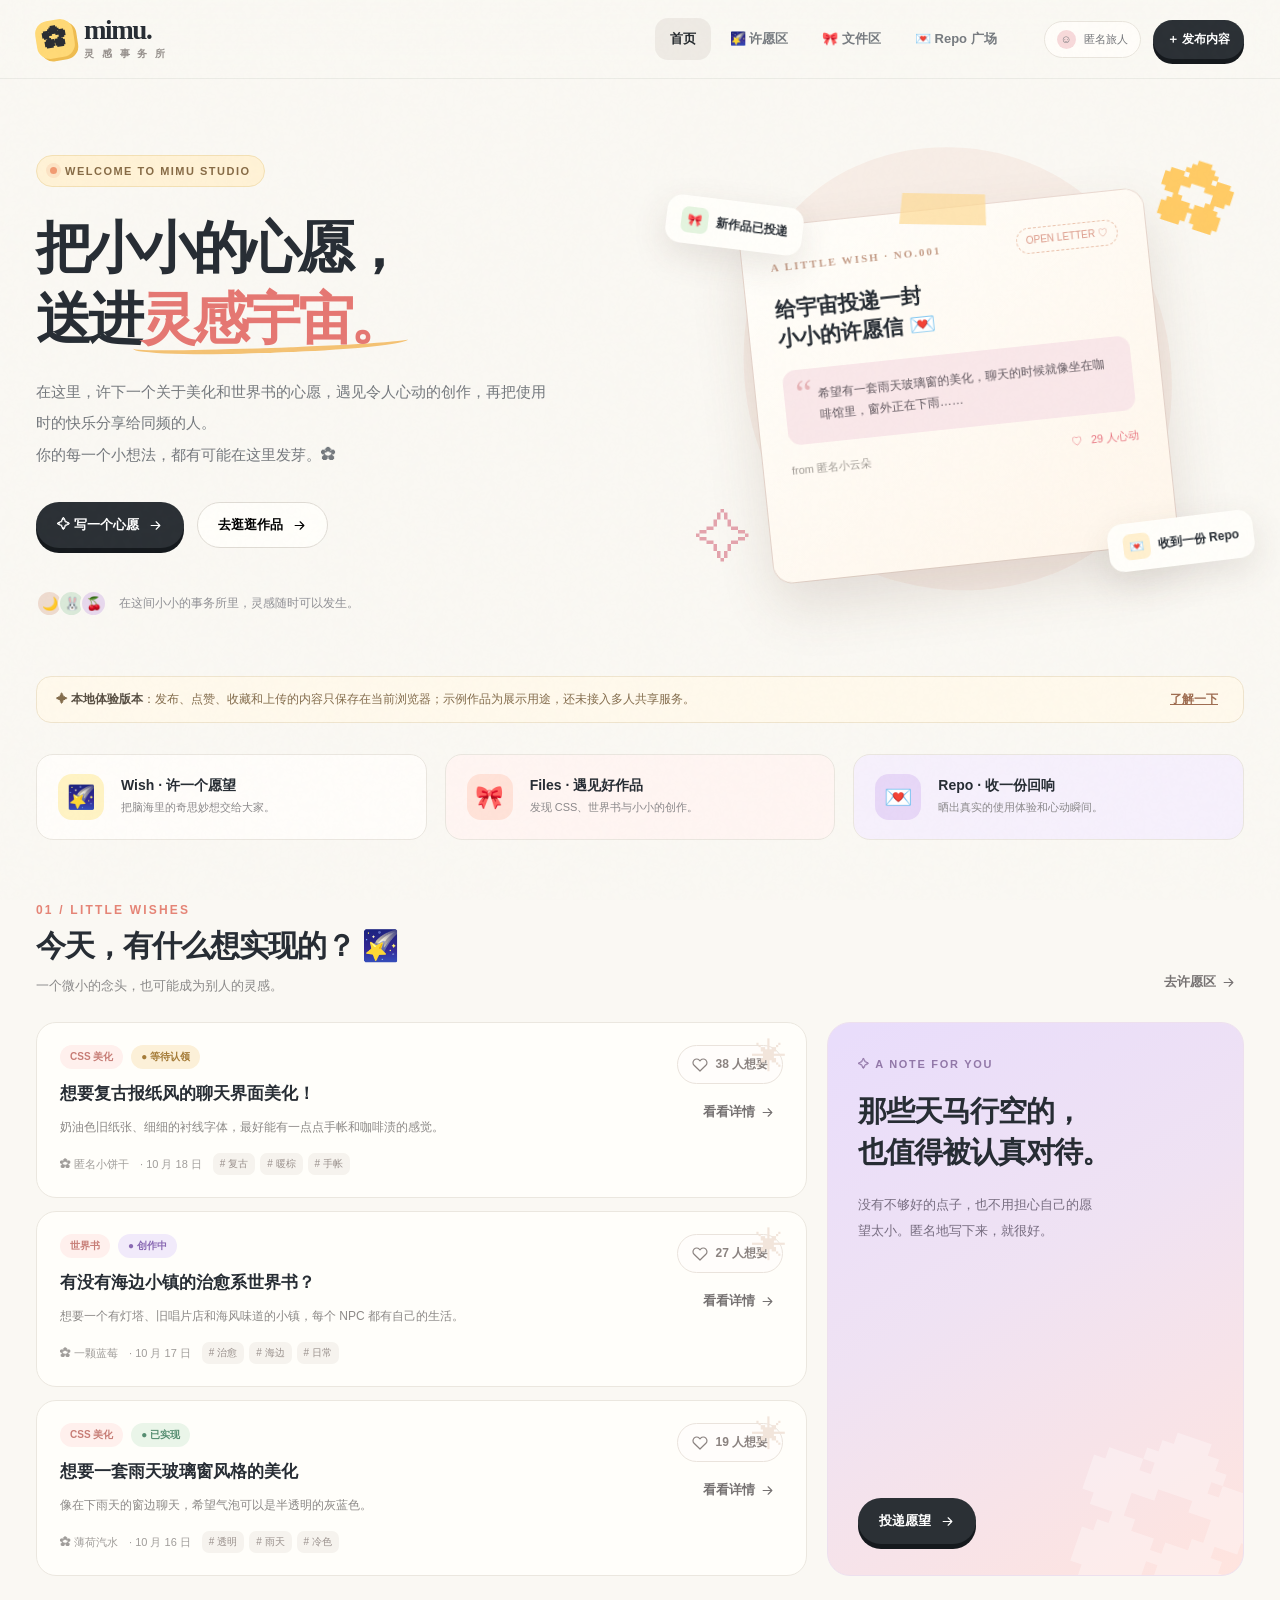
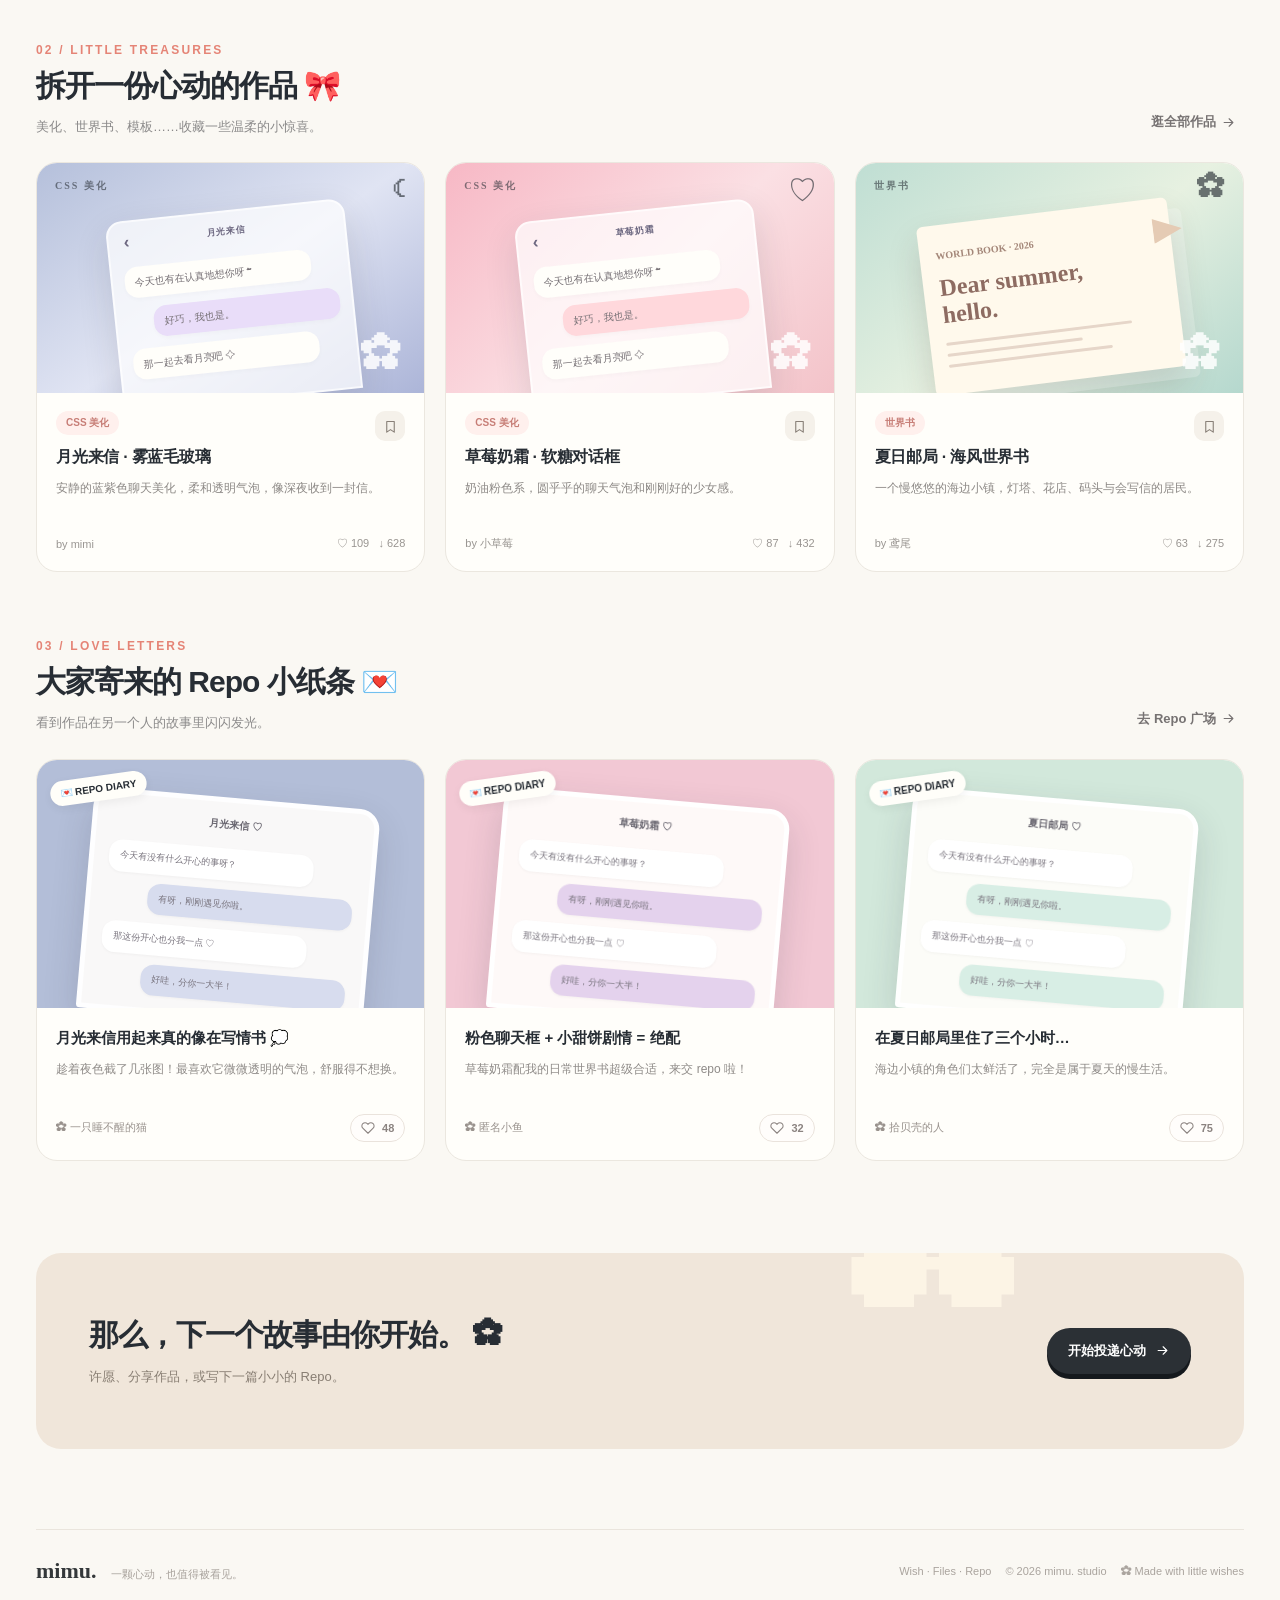
<file: archive/v01-scrapbook.html>
<!DOCTYPE html>
<html lang="zh-CN">
<head>
<meta charset="UTF-8" />
<meta name="viewport" content="width=device-width, initial-scale=1" />
<meta name="theme-color" content="#faf8f3" />
<meta name="description" content="mimu. 灵感事务所——许一个小愿望，收一份好作品，把心动的使用瞬间留在这里。" />
<title>mimu. 灵感事务所 · Wish / Files / Repo</title>
<style>
:root{--ink:#272d34;--muted:#7d8187;--paper:#faf8f3;--white:#fffefa;--line:#e9e5dd;--pink:#ffdedf;--yellow:#ffdd78;--lav:#e9ddfa;--mint:#ddf1e6;--accent:#eb716e;--shadow:0 14px 44px rgba(42,38,34,.07);--radius:22px}
*{box-sizing:border-box}html{scroll-behavior:smooth}body{margin:0;background:var(--paper);color:var(--ink);font-family:-apple-system,BlinkMacSystemFont,"PingFang SC","Noto Sans SC","Microsoft YaHei",sans-serif;-webkit-font-smoothing:antialiased}button,input,textarea,select{font:inherit}button{cursor:pointer}a{color:inherit;text-decoration:none}button:focus-visible,a:focus-visible,input:focus-visible,textarea:focus-visible,select:focus-visible{outline:3px solid #a989e6;outline-offset:3px}::selection{background:#ffe2aa;color:#272d34}body::before{content:"";position:fixed;inset:0;pointer-events:none;z-index:100;background-image:url("data:image/svg+xml,%3Csvg viewBox='0 0 120 120' xmlns='http://www.w3.org/2000/svg'%3E%3Cfilter id='n'%3E%3CfeTurbulence type='fractalNoise' baseFrequency='.82' numOctaves='3' stitchTiles='stitch'/%3E%3C/filter%3E%3Crect width='100%25' height='100%25' filter='url(%23n)' opacity='.08'/%3E%3C/svg%3E");opacity:.17}.container{width:min(1224px,calc(100% - 72px));margin:auto}.icon{width:20px;height:20px;display:inline-block;vertical-align:middle;fill:none;stroke:currentColor;stroke-width:1.8;stroke-linecap:round;stroke-linejoin:round;flex-shrink:0}.tiny-icon{width:15px;height:15px}.site-header{position:sticky;top:0;z-index:50;background:rgba(250,248,243,.87);backdrop-filter:blur(17px);-webkit-backdrop-filter:blur(17px);border-bottom:1px solid rgba(39,45,52,.07)}.header-inner{height:78px;display:flex;gap:32px;align-items:center}.brand{display:flex;align-items:center;gap:10px;flex:0 0 auto}.brand-mark{width:38px;height:38px;border-radius:13px;background:#ffd976;display:grid;place-items:center;color:#2b2d33;transform:rotate(-9deg);box-shadow:3px 3px 0 #eebc50;font-weight:900;font-size:24px}.brand-type{font-family:Georgia,serif;font-weight:bold;font-size:27px;line-height:1;letter-spacing:-1.4px}.brand-small{font:600 10px -apple-system,BlinkMacSystemFont,sans-serif;letter-spacing:2.5px;color:#96908c;display:block;margin-top:3px}.main-nav{display:flex;align-items:center;gap:4px;margin-left:auto}.nav-link{border:0;background:transparent;padding:12px 15px;border-radius:13px;font-size:13px;font-weight:650;color:#777b80;white-space:nowrap;transition:.25s}.nav-link:hover{background:#f2eee7;color:#2a2d32}.nav-link.active{background:#eeeae4;color:#252a2e}.nav-link .mini-dot{width:6px;height:6px;border-radius:50%;display:inline-block;background:#e98380;margin-right:7px;vertical-align:2px}.header-actions{display:flex;align-items:center;gap:12px}.header-identity{border:1px solid var(--line);background:#fffdf9;border-radius:999px;display:flex;align-items:center;gap:8px;font-size:11px;color:#737579;padding:8px 12px;white-space:nowrap}.avatar-pip{width:19px;height:19px;border-radius:50%;background:#f7d9da;display:grid;place-items:center;font-size:11px}.btn{border:1px solid transparent;display:inline-flex;align-items:center;justify-content:center;gap:9px;border-radius:999px;padding:13px 20px;font-size:13px;font-weight:750;transition:transform .22s,box-shadow .22s,background .22s;white-space:nowrap}.btn:hover{transform:translateY(-2px)}.btn:active{transform:scale(.97)}.btn-primary{background:#2b3035;color:#fff;box-shadow:0 5px 0 #15191d}.btn-primary:hover{box-shadow:0 7px 0 #15191d}.btn-yellow{background:var(--yellow);color:var(--ink);box-shadow:0 5px 0 #eabd58}.btn-outline{border-color:#dfdbd4;background:#fffefa}.btn-soft{background:#f4efe9;color:#4d4a47}.btn-small{padding:10px 13px;font-size:12px}.mobile-menu{display:none}.intro-pill{display:inline-flex;align-items:center;gap:8px;font-weight:750;font-size:11px;letter-spacing:1.5px;color:#876b46;text-transform:uppercase;background:#fff2d6;border:1px solid #f3e0b4;padding:9px 13px;border-radius:999px}.intro-pill span{height:7px;width:7px;background:#f19b72;border-radius:50%;box-shadow:0 0 0 4px #fce3c5}.hero{display:grid;grid-template-columns:1.03fr .97fr;min-height:565px;gap:30px;padding-top:67px;padding-bottom:50px;align-items:center}.hero-copy{position:relative;z-index:2}.hero h1{font-weight:850;line-height:1.27;letter-spacing:-3.7px;font-size:clamp(43px,4.4vw,67px);margin:25px 0 21px}.hand-underline{position:relative;display:inline-block;color:#e57772;white-space:nowrap}.hand-underline::after{content:"";position:absolute;height:13px;bottom:2px;left:-3%;width:105%;border-bottom:5px solid #f4c273;border-radius:50%;transform:rotate(-2deg);z-index:-1}.hero-sub{font-size:15px;line-height:2.1;color:#75797e;max-width:510px}.hero-actions{display:flex;gap:13px;margin-top:32px;flex-wrap:wrap}.hero-note{margin-top:42px;display:flex;align-items:center;gap:12px;color:#909095;font-size:12px}.face-stack{display:flex;padding-left:5px}.face-stack i{display:grid;place-items:center;width:27px;height:27px;border:2px solid #faf8f3;border-radius:50%;font-size:13px;margin-left:-5px;font-style:normal}.hero-visual{height:480px;position:relative;display:grid;place-items:center}.hero-glow{position:absolute;width:440px;height:440px;background:#f7ede6;border-radius:48% 52% 51% 49% / 43% 57% 43% 57%;transform:rotate(15deg);top:4px;left:50%;translate:-50% 0;animation:morph 12s ease-in-out infinite alternate}.hero-board{height:356px;width:min(405px,85%);background:linear-gradient(147deg,#fffefa,#fff6eb);box-shadow:0 25px 55px rgba(91,69,56,.15),0 0 0 1px #edddd4;border-radius:19px;position:relative;transform:rotate(-6deg);padding:28px 28px 22px;animation:boardfloat 6s ease-in-out infinite;z-index:2}.tape{position:absolute;top:-15px;left:40%;width:87px;height:31px;background:rgba(254,218,148,.7);transform:rotate(7deg);clip-path:polygon(3% 0,98% 0,100% 100%,0 100%);z-index:5}.board-overline{font:700 11px Georgia,serif;letter-spacing:2px;color:#c49d88}.board-top{display:flex;align-items:center;justify-content:space-between}.board-stamp{border:1px dashed #eac2ac;color:#db9887;border-radius:999px;padding:5px 9px;font-size:10px}.board-heading{font-size:21px;font-weight:800;margin:15px 0 17px;line-height:1.4}.board-wish{border-radius:13px;background:#f9e7e9;padding:16px;font-size:12px;line-height:1.8;color:#625960;position:relative}.board-wish::before{content:'“';font-family:Georgia,serif;font-size:38px;color:#df9ea2;position:absolute;top:-10px;left:12px;opacity:.7}.board-wish span{display:block;padding-left:18px}.board-bottom{display:flex;justify-content:space-between;align-items:center;margin-top:18px;font-size:11px;color:#a09b95}.tiny-heart{color:#e87580;display:flex;align-items:center;gap:6px}.hero-deco{position:absolute;z-index:3}.deco-flower{top:12px;right:10px;font-size:77px;color:#ffcb65;transform:rotate(18deg);animation:spinSlow 16s linear infinite}.deco-spark{bottom:55px;left:4%;font-size:56px;color:#e3a3ac;animation:float 4.5s ease-in-out infinite}.float-tag{position:absolute;z-index:4;border-radius:15px;background:#fffefa;box-shadow:0 12px 35px rgba(70,59,52,.12);padding:11px 15px;font-weight:800;font-size:12px;display:flex;gap:8px;align-items:center}.tag-a{top:55px;left:-7px;transform:rotate(7deg);animation:float 5s ease-in-out infinite}.tag-b{bottom:61px;right:-10px;transform:rotate(-7deg);animation:float 4.5s ease-in-out 1s infinite}.tag-a .ping{background:#e4f4df;border-radius:7px;padding:6px}.tag-b .ping{background:#fff0cf;border-radius:7px;padding:6px}.demo-banner{border:1px solid #efe4cd;background:#fff9ec;padding:13px 19px;border-radius:15px;margin-bottom:31px;display:flex;align-items:center;justify-content:space-between;gap:10px;font-size:12px;color:#846d4d}.demo-banner b{color:#584f43}.demo-banner button{border:0;background:none;color:#9f6d51;text-decoration:underline;font-weight:750}.section{padding:45px 0 22px}.section-head{display:flex;align-items:flex-end;justify-content:space-between;gap:20px;margin-bottom:23px}.eyebrow{font-size:12px;color:#e58476;font-weight:800;letter-spacing:2.2px;text-transform:uppercase;margin:0 0 10px}.section-title{font-size:30px;letter-spacing:-1px;line-height:1.28;margin:0;font-weight:830}.section-desc{font-size:13px;color:#8b8a8a;line-height:1.9;margin:9px 0 0}.text-link{border:0;background:transparent;color:#767272;display:flex;align-items:center;gap:5px;font-size:13px;font-weight:750;padding:8px;transition:.2s}.text-link:hover{color:#e57b73;gap:10px}.three-steps{display:grid;grid-template-columns:repeat(3,minmax(0,1fr));gap:18px;margin-bottom:18px}.step-card{display:flex;align-items:center;gap:17px;padding:19px 21px;border:1px solid #eae6df;border-radius:17px;background:#fffdfa}.step-card:nth-child(2){background:#fff5f2}.step-card:nth-child(3){background:#f6f0fc}.step-icon{height:46px;width:46px;flex-shrink:0;display:grid;place-items:center;border-radius:14px;background:#fff3c4;font-size:23px}.step-card:nth-child(2) .step-icon{background:#ffe2d8}.step-card:nth-child(3) .step-icon{background:#e7d7f7}.step-card b{display:block;font-size:14px;margin-bottom:4px}.step-card p{font-size:11px;margin:0;color:#8b898b;line-height:1.6}.section-split{display:grid;grid-template-columns:minmax(0,1.85fr) minmax(260px,1fr);gap:20px}.wish-list{display:grid;gap:13px}.wish-card{background:#fffefa;border:1px solid #ebe7df;border-radius:20px;padding:22px 23px;position:relative;transition:transform .27s,box-shadow .27s,border-color .27s;overflow:hidden}.wish-card:hover,.file-card:hover,.repo-card:hover{transform:translateY(-5px);box-shadow:0 17px 36px rgba(63,48,38,.09);border-color:#e5d5cb}.wish-card::after{content:"✳";position:absolute;right:19px;top:14px;color:#f2e5db;font-size:35px}.wish-card.wide{display:flex;justify-content:space-between;align-items:flex-start;gap:16px}.wish-main{min-width:0}.wish-top{display:flex;align-items:center;gap:8px;flex-wrap:wrap;margin-bottom:12px}.label{font-size:10px;padding:5px 10px;border-radius:999px;background:#f1ede8;color:#6d6c6a;font-weight:750;display:inline-flex;align-items:center;gap:4px}.label.pink{background:#fff0ed;color:#c77d76}.label.mint{background:#eaf5e9;color:#568d71}.label.purple{background:#f1eafa;color:#8a6ab3}.label.yellow{background:#fcf0d8;color:#a57c39}.wish-card h3{font-size:17px;font-weight:800;margin:0 0 10px;line-height:1.5}.wish-desc{color:#8c8987;font-size:12px;line-height:1.8;max-width:560px;margin:0 0 15px;display:-webkit-box;-webkit-line-clamp:2;-webkit-box-orient:vertical;overflow:hidden}.wish-meta{display:flex;align-items:center;gap:11px;color:#a09d9a;font-size:11px;flex-wrap:wrap}.tag-list{display:flex;gap:5px;flex-wrap:wrap}.hash-tag{background:#f6f3ee;border-radius:7px;padding:4px 7px;color:#99908c;font-size:10px}.wish-side{display:flex;flex-direction:column;gap:11px;justify-content:space-between;align-items:flex-end;flex-shrink:0}.like-btn{display:inline-flex;align-items:center;gap:7px;border-radius:999px;border:1px solid #eae3dc;background:#fffdfb;color:#8b8380;padding:10px 14px;font-weight:780;font-size:12px;transition:.22s}.like-btn:hover{border-color:#f0c3c7;background:#fff3f3}.like-btn.liked{border-color:#f2c7cb;color:#da6c75;background:#fff2f4}.like-btn .icon{width:16px;height:16px}.like-btn.liked svg{fill:#f7bcc2}.featured-note{background:linear-gradient(150deg,#e9ddfb 3%,#efe2f3 45%,#ffe4de 100%);border-radius:23px;min-height:100%;padding:31px 30px;position:relative;overflow:hidden;display:flex;flex-direction:column;justify-content:space-between;border:1px solid #ede0ee}.featured-note::after{content:"✿";position:absolute;font-size:192px;color:rgba(255,255,255,.32);right:-20px;bottom:-72px;transform:rotate(19deg)}.featured-note .featured-label{font-size:11px;font-weight:800;letter-spacing:1.7px;color:#9278a8;position:relative;z-index:1}.featured-note h3{font-size:29px;letter-spacing:-1px;line-height:1.42;margin:19px 0;position:relative;z-index:1}.featured-note p{max-width:240px;color:#776d80;font-size:13px;line-height:2;position:relative;z-index:1}.featured-note .featured-foot{position:relative;z-index:1;margin-top:25px}.file-grid{display:grid;grid-template-columns:repeat(3,minmax(0,1fr));gap:20px}.file-card{background:#fffefa;border:1px solid #ebe7df;border-radius:21px;overflow:hidden;transition:transform .28s,box-shadow .28s,border-color .28s;cursor:pointer}.cover-art{position:relative;height:230px;overflow:hidden;display:grid;place-items:center}.cover-art .corner-type{position:absolute;left:18px;top:16px;font:800 10px Georgia,serif;letter-spacing:2px;z-index:2;opacity:.58}.cover-art .corner-star{position:absolute;right:17px;top:8px;font-size:29px;opacity:.65;z-index:2}.theme-moon{background:linear-gradient(145deg,#b5c0db,#e0e4f3 52%,#acb5d8)}.theme-rose{background:linear-gradient(135deg,#f7b8c5,#fbe0e4 54%,#f3c3c9)}.theme-mint{background:linear-gradient(140deg,#bfded3,#e7f1e1 54%,#b5d8ce)}.theme-coffee{background:linear-gradient(135deg,#dbc0a5,#f0e1d2 55%,#c5a58a)}.theme-lavender{background:linear-gradient(135deg,#ccbdec,#eee4f6 55%,#dfc5e9)}.theme-butter{background:linear-gradient(135deg,#f3d596,#fbeccb 55%,#eace8f)}.theme-blue{background:linear-gradient(135deg,#b5ddeb,#e1f3f8 60%,#b5d0e7)}.art-device{width:62%;height:191px;background:rgba(255,255,255,.7);border-radius:16px 16px 0 0;box-shadow:0 13px 35px rgba(43,42,59,.14);padding:13px 12px;transform:rotate(-6deg) translateY(27px);border:2px solid rgba(255,255,255,.65)}.art-device-head{display:flex;align-items:center;justify-content:center;gap:4px;font-size:9px;letter-spacing:1px;color:#6c6780;font-weight:750;margin-bottom:19px}.art-device-head::before{content:'‹';position:absolute;left:15px;font-size:17px}.art-bubble{height:auto;padding:8px 10px;border-radius:13px;max-width:88%;background:#fffefa;color:#756f74;font-size:10px;margin-bottom:10px;line-height:1.5;box-shadow:0 2px 4px rgba(0,0,0,.025)}.art-bubble.right{margin-left:auto;background:#e9ddf9}.theme-rose .art-bubble.right{background:#ffd8dc}.theme-mint .art-bubble.right{background:#d6eadf}.theme-coffee .art-bubble.right{background:#dfc8b2}.theme-butter .art-bubble.right{background:#f6dfa4}.theme-blue .art-bubble.right{background:#cae7f8}.art-daisy{position:absolute;right:21px;bottom:14px;font-size:42px;color:rgba(255,255,255,.85)}.art-journal{height:170px;width:65%;transform:rotate(-7deg) translateY(19px);border-radius:6px;background:#fff9ec;box-shadow:13px 12px 0 rgba(255,255,255,.2),0 17px 33px rgba(64,50,45,.18);padding:20px 16px;position:relative}.art-journal:after{content:'';position:absolute;right:-12px;top:20px;width:29px;height:25px;background:#e5cbb4;clip-path:polygon(0 0,100% 50%,0 100%)}.art-journal small{font:700 10px Georgia,serif;color:#a48779}.art-journal h4{font:800 24px Georgia,serif;color:#8e6c62;margin:12px 0 14px}.art-journal .rule{height:3px;background:#e6d6c9;width:85%;margin:8px 0;border-radius:4px}.art-journal .rule:nth-of-type(2){width:62%}.art-journal .rule:nth-of-type(3){width:75%}.art-file{background:rgba(255,255,255,.75);border:2px solid #fff;border-radius:16px;transform:rotate(-7deg);padding:18px;width:65%;box-shadow:0 17px 35px rgba(65,48,41,.13)}.art-file .file-glyph{font-size:42px}.art-file .line{height:8px;border-radius:7px;background:rgba(75,67,61,.12);margin-top:12px}.art-file .line.small{width:60%}.file-content{padding:18px 19px 20px}.file-title-row{display:flex;justify-content:space-between;gap:8px;align-items:flex-start}.file-card h3{margin:1px 0 9px;font-size:16px;letter-spacing:-.25px;line-height:1.5}.file-card p{font-size:12px;color:#8d8986;line-height:1.8;margin:0 0 16px;display:-webkit-box;-webkit-line-clamp:2;-webkit-box-orient:vertical;overflow:hidden;height:42px}.file-meta{display:flex;align-items:center;justify-content:space-between;gap:8px;font-size:11px;color:#999591}.bookmark-btn{border:0;background:#f5f1ea;width:30px;height:30px;display:grid;place-items:center;border-radius:10px;color:#898078}.bookmark-btn.saved{background:#fff0e4;color:#de825f}.repo-grid{display:grid;grid-template-columns:repeat(3,minmax(0,1fr));gap:20px}.repo-card{background:#fffefa;border:1px solid #ebe7df;border-radius:21px;overflow:hidden;transition:transform .28s,box-shadow .28s,border-color .28s;cursor:pointer}.repo-image{height:248px;position:relative;overflow:hidden;background:#f4e2e6;display:grid;place-items:center}.repo-image.theme-moon{background:#b3bed8}.repo-image.theme-rose{background:#f2c8d4}.repo-image.theme-mint{background:#d2e8db}.repo-image.theme-lavender{background:#e5d8ef}.repo-image.theme-coffee{background:#e8d4bf}.repo-image.theme-butter{background:#f5e1ab}.repo-image>img{height:100%;width:100%;object-fit:cover}.repo-image .fake-chat{width:74%;height:222px;transform:rotate(5deg) translateY(25px);background:rgba(255,253,251,.92);border:5px solid rgba(255,255,255,.87);border-radius:20px 20px 4px 4px;padding:15px;box-shadow:0 13px 35px rgba(45,43,62,.16);overflow:hidden}.fake-chat .chat-title{font-size:10px;font-weight:800;text-align:center;margin-bottom:17px;color:#68656f}.fake-chat .bubble{padding:9px 11px;background:#fff;max-width:83%;font-size:9px;color:#77727c;line-height:1.5;border-radius:13px;margin:9px 0;box-shadow:0 1px 3px rgba(0,0,0,.04)}.fake-chat .bubble.me{margin-left:auto;background:#e4d2ed}.theme-moon .fake-chat .bubble.me{background:#d7dcee}.theme-mint .fake-chat .bubble.me{background:#d8eee5}.theme-coffee .fake-chat .bubble.me{background:#e8d6c2}.theme-butter .fake-chat .bubble.me{background:#f8e3b0}.repo-image .repo-sticker{position:absolute;left:13px;top:16px;border-radius:999px;background:#fffef9;padding:7px 10px;font-size:10px;font-weight:800;transform:rotate(-8deg);box-shadow:0 3px 10px rgba(0,0,0,.06)}.repo-content{padding:18px 19px}.repo-content h3{font-size:15px;margin:0 0 9px;line-height:1.6}.repo-content p{font-size:12px;line-height:1.7;color:#8f8b88;display:-webkit-box;-webkit-line-clamp:2;-webkit-box-orient:vertical;overflow:hidden;margin:0 0 15px;min-height:40px}.repo-footer{display:flex;align-items:center;justify-content:space-between;color:#99928d;font-size:11px;gap:5px}.repo-footer .like-btn{padding:6px 10px;font-size:11px}.repo-footer .like-btn svg{width:14px;height:14px}.page-top{padding:58px 0 26px;display:flex;justify-content:space-between;align-items:flex-end;gap:15px}.page-top h1{font-size:clamp(32px,4vw,49px);letter-spacing:-2px;margin:7px 0 12px}.page-top p{color:#888581;font-size:13px;line-height:1.8;margin:0;max-width:630px}.page-marker{font-family:Georgia,serif;font-weight:900;color:#e0d9d0;font-size:120px;line-height:1;user-select:none}.toolbar{display:flex;gap:10px;align-items:center;flex-wrap:wrap;margin:18px 0 26px}.chip{border:1px solid #e7e2da;background:#fffefa;border-radius:999px;padding:10px 16px;font-size:12px;color:#85817d;font-weight:750;transition:.22s}.chip:hover{border-color:#cfc5bc;color:#343335}.chip.active{background:#292e33;border-color:#292e33;color:#fff}.toolbar-end{margin-left:auto;display:flex;align-items:center;gap:9px}.select{background:#fffefa;color:#706f70;border:1px solid #e7e2da;border-radius:999px;padding:10px 14px;font-size:12px}.searchbox{display:flex;align-items:center;gap:8px;border:1px solid #e6e0d8;border-radius:999px;background:#fffefa;padding:10px 13px;min-width:185px}.searchbox input{width:145px;outline:0;border:0;background:transparent;font-size:12px;color:#444}.searchbox input::placeholder{color:#aaa4a0}.searchbox svg{color:#aaa29e}.empty-state{text-align:center;padding:72px 20px;background:#fffefa;border:1px dashed #e6dcd0;border-radius:20px;color:#8b827e}.empty-state .emoji{font-size:49px;display:block;margin-bottom:15px}.empty-state h3{margin:0 0 10px;color:#363536}.empty-state p{font-size:13px}.bottom-cta{margin:70px auto 0;background:#f0e6da;border-radius:25px;min-height:196px;padding:40px 53px;display:flex;align-items:center;justify-content:space-between;gap:25px;position:relative;overflow:hidden}.bottom-cta:after{content:'✿';font-size:200px;position:absolute;right:17%;top:-130px;color:#fff8e8;opacity:.8}.bottom-cta h2{margin:0 0 12px;font-size:30px;letter-spacing:-1px;position:relative;z-index:1}.bottom-cta p{margin:0;color:#887e73;font-size:13px;position:relative;z-index:1}.bottom-cta button{position:relative;z-index:1}.footer{margin-top:80px;padding:28px 0 35px;border-top:1px solid #eae5dd;display:flex;align-items:center;justify-content:space-between;color:#aaa49e;font-size:11px;gap:13px}.footer b{font:700 22px Georgia,serif;color:#34383a}.footer-right{display:flex;align-items:center;gap:14px}.fade-in{animation:rise .52s cubic-bezier(.19,1,.22,1) both}.modal-backdrop{position:fixed;inset:0;z-index:90;background:rgba(29,29,32,.37);backdrop-filter:blur(5px);display:flex;align-items:center;justify-content:center;padding:20px;animation:opacityIn .2s ease}.modal{width:min(580px,100%);max-height:min(92vh,890px);overflow:auto;background:#fffdfa;border:1px solid #f0e5df;border-radius:26px;box-shadow:0 25px 100px rgba(39,35,38,.24);padding:29px;position:relative;animation:pop .3s cubic-bezier(.16,1,.3,1)}.modal.detail-modal{width:min(750px,100%)}.modal-close{position:absolute;top:20px;right:20px;width:34px;height:34px;border:0;background:#f5f0eb;border-radius:50%;display:grid;place-items:center;z-index:3}.modal-head{padding-right:35px}.modal-head .eyebrow{font-size:11px}.modal h2{font-size:26px;letter-spacing:-1px;margin:5px 0 10px}.modal .hint{color:#99918b;font-size:12px;line-height:1.8;margin:0 0 21px}.modal-tabs{background:#f6f2ed;display:flex;gap:4px;padding:5px;border-radius:13px;margin-bottom:22px}.modal-tabs button{flex:1;border:0;background:transparent;color:#8a8481;border-radius:10px;padding:10px 8px;font-size:12px;font-weight:800}.modal-tabs button.active{background:#fffdf9;color:#292d32;box-shadow:0 2px 8px #e8dfd5}.form-field{margin:0 0 17px}.form-label{font-size:12px;font-weight:800;display:block;margin-bottom:9px}.form-input,.form-textarea,.form-select{width:100%;border:1px solid #e9e3dc;background:#fffefa;border-radius:12px;padding:13px 14px;color:#34373b;outline:0;font-size:13px;transition:border .2s}.form-input:focus,.form-textarea:focus,.form-select:focus{border-color:#d3abd1}.form-textarea{resize:vertical;min-height:110px;line-height:1.8}.form-select{appearance:none}.form-note{font-size:11px;line-height:1.7;color:#a09a94;margin:7px 0 0}.form-row{display:grid;grid-template-columns:1fr 1fr;gap:13px}.upload-box{border:1.5px dashed #d8cac3;border-radius:15px;background:#faf7f4;text-align:center;padding:22px;color:#77716e;transition:.2s;position:relative}.upload-box.dragover{border-color:#e67f86;background:#fff2ef}.upload-box strong{display:block;color:#665f60;font-size:12px;margin-bottom:5px}.upload-box p{margin:4px 0;font-size:11px}.upload-box input{position:absolute;inset:0;width:100%;opacity:0;cursor:pointer}.upload-box .upload-emoji{font-size:25px;display:block;margin-bottom:8px}.file-selected{font-size:12px;font-weight:750;color:#b0767a;margin:9px 0 0}.form-actions{display:flex;align-items:center;justify-content:space-between;gap:10px;margin-top:22px}.form-actions small{font-size:10px;color:#a49c96;line-height:1.5}.swatches{display:flex;gap:9px;flex-wrap:wrap}.swatch{width:32px;height:32px;border-radius:11px;border:3px solid #fff;box-shadow:0 0 0 1px #e9e3dd;cursor:pointer}.swatch.chosen{box-shadow:0 0 0 2px #333}.swatch.theme-moon{background:#bbc5e2}.swatch.theme-rose{background:#ffd6dd}.swatch.theme-mint{background:#cfeadf}.swatch.theme-coffee{background:#dec4a8}.swatch.theme-lavender{background:#e4d4f1}.swatch.theme-butter{background:#f9dda0}.swatch.theme-blue{background:#cae5ef}.detail-visual{border-radius:17px;margin-bottom:20px;overflow:hidden}.detail-visual .cover-art{height:284px}.detail-visual .repo-image{height:310px}.detail-body h2{font-size:27px;margin:7px 0 15px}.detail-body p{font-size:14px;color:#76726e;line-height:2.1;white-space:pre-wrap}.detail-sep{height:1px;background:#eee8e0;margin:22px 0}.detail-foot{display:flex;align-items:center;gap:10px;flex-wrap:wrap;margin-top:22px}.detail-meta{display:flex;gap:13px;flex-wrap:wrap;font-size:12px;color:#a39a94}.preview-pictures{display:flex;overflow-x:auto;gap:10px;margin:13px 0}.preview-pictures img{height:115px;width:116px;object-fit:cover;border-radius:11px;border:1px solid #e5dfd6}.image-picker-previews{display:flex;gap:9px;flex-wrap:wrap;margin-top:11px}.image-picker-previews img{height:72px;width:72px;object-fit:cover;border-radius:8px}.badge-alert{display:inline-block;border-radius:999px;background:#fbf0dc;padding:6px 10px;color:#9a743a;font-size:10px;font-weight:800}.toast-host{position:fixed;z-index:130;bottom:24px;left:50%;transform:translateX(-50%);pointer-events:none}.toast{padding:13px 20px;background:#33353a;color:#fff;border-radius:999px;box-shadow:0 10px 35px rgba(0,0,0,.2);font-size:12px;font-weight:700;margin-top:9px;animation:pop .25s ease}.top-progress{position:fixed;top:0;left:0;height:3px;background:#eaa3a3;width:0;z-index:80;transition:width .1s}.hidden{display:none!important}.disabled{opacity:.55;cursor:not-allowed}.stat-line{font-size:11px;color:#a49d96;margin:18px 0 0}.stat-line strong{color:#5a5857}body.modal-open{overflow:hidden} @keyframes rise{from{opacity:0;transform:translateY(15px)}to{opacity:1;transform:translateY(0)}}@keyframes pop{from{opacity:0;transform:scale(.96) translateY(10px)}to{opacity:1;transform:scale(1) translateY(0)}}@keyframes opacityIn{from{opacity:0}to{opacity:1}}@keyframes boardfloat{0%,100%{transform:rotate(-6deg) translateY(0)}50%{transform:rotate(-4deg) translateY(-11px)}}@keyframes float{0%,100%{translate:0 0}50%{translate:0 -10px}}@keyframes morph{0%{border-radius:48% 52% 51% 49% / 43% 57% 43% 57%;rotate:0deg}100%{border-radius:55% 45% 46% 54% / 55% 42% 58% 45%;rotate:25deg}}@keyframes spinSlow{to{transform:rotate(378deg)}}@media(max-width:1050px){.container{width:min(100% - 46px,1224px)}.header-inner{gap:12px}.main-nav{gap:0}.nav-link{padding:11px 9px}.header-identity{display:none}.hero{min-height:510px;gap:6px}.hero h1{font-size:51px}.hero-visual{scale:.87;transform-origin:center}.file-grid,.repo-grid{gap:15px}.cover-art{height:208px}}@media(max-width:760px){.container{width:calc(100% - 34px)}.header-inner{height:66px}.brand-mark{width:34px;height:34px;font-size:20px}.brand-type{font-size:24px}.brand-small{font-size:8px}.main-nav{position:fixed;top:66px;left:0;right:0;background:rgba(250,248,243,.98);padding:10px 16px 13px;display:flex;justify-content:space-around;border-bottom:1px solid #eae5df;transform:translateY(-14px);opacity:0;visibility:hidden;pointer-events:none;transition:transform .25s,opacity .25s,visibility .25s;box-shadow:0 9px 17px rgba(0,0,0,.04);z-index:51}.main-nav.open{transform:translateY(0);opacity:1;visibility:visible;pointer-events:auto}.mobile-menu{display:grid;place-items:center;border:1px solid #e5dfd6;background:#fffefa;border-radius:11px;width:35px;height:35px}.header-actions{margin-left:auto}.header-actions .btn{padding:10px 13px;font-size:11px}.header-actions .btn .icon{width:15px}.hero{display:flex;flex-direction:column;min-height:auto;padding-top:44px;padding-bottom:12px}.hero-copy{width:100%}.hero h1{font-size:clamp(40px,10.5vw,59px);line-height:1.35;letter-spacing:-2.3px;margin-top:22px}.hero-sub{font-size:13px}.hero-actions{margin-top:20px}.hero-note{margin-top:25px}.hero-visual{height:342px;width:100%;scale:.8;margin-top:-12px;margin-bottom:-18px}.hero-board{width:min(390px,93%);height:335px}.hero-glow{height:375px;width:375px;max-width:100%}.deco-flower{right:-25px}.tag-a{left:-8px}.tag-b{right:-20px}.three-steps{grid-template-columns:1fr;gap:10px}.step-card{padding:14px 17px}.section{padding-top:31px}.section-split{grid-template-columns:1fr}.featured-note{min-height:235px}.section-title{font-size:25px}.file-grid,.repo-grid{grid-template-columns:repeat(2,minmax(0,1fr));gap:13px}.cover-art{height:180px}.file-content,.repo-content{padding:14px}.file-card h3,.repo-content h3{font-size:14px}.repo-image{height:190px}.repo-image .fake-chat{height:183px}.section-head{align-items:flex-start}.page-top{padding:45px 0 16px}.page-marker{display:none}.toolbar{gap:7px}.chip{padding:9px 11px;font-size:11px}.toolbar-end{width:100%;margin:8px 0 0}.searchbox{flex:1;min-width:0}.searchbox input{width:100%}.bottom-cta{padding:32px;flex-direction:column;align-items:flex-start;gap:20px}.bottom-cta h2{font-size:26px}.footer{flex-direction:column;align-items:flex-start;margin-top:48px}.wish-card.wide{display:block}.wish-side{flex-direction:row;align-items:center;margin-top:14px}.demo-banner{align-items:flex-start}.modal{padding:23px 18px}.form-row{grid-template-columns:1fr}}@media(max-width:450px){.file-grid,.repo-grid{grid-template-columns:1fr 1fr;gap:10px}.cover-art{height:160px}.art-device{height:155px;width:75%;padding:9px}.art-device-head{margin-bottom:9px}.art-bubble{padding:5px 7px;font-size:8px;margin-bottom:6px}.file-card p{display:none}.file-title-row{min-height:43px}.file-meta{font-size:10px}.repo-image{height:165px}.repo-image .fake-chat{width:86%;height:160px;padding:9px}.repo-content h3{font-size:13px}.repo-content p{font-size:11px}.hero-visual{width:115%;margin-left:-7.5%}.btn{padding:12px 16px}.section-title{font-size:23px}}@media(prefers-reduced-motion:reduce){*,*::before,*::after{scroll-behavior:auto!important;animation:none!important;transition:none!important}}
</style>
</head>
<body>
<div class="top-progress" id="topProgress"></div>
<header class="site-header"><div class="container header-inner"><a href="#" class="brand" id="brand" aria-label="mimu 首页"><span class="brand-mark">✿</span><span><span class="brand-type">mimu.</span><small class="brand-small">灵 感 事 务 所</small></span></a><nav class="main-nav" id="mainNav" aria-label="主导航"><button type="button" class="nav-link active" data-nav="home">首页</button><button type="button" class="nav-link" data-nav="wish">🌠 许愿区</button><button type="button" class="nav-link" data-nav="files">🎀 文件区</button><button type="button" class="nav-link" data-nav="repo">💌 Repo 广场</button></nav><div class="header-actions"><span class="header-identity"><span class="avatar-pip">☺</span><span id="identityLabel">匿名旅人</span></span><button class="btn btn-primary btn-small" id="headerCreate">＋ 发布内容</button><button type="button" class="mobile-menu" id="mobileMenu" aria-label="打开导航菜单">☰</button></div></div></header>
<main id="app" class="container" aria-live="polite"></main>
<footer class="container footer"><div><b>mimu.</b><span style="margin-left:14px">一颗心动，也值得被看见。</span></div><div class="footer-right"><span>Wish · Files · Repo</span><span>© 2026 mimu. studio</span><span>✿ Made with little wishes</span></div></footer>
<div id="modalRoot"></div><div id="toastHost" class="toast-host" aria-live="polite"></div>
<script>
'use strict';
const $=(sel,root=document)=>root.querySelector(sel);
const $$=(sel,root=document)=>Array.from(root.querySelectorAll(sel));
const ICONS={heart:'<path d="M20.8 4.6a5.5 5.5 0 0 0-7.8 0L12 5.7l-1.1-1.1a5.5 5.5 0 1 0-7.8 7.8L12 21l8.8-8.6a5.5 5.5 0 0 0 0-7.8Z"/>',arrow:'<path d="M5 12h14m-6-6 6 6-6 6"/>',up:'<path d="m7 14 5-5 5 5"/>',spark:'<path d="m12 3 1.9 6.1L20 11l-6.1 1.9L12 19l-1.9-6.1L4 11l6.1-1.9L12 3Zm7 13 .8 2.2L22 19l-2.2.8L19 22l-.8-2.2L16 19l2.2-.8L19 16Z"/>',download:'<path d="M12 3v12m-4-4 4 4 4-4M5 17v4h14v-4"/>',bookmark:'<path d="M6 4h12v17l-6-4-6 4V4Z"/>',search:'<circle cx="10.8" cy="10.8" r="6.8"/><path d="m16 16 5 5"/>',close:'<path d="M5 5l14 14M19 5 5 19"/>',external:'<path d="M13 5h6v6M19 5l-9 9M19 13v6H5V5h6"/>',file:'<path d="M6 3h9l4 4v14H6zM15 3v4h4M9 12h7m-7 4h7"/>',camera:'<path d="M4 7h4l2-3h4l2 3h4v13H4V7Z"/><circle cx="12" cy="13" r="3"/>',leaf:'<path d="M20 4c-11 0-15 5-15 12a4 4 0 0 0 4 4c7 0 12-4 11-16ZM4 21c3-7 6-10 12-13"/>',check:'<path d="m4 12 5 5L20 6"/>',link:'<path d="M10 13a5 5 0 0 0 7 .3l3-3a5 5 0 0 0-7-7l-1.7 1.7M14 11a5 5 0 0 0-7-.3l-3 3a5 5 0 0 0 7 7L12.7 19"/>'};
const ic=(name,cls='')=>`<svg viewBox="0 0 24 24" class="icon ${cls}" aria-hidden="true">${ICONS[name]||ICONS.spark}</svg>`;
const esc=s=>String(s??'').replace(/[&<>"']/g,c=>({'&':'&amp;','<':'&lt;','>':'&gt;','"':'&quot;',"'":'&#39;'}[c]));
const id=()=>Date.now().toString(36)+Math.random().toString(36).slice(2,8);
const demoWishes=[
{id:'w1',title:'想要复古报纸风的聊天界面美化！',desc:'奶油色旧纸张、细细的衬线字体，最好能有一点点手帐和咖啡渍的感觉。',category:'CSS 美化',tags:['复古','暖棕','手帐'],votes:38,status:'等待认领',author:'匿名小饼干',created:'2026-10-18'},
{id:'w2',title:'有没有海边小镇的治愈系世界书？',desc:'想要一个有灯塔、旧唱片店和海风味道的小镇，每个 NPC 都有自己的生活。',category:'世界书',tags:['治愈','海边','日常'],votes:27,status:'创作中',author:'一颗蓝莓',created:'2026-10-17'},
{id:'w3',title:'想要一套雨天玻璃窗风格的美化',desc:'像在下雨天的窗边聊天，希望气泡可以是半透明的灰蓝色。',category:'CSS 美化',tags:['透明','雨天','冷色'],votes:19,status:'已实现',author:'薄荷汽水',created:'2026-10-16',fileId:'f1'},
{id:'w4',title:'想收集一些世界书排版小模板',desc:'希望有可复用的角色关系表、地点设定与事件时间线，方便大家自己改。',category:'资源 / 模板',tags:['排版','世界书'],votes:31,status:'等待认领',author:'匿名小猫',created:'2026-10-15'},
{id:'w5',title:'葡萄紫和银色搭配的梦核聊天框',desc:'不用太复杂，想要轻飘飘的星光、月亮和很可爱的圆角。',category:'CSS 美化',tags:['梦核','紫色'],votes:24,status:'等待认领',author:'云朵收集员',created:'2026-10-14'},
{id:'w6',title:'赛博城市背景的可互动世界书',desc:'雨夜霓虹城市、地下咖啡馆、分支事件！希望有丰富的探索感。',category:'世界书',tags:['赛博','剧情','探索'],votes:16,status:'创作中',author:'匿名旅人',created:'2026-10-12'}];
const demoFiles=[
{id:'f1',title:'月光来信 · 雾蓝毛玻璃',desc:'安静的蓝紫色聊天美化，柔和透明气泡，像深夜收到一封信。',type:'CSS 美化',author:'mimi',tags:['月光','毛玻璃'],theme:'moon',art:'chat',emoji:'☾',likes:109,downloads:628,version:'v1.2',created:'2026-10-18'},
{id:'f2',title:'草莓奶霜 · 软糖对话框',desc:'奶油粉色系，圆乎乎的聊天气泡和刚刚好的少女感。',type:'CSS 美化',author:'小草莓',tags:['粉色','甜妹'],theme:'rose',art:'chat',emoji:'♡',likes:87,downloads:432,version:'v1.0',created:'2026-10-17'},
{id:'f3',title:'夏日邮局 · 海风世界书',desc:'一个慢悠悠的海边小镇，灯塔、花店、码头与会写信的居民。',type:'世界书',author:'鸢尾',tags:['治愈','海边'],theme:'mint',art:'journal',emoji:'✿',likes:63,downloads:275,version:'v2.0',created:'2026-10-15'},
{id:'f4',title:'日落拿铁 · 复古 CSS',desc:'旧胶片、咖啡馆与暖暖的纸质氛围，适合每一个慢下来的夜晚。',type:'CSS 美化',author:'午后三点',tags:['复古','咖啡'],theme:'coffee',art:'chat',emoji:'☕',likes:52,downloads:319,version:'v1.1',created:'2026-10-14'},
{id:'f5',title:'银河备忘录 · 角色关系表',desc:'为复杂世界书准备的人物关系、剧情分支与时序记录模板。',type:'资源 / 模板',author:'mimi',tags:['模板','世界书'],theme:'lavender',art:'file',emoji:'✧',likes:39,downloads:178,version:'v1.0',created:'2026-10-13'},
{id:'f6',title:'柠檬气泡 · 清爽输入框',desc:'轻量级暖黄小组件，适合搭配明亮风格的聊天界面。',type:'HTML / 组件',author:'一块蛋糕',tags:['清爽','组件'],theme:'butter',art:'file',emoji:'☼',likes:35,downloads:143,version:'v1.0',created:'2026-10-11'}];
const demoRepos=[
{id:'r1',title:'月光来信用起来真的像在写情书 💭',desc:'趁着夜色截了几张图！最喜欢它微微透明的气泡，舒服得不想换。',author:'一只睡不醒的猫',fileId:'f1',theme:'moon',likes:48,created:'2026-10-18',images:[]},
{id:'r2',title:'粉色聊天框 + 小甜饼剧情 = 绝配',desc:'草莓奶霜配我的日常世界书超级合适，来交 repo 啦！',author:'匿名小鱼',fileId:'f2',theme:'rose',likes:32,created:'2026-10-17',images:[]},
{id:'r3',title:'在夏日邮局里住了三个小时…',desc:'海边小镇的角色们太鲜活了，完全是属于夏天的慢生活。',author:'拾贝壳的人',fileId:'f3',theme:'mint',likes:75,created:'2026-10-16',images:[]},
{id:'r4',title:'喜欢这种旧旧的奶咖氛围 ☕',desc:'一个下午的聊天截图，配上日落拿铁真的特别温柔。',author:'桃子酱',fileId:'f4',theme:'coffee',likes:21,created:'2026-10-15',images:[]},
{id:'r5',title:'给自己的小宇宙留一页备忘录',desc:'试了银河备忘录，整理设定超级方便，终于不怕忘记人物关系啦。',author:'匿名旅人',fileId:'f5',theme:'lavender',likes:29,created:'2026-10-13',images:[]}];
const STORAGE_KEY='mimu.studio.demo.v1';let state={tab:'home',filter:'全部',sort:'recent',search:'',data:{wishes:demoWishes,files:demoFiles,repos:demoRepos},likes:{wish:[],files:[],repo:[]},saved:[],nick:'匿名旅人',modal:null,modalTab:'wish',fileRef:null};
try{const saved=JSON.parse(localStorage.getItem(STORAGE_KEY));if(saved){state.data={wishes:saved.data?.wishes||demoWishes,files:saved.data?.files||demoFiles,repos:saved.data?.repos||demoRepos};state.likes=saved.likes||state.likes;state.saved=saved.saved||[];state.nick=saved.nick||state.nick}}catch(e){console.warn('localStorage unavailable',e)}
const save=()=>{try{localStorage.setItem(STORAGE_KEY,JSON.stringify({data:state.data,likes:state.likes,saved:state.saved,nick:state.nick}))}catch(e){toast('本地存储空间不足，文字数据可能未保存')}};
let dbPromise=null;function db(){if(!('indexedDB' in window))return Promise.reject(new Error('当前浏览器不支持 IndexedDB'));if(!dbPromise)dbPromise=new Promise((resolve,reject)=>{const req=indexedDB.open('mimu-attachments',1);req.onupgradeneeded=()=>{const d=req.result;if(!d.objectStoreNames.contains('assets'))d.createObjectStore('assets',{keyPath:'id'})};req.onsuccess=()=>resolve(req.result);req.onerror=()=>reject(req.error)});return dbPromise};
async function setAsset(key,blob,name){const d=await db();return new Promise((resolve,reject)=>{const t=d.transaction('assets','readwrite');t.objectStore('assets').put({id:key,blob,name});t.oncomplete=resolve;t.onerror=()=>reject(t.error)})}
async function getAsset(key){const d=await db();return new Promise((resolve,reject)=>{const t=d.transaction('assets','readonly');const r=t.objectStore('assets').get(key);r.onsuccess=()=>resolve(r.result);r.onerror=()=>reject(r.error)})}
const objectUrls=new Map();async function assetURL(key){if(objectUrls.has(key))return objectUrls.get(key);const asset=await getAsset(key);if(!asset)return null;const u=URL.createObjectURL(asset.blob);objectUrls.set(key,u);return u}
const displayDate=s=>{const d=new Date(s);return Number.isNaN(d.valueOf())?'刚刚':`${d.getMonth()+1} 月 ${d.getDate()} 日`};
const counts={wish:()=>state.data.wishes.length,files:()=>state.data.files.length,repo:()=>state.data.repos.length};
const fileBy=id=>state.data.files.find(x=>x.id===id);
const liked=(type,key)=>state.likes[type].includes(key);
const likesCount=(type,item)=>Math.max(0,(item.votes??item.likes??0)+(liked(type,item.id)?1:0));
const badgeStatus=status=>status==='已实现'?'mint':status==='创作中'?'purple':'yellow';
const markupTags=tags=>(tags||[]).map(x=>`<span class="hash-tag"># ${esc(x)}</span>`).join('');
const miniArt=file=>{const theme=file.theme||'rose';if(file.art==='journal'||file.type==='世界书')return `<div class="art-journal"><small>WORLD BOOK · 2026</small><h4>Dear summer,<br>hello.</h4><div class="rule"></div><div class="rule"></div><div class="rule"></div></div>`;if(file.art==='file'||file.type==='资源 / 模板'||file.type==='HTML / 组件')return `<div class="art-file"><div class="file-glyph">${esc(file.emoji||'✿')}</div><b style="font-size:13px">${esc(file.type)}</b><div class="line"></div><div class="line small"></div><div class="line"></div></div>`;return `<div class="art-device"><div class="art-device-head">${esc(file.title.split('·')[0].trim())}</div><div class="art-bubble">今天也有在认真地想你呀 ☁</div><div class="art-bubble right">好巧，我也是。</div><div class="art-bubble">那一起去看月亮吧 ✧</div></div>`};
const cover=file=>`<div class="cover-art theme-${esc(file.theme||'rose')}"><span class="corner-type">${esc(file.type.toUpperCase())}</span><span class="corner-star">${esc(file.emoji||'✳')}</span>${miniArt(file)}<span class="art-daisy">✿</span></div>`;
const repoImage=repo=>`<div class="repo-image theme-${esc(repo.theme||'rose')}">${repo.images?.length?`<img alt="Repo 上传截图" loading="lazy" data-asset-id="${esc(repo.images[0])}">`:repo.imageUrls?.length?`<img alt="Repo 外链图片" loading="lazy" referrerpolicy="no-referrer" src="${esc(repo.imageUrls[0])}">`:`<div class="fake-chat"><div class="chat-title">${esc(fileBy(repo.fileId)?.title.split('·')[0]||'一点小小的心动')} ♡</div><div class="bubble">今天有没有什么开心的事呀？</div><div class="bubble me">有呀，刚刚遇见你啦。</div><div class="bubble">那这份开心也分我一点 ♡</div><div class="bubble me">好哇，分你一大半！</div></div>`}<div class="repo-sticker">💌 REPO DIARY</div></div>`;
const wishCard=(w,wide=false)=>`<article class="wish-card ${wide?'wide':''}"><div class="wish-main"><div class="wish-top"><span class="label pink">${esc(w.category)}</span><span class="label ${badgeStatus(w.status)}">● ${esc(w.status)}</span></div><h3>${esc(w.title)}</h3><p class="wish-desc">${esc(w.desc)}</p><div class="wish-meta"><span>✿ ${esc(w.author)}</span><span>· ${displayDate(w.created)}</span><span class="tag-list">${markupTags(w.tags)}</span></div></div><div class="wish-side"><button type="button" class="like-btn ${liked('wish',w.id)?'liked':''}" data-action="like" data-kind="wish" data-id="${esc(w.id)}">${ic('heart')} ${likesCount('wish',w)} 人想要</button><button class="text-link" data-action="detail" data-kind="wish" data-id="${esc(w.id)}">看看详情 ${ic('arrow','tiny-icon')}</button></div></article>`;
const fileCard=f=>`<article class="file-card" data-action="detail" data-kind="files" data-id="${esc(f.id)}" tabindex="0" role="button" aria-label="查看 ${esc(f.title)}">${cover(f)}<div class="file-content"><div class="file-title-row"><div><span class="label pink" style="margin-bottom:9px">${esc(f.type)}</span><h3>${esc(f.title)}</h3></div><button type="button" class="bookmark-btn ${state.saved.includes(f.id)?'saved':''}" data-action="save" data-id="${esc(f.id)}" aria-label="${state.saved.includes(f.id)?'取消收藏':'收藏'}">${ic('bookmark','tiny-icon')}</button></div><p>${esc(f.desc)}</p><div class="file-meta"><span>by ${esc(f.author)}</span><span>♡ ${likesCount('files',f)} &nbsp; ↓ ${f.downloads||0}</span></div></div></article>`;
const repoCard=r=>`<article class="repo-card" data-action="detail" data-kind="repo" data-id="${esc(r.id)}" role="button" tabindex="0" aria-label="查看 ${esc(r.title)}">${repoImage(r)}<div class="repo-content"><h3>${esc(r.title)}</h3><p>${esc(r.desc)}</p><div class="repo-footer"><span>✿ ${esc(r.author)}</span><button type="button" class="like-btn ${liked('repo',r.id)?'liked':''}" data-action="like" data-kind="repo" data-id="${esc(r.id)}">${ic('heart')} ${likesCount('repo',r)}</button></div></div></article>`;
const demoBanner=()=>`<div class="demo-banner"><div>✦ <b>本地体验版本</b>：发布、点赞、收藏和上传的内容只保存在当前浏览器；示例作品为展示用途，还未接入多人共享服务。</div><button data-action="about">了解一下</button></div>`;
function home(){const d=state.data;return `<section class="hero fade-in"><div class="hero-copy"><span class="intro-pill"><span></span> WELCOME TO MIMU STUDIO</span><h1>把小小的心愿，<br>送进<span class="hand-underline">灵感宇宙。</span></h1><p class="hero-sub">在这里，许下一个关于美化和世界书的心愿，遇见令人心动的创作，再把使用时的快乐分享给同频的人。<br>你的每一个小想法，都有可能在这里发芽。✿</p><div class="hero-actions"><button class="btn btn-primary" data-action="create" data-kind="wish">✧ 写一个心愿 ${ic('arrow','tiny-icon')}</button><button class="btn btn-outline" data-nav="files">去逛逛作品 ${ic('arrow','tiny-icon')}</button></div><div class="hero-note"><span class="face-stack"><i style="background:#eedbcf">🌙</i><i style="background:#dae9d9">🐰</i><i style="background:#e7d8ed">🍒</i></span><span>在这间小小的事务所里，灵感随时可以发生。</span></div></div><div class="hero-visual"><div class="hero-glow"></div><span class="hero-deco deco-flower">✿</span><span class="hero-deco deco-spark">✧</span><div class="hero-board"><span class="tape"></span><div class="board-top"><span class="board-overline">A LITTLE WISH · NO.001</span><span class="board-stamp">OPEN LETTER ♡</span></div><div class="board-heading">给宇宙投递一封<br>小小的许愿信 💌</div><div class="board-wish"><span>希望有一套雨天玻璃窗的美化，聊天的时候就像坐在咖啡馆里，窗外正在下雨……</span></div><div class="board-bottom"><span>from 匿名小云朵</span><span class="tiny-heart">♡ &nbsp; 29 人心动</span></div></div><div class="float-tag tag-a"><span class="ping">🎀</span> 新作品已投递</div><div class="float-tag tag-b"><span class="ping">💌</span> 收到一份 Repo</div></div></section>${demoBanner()}<div class="three-steps fade-in"><div class="step-card"><span class="step-icon">🌠</span><div><b>Wish · 许一个愿望</b><p>把脑海里的奇思妙想交给大家。</p></div></div><div class="step-card"><span class="step-icon">🎀</span><div><b>Files · 遇见好作品</b><p>发现 CSS、世界书与小小的创作。</p></div></div><div class="step-card"><span class="step-icon">💌</span><div><b>Repo · 收一份回响</b><p>晒出真实的使用体验和心动瞬间。</p></div></div></div><section class="section"><div class="section-head"><div><div class="eyebrow">01 / LITTLE WISHES</div><h2 class="section-title">今天，有什么想实现的？ 🌠</h2><p class="section-desc">一个微小的念头，也可能成为别人的灵感。</p></div><button class="text-link" data-nav="wish">去许愿区 ${ic('arrow','tiny-icon')}</button></div><div class="section-split"><div class="wish-list">${d.wishes.slice(0,3).map(w=>wishCard(w,true)).join('')}</div><div class="featured-note"><div><span class="featured-label">✧ A NOTE FOR YOU</span><h3>那些天马行空的，<br>也值得被认真对待。</h3><p>没有不够好的点子，也不用担心自己的愿望太小。匿名地写下来，就很好。</p></div><div class="featured-foot"><button class="btn btn-primary" data-action="create" data-kind="wish">投递愿望 ${ic('arrow','tiny-icon')}</button></div></div></div></section><section class="section"><div class="section-head"><div><div class="eyebrow">02 / LITTLE TREASURES</div><h2 class="section-title">拆开一份心动的作品 🎀</h2><p class="section-desc">美化、世界书、模板……收藏一些温柔的小惊喜。</p></div><button class="text-link" data-nav="files">逛全部作品 ${ic('arrow','tiny-icon')}</button></div><div class="file-grid">${d.files.slice(0,3).map(fileCard).join('')}</div></section><section class="section"><div class="section-head"><div><div class="eyebrow">03 / LOVE LETTERS</div><h2 class="section-title">大家寄来的 Repo 小纸条 💌</h2><p class="section-desc">看到作品在另一个人的故事里闪闪发光。</p></div><button class="text-link" data-nav="repo">去 Repo 广场 ${ic('arrow','tiny-icon')}</button></div><div class="repo-grid">${d.repos.slice(0,3).map(repoCard).join('')}</div></section>${cta()}`}
function cta(){return `<div class="bottom-cta"><div><h2>那么，下一个故事由你开始。 ✿</h2><p>许愿、分享作品，或写下一篇小小的 Repo。</p></div><button class="btn btn-primary" data-action="create" data-kind="wish">开始投递心动 ${ic('arrow','tiny-icon')}</button></div>`}
const configs={wish:{label:'Wish · 许愿区',title:'把一个愿望，轻轻说出来。',desc:'这里收藏每一个关于美化、世界书和创作的奇妙脑洞。匿名许愿，喜欢就点一下「我也想要」。',marker:'✳',categories:['全部','CSS 美化','世界书','资源 / 模板','HTML / 组件']},files:{label:'Files · 文件区',title:'一些值得私藏的小宝藏。',desc:'一站式发现分享的 CSS 美化、世界书、HTML、小模板。这里的示例文件仅供体验下载流程。',marker:'✿',categories:['全部','CSS 美化','世界书','资源 / 模板','HTML / 组件']},repo:{label:'Repo · 反馈区',title:'看到喜欢，也记得告诉我们。',desc:'真实使用返图、聊天记录截图、世界书体验和碎碎念。每一份 Repo 都是送给创作者的一封回信。',marker:'♡',categories:['全部','CSS 美化','世界书','资源 / 模板','HTML / 组件']}};
function getList(){const {tab,filter,sort,search}=state;let items=state.data[tab==='wish'?'wishes':tab==='files'?'files':'repos'].slice();if(tab==='wish'&&filter!=='全部')items=items.filter(x=>x.category===filter);if(tab==='files'&&filter!=='全部')items=items.filter(x=>x.type===filter);if(tab==='repo'&&filter!=='全部')items=items.filter(x=>fileBy(x.fileId)?.type===filter);if(search.trim()){const key=search.trim().toLowerCase();items=items.filter(x=>[x.title,x.desc,x.author,...(x.tags||[])].some(s=>String(s||'').toLowerCase().includes(key)))}if(sort==='popular')items.sort((a,b)=>likesCount(tab==='wish'?'wish':tab,a)<likesCount(tab==='wish'?'wish':tab,b)?1:-1);else items.sort((a,b)=>String(b.created).localeCompare(String(a.created)));return items}
function listing(){const c=configs[state.tab],items=getList();return `<div class="page-top fade-in"><div><div class="eyebrow">${esc(c.label)}</div><h1>${esc(c.title)}</h1><p>${esc(c.desc)}</p><p class="stat-line">✦ 已收录 <strong>${items.length}</strong> 条${state.filter!=='全部'?'筛选结果':'示例与投稿'}</p></div><div class="page-marker">${c.marker}</div></div>${demoBanner()}<div class="toolbar" aria-label="筛选和搜索">${c.categories.map(category=>`<button class="chip ${state.filter===category?'active':''}" data-action="filter" data-value="${esc(category)}">${esc(category)}</button>`).join('')}<div class="toolbar-end"><label class="searchbox">${ic('search','tiny-icon')}<input id="searchField" type="search" placeholder="搜索灵感、作品…" value="${esc(state.search)}" aria-label="搜索"></label><select class="select" id="sortSelect" aria-label="排序"><option value="recent" ${state.sort==='recent'?'selected':''}>最新发布</option><option value="popular" ${state.sort==='popular'?'selected':''}>最多喜欢</option></select></div></div><div class="${state.tab==='wish'?'file-grid':state.tab==='files'?'file-grid':'repo-grid'} fade-in" id="listingResults">${items.length?items.map(state.tab==='wish'?w=>wishCard(w):state.tab==='files'?fileCard:repoCard).join(''):`<div class="empty-state" style="grid-column:1 / -1"><span class="emoji">🔎</span><h3>暂时还没找到这颗小星星</h3><p>换个分类或关键词试试，也可以自己发布一个！</p><button class="btn btn-yellow" data-action="create" data-kind="${state.tab}">来发布一条 ${ic('arrow','tiny-icon')}</button></div>`}</div>${cta()}`}
function render(keepScroll=false){$('#app').innerHTML=state.tab==='home'?home():listing();$$('.nav-link').forEach(el=>el.classList.toggle('active',el.dataset.nav===state.tab));$('#identityLabel').textContent=state.nick;$('#mainNav').classList.remove('open');hydrateImages();if(!keepScroll)window.scrollTo({top:0,behavior:'smooth'})}
async function hydrateImages(root=document){for(const img of $$('img[data-asset-id]',root)){try{const u=await assetURL(img.dataset.assetId);if(u)img.src=u;else{img.alt='此图片仅存在于创建时的浏览器中'}}catch(e){img.alt='暂时无法加载图片'}}}
function setTab(tab){if(!['home','wish','files','repo'].includes(tab))return;state.tab=tab;state.filter='全部';state.search='';state.sort='recent';render()}
let toastTimeout;function toast(message){const host=$('#toastHost');const node=document.createElement('div');node.className='toast';node.textContent=message;host.append(node);clearTimeout(toastTimeout);toastTimeout=setTimeout(()=>{node.remove();if(host.childElementCount)host.replaceChildren()},3200)}
function toggleLike(kind,key){const list=state.likes[kind];const index=list.indexOf(key);if(index>-1){list.splice(index,1);toast('已经取消喜欢 ♡')}else{list.push(key);toast(kind==='wish'?'你也想要！这颗心动已收下 💗':'收到你的喜欢啦 ♡')}save();render(true)}
function toggleSave(key){const i=state.saved.indexOf(key);if(i>-1){state.saved.splice(i,1);toast('已移出收藏')}else{state.saved.push(key);toast('已存进你的小收藏 🎀')}save();render(true)}
function introModal(){openModal(`<div class="modal-head"><div class="eyebrow">ABOUT THIS PREVIEW</div><h2>欢迎来到 mimu. ✿</h2><p class="hint">这是第一版可以直接打开的交互式网站原型。</p></div><p style="font-size:13px;color:#75706d;line-height:2.1">目前的许愿、文件投稿、Repo 发布、点赞与收藏可在当前浏览器演示。文字数据使用 localStorage 保存，本地上传的文件和截图使用 IndexedDB 保存。<br><br><b>还没有连接 Supabase、图床或用户系统，所以不同访客之间不能互相看到发布内容。</b> 示例数据仅用于展示效果，示例作品下载的是简短的测试样例而非完整美化。<br><br>未来可以接 Supabase、图片托管与审核流程，将这里改造成多人使用的正式社区。</p><div class="detail-foot"><button class="btn btn-primary" data-action="dismiss">知道啦，去逛逛 ${ic('arrow','tiny-icon')}</button></div>`) }
function openModal(html){state.modal=true;document.body.classList.add('modal-open');$('#modalRoot').innerHTML=`<div class="modal-backdrop" id="modalBackdrop"><section class="modal fade-in" role="dialog" aria-modal="true" aria-label="社区内容弹窗"><button class="modal-close" data-action="dismiss" aria-label="关闭">${ic('close')}</button>${html}</section></div>`;hydrateImages($('#modalRoot'));$('.modal')?.focus?.()}
function closeModal(){state.modal=null;$('#modalRoot').innerHTML='';document.body.classList.remove('modal-open')}
let pendingFile=null,pendingImages=[];
function createForm(kind='wish'){if(!['wish','files','repo'].includes(kind))kind='wish';state.modalTab=kind;pendingFile=null;pendingImages=[];const tabs=[['wish','🌠 许愿'],['files','🎀 分享作品'],['repo','💌 发 Repo']];const content=kind==='wish'?`<div class="form-field"><label class="form-label" for="postTitle">心愿标题 *</label><input class="form-input" id="postTitle" maxlength="60" placeholder="想要一个什么样的小惊喜？" required></div><div class="form-field"><label class="form-label" for="postDesc">展开说说 *</label><textarea id="postDesc" class="form-textarea" maxlength="1000" placeholder="想要的色彩、氛围、功能……写得越具体越好。" required></textarea></div><div class="form-row"><div class="form-field"><label class="form-label" for="postCategory">心愿分类</label><select id="postCategory" class="form-select"><option>CSS 美化</option><option>世界书</option><option>资源 / 模板</option><option>HTML / 组件</option></select></div><div class="form-field"><label class="form-label" for="postTags">关键词</label><input id="postTags" class="form-input" maxlength="70" placeholder="复古, 暖色, 手帐"></div></div>`:kind==='files'?`<div class="form-field"><label class="form-label" for="postTitle">作品名称 *</label><input id="postTitle" class="form-input" maxlength="60" placeholder="给你的作品起个可爱的名字" required></div><div class="form-field"><label class="form-label" for="postDesc">作品介绍 *</label><textarea id="postDesc" class="form-textarea" maxlength="1500" placeholder="适用范围、安装方法、有什么特点……" required></textarea></div><div class="form-row"><div class="form-field"><label class="form-label" for="postCategory">作品类型</label><select id="postCategory" class="form-select"><option>CSS 美化</option><option>世界书</option><option>资源 / 模板</option><option>HTML / 组件</option></select></div><div class="form-field"><label class="form-label" for="postTags">关键词</label><input id="postTags" class="form-input" maxlength="70" placeholder="梦核, 紫色, 星星"></div></div><div class="form-field"><label class="form-label">封面色系</label><div class="swatches">${['moon','rose','mint','coffee','lavender','butter','blue'].map((theme,i)=>`<button type="button" class="swatch theme-${theme} ${i===0?'chosen':''}" data-action="swatch" data-theme="${theme}" aria-label="${theme} 色系"></button>`).join('')}</div></div><div class="form-field"><label class="form-label">上传作品文件 *</label><div class="upload-box" id="uploadZone"><span class="upload-emoji">☁️</span><strong>选择文件，或拖拽到这里</strong><p>支持 CSS / JSON / TXT / HTML / ZIP / MD，最多 15 MB</p><input type="file" id="fileInput" accept=".css,.json,.txt,.html,.htm,.zip,.md" aria-label="上传作品文件"></div><div id="fileSelected" class="file-selected"></div></div>`:`<div class="form-field"><label class="form-label" for="postTitle">Repo 标题 *</label><input id="postTitle" class="form-input" maxlength="65" placeholder="今天想分享什么使用感受？" required></div><div class="form-field"><label class="form-label" for="postDesc">说说你的使用体验 *</label><textarea id="postDesc" class="form-textarea" maxlength="1500" placeholder="喜欢的地方、使用的小故事、想对创作者说的话……" required></textarea></div><div class="form-field"><label class="form-label" for="linkedFile">关联作品（可选）</label><select id="linkedFile" class="form-select"><option value="">不关联作品，也分享我的心动</option>${state.data.files.map(f=>`<option value="${esc(f.id)}" ${state.fileRef===f.id?'selected':''}>${esc(f.title)}</option>`).join('')}</select></div><div class="form-field"><label class="form-label">晒出聊天截图（最多 5 张）</label><div class="upload-box" id="uploadZone"><span class="upload-emoji">📷</span><strong>选择截图，或直接拖拽图片</strong><p>支持 JPG / PNG / WEBP，将自动压缩为 WebP</p><input type="file" id="imagesInput" accept="image/*" multiple aria-label="上传使用截图"></div><div class="image-picker-previews" id="imagePreviews"></div><p class="form-note">图片暂存当前浏览器，之后可以接入免费图床，自动转换为图片链接。</p></div><div class="form-field"><label class="form-label" for="imageUrlInput">或粘贴外部图片链接（可选）</label><textarea id="imageUrlInput" class="form-textarea" style="min-height:69px" placeholder="https://example.com/my-screenshot.webp&#10;每行一张，可用已有图床地址"></textarea><p class="form-note">链接不会占用本站文件存储，但如果图床删除图片或禁止外链，图片将无法显示。请勿粘贴隐私照片链接。</p></div>`;
openModal(`<div class="modal-head"><div class="eyebrow">SEND A LITTLE LETTER ✦</div><h2>来投递一份小小心动</h2><p class="hint">用自己喜欢的方式参与社区，匿名也没关系 ♡</p></div><div class="modal-tabs">${tabs.map(t=>`<button type="button" data-action="switchForm" data-kind="${t[0]}" class="${kind===t[0]?'active':''}">${t[1]}</button>`).join('')}</div><form id="publishForm" data-kind="${kind}">${content}<div class="form-actions"><small>✧ 仅在此浏览器保存，本地演示不会公开发布</small><button type="submit" class="btn btn-primary" id="submitPost">确认发布 ${ic('arrow','tiny-icon')}</button></div></form>`);
}
function val(key){return ($(`#${key}`)?.value||'').trim()}
function tagsValue(){return val('postTags').split(/[,，、#]/).map(x=>x.trim()).filter(Boolean).slice(0,6)}
function imageLinks(){const urls=val('imageUrlInput').split(/[\n,，]+/).map(x=>x.trim()).filter(Boolean);if(urls.length>5)throw Error('最多添加 5 个图片链接');for(const url of urls){try{const parsed=new URL(url);if(parsed.protocol!=='https:')throw Error('只支持 https 图片链接')}catch(e){throw Error('请检查图片链接，必须是 https 开头的完整地址')}}return urls}
function validFile(file){if(!file)return false;const ext=file.name.split('.').pop()?.toLowerCase();return ['css','json','txt','html','htm','zip','md'].includes(ext)&&file.size<=15*1024*1024}
function updateFile(file){if(!file)return; if(!validFile(file)){toast('请选择不超过 15 MB 的 CSS、JSON、TXT、HTML、ZIP 或 MD 文件');return}pendingFile=file;$('#fileSelected').textContent=`✓ ${file.name} · ${(file.size/1024).toFixed(1)} KB`}
async function compressImage(file){if(!file.type.startsWith('image/'))throw Error('不支持的图片格式');if(file.size>20*1024*1024)throw Error('单张原图不能超过 20 MB');return new Promise((resolve,reject)=>{const img=new Image();const temp=URL.createObjectURL(file);img.onload=()=>{try{const canvas=document.createElement('canvas');const scale=Math.min(1,1200/Math.max(img.naturalWidth,img.naturalHeight));canvas.width=Math.max(1,Math.round(img.naturalWidth*scale));canvas.height=Math.max(1,Math.round(img.naturalHeight*scale));canvas.getContext('2d').drawImage(img,0,0,canvas.width,canvas.height);canvas.toBlob(blob=>{URL.revokeObjectURL(temp);if(blob)resolve(blob);else reject(Error('压缩图片失败'))},'image/webp',.78)}catch(e){URL.revokeObjectURL(temp);reject(e)}};img.onerror=()=>{URL.revokeObjectURL(temp);reject(Error('图片读取失败'))};img.src=temp})}
async function updateImages(files){const allowed=Math.max(0,5-pendingImages.length);const selected=Array.from(files).slice(0,allowed);for(const f of selected){try{const blob=await compressImage(f);pendingImages.push({blob,preview:URL.createObjectURL(blob)})}catch(e){toast(e.message)}}const target=$('#imagePreviews');if(target)target.innerHTML=pendingImages.map((p,i)=>`<div style="position:relative"><img src="${p.preview}" alt="图片 ${i+1}"><button type="button" data-action="removePreview" data-index="${i}" style="position:absolute;right:-5px;top:-5px;background:#333;color:white;border:0;border-radius:50%;width:20px;height:20px">×</button></div>`).join('')}
function getDemoContent(f){if(f.type==='世界书'||f.type==='资源 / 模板')return JSON.stringify({note:'mimu 网站演示样例，并非正式完整作品',title:f.title,world:{name:'夏日小镇',description:'一个温柔的小小世界',locations:['灯塔','唱片店']}},null,2);if(f.type==='HTML / 组件')return '<!doctype html><html lang="zh-CN"><meta charset="utf-8"><title>mimu 演示样例</title><body><h1>✿ 你好！这是网站下载功能的演示文件。</h1></body></html>';return `/* mimu 网站演示 CSS · 非完整正式作品\n   ${f.title}\n*/\nbody { background: #faf8f3; color: #333; }\n.chat-bubble { border-radius: 14px; background: #e4d9f4; padding: 12px; }\n`}
async function downloadFile(fid){const f=fileBy(fid);if(!f)return;let blob,filename;if(f.assetId){try{const a=await getAsset(f.assetId);if(!a)throw Error('文件已不存在');blob=a.blob;filename=a.name}catch(e){toast('未找到本地文件：请在上传时的浏览器打开');return}}else{const ext=f.type==='世界书'||f.type==='资源 / 模板'?'json':f.type==='HTML / 组件'?'html':'css';blob=new Blob([getDemoContent(f)],{type:'text/plain;charset=utf-8'});filename='mimu_demo_'+f.id+'.'+ext;toast('这是演示样例文件，不是完整原作')}const link=document.createElement('a');const url=URL.createObjectURL(blob);link.href=url;link.download=filename;document.body.append(link);link.click();link.remove();setTimeout(()=>URL.revokeObjectURL(url),1000);f.downloads=(f.downloads||0)+1;save();}
async function submitPost(event){event.preventDefault();const kind=$('#publishForm')?.dataset.kind,title=val('postTitle'),desc=val('postDesc');if(!title||!desc){toast('标题和内容都要填写哦');return}if(kind==='files'&&!pendingFile){toast('先选择想要分享的文件吧');return}let links=[];if(kind==='repo'){try{links=imageLinks();if(links.length+pendingImages.length>5){toast('截图和外链总共最多 5 张哦');return}}catch(e){toast(e.message);return}}const btn=$('#submitPost');btn.disabled=true;btn.textContent='正在保存…';try{const today=new Date().toISOString().slice(0,10);if(kind==='wish'){state.data.wishes.unshift({id:'w'+id(),title,desc,author:state.nick,category:val('postCategory')||'CSS 美化',tags:tagsValue(),votes:0,status:'等待认领',created:today})}else if(kind==='files'){const key='asset-'+id();await setAsset(key,pendingFile,pendingFile.name);const theme=$('.swatch.chosen')?.dataset.theme||'moon';state.data.files.unshift({id:'f'+id(),title,desc,author:state.nick,type:val('postCategory')||'CSS 美化',tags:tagsValue(),theme,art:'chat',emoji:'✿',likes:0,downloads:0,version:'v1.0',created:today,assetId:key})}else if(kind==='repo'){const images=[];for(const p of pendingImages){const key='image-'+id();await setAsset(key,p.blob,'repo-image.webp');images.push(key);URL.revokeObjectURL(p.preview)}const fileId=val('linkedFile');state.data.repos.unshift({id:'r'+id(),title,desc,author:state.nick,fileId,theme:fileBy(fileId)?.theme||'rose',likes:0,created:today,images,imageUrls:links})}save();state.fileRef=null;closeModal();toast('投递成功！这份心动已经存进当前浏览器 ✨');setTab(kind==='wish'?'wish':kind)}catch(e){console.error(e);toast('保存失败，可能是浏览器不允许离线存储');btn.disabled=false;btn.textContent='再试一次'}}
function detail(kind,key){const d=state.data;if(kind==='wish'){const w=d.wishes.find(x=>x.id===key);if(!w)return;openModal(`<div class="modal-head"><div class="eyebrow">AN OPEN WISH ✦ ${esc(w.id)}</div><h2>${esc(w.title)}</h2><p class="hint">来自 ${esc(w.author)} · ${displayDate(w.created)}</p></div><div style="display:flex;gap:9px;margin:15px 0 23px"><span class="label pink">${esc(w.category)}</span><span class="label ${badgeStatus(w.status)}">● ${esc(w.status)}</span>${markupTags(w.tags)}</div><div class="detail-body"><p>${esc(w.desc)}</p></div><div class="detail-sep"></div><div class="detail-foot"><button class="like-btn ${liked('wish',w.id)?'liked':''}" data-action="like" data-kind="wish" data-id="${esc(w.id)}">${ic('heart')} ${likesCount('wish',w)} 人想要</button>${w.fileId&&fileBy(w.fileId)?`<button class="btn btn-yellow" data-action="detail" data-kind="files" data-id="${esc(w.fileId)}">查看实现的作品 ${ic('arrow','tiny-icon')}</button>`:''}${w.status==='等待认领'?`<button class="btn btn-soft" data-action="claim" data-id="${esc(w.id)}">✿ 我来认领</button>`:''}</div><p class="form-note" style="margin-top:16px">本地演示中的认领只更新当前浏览器的状态，正式版将加入账户权限和审核。</p>`);return}
if(kind==='files'){const f=fileBy(key);if(!f)return;const related=state.data.repos.filter(r=>r.fileId===f.id);openModal(`<div class="detail-visual">${cover(f)}</div><div class="modal-head"><div class="eyebrow">FILES / ${esc(f.type)}</div><h2>${esc(f.title)}</h2><p class="hint">✿ ${esc(f.author)} · ${esc(f.version||'v1.0')} · ${displayDate(f.created)} · ↓ ${f.downloads||0} 次下载</p></div><div class="detail-body"><p>${esc(f.desc)}</p></div><div class="detail-foot"><button class="btn btn-primary" data-action="download" data-id="${esc(f.id)}">${ic('download','tiny-icon')} ${f.assetId?'下载作品文件':'下载演示样例'}</button><button class="like-btn ${liked('files',f.id)?'liked':''}" data-action="like" data-kind="files" data-id="${esc(f.id)}">${ic('heart')} ${likesCount('files',f)}</button><button class="btn btn-outline btn-small" data-action="repoFor" data-id="${esc(f.id)}">💌 为它写 Repo</button></div>${related.length?`<div class="detail-sep"></div><b style="font-size:14px">来自大家的 Repo · ${related.length} 篇</b><div style="margin-top:11px;display:flex;gap:9px;flex-wrap:wrap">${related.slice(0,5).map(r=>`<button class="chip" data-action="detail" data-kind="repo" data-id="${esc(r.id)}">💌 ${esc(r.title.slice(0,13))}…</button>`).join('')}</div>`:''}<p class="form-note" style="margin-top:18px">${f.assetId?'用户文件仅在上传者的浏览器中可用。':'示例作品仅用于展示页面效果，下载内容是测试用简短样例。'}</p>`);$('.modal')?.classList.add('detail-modal');return}
if(kind==='repo'){const r=d.repos.find(x=>x.id===key);if(!r)return;openModal(`<div class="detail-visual">${repoImage(r)}</div><div class="modal-head"><div class="eyebrow">A LITTLE REPO DIARY</div><h2>${esc(r.title)}</h2><p class="hint">✿ ${esc(r.author)} · ${displayDate(r.created)}</p></div><div class="detail-body"><p>${esc(r.desc)}</p></div>${(r.images?.length||0)+(r.imageUrls?.length||0)>1?`<div class="preview-pictures">${(r.images||[]).map(k=>`<img data-asset-id="${esc(k)}" alt="Repo 附加截图">`).join('')}${(r.imageUrls||[]).map(url=>`<img src="${esc(url)}" referrerpolicy="no-referrer" loading="lazy" alt="Repo 外链截图">`).join('')}</div>`:''}<div class="detail-sep"></div><div class="detail-foot"><button class="like-btn ${liked('repo',r.id)?'liked':''}" data-action="like" data-kind="repo" data-id="${esc(r.id)}">${ic('heart')} ${likesCount('repo',r)}</button>${fileBy(r.fileId)?`<button class="btn btn-soft" data-action="detail" data-kind="files" data-id="${esc(r.fileId)}">${ic('file','tiny-icon')} 关联作品：${esc(fileBy(r.fileId).title.slice(0,14))} ${ic('arrow','tiny-icon')}</button>`:''}</div>`);$('.modal')?.classList.add('detail-modal');hydrateImages($('#modalRoot'))}}
function claimWish(key){const w=state.data.wishes.find(x=>x.id===key);if(!w||w.status!=='等待认领')return;w.status='创作中';w.claimedBy=state.nick;save();detail('wish',key);render(true);toast('认领成功！期待这份小作品 ✿')}
function handleAction(el){const action=el.dataset.action,kind=el.dataset.kind,key=el.dataset.id;if(action==='like'){toggleLike(kind,key);if(state.modal)detail(kind,key)}else if(action==='save'){toggleSave(key)}else if(action==='detail'){detail(kind,key)}else if(action==='create'){createForm(kind||'wish')}else if(action==='dismiss'){closeModal()}else if(action==='switchForm'){createForm(kind)}else if(action==='filter'){state.filter=el.dataset.value;render(true)}else if(action==='swatch'){$$('.swatch').forEach(e=>e.classList.toggle('chosen',e===el))}else if(action==='about'){introModal()}else if(action==='claim'){claimWish(key)}else if(action==='download'){downloadFile(key)}else if(action==='repoFor'){state.fileRef=key;createForm('repo')}else if(action==='removePreview'){const [item]=pendingImages.splice(Number(el.dataset.index),1);if(item)URL.revokeObjectURL(item.preview);updateImages([])}}
document.addEventListener('click',e=>{const nav=e.target.closest('[data-nav]');if(nav){e.preventDefault();setTab(nav.dataset.nav);return}const action=e.target.closest('[data-action]');if(action){e.preventDefault();e.stopPropagation();handleAction(action);return}if(e.target.id==='modalBackdrop')closeModal()});
document.addEventListener('keydown',e=>{if(e.key==='Escape'&&state.modal)closeModal();if((e.key==='Enter'||e.key===' ')&&e.target.matches('.file-card[role="button"],.repo-card[role="button"]')){e.preventDefault();detail(e.target.dataset.kind,e.target.dataset.id)}});
document.addEventListener('submit',e=>{if(e.target.id==='publishForm')submitPost(e)});
document.addEventListener('change',e=>{if(e.target.id==='sortSelect'){state.sort=e.target.value;render(true)}else if(e.target.id==='fileInput'){updateFile(e.target.files[0])}else if(e.target.id==='imagesInput'){updateImages(e.target.files);e.target.value=''}});
let searchTimer;document.addEventListener('input',e=>{if(e.target.id==='searchField'){state.search=e.target.value;clearTimeout(searchTimer);searchTimer=setTimeout(()=>{const focus=document.activeElement===e.target;const at=e.target.selectionStart;render(true);if(focus){const input=$('#searchField');input.focus();input.setSelectionRange(at,at)}},160)}});
document.addEventListener('dragover',e=>{const zone=e.target.closest('#uploadZone');if(zone){e.preventDefault();zone.classList.add('dragover')}});document.addEventListener('dragleave',e=>{const zone=e.target.closest('#uploadZone');if(zone)zone.classList.remove('dragover')});document.addEventListener('drop',e=>{const zone=e.target.closest('#uploadZone');if(zone){e.preventDefault();zone.classList.remove('dragover');const files=e.dataTransfer.files;const mode=$('#publishForm')?.dataset.kind;if(mode==='repo')updateImages(files);else if(mode==='files')updateFile(files[0])}});
$('#headerCreate').addEventListener('click',()=>createForm('wish'));$('#brand').addEventListener('click',e=>{e.preventDefault();setTab('home')});$('#mobileMenu').addEventListener('click',()=>$('#mainNav').classList.toggle('open'));
window.addEventListener('scroll',()=>{const max=document.documentElement.scrollHeight-innerHeight;$('#topProgress').style.width=(max>0?scrollY/max*100:0)+'%'},{passive:true});
window.addEventListener('beforeunload',()=>{for(const url of objectUrls.values())URL.revokeObjectURL(url)});
render();
</script>
</body>
</html>
</file>
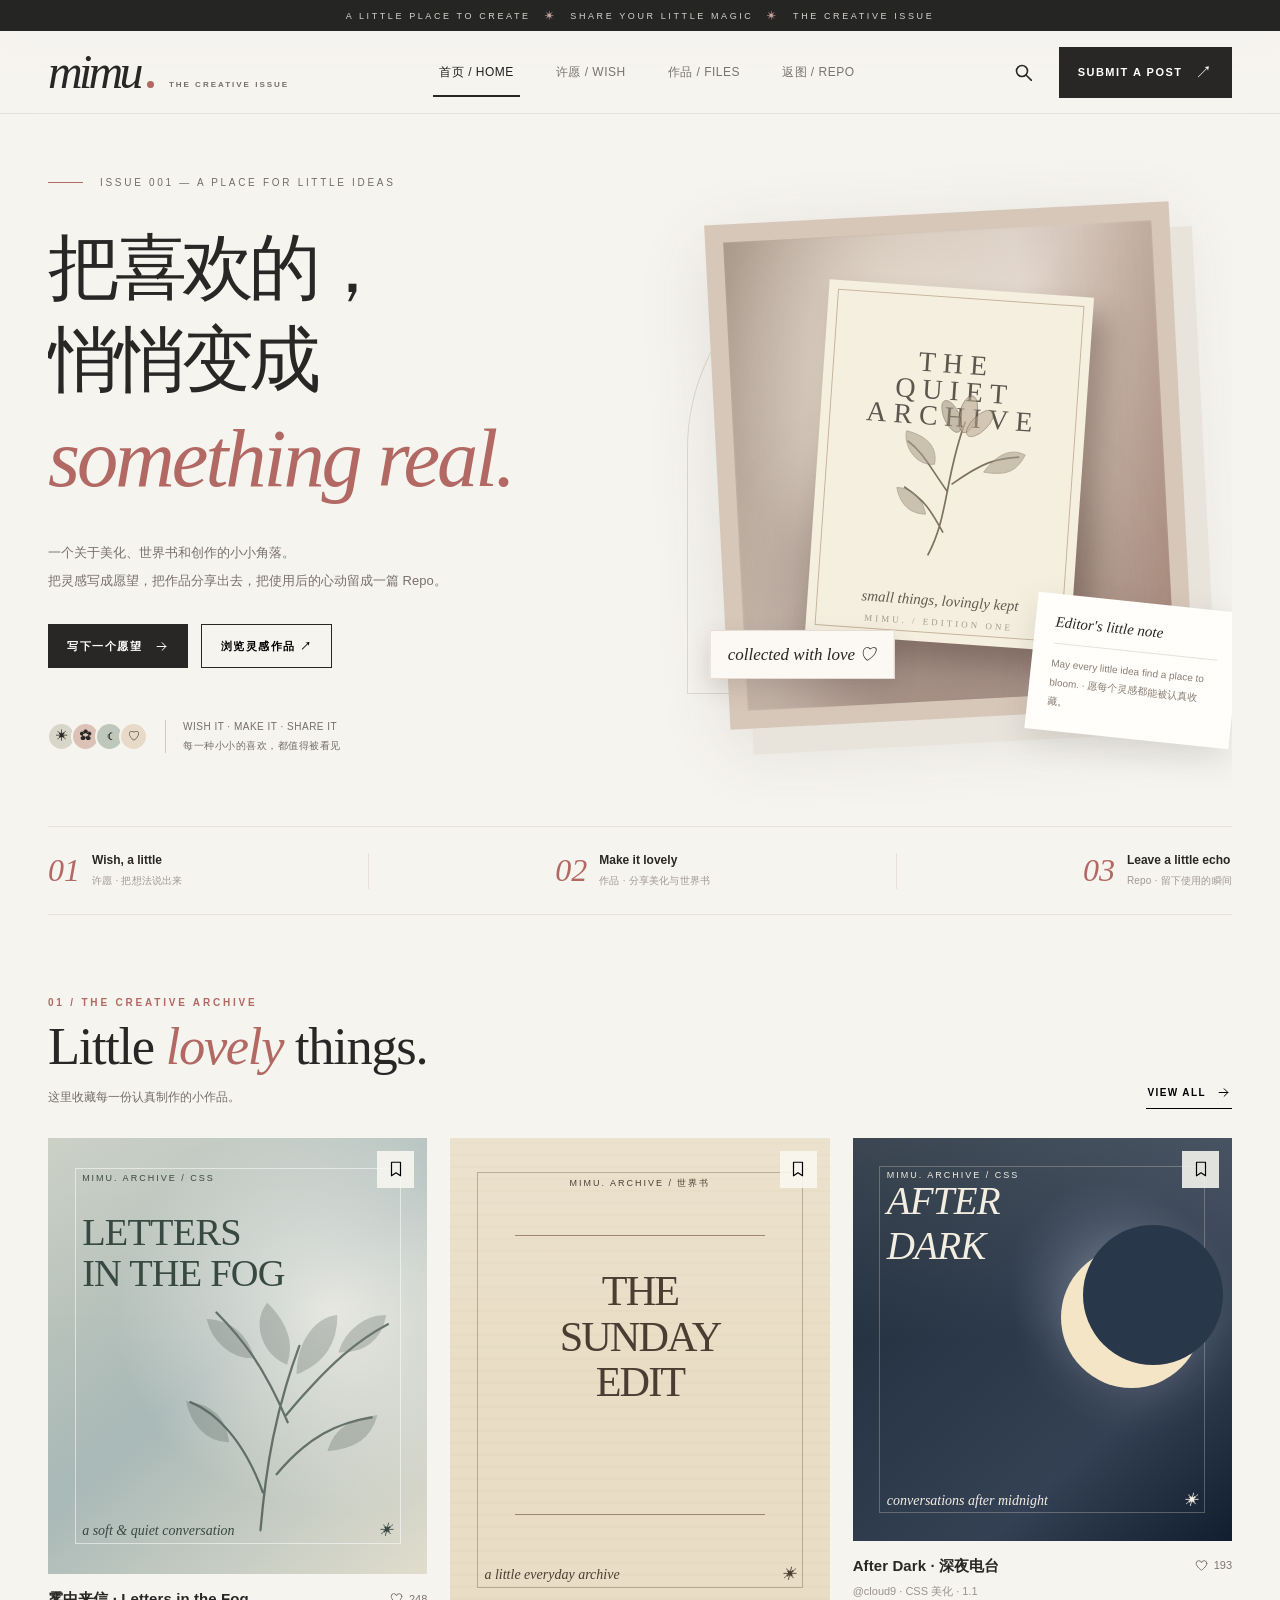
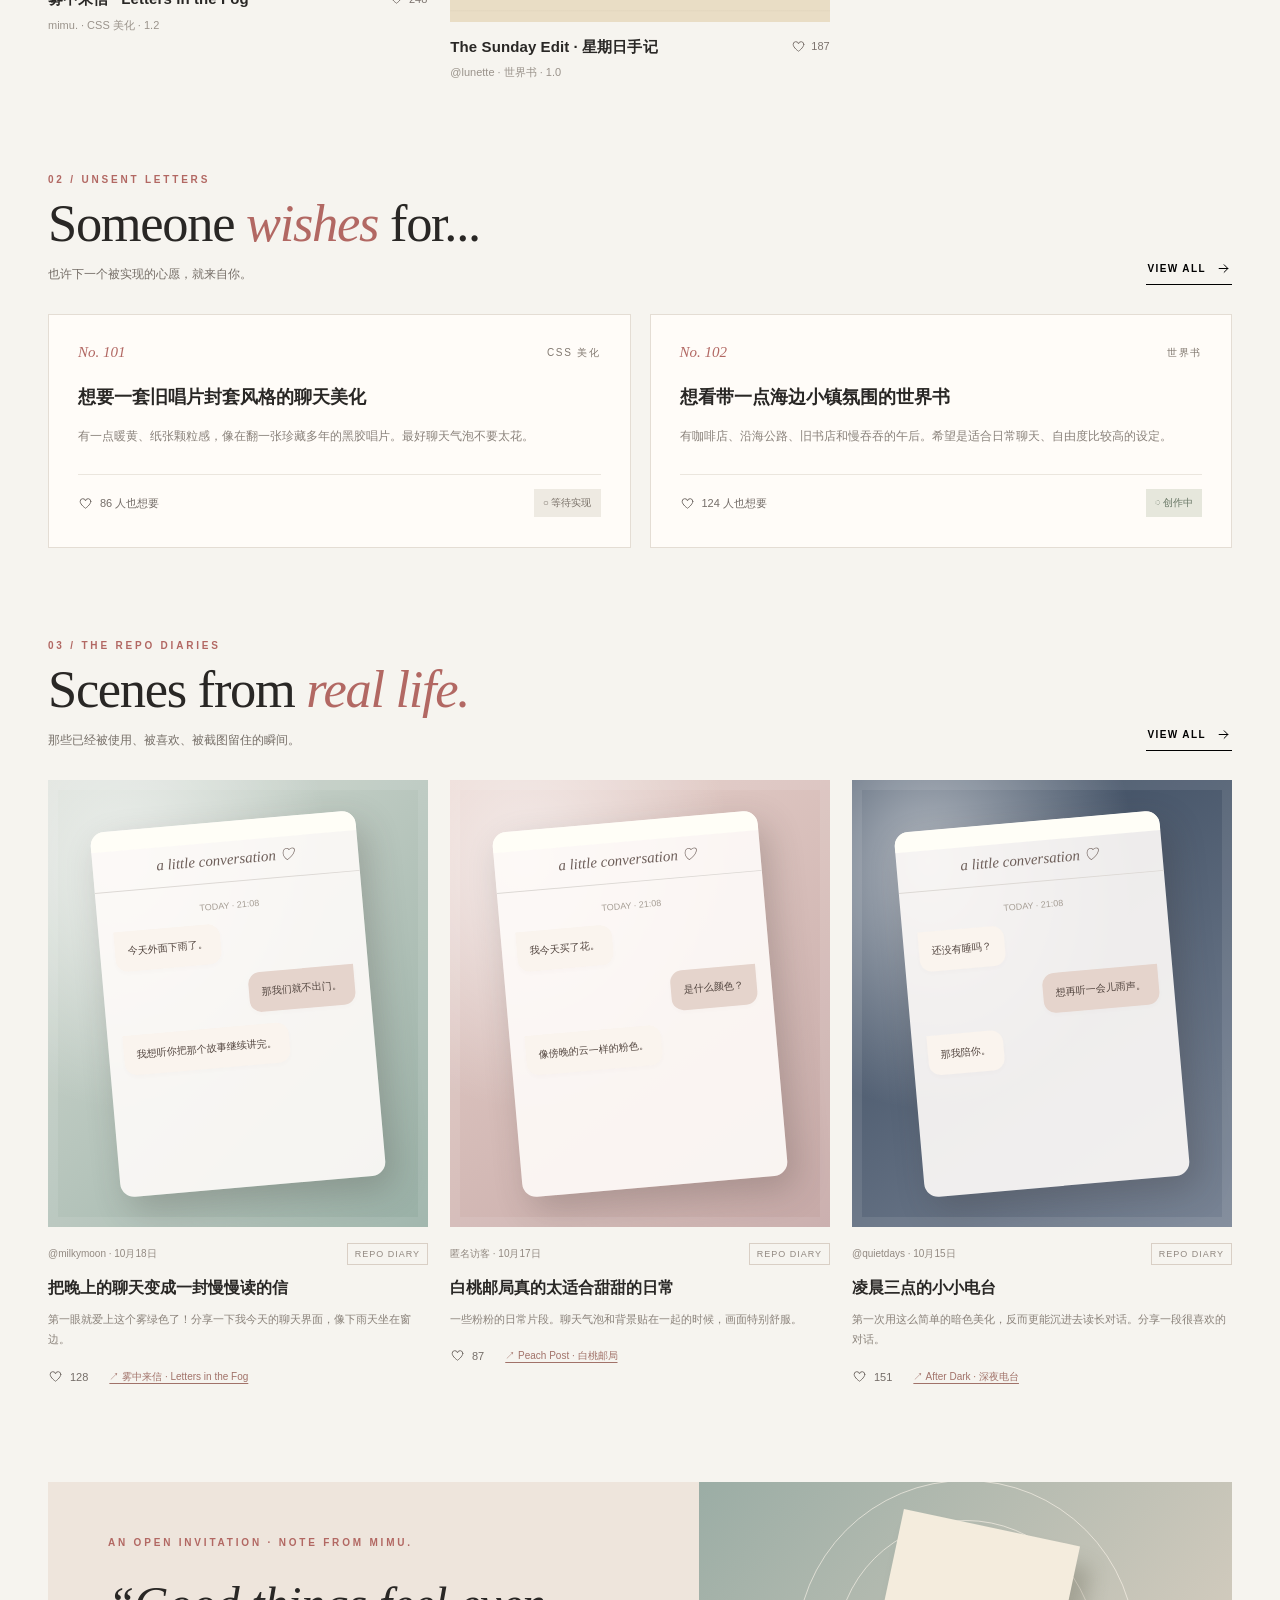
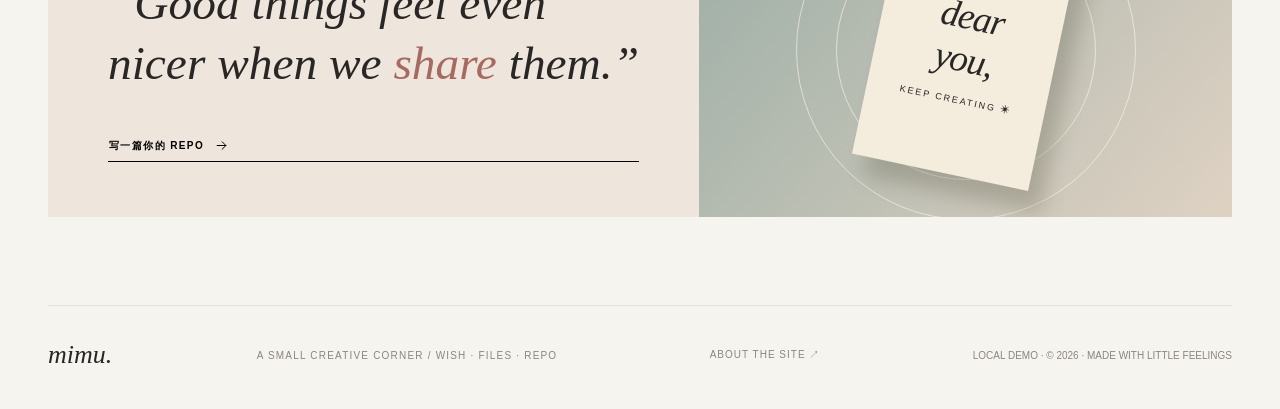
<file: archive/v02-editorial.html>
<!DOCTYPE html>
<html lang="zh-CN">
<head>
<meta charset="utf-8" />
<meta name="viewport" content="width=device-width, initial-scale=1" />
<meta name="theme-color" content="#f6f4ef" />
<meta name="description" content="mimu. EDITION — 许愿、收集美化与世界书，记录那些值得分享的使用瞬间。" />
<title>mimu. — The Creative Issue</title>
<style>
:root{--bg:#f6f4ef;--paper:#fffcf8;--white:#fff;--ink:#292725;--black:#181918;--secondary:#756e67;--light:#9f9991;--stroke:#e7e1d9;--rose:#b26863;--blush:#f0dfd7;--sage:#b9c3b5;--sand:#e4d5c6;--shadow:0 20px 65px rgba(58,49,39,.08);--serif:Georgia,'Times New Roman',serif;--sans:-apple-system,BlinkMacSystemFont,'PingFang SC','Hiragino Sans GB','Microsoft YaHei',sans-serif}
*{box-sizing:border-box}html{scroll-behavior:smooth}body{margin:0;background:var(--bg);font-family:var(--sans);color:var(--ink);-webkit-font-smoothing:antialiased}button,input,textarea,select{font:inherit}button{cursor:pointer}button:disabled{opacity:.5;cursor:not-allowed}button,a,input,select,textarea{outline-offset:4px}button:focus-visible,a:focus-visible,input:focus-visible,textarea:focus-visible,select:focus-visible{outline:2px solid var(--rose)}a{color:inherit;text-decoration:none}img{max-width:100%}::selection{background:#e3c6b7;color:#1b1b1b}.wrap{width:min(1296px,calc(100% - 96px));margin:0 auto}.icon{height:18px;width:18px;stroke:currentColor;fill:none;stroke-width:1.6;stroke-linecap:round;stroke-linejoin:round;vertical-align:middle;flex-shrink:0}.icon-sm{height:15px;width:15px}.serif{font-family:var(--serif)}.italic{font-style:italic}.eyebrow{font-size:10px;letter-spacing:2.8px;text-transform:uppercase;font-weight:700;color:var(--rose)}.eyebrow.dark{color:var(--secondary)}.muted{color:var(--secondary)}.divider{height:1px;background:var(--stroke)}.display-none{display:none!important}
.site-top{background:#252523;color:#d7d2cd;min-height:31px;display:flex;justify-content:center;align-items:center;padding:6px 22px;text-align:center;font-size:9px;font-weight:500;letter-spacing:2.6px}.site-top span{color:#d2a6a0;margin:0 14px}.header{height:83px;position:sticky;top:0;z-index:30;background:rgba(246,244,239,.92);backdrop-filter:blur(18px);-webkit-backdrop-filter:blur(18px);border-bottom:1px solid rgba(73,65,56,.1)}.header-row{height:100%;display:flex;align-items:center;gap:38px}.logo{flex:0 0 auto;display:flex;align-items:baseline;gap:7px;white-space:nowrap}.logo-word{font:italic 48px/.8 var(--serif);letter-spacing:-3.7px}.logo-dot{height:7px;width:7px;border-radius:50%;background:var(--rose);align-self:flex-end;margin-bottom:3px}.logo-sub{font-size:8px;letter-spacing:2px;margin-left:8px;font-weight:700;color:var(--secondary);text-transform:uppercase;align-self:flex-end;margin-bottom:2px}.top-nav{display:flex;gap:30px;margin:auto;align-items:center}.nav-item{height:83px;display:inline-flex;position:relative;align-items:center;border:0;background:none;font-size:12px;letter-spacing:.5px;color:#78736d;transition:color .2s;white-space:nowrap}.nav-item:after{content:"";position:absolute;height:2px;bottom:17px;left:0;width:0;background:var(--ink);transition:width .25s}.nav-item:hover,.nav-item.active{color:#1f1f1d}.nav-item.active:after,.nav-item:hover:after{width:100%}.header-utilities{display:flex;gap:18px;align-items:center}.quiet-action{border:0;background:none;color:var(--ink);display:inline-flex;align-items:center;gap:5px;padding:9px}.post-button,.solid-button{display:inline-flex;gap:12px;align-items:center;justify-content:center;color:#fff;background:var(--ink);border:1px solid var(--ink);padding:13px 18px;min-height:44px;text-transform:uppercase;font-size:11px;letter-spacing:1.5px;font-weight:700;transition:background .25s,transform .25s,box-shadow .25s}.post-button:hover,.solid-button:hover{transform:translateY(-2px);background:#4c3d37;box-shadow:0 8px 24px #1e1c1b22}.line-button{display:inline-flex;justify-content:center;align-items:center;gap:12px;background:transparent;border:1px solid var(--ink);padding:13px 19px;font-size:11px;text-transform:uppercase;letter-spacing:1.4px;font-weight:700;min-height:44px;transition:.25s}.line-button:hover{background:#e9e3db}.txt-button{background:none;border:0;padding:8px 1px;display:inline-flex;align-items:center;gap:10px;text-transform:uppercase;letter-spacing:1.4px;font-size:10px;font-weight:750;border-bottom:1px solid currentColor;transition:gap .2s}.txt-button:hover{gap:17px}.mobile-nav{display:none}.scroll-line{position:absolute;height:2px;background:var(--rose);bottom:-1px;left:0;width:0;z-index:5;transition:width .06s linear}
/* HERO */
.hero{display:grid;grid-template-columns:50% 50%;min-height:650px;padding-top:63px;padding-bottom:71px;align-items:center;overflow:hidden}.hero-left{padding-right:32px;position:relative;z-index:2}.hero-index{display:flex;align-items:center;gap:17px;margin-bottom:33px;color:#746c66}.hero-index .dash{width:35px;height:1px;background:var(--rose)}.hero-index span{font-size:10px;letter-spacing:2.7px;text-transform:uppercase}.hero-title{font-weight:500;margin:0;font-size:clamp(50px,5.6vw,82px);letter-spacing:-5px;line-height:1.29}.hero-title .small-ch{font-weight:400}.hero-title em{font-family:var(--serif);font-size:1.15em;color:var(--rose);font-weight:400;letter-spacing:-3px}.hero-intro{font-size:13px;line-height:2.15;color:#79716a;max-width:428px;margin:27px 0 29px}.hero-cta{display:flex;flex-wrap:wrap;gap:13px;align-items:center}.hero-extra{display:flex;align-items:center;gap:17px;margin-top:49px}.hero-extra .thinbar{height:33px;width:1px;background:#d0c9c0}.hero-extra span{font-size:10px;line-height:1.9;color:var(--secondary);letter-spacing:.5px}.tiny-avatars{display:flex;padding-left:4px}.tiny-avatars b{width:29px;height:29px;border-radius:50%;border:2px solid var(--bg);display:grid;place-items:center;margin-left:-5px;font-weight:400;font-size:12px;background:#d8d5c9}.tiny-avatars b:nth-child(2){background:#dcc1b7}.tiny-avatars b:nth-child(3){background:#bdc7ba}.tiny-avatars b:nth-child(4){background:#e7dac7}
.hero-right{height:555px;position:relative;display:flex;align-items:center;justify-content:center}.hero-bg-frame{position:absolute;width:87%;height:85%;right:5%;top:6%;border:1px solid #d9d0c6;border-radius:48% 48% 0 0;opacity:.8}.hero-stage{width:min(465px,82%);height:505px;position:absolute;top:24px;left:13%;background:#d7c7b9;padding:18px;box-shadow:22px 26px 0 #e8e3db,0 18px 70px #4e443b20;transform:rotate(-3deg);transition:transform .6s}.hero-stage:hover{transform:rotate(0deg) translateY(-5px)}.hero-stage .hero-shot{height:100%;position:relative;overflow:hidden;background:linear-gradient(130deg,#b8a89a 4%,#d9cbbf 43%,#aa8c7e);display:flex;align-items:center;justify-content:center}.hero-shot::before{content:"";position:absolute;inset:0;background:radial-gradient(ellipse at 38% 23%,#f5ece0a3,transparent 48%),linear-gradient(90deg,#2a18101b,transparent 30%,#fffcff31 68%,#8d6e5c42);filter:blur(1px)}.hero-shadow{position:absolute;width:320px;height:310px;border-radius:50%;background:#644c465c;filter:blur(35px);bottom:-60px;left:40px}.hero-art{height:355px;width:265px;background:#f5efdf;position:relative;box-shadow:14px 18px 28px #3f292555;transform:rotate(7deg);overflow:hidden;text-align:center}.hero-art:before{content:"";position:absolute;inset:9px;border:1px solid #c7b49f}.hero-art .flower-icon{position:absolute;top:99px;left:52px;width:165px;height:180px;opacity:.83;transform:rotate(10deg)}.hero-art .flower-icon path,.hero-art .flower-icon ellipse{stroke:#655847}.hero-art h3{position:absolute;left:0;right:0;top:35px;font:28px/.95 var(--serif);letter-spacing:7px;font-weight:400;color:#5d554e}.hero-art .art-bottom{position:absolute;left:0;right:0;bottom:33px;font:italic 15px var(--serif);color:#655a52}.hero-art .art-small{position:absolute;left:0;right:0;bottom:15px;font:9px var(--serif);letter-spacing:3px;color:#a49a8b}.hero-stage-badge{position:absolute;left:-17px;bottom:47px;background:#fcf8f3;border:1px solid #e7dcd2;padding:12px 17px;font:italic 17px var(--serif);transform:rotate(3deg);box-shadow:0 9px 24px #463b3929;white-space:nowrap}.hero-note-card{position:absolute;right:-4px;bottom:5px;width:205px;background:#fffefb;transform:rotate(6deg);padding:20px;box-shadow:0 12px 32px #514f4a26}.hero-note-card .note-heading{font:italic 15px var(--serif);border-bottom:1px solid var(--stroke);padding-bottom:12px;margin-bottom:10px}.hero-note-card p{font-size:10px;line-height:1.9;color:#8a7d72;margin:0}.hero-side-label{position:absolute;right:-10px;top:107px;writing-mode:vertical-rl;text-transform:uppercase;letter-spacing:3px;font-size:10px;color:#8e847a}
.paper-strip{border-top:1px solid var(--stroke);border-bottom:1px solid var(--stroke);display:flex;justify-content:space-between;align-items:center;gap:15px;padding:25px 0;margin-bottom:65px}.paper-strip .strip-item{display:flex;align-items:center;gap:12px}.paper-strip .strip-num{font:italic 32px var(--serif);color:var(--rose)}.paper-strip b{font-size:12px;display:block;font-weight:600;margin-bottom:3px}.paper-strip small{font-size:10px;color:var(--light);letter-spacing:.2px}.paper-strip .strip-rule{height:36px;width:1px;background:var(--stroke)}
/* COMMON LAYOUT */
.view{animation:pageAppear .45s ease both}.section{padding:17px 0 78px}.section + .section{padding-top:14px}.section-titleline{display:flex;justify-content:space-between;align-items:end;gap:30px;margin-bottom:29px}.section-titles h2,.page-title{margin:8px 0 8px;font:400 clamp(36px,4.1vw,58px)/1.18 var(--serif);letter-spacing:-1.3px}.section-titles h2 em,.page-title em{color:var(--rose);font-weight:400}.section-titles p{margin:0;font-size:12px;color:var(--secondary);line-height:1.9}.page-intro{padding:78px 0 30px;position:relative}.page-intro .issue-marker{position:absolute;right:0;top:86px;color:#aea79c;font:italic 16px var(--serif)}.page-title{font-size:clamp(45px,5.5vw,80px);margin:17px 0 15px;line-height:1.16}.page-description{color:#79716a;font-size:13px;line-height:2;max-width:620px;margin:0 0 8px}.grid-three{display:grid;grid-template-columns:repeat(3,minmax(0,1fr));gap:23px}.grid-two{display:grid;grid-template-columns:repeat(2,minmax(0,1fr));gap:23px}.col{min-width:0}.empty{padding:60px;text-align:center;border:1px solid var(--stroke);background:#fffcf8}.empty .empty-flower{font:italic 48px var(--serif);color:var(--rose)}.empty p{font-size:13px;color:var(--secondary);line-height:1.9}
/* VISUAL COVERS */
.cover{position:relative;overflow:hidden;isolation:isolate;background:var(--sand);height:100%;width:100%;min-height:0}.cover .cover-shadow{position:absolute;inset:0;background:linear-gradient(0deg,transparent 50%,#ffffff22 100%);pointer-events:none}.cover .cover-frame{position:absolute;inset:7%;border:1px solid #ffffff89}.cover .cover-type{position:absolute;z-index:2;top:13%;left:9%;right:9%;font:400 clamp(25px,3vw,40px)/1.07 var(--serif);letter-spacing:-.8px}.cover .cover-kicker{position:absolute;z-index:2;top:8%;left:9%;letter-spacing:2px;font-size:9px;text-transform:uppercase}.cover .cover-foot{position:absolute;z-index:2;left:9%;right:9%;bottom:8%;font:italic 14px var(--serif);display:flex;justify-content:space-between;align-items:center;gap:5px}.cover .botanical{position:absolute;width:65%;height:66%;left:24%;bottom:10%;opacity:.7;transform:rotate(-10deg)}.cover .cover-object{position:absolute}.cover.mist{background:radial-gradient(ellipse at 75% 40%,#fbf6efbb,transparent 54%),linear-gradient(140deg,#c5cabe,#a9b9b7 49%,#e0ddcd);color:#384842}.cover.mist .cover-type{font-size:clamp(32px,3vw,43px);top:17%}.cover.mist .botanical{width:74%;left:22%;bottom:6%;transform:rotate(7deg)}.cover.vintage{background:#e9ddc5;color:#4c3d32}.cover.vintage .cover-frame{border-color:#84715b7a}.cover.vintage .cover-type{top:27%;text-align:center;font-size:clamp(34px,3.3vw,52px);letter-spacing:-1.9px}.cover.vintage .cover-kicker{text-align:center;left:0;right:0}.cover.vintage:before{content:"";position:absolute;inset:0;background:repeating-linear-gradient(0deg,transparent 0 10px,#8275630b 11px 12px)}.cover.vintage .cover-object{top:20%;left:17%;width:66%;height:58%;border-top:1px solid #9c886f;border-bottom:1px solid #9c886f}.cover.night{background:radial-gradient(circle at 68% 36%,#48556a,transparent 28%),linear-gradient(138deg,#1d2a37,#344154 70%,#111e30);color:#f4eee2}.cover.night .cover-object{width:141px;height:141px;right:8%;top:27%;border-radius:50%;background:#f3e5c6;box-shadow:0 0 55px #ffffff36}.cover.night .cover-object:after{content:"";position:absolute;width:140px;height:140px;border-radius:50%;left:22px;top:-22px;background:#28384a}.cover.night .cover-type{top:10%;font:italic 39px var(--serif)}.cover.night .cover-frame{border-color:#dad4c04f}.cover.peach{background:linear-gradient(115deg,#dcb4a8,#f1d0bc 47%,#dbb1a5);color:#6c514a}.cover.peach:before{content:"";position:absolute;left:-20%;right:-20%;height:50%;top:30%;background:#faf0e27f;transform:rotate(-23deg)}.cover.peach .cover-object{width:170px;height:200px;background:#fffaf1;top:30%;left:50%;transform:translateX(-50%) rotate(9deg);box-shadow:10px 14px 18px #8d5e5652;border:1px solid #dfccbf}.cover.peach .cover-object:after{content:"♡";font:italic 88px var(--serif);position:absolute;top:13%;left:33%;color:#ce9c93}.cover.peach .cover-type{font:italic 39px var(--serif);top:10%}.cover.sage{background:linear-gradient(140deg,#d9d8c5,#adbdab 60%,#768c83);color:#33473e}.cover.sage .cover-type{top:11%}.cover.sage .botanical{left:15%;bottom:12%;width:82%;height:73%;opacity:.76}.cover.lavender{background:radial-gradient(circle at 22% 76%,#c6b9d9,transparent 44%),linear-gradient(135deg,#e0d7e6,#c6c2df 49%,#a7a8c1);color:#514f70}.cover.lavender .cover-object{width:68%;height:58%;left:17%;top:24%;border:1px solid #fdf9ff;box-shadow:8px 12px 0 #ffffff52;transform:rotate(7deg);background:linear-gradient(145deg,#f0e9f3af,#b9b0ce88)}.cover.lavender .cover-object:after{content:"✳";position:absolute;left:29%;top:10%;font:150px var(--serif);color:#faf9f585}.cover.lavender .cover-type{top:11%;font-style:italic;font-size:36px}
/* FILE CARDS */
.file-grid{display:grid;grid-template-columns:repeat(3,minmax(0,1fr));gap:38px 23px}.file-tile{min-width:0;position:relative}.tile-open{border:0;background:none;padding:0;width:100%;height:100%;text-align:left;display:block;color:inherit}.tile-img{aspect-ratio:4/4.6;overflow:hidden;position:relative;background:#e7e2da}.tile-img .cover{transition:transform .65s cubic-bezier(.2,.65,.25,1)}.tile-open:hover .cover{transform:scale(1.055)}.tile-floating{position:absolute;bottom:16px;right:16px;background:#faf8f2ec;color:#2b2a29;padding:9px 11px;font-size:10px;letter-spacing:.5px;display:flex;align-items:center;gap:5px;backdrop-filter:blur(8px);opacity:0;transform:translateY(7px);transition:.25s}.tile-open:hover .tile-floating{opacity:1;transform:translateY(0)}.tile-heart{position:absolute;top:13px;right:13px;border:none;background:#faf8f2dd;height:37px;width:37px;display:grid;place-items:center;z-index:3;transition:.2s}.tile-heart:hover{transform:scale(1.1)}.tile-heart.active{color:#b95755}.file-foot{display:flex;justify-content:space-between;gap:9px;align-items:start;padding-top:14px}.file-foot .file-name{font-size:15px;font-weight:600;line-height:1.5;letter-spacing:.1px;margin:0 0 6px}.file-foot .file-info{font-size:11px;color:#9a938b;margin:0;line-height:1.6}.file-foot .file-likes{font-size:11px;color:#7c736e;display:flex;align-items:center;gap:5px;white-space:nowrap;padding-top:3px}.file-tile:nth-child(3n+2) .tile-img{aspect-ratio:4/5.1}.file-tile:nth-child(3n) .tile-img{aspect-ratio:4/4.25}
/* WISH CARDS */
.wish-grid{display:grid;grid-template-columns:repeat(2,minmax(0,1fr));gap:19px}.wish-tile{background:#fffcf8;border:1px solid #e4ddd4;min-height:230px;display:flex;flex-direction:column;padding:29px;transition:transform .25s,box-shadow .25s,border .25s;position:relative}.wish-tile:hover{transform:translateY(-4px);box-shadow:var(--shadow);border-color:#d3c4b7}.wish-top{display:flex;align-items:center;justify-content:space-between;gap:10px;margin-bottom:21px}.wish-no{font:italic 15px var(--serif);color:var(--rose)}.wish-cat{font-size:10px;letter-spacing:1.7px;text-transform:uppercase;color:#81786f}.wish-title{font-weight:600;font-size:18px;line-height:1.7;margin:0 0 12px}.wish-desc{font-size:12px;color:#89817a;line-height:1.9;margin:0 0 26px;display:-webkit-box;-webkit-line-clamp:2;-webkit-box-orient:vertical;overflow:hidden}.wish-bottom{display:flex;align-items:center;justify-content:space-between;gap:12px;margin-top:auto;padding-top:14px;border-top:1px solid #ebe6de}.like-control{display:inline-flex;align-items:center;gap:7px;border:0;background:none;color:#746d68;font-size:11px;padding:7px 0}.like-control.active{color:#b85e63}.status{font-size:10px;padding:7px 9px;background:#eeeae2;color:#797168;white-space:nowrap}.status.working{background:#e6e7dc;color:#677664}.status.done{background:#f2e5df;color:#ad6d66}
/* REPO */
.repo-grid{display:grid;grid-template-columns:repeat(3,minmax(0,1fr));gap:31px 22px}.repo-tile{min-width:0}.repo-visual{aspect-ratio:4/4.7;position:relative;overflow:hidden;background:#e0d8cf;display:grid;place-items:center}.repo-visual img.user-image{width:100%;height:100%;object-fit:cover;display:block;position:absolute;inset:0;z-index:1;transition:transform .6s}.repo-tile:hover .repo-visual img.user-image{transform:scale(1.05)}.repo-visual:after{content:"";position:absolute;inset:0;pointer-events:none;border:10px solid #ffffff16;z-index:2}.repo-visual .visual-shape{position:absolute;inset:0;background:radial-gradient(ellipse at 20% 18%,#ffffff99,transparent 48%)}.repo-visual.tone-rose{background:linear-gradient(145deg,#e6d0ca,#c6a9a7)}.repo-visual.tone-mist{background:linear-gradient(135deg,#d4dad2,#99b0a6)}.repo-visual.tone-night{background:linear-gradient(145deg,#344459,#798495)}.repo-visual.tone-sand{background:linear-gradient(145deg,#e6dbc7,#c2aa90)}.repo-visual.tone-lavender{background:linear-gradient(145deg,#d4cbdc,#a7a3bc)}.chat-phone{position:relative;width:70%;height:82%;max-width:290px;border-radius:14px;background:rgba(254,251,249,.91);box-shadow:8px 14px 35px #382e2b3c;overflow:hidden;transform:rotate(-5deg);padding:17px 15px 15px;display:flex;flex-direction:column;gap:12px}.chat-phone:before{content:"";position:absolute;top:0;left:0;right:0;height:20px;background:#fffef7}.chat-header{font:italic 15px var(--serif);text-align:center;border-bottom:1px solid #ddd9d5;padding:14px 5px 12px;margin:-2px -15px 6px;color:#6d5e59}.chat-bubble{max-width:85%;font-size:10px;line-height:1.8;padding:11px 13px;color:#51443e;box-shadow:0 2px 4px #6d594006}.chat-bubble.left{align-self:flex-start;background:#faf4ee;border-radius:0 12px 12px 12px}.chat-bubble.right{align-self:flex-end;background:#e5d4cc;border-radius:12px 0 12px 12px}.chat-date{text-align:center;color:#a69e95;font-size:9px}.repo-open{display:block;background:none;border:0;text-align:left;padding:0;width:100%;color:inherit}.repo-meta{display:flex;align-items:center;justify-content:space-between;gap:6px;margin:16px 0 10px;color:#928981;font-size:10px}.repo-tag{font-size:9px;letter-spacing:1px;text-transform:uppercase;border:1px solid #d9cfc5;padding:5px 7px}.repo-name{font-size:16px;font-weight:600;line-height:1.6;margin:0 0 8px}.repo-caption{font-size:11px;line-height:1.9;color:#8a827a;display:-webkit-box;-webkit-line-clamp:2;-webkit-box-orient:vertical;overflow:hidden;margin:0}.repo-actions{display:flex;align-items:center;gap:15px;margin-top:12px}.repo-link-mini{font-size:10px;color:#a17269;white-space:nowrap;overflow:hidden;text-overflow:ellipsis;max-width:66%;background:transparent;border:0;text-decoration:underline;text-underline-offset:3px}
/* TOOLBAR */
.toolbar{border-block:1px solid var(--stroke);padding:18px 0;display:flex;gap:18px;justify-content:space-between;align-items:center;margin:28px 0 34px}.chips{display:flex;gap:7px;flex-wrap:wrap}.chip{border:1px solid transparent;background:transparent;display:inline-flex;align-items:center;gap:5px;padding:9px 14px;color:#8b837b;font-size:11px;transition:.25s}.chip:hover{background:#eee9e2}.chip.selected{background:#292725;color:#fff}.toolbar-right{display:flex;gap:16px;align-items:center}.search-box{position:relative;display:flex;align-items:center;border-bottom:1px solid #bdb4ac;min-width:190px}.search-box .icon{height:15px;width:15px;color:#756f68}.search-box input{background:transparent;border:0;height:35px;min-width:0;width:100%;outline:0;padding:6px 9px;font-size:11px}.sort-box{border:0;background:transparent;min-width:90px;color:#736d66;font-size:11px;padding:8px}
/* EDITORIAL BLOCKS */
.quote-feature{display:grid;grid-template-columns:1.1fr .9fr;min-height:335px;background:#eee5dc;overflow:hidden;margin:13px 0 88px}.quote-left{padding:55px 60px;display:flex;flex-direction:column;justify-content:space-between}.quote-left h3{font:italic clamp(31px,3.7vw,51px)/1.28 var(--serif);font-weight:400;margin:13px 0 25px;max-width:590px}.quote-right{background:linear-gradient(130deg,#9bada5,#dfd2c3);position:relative;display:grid;place-items:center;overflow:hidden}.quote-right .big-circle{position:absolute;width:340px;height:340px;border:1px solid #fff7ed99;border-radius:50%}.quote-right .big-circle:nth-child(2){width:260px;height:260px}.quote-right .quote-book{width:180px;height:250px;background:#f4ecdd;box-shadow:16px 19px 20px #504c3944;transform:rotate(12deg);display:flex;flex-direction:column;align-items:center;justify-content:center;position:relative;z-index:1;text-align:center}.quote-right .quote-book strong{font:italic 37px var(--serif);letter-spacing:-1px;font-weight:400}.quote-right .quote-book small{font-size:9px;letter-spacing:2px;margin-top:15px}.end-note{background:#eae5df;margin:40px 0 70px;padding:70px 20px;text-align:center;position:relative;overflow:hidden}.end-note:before,.end-note:after{content:'✳';position:absolute;color:#d5bab0;font:120px var(--serif);top:0;left:15%}.end-note:after{left:auto;right:13%;top:47%;font-size:70px}.end-note h3{font:italic clamp(35px,4.5vw,57px) var(--serif);margin:14px auto 14px;font-weight:400}.end-note p{font-size:12px;color:var(--secondary);line-height:2;margin-bottom:26px}.foot{border-top:1px solid var(--stroke);padding:34px 0 39px;display:flex;align-items:center;gap:25px;justify-content:space-between;color:#8b857d;font-size:10px}.foot .foot-brand{font:italic 26px var(--serif);color:var(--ink)}.foot .small-meta{letter-spacing:1.2px}.foot button{border:0;background:none;color:inherit;font-size:10px;letter-spacing:1px;padding:8px}
/* MODALS */
.overlay{position:fixed;inset:0;z-index:80;background:#24201cb8;backdrop-filter:blur(5px);-webkit-backdrop-filter:blur(5px);display:flex;align-items:center;justify-content:center;padding:24px;animation:fadeIn .2s ease}.modal{width:min(640px,100%);max-height:min(90vh,1000px);overflow-y:auto;overflow-x:hidden;background:#faf8f3;box-shadow:0 20px 100px #0d0a0929;position:relative;animation:modalUp .27s ease;padding:45px 48px}.modal.large{width:min(890px,100%)}.modal-close{position:absolute;top:17px;right:19px;width:37px;height:37px;border:1px solid var(--stroke);background:transparent;display:grid;place-items:center;z-index:4}.modal-close:hover{background:#eee7df}.modal h2{font:italic 37px/1.24 var(--serif);font-weight:400;margin:10px 0 12px}.modal .lead{font-size:12px;color:var(--secondary);line-height:1.9}.form-divider{margin:25px 0 21px;border-top:1px solid var(--stroke)}.form-row{display:grid;grid-template-columns:1fr 1fr;gap:15px}.field{display:flex;flex-direction:column;gap:8px;margin-bottom:17px;min-width:0}.field label{color:#514b46;font-size:11px;font-weight:650;letter-spacing:.4px}.field input,.field textarea,.field select{border:1px solid #dcd5cb;background:#fffefa;padding:12px 13px;font-size:12px;color:var(--ink);width:100%;border-radius:0;min-height:42px}.field textarea{resize:vertical;min-height:116px;line-height:1.8}.field input::placeholder,.field textarea::placeholder{color:#aaa29a}.field input:focus,.field textarea:focus,.field select:focus{outline:none;border-color:#9e8277;box-shadow:0 0 0 2px #c2a69c25}.form-mini{font-size:10px;color:#9a9188;line-height:1.8}.upload-field{position:relative;border:1px dashed #c3b6a9;background:#f2ede7;min-height:112px;display:flex;flex-direction:column;justify-content:center;align-items:center;gap:8px;font-size:11px;color:#756b65;cursor:pointer;padding:12px;text-align:center}.upload-field.drag{background:#e8e0d8}.upload-field input{position:absolute;inset:0;opacity:0;cursor:pointer}.upload-field span{pointer-events:none}.upload-file-name{word-break:break-all;color:#4b403b}.preview-list{display:flex;gap:9px;flex-wrap:wrap;margin-top:9px}.preview-box{width:77px;height:88px;position:relative;background:#eee5df;overflow:hidden}.preview-box img{width:100%;height:100%;object-fit:cover}.preview-remove{position:absolute;top:3px;right:3px;border:0;background:#fffdf4;color:#333;height:21px;width:21px}.swatches{display:flex;gap:8px;flex-wrap:wrap}.swatch{width:35px;height:35px;border:3px solid #f9f6f1;outline:1px solid transparent;transition:.2s}.swatch.active{outline:1px solid #4b4743;transform:scale(1.05)}.swatch[data-theme=mist]{background:#aebcb2}.swatch[data-theme=vintage]{background:#d7c5a2}.swatch[data-theme=night]{background:#2a3b50}.swatch[data-theme=peach]{background:#d7b0a3}.swatch[data-theme=sage]{background:#9fb19c}.swatch[data-theme=lavender]{background:#b4b1cf}.modal-bottom{display:flex;align-items:center;justify-content:space-between;gap:15px;margin-top:25px}.modal-tabbar{display:flex;gap:7px;margin:25px 0 20px}.modal-tabbar button{border:1px solid #ded6cd;background:transparent;font-size:11px;padding:9px 14px}.modal-tabbar button.active{background:#2b2926;color:white;border-color:#2b2926}.detail-labels{display:flex;gap:8px;flex-wrap:wrap;margin:19px 0}.detail-label{font-size:10px;color:#786d65;border:1px solid #ded6cd;padding:8px 11px}.detail-text{font-size:13px;line-height:2.1;color:#5b534e;white-space:pre-wrap}.detail-actions{display:flex;align-items:center;gap:11px;flex-wrap:wrap;margin-top:25px;padding-top:20px;border-top:1px solid var(--stroke)}.detail-cover{height:370px;margin:-45px -48px 32px;overflow:hidden}.detail-cover .cover{height:100%}.detail-cover .cover-type{font-size:51px}.detail-repo-visual{height:460px;margin:-45px -48px 32px}.detail-repo-visual .chat-phone{max-width:350px}.detail-images{display:grid;grid-template-columns:repeat(2,minmax(0,1fr));gap:9px;margin-top:19px}.detail-images img{width:100%;object-fit:cover;max-height:430px;background:#e5ddd4}.related{border-top:1px solid var(--stroke);margin-top:26px;padding-top:17px}.related button{border:0;background:#ede6dc;padding:10px 12px;font-size:11px;margin:7px 8px 0 0;color:#544942}.related p{font-size:12px;color:#93897e}.toast{position:fixed;z-index:120;left:50%;bottom:32px;transform:translate(-50%,10px);background:#2f2d2a;color:#fff;padding:14px 21px;font-size:12px;line-height:1.5;box-shadow:0 10px 30px #2d24212c;opacity:0;pointer-events:none;transition:.24s;max-width:calc(100vw - 30px);text-align:center}.toast.show{opacity:1;transform:translate(-50%,0)}.demo-notice{border-left:2px solid #a46e67;background:#f0e9e1;padding:13px 17px;font-size:11px;color:#7d7069;line-height:1.8;margin-top:26px}.demo-notice b{color:#504840}.file-detail-count{font:italic 14px var(--serif);color:#8a7c70}.no-scroll{overflow:hidden}
@keyframes pageAppear{from{opacity:0;transform:translateY(9px)}to{opacity:1;transform:translateY(0)}}@keyframes fadeIn{from{opacity:0}to{opacity:1}}@keyframes modalUp{from{opacity:0;transform:translateY(20px) scale(.98)}to{opacity:1;transform:translateY(0) scale(1)}}@keyframes floaty{0%,100%{transform:translateY(0) rotate(12deg)}50%{transform:translateY(-9px) rotate(10deg)}}.quote-book{animation:floaty 7s ease-in-out infinite}.reveal{opacity:0;transform:translateY(18px);transition:opacity .65s,transform .65s}.reveal.visible{opacity:1;transform:none}
@media(max-width:1120px){.wrap{width:min(100% - 68px,1296px)}.hero-title{letter-spacing:-3px;font-size:clamp(47px,5.5vw,70px)}.hero-stage{left:9%;width:80%;height:450px;top:54px}.hero-art{height:320px;width:225px}.hero-right{height:530px}.logo-sub{display:none}.top-nav{gap:19px}.header-row{gap:22px}}
@media(max-width:800px){.wrap{width:calc(100% - 40px)}.site-top{font-size:8px;letter-spacing:1.3px}.header{height:66px}.header-row{justify-content:space-between}.logo-word{font-size:41px}.top-nav{display:none}.header-utilities{margin-left:auto;gap:8px}.post-button{display:none}.quiet-action .icon{height:20px;width:20px}.hero{grid-template-columns:1fr;gap:15px;padding:45px 0 28px;min-height:0}.hero-left{padding:0}.hero-index{margin-bottom:23px}.hero-title{font-size:clamp(49px,9vw,75px)}.hero-intro{margin-top:24px}.hero-extra{margin-top:30px}.hero-right{height:490px;margin-top:5px}.hero-stage{height:405px;width:min(370px,76%);left:14%;top:20px}.hero-art{width:205px;height:286px}.hero-art h3{font-size:22px}.hero-art .flower-icon{top:74px;left:27px}.hero-note-card{right:1%;bottom:12px}.hero-side-label{right:0}.paper-strip{flex-wrap:wrap;gap:14px;margin:0 0 45px;padding:19px 0}.paper-strip .strip-item{flex:1;min-width:130px}.paper-strip .strip-rule{display:none}.section{padding-bottom:62px}.file-grid,.repo-grid{grid-template-columns:repeat(2,minmax(0,1fr));gap:29px 15px}.grid-three{grid-template-columns:repeat(2,minmax(0,1fr));gap:15px}.wish-grid{gap:13px}.wish-tile{padding:20px}.wish-title{font-size:15px}.quote-feature{margin:5px 0 65px}.quote-left{padding:32px}.quote-right .quote-book{width:160px;height:220px}.toolbar{align-items:stretch;flex-direction:column}.toolbar-right{justify-content:space-between}.page-intro{padding-top:52px}.page-intro .issue-marker{top:60px}.mobile-nav{position:fixed;display:flex;z-index:40;bottom:0;left:0;right:0;height:70px;background:#fdfbf8f5;border-top:1px solid #e2dad0;backdrop-filter:blur(14px);justify-content:space-around;padding-bottom:env(safe-area-inset-bottom)}.mobile-nav button{border:none;background:none;min-width:20%;padding:8px 2px;display:flex;align-items:center;justify-content:center;flex-direction:column;gap:4px;color:#928b83;font-size:9px}.mobile-nav button.active{color:#292725}.mobile-nav .icon{width:20px;height:20px}.foot{padding-bottom:95px}.end-note{margin-bottom:25px}.modal{padding:34px 29px}.detail-cover,.detail-repo-visual{margin:-34px -29px 26px}.demo-notice{margin-top:19px}}
@media(max-width:520px){.wrap{width:calc(100% - 32px)}.header{height:59px}.logo-word{font-size:38px}.logo-sub{display:none}.hero{padding-top:37px}.hero-title{font-size:clamp(46px,10vw,58px);letter-spacing:-3.5px}.hero-intro{font-size:12px;margin:18px 0 22px}.hero-cta{gap:9px}.hero-cta .solid-button,.hero-cta .line-button{padding:11px 12px;font-size:10px;letter-spacing:.8px}.hero-right{height:400px}.hero-stage{height:345px;width:77%;max-width:320px;left:10%;top:20px;padding:10px;box-shadow:11px 14px 0 #e8e3db}.hero-art{width:180px;height:248px}.hero-art .flower-icon{width:120px;height:140px;left:31px;top:64px}.hero-art h3{top:22px;font-size:20px}.hero-art .art-bottom{bottom:28px}.hero-stage-badge{font-size:12px;padding:9px;left:-10px}.hero-note-card{right:1%;width:145px;padding:12px;bottom:0}.hero-note-card .note-heading{font-size:11px;padding-bottom:8px;margin-bottom:7px}.hero-note-card p{font-size:8px}.hero-bg-frame{height:83%}.hero-side-label{right:-8px;font-size:8px}.hero-extra{margin-top:28px}.paper-strip .strip-item{min-width:90px}.paper-strip .strip-num{font-size:26px}.paper-strip b{font-size:11px}.paper-strip small{font-size:9px}.section-titleline{align-items:start}.section-titles h2{font-size:36px}.section-titleline .txt-button{font-size:9px;white-space:nowrap}.grid-three{grid-template-columns:1fr}.file-grid,.repo-grid{gap:26px 11px}.tile-img{aspect-ratio:3/4}.file-tile:nth-child(3n+2) .tile-img{aspect-ratio:3/4.6}.file-tile:nth-child(3n) .tile-img{aspect-ratio:3/3.6}.cover .cover-type{font-size:21px!important}.cover .cover-kicker{font-size:7px;letter-spacing:1px}.cover .cover-foot{font-size:10px}.cover .botanical{width:76%}.cover.peach .cover-object{width:100px;height:140px}.cover.peach .cover-object:after{font-size:54px}.cover.night .cover-object,.cover.night .cover-object:after{width:80px;height:80px}.file-foot .file-name{font-size:12px}.file-foot .file-info{font-size:10px}.file-foot .file-likes{font-size:10px}.tile-heart{height:31px;width:31px;top:8px;right:8px}.tile-heart .icon{width:15px;height:15px}.tile-floating{display:none}.wish-grid{grid-template-columns:1fr}.wish-tile{min-height:190px}.wish-top{margin-bottom:13px}.wish-desc{margin-bottom:14px}.repo-visual{aspect-ratio:4/5.1}.chat-phone{width:83%;padding:11px 9px 9px;border-radius:9px;gap:7px}.chat-header{font-size:10px;padding:10px 3px 7px;margin:0 -9px 3px}.chat-bubble{font-size:7px;padding:6px 7px;line-height:1.5}.chat-date{font-size:7px}.repo-meta{font-size:9px;margin:11px 0 7px}.repo-name{font-size:12px}.repo-caption{font-size:10px;line-height:1.7}.repo-actions{margin-top:7px}.repo-tag{font-size:8px}.toolbar-right{gap:6px}.search-box{min-width:0;flex:1}.sort-box{max-width:113px}.chips{gap:3px}.chip{padding:8px 10px;font-size:10px}.page-intro{padding-top:48px}.page-title{font-size:51px}.page-intro .issue-marker{display:none}.quote-feature{grid-template-columns:1fr}.quote-left{padding:28px}.quote-left h3{font-size:37px}.quote-right{min-height:200px}.quote-right .quote-book{width:110px;height:150px}.quote-right .quote-book strong{font-size:25px}.quote-right .quote-book small{font-size:7px}.end-note{padding:50px 10px}.end-note:before{left:0;font-size:56px}.end-note:after{right:0;font-size:44px}.end-note h3{font-size:40px}.foot{gap:8px;flex-wrap:wrap}.foot .small-meta{width:100%}.modal{max-height:92vh;padding:29px 20px}.modal h2{font-size:31px}.modal-bottom{flex-wrap:wrap}.modal-tabbar{flex-wrap:wrap}.form-row{grid-template-columns:1fr;gap:0}.detail-cover,.detail-repo-visual{margin:-29px -20px 25px}.detail-cover{height:275px}.detail-repo-visual{height:340px}.detail-repo-visual .chat-phone{max-width:250px}.detail-images{grid-template-columns:1fr}.site-top{font-size:7px;letter-spacing:.7px}}
@media(prefers-reduced-motion:reduce){*,*:before,*:after{animation-duration:.01ms!important;transition-duration:.01ms!important;scroll-behavior:auto!important}.reveal{opacity:1;transform:none}}
</style>
</head>
<body>
<div class="site-top">A LITTLE PLACE TO CREATE <span>✳</span> SHARE YOUR LITTLE MAGIC <span>✳</span> THE CREATIVE ISSUE</div>
<header class="header"><div class="wrap header-row"><a class="logo" href="#home" data-nav="home" aria-label="mimu 首页"><span class="logo-word">mimu</span><i class="logo-dot"></i><span class="logo-sub">the creative issue</span></a><nav class="top-nav" id="topNav" aria-label="主导航"><button type="button" class="nav-item" data-nav="home">首页 / HOME</button><button type="button" class="nav-item" data-nav="wish">许愿 / WISH</button><button type="button" class="nav-item" data-nav="files">作品 / FILES</button><button type="button" class="nav-item" data-nav="repo">返图 / REPO</button></nav><div class="header-utilities"><button class="quiet-action" id="searchShortcut" aria-label="搜索作品"><svg class="icon"><circle cx="8" cy="8" r="5.5"/><path d="m12 12 7 7"/></svg></button><button class="post-button" data-action="create" data-kind="wish">SUBMIT A POST <span style="font-size:17px;font-weight:300">↗</span></button></div></div><div class="scroll-line" id="scrollLine"></div></header>
<main class="wrap" id="app"><div style="min-height:70vh;padding-top:110px;color:#888;font-family:Georgia,serif;font-size:28px;text-align:center">Curating your little world...</div></main>
<footer class="foot wrap"><div class="foot-brand">mimu.</div><div class="small-meta">A SMALL CREATIVE CORNER / WISH · FILES · REPO</div><button type="button" data-action="about">ABOUT THE SITE ↗</button><div>LOCAL DEMO · © 2026 · MADE WITH LITTLE FEELINGS</div></footer>
<nav class="mobile-nav" aria-label="移动端导航"><button data-nav="home"><svg class="icon"><path d="m3 10 9-7 9 7v10H3zM9 20v-7h6v7"/></svg>首页</button><button data-nav="wish"><svg class="icon"><path d="M12 21s-8-5.3-8-11.5a4.5 4.5 0 0 1 8-2.8 4.5 4.5 0 0 1 8 2.8C20 15.7 12 21 12 21Z"/></svg>许愿</button><button data-action="create" data-kind="wish" aria-label="发布" style="color:#a66c63"><svg class="icon" style="width:26px;height:26px"><circle cx="12" cy="12" r="10"/><path d="M12 7v10M7 12h10"/></svg>投稿</button><button data-nav="files"><svg class="icon"><rect x="3" y="4" width="18" height="16"/><path d="M3 9h18M8 4v5"/></svg>作品</button><button data-nav="repo"><svg class="icon"><rect x="3" y="3" width="18" height="18" rx="1"/><circle cx="9" cy="9" r="2"/><path d="m4 19 6-6 4 4 2-2 4 4"/></svg>返图</button></nav>
<div id="modalRoot"></div><div class="toast" id="toast" role="status" aria-live="polite"></div>
<script>
'use strict';
const $=(s,r=document)=>r.querySelector(s),$$=(s,r=document)=>Array.from(r.querySelectorAll(s));
const icons={arrow:'<path d="M5 12h14m-6-6 6 6-6 6"/>',heart:'<path d="M20.5 8.8c0 5-8.5 10.8-8.5 10.8S3.5 13.8 3.5 8.8a4.3 4.3 0 0 1 8.5-1.1 4.3 4.3 0 0 1 8.5 1.1Z"/>',download:'<path d="M12 3v13m-5-5 5 5 5-5M4 20h16"/>',plus:'<path d="M12 5v14M5 12h14"/>',close:'<path d="m5 5 14 14M19 5 5 19"/>',search:'<circle cx="10" cy="10" r="7"/><path d="m15 15 6 6"/>',image:'<rect x="3" y="3" width="18" height="18" rx="2"/><circle cx="9" cy="9" r="2"/><path d="m3 18 6-6 4 4 3-3 5 5"/>',bookmark:'<path d="M6 3h12v18l-6-4-6 4z"/>',message:'<path d="M20 12a8 8 0 0 1-8 8 9 9 0 0 1-4-.9L3 20l.9-5A8 8 0 1 1 20 12Z"/>',check:'<path d="m4 12 5 5L20 6"/>',upload:'<path d="M12 16V3m-5 5 5-5 5 5M4 15v5h16v-5"/>'};
const ic=(name,size='')=>`<svg class="icon ${size}" viewBox="0 0 24 24" aria-hidden="true">${icons[name]||icons.arrow}</svg>`;
const esc=s=>String(s??'').replace(/[&<>"']/g,ch=>({'&':'&amp;','<':'&lt;','>':'&gt;','"':'&quot;',"'":'&#39;'}[ch]));
const uid=()=>Date.now().toString(36)+Math.random().toString(36).slice(2,7);
const initial={wishes:[
{id:'w101',title:'想要一套旧唱片封套风格的聊天美化',desc:'有一点暖黄、纸张颗粒感，像在翻一张珍藏多年的黑胶唱片。最好聊天气泡不要太花。',category:'CSS 美化',tags:['复古','暖调'],votes:86,status:'等待实现',date:'2026-10-17',author:'匿名许愿者'},
{id:'w102',title:'想看带一点海边小镇氛围的世界书',desc:'有咖啡店、沿海公路、旧书店和慢吞吞的午后。希望是适合日常聊天、自由度比较高的设定。',category:'世界书',tags:['海边','日常'],votes:124,status:'创作中',date:'2026-10-16',author:'匿名许愿者'},
{id:'w103',title:'如果聊天界面能像一封真正的信就好了',desc:'不是普通的消息气泡，而是一张纸慢慢展开，每一句话像打字机打印出来一样。',category:'HTML / 模板',tags:['书信','互动'],votes:57,status:'等待实现',date:'2026-10-15',author:'匿名许愿者'},
{id:'w104',title:'深夜电台感的极简美化！',desc:'想要很深的蓝色、细细的文字、很少装饰，但看起来非常有氛围。',category:'CSS 美化',tags:['极简','深蓝'],votes:69,status:'已实现',fileId:'f103',date:'2026-10-12',author:'匿名许愿者'},
{id:'w105',title:'能不能做一份小镇便利店世界书？',desc:'想要是雨天也营业的小店，顾客都有自己的故事和习惯。不要太强的主线限制。',category:'世界书',tags:['生活','治愈'],votes:42,status:'等待实现',date:'2026-10-11',author:'匿名许愿者'},
{id:'w106',title:'求一个像法式杂志目录页的角色卡模板',desc:'要有足够的留白、漂亮的字体大小层级，还有能放一点复古照片的位置。',category:'其他灵感',tags:['排版','角色卡'],votes:38,status:'等待实现',date:'2026-10-08',author:'匿名许愿者'}
],files:[
{id:'f101',title:'雾中来信 · Letters in the Fog',desc:'带一点雾气感的鼠尾草绿美化。轻薄纸张、安静的聊天框，以及雨后玻璃一样的柔和背景。',type:'CSS 美化',theme:'mist',coverTitle:'LETTERS\nIN THE FOG',coverSub:'a soft & quiet conversation',author:'mimu.',likes:248,downloads:421,version:'1.2',date:'2026-10-18',sample:true},
{id:'f102',title:'The Sunday Edit · 星期日手记',desc:'为慢生活准备的世界书。旧书店、下午茶、偶然相遇的邻居，还有能够自由发生的日常。',type:'世界书',theme:'vintage',coverTitle:'THE\nSUNDAY\nEDIT',coverSub:'a little everyday archive',author:'@lunette',likes:187,downloads:305,version:'1.0',date:'2026-10-17',sample:true},
{id:'f103',title:'After Dark · 深夜电台',desc:'深蓝色与象牙白的对话界面，简约布局，适合故事在夜里慢慢发生。',type:'CSS 美化',theme:'night',coverTitle:'AFTER\nDARK',coverSub:'conversations after midnight',author:'@cloud9',likes:193,downloads:277,version:'1.1',date:'2026-10-16',sample:true},
{id:'f104',title:'Peach Post · 白桃邮局',desc:'软糯的桃粉色，美化像一封夏天寄出的明信片。附带配套的色彩变量。',type:'CSS 美化',theme:'peach',coverTitle:'PEACH\nPOST',coverSub:'made of blush & daylight',author:'mimu.',likes:216,downloads:397,version:'1.4',date:'2026-10-13',sample:true},
{id:'f105',title:'Little Greenhouse · 植物观察',desc:'以温室和植物手帐为灵感的聊天视觉模板，微妙的绿色调与手写感注释。',type:'HTML / 模板',theme:'sage',coverTitle:'LITTLE\nGREENHOUSE',coverSub:'notes from a tiny garden',author:'@sora',likes:95,downloads:164,version:'1.0',date:'2026-10-10',sample:true},
{id:'f106',title:'Lavender Hour · 蓝调时刻',desc:'在黄昏与晚霞之间缓慢展开的世界书，适合浪漫、校园及轻奇幻日常。',type:'世界书',theme:'lavender',coverTitle:'LAVENDER\nHOUR',coverSub:'somewhere between day & dream',author:'@aria',likes:141,downloads:201,version:'1.0',date:'2026-10-09',sample:true}
],repos:[
{id:'r101',title:'把晚上的聊天变成一封慢慢读的信',desc:'第一眼就爱上这个雾绿色了！分享一下我今天的聊天界面，像下雨天坐在窗边。',author:'@milkymoon',likes:128,fileId:'f101',tone:'mist',chat:['今天外面下雨了。','那我们就不出门。','我想听你把那个故事继续讲完。'],date:'2026-10-18',images:[],imageUrls:[]},
{id:'r102',title:'白桃邮局真的太适合甜甜的日常',desc:'一些粉粉的日常片段。聊天气泡和背景贴在一起的时候，画面特别舒服。',author:'匿名访客',likes:87,fileId:'f104',tone:'rose',chat:['我今天买了花。','是什么颜色？','像傍晚的云一样的粉色。'],date:'2026-10-17',images:[],imageUrls:[]},
{id:'r103',title:'凌晨三点的小小电台',desc:'第一次用这么简单的暗色美化，反而更能沉进去读长对话。分享一段很喜欢的对话。',author:'@quietdays',likes:151,fileId:'f103',tone:'night',chat:['还没有睡吗？','想再听一会儿雨声。','那我陪你。'],date:'2026-10-15',images:[],imageUrls:[]},
{id:'r104',title:'星期日手记，真的写出了我想要的生活',desc:'世界书的自由度很高！今天意外触发了唱片店的小事件，有点想继续写成日记。',author:'@november',likes:64,fileId:'f102',tone:'sand',chat:['欢迎回来。','你怎么知道我会再来？','因为你上次留下了那本书。'],date:'2026-10-14',images:[],imageUrls:[]},
{id:'r105',title:'晚霞色调的故事，有一点点心动',desc:'黄昏的氛围感很好看。顺便来 Repo 一下这本世界书里的片段。',author:'匿名访客',likes:43,fileId:'f106',tone:'lavender',chat:['天空快要变成紫色了。','我们再待五分钟。','五分钟之后呢？'],date:'2026-10-12',images:[],imageUrls:[]}
]};
const STORAGE_KEY='mimu_editorial_issue_v1';
function fromStorage(){try{const x=JSON.parse(localStorage.getItem(STORAGE_KEY));if(x&&Array.isArray(x.wishes)&&Array.isArray(x.files)&&Array.isArray(x.repos))return x}catch(e){}return structuredClone(initial)}
const state={data:fromStorage(),tab:location.hash.replace('#','')||'home',filter:'全部',search:'',sort:'new',likes:JSON.parse(localStorage.getItem('mimu_editorial_likes')||'{}'),saves:JSON.parse(localStorage.getItem('mimu_editorial_saves')||'{}'),modal:false,fileRef:'',theme:'mist',images:[],file:null};
if(!['home','wish','files','repo'].includes(state.tab))state.tab='home';
const persist=()=>{try{localStorage.setItem(STORAGE_KEY,JSON.stringify(state.data));localStorage.setItem('mimu_editorial_likes',JSON.stringify(state.likes));localStorage.setItem('mimu_editorial_saves',JSON.stringify(state.saves))}catch(e){toast('浏览器空间不足，可能未保存成功')}};
const assetDb=()=>new Promise((resolve,reject)=>{const req=indexedDB.open('mimu_editorial_assets',1);req.onupgradeneeded=()=>{req.result.createObjectStore('assets')};req.onsuccess=()=>resolve(req.result);req.onerror=()=>reject(req.error)});
async function saveAsset(id,blob){const db=await assetDb();return new Promise((resolve,reject)=>{const tx=db.transaction('assets','readwrite');tx.objectStore('assets').put(blob,id);tx.oncomplete=()=>{db.close();resolve()};tx.onerror=()=>{db.close();reject(tx.error)}})}
async function readAsset(id){const db=await assetDb();return new Promise((resolve,reject)=>{const tx=db.transaction('assets','readonly');const q=tx.objectStore('assets').get(id);q.onsuccess=()=>{db.close();resolve(q.result)};q.onerror=()=>{db.close();reject(q.error)}})}
const fileBy=id=>state.data.files.find(x=>x.id===id),wishBy=id=>state.data.wishes.find(x=>x.id===id),repoBy=id=>state.data.repos.find(x=>x.id===id);
const formatDate=date=>{try{return new Intl.DateTimeFormat('zh-CN',{month:'short',day:'numeric'}).format(new Date(date))}catch{return date}};
const toDate=()=>new Date().toISOString().slice(0,10);
function botanical(){return `<svg class="botanical" viewBox="0 0 230 250" fill="none" aria-hidden="true"><path d="M119 235c-2-56 0-104 14-163M131 139C104 92 82 71 58 52M129 133c33-51 55-73 78-89M117 202c-22-43-49-64-72-70M127 185c23-36 48-51 76-59" stroke="currentColor" stroke-width="2" stroke-linecap="round"/><path d="M124 89C101 82 90 56 101 39c18 14 27 31 23 50ZM134 96c-3-26 9-49 28-54 3 22-5 42-28 54ZM95 87C75 90 57 76 51 59c18-1 34 6 44 28ZM168 73c3-19 20-35 36-36-1 22-16 34-36 36ZM82 162c-21 2-35-14-40-30 21 0 35 9 40 30ZM169 159c3-20 19-31 38-35-3 20-15 30-38 35Z" fill="currentColor" opacity=".33" stroke="currentColor" stroke-width="1"/></svg>`}
function cover(f){return `<div class="cover ${esc(f.theme||'mist')}"><div class="cover-shadow"></div><div class="cover-frame"></div><span class="cover-kicker">mimu. archive / ${esc((f.type||'CREATIVE').split(' ')[0])}</span><div class="cover-type">${esc(f.coverTitle||f.title).replace(/\n/g,'<br>')}</div>${['mist','sage'].includes(f.theme)?botanical():`<div class="cover-object"></div>`}<div class="cover-foot"><span>${esc(f.coverSub||'for everyday inspiration')}</span><span>✳</span></div></div>`}
function chatArtwork(r){const msgs=(r.chat||['今天想分享一些小小的心动。','把它们都认真收藏起来。','好。']).slice(0,4);return `<div class="repo-visual tone-${esc(r.tone||'rose')}"><div class="visual-shape"></div><div class="chat-phone"><div class="chat-header">a little conversation ♡</div><div class="chat-date">TODAY · 21:08</div>${msgs.map((m,i)=>`<div class="chat-bubble ${i%2===0?'left':'right'}">${esc(m)}</div>`).join('')}</div>${r.images?.length?`<img class="user-image" data-asset="${esc(r.images[0])}" alt="Repo 使用截图" loading="lazy">`:r.imageUrls?.length?`<img class="user-image" src="${esc(r.imageUrls[0])}" alt="Repo 使用截图" loading="lazy" referrerpolicy="no-referrer" onerror="this.style.display='none'">`:''}</div>`}
const normalSort=(arr)=>arr.sort((a,b)=>state.sort==='popular'?(b.votes??b.likes??0)-(a.votes??a.likes??0):(b.date||'').localeCompare(a.date||''));
const counts=(type,entry)=> (type==='wish'?entry.votes:entry.likes)+(state.likes[type+entry.id]?1:0);
const liked=(type,id)=>!!state.likes[type+id];
const saved=id=>!!state.saves[id];
function fileTile(f){return `<article class="file-tile"><div class="tile-img"><button type="button" class="tile-heart ${saved(f.id)?'active':''}" data-action="save" data-id="${esc(f.id)}" aria-label="${saved(f.id)?'取消收藏':'收藏'}${esc(f.title)}">${ic('bookmark')}</button><button type="button" class="tile-open" data-action="detail" data-kind="files" data-id="${esc(f.id)}" aria-label="查看${esc(f.title)}">${cover(f)}<span class="tile-floating">VIEW THE WORK ${ic('arrow','icon-sm')}</span></button></div><div class="file-foot"><div><h3 class="file-name">${esc(f.title)}</h3><p class="file-info">${esc(f.author)} · ${esc(f.type)} · ${esc(f.version||'1.0')}</p></div><div class="file-likes">${ic('heart','icon-sm')} ${counts('files',f)}</div></div></article>`}
function wishTile(w){return `<article class="wish-tile"><div class="wish-top"><span class="wish-no">No. ${esc(w.id.replace(/[^\d]/g,'').slice(-3)||'NEW')}</span><span class="wish-cat">${esc(w.category)}</span></div><button class="repo-open" type="button" data-action="detail" data-kind="wish" data-id="${esc(w.id)}"><h3 class="wish-title">${esc(w.title)}</h3><p class="wish-desc">${esc(w.desc)}</p></button><div class="wish-bottom"><button class="like-control ${liked('wish',w.id)?'active':''}" data-action="like" data-kind="wish" data-id="${esc(w.id)}">${ic('heart','icon-sm')} ${counts('wish',w)} 人也想要</button><span class="status ${w.status==='创作中'?'working':w.status==='已实现'?'done':''}">${w.status==='已实现'?'✳ ':w.status==='创作中'?'◌ ':'○ '}${esc(w.status)}</span></div></article>`}
function repoTile(r){const f=fileBy(r.fileId);return `<article class="repo-tile"><button class="repo-open" type="button" data-action="detail" data-kind="repo" data-id="${esc(r.id)}">${chatArtwork(r)}</button><div class="repo-meta"><span>${esc(r.author)} · ${formatDate(r.date)}</span><span class="repo-tag">REPO DIARY</span></div><button class="repo-open" type="button" data-action="detail" data-kind="repo" data-id="${esc(r.id)}"><h3 class="repo-name">${esc(r.title)}</h3><p class="repo-caption">${esc(r.desc)}</p></button><div class="repo-actions"><button class="like-control ${liked('repo',r.id)?'active':''}" data-action="like" data-kind="repo" data-id="${esc(r.id)}">${ic('heart','icon-sm')} ${counts('repo',r)}</button>${f?`<button class="repo-link-mini" data-action="detail" data-kind="files" data-id="${esc(f.id)}">↗ ${esc(f.title)}</button>`:''}</div></article>`}
const empty=(text)=>`<div class="empty"><div class="empty-flower">✳</div><p>${esc(text)}</p><button class="line-button" data-action="create" data-kind="${state.tab==='wish'?'wish':state.tab==='repo'?'repo':'files'}">发布第一篇 ${ic('arrow','icon-sm')}</button></div>`;
function sectionHead(eng,ch,desc,nav){return `<div class="section-titleline reveal"><div class="section-titles"><div class="eyebrow">${esc(eng)}</div><h2>${ch}</h2><p>${esc(desc)}</p></div><button type="button" class="txt-button" data-nav="${nav}">VIEW ALL ${ic('arrow','icon-sm')}</button></div>`}
function hero(){return `<section class="hero"><div class="hero-left"><div class="hero-index"><i class="dash"></i><span>Issue 001 — A place for little ideas</span></div><h1 class="hero-title">把喜欢的，<br>悄悄<span class="small-ch">变成</span><br><em>something real.</em></h1><p class="hero-intro">一个关于美化、世界书和创作的小小角落。<br>把灵感写成愿望，把作品分享出去，把使用后的心动留成一篇 Repo。</p><div class="hero-cta"><button class="solid-button" data-nav="wish">写下一个愿望 ${ic('arrow','icon-sm')}</button><button class="line-button" data-nav="files">浏览灵感作品 ↗</button></div><div class="hero-extra"><div class="tiny-avatars"><b>✳</b><b>✿</b><b>☾</b><b>♡</b></div><div class="thinbar"></div><span>WISH IT · MAKE IT · SHARE IT<br>每一种小小的喜欢，都值得被看见</span></div></div><div class="hero-right"><div class="hero-bg-frame"></div><div class="hero-stage"><div class="hero-shot"><div class="hero-shadow"></div><div class="hero-art"><h3>THE<br>QUIET<br>ARCHIVE</h3><svg class="flower-icon" viewBox="0 0 180 210" fill="none"><path d="M86 200C99 150 83 106 91 38M91 123c-30-26-39-38-60-47M93 113c29-34 43-42 69-50M97 170c-22-24-30-31-57-41" stroke="#665a4f" stroke-width="2"/><ellipse cx="92" cy="29" rx="10" ry="22" fill="#b7a58e" opacity=".7"/><ellipse cx="74" cy="36" rx="9" ry="20" fill="#9e917f" opacity=".65" transform="rotate(-38 74 36)"/><ellipse cx="108" cy="36" rx="9" ry="20" fill="#b9a791" opacity=".65" transform="rotate(32 108 36)"/><path d="M68 95C45 103 27 80 27 65c25 0 40 10 41 30ZM126 90c10-25 25-35 42-31-5 23-18 29-42 31ZM72 154c-22 5-34-9-40-22 18-4 32 5 40 22Z" fill="#998e77" opacity=".55"/></svg><div class="art-bottom">small things, lovingly kept</div><div class="art-small">MIMU.  /  EDITION ONE</div></div></div><div class="hero-stage-badge">collected with love ♡</div></div><div class="hero-note-card"><div class="note-heading">Editor's little note</div><p>May every little idea find a place to bloom. · 愿每个灵感都能被认真收藏。</p></div><span class="hero-side-label">THE CREATIVE COMMUNITY — VOL.01</span></div></section>`}
function home(){const fs=normalSort([...state.data.files]).slice(0,3),ws=normalSort([...state.data.wishes]).slice(0,2),rs=normalSort([...state.data.repos]).slice(0,3);return `<div class="view">${hero()}<div class="paper-strip reveal"><div class="strip-item"><span class="strip-num">01</span><div><b>Wish, a little</b><small>许愿 · 把想法说出来</small></div></div><i class="strip-rule"></i><div class="strip-item"><span class="strip-num">02</span><div><b>Make it lovely</b><small>作品 · 分享美化与世界书</small></div></div><i class="strip-rule"></i><div class="strip-item"><span class="strip-num">03</span><div><b>Leave a little echo</b><small>Repo · 留下使用的瞬间</small></div></div></div><section class="section">${sectionHead('01 / THE CREATIVE ARCHIVE','Little <em>lovely</em> things.','这里收藏每一份认真制作的小作品。','files')}<div class="file-grid">${fs.map(fileTile).join('')}</div></section><section class="section">${sectionHead('02 / UNSENT LETTERS','Someone <em>wishes</em> for...','也许下一个被实现的心愿，就来自你。','wish')}<div class="wish-grid">${ws.map(wishTile).join('')}</div></section><section class="section">${sectionHead('03 / THE REPO DIARIES','Scenes from <em>real life.</em>','那些已经被使用、被喜欢、被截图留住的瞬间。','repo')}<div class="repo-grid">${rs.map(repoTile).join('')}</div></section><section class="quote-feature reveal"><div class="quote-left"><div class="eyebrow">AN OPEN INVITATION · NOTE FROM MIMU.</div><h3>“Good things feel even nicer when we <span style="color:#a86961">share</span> them.”</h3><button class="txt-button" data-action="create" data-kind="repo">写一篇你的 Repo ${ic('arrow','icon-sm')}</button></div><div class="quote-right"><div class="big-circle"></div><div class="big-circle"></div><div class="quote-book"><strong>dear<br>you,</strong><small>KEEP CREATING ✳</small></div></div></section></div>`}
const pages={wish:{over:'01 / THE WISH WALL',title:'A little <em>wish.</em>',desc:'还没出现的美化、脑海里的世界书、想要实现的有趣功能……写下来，也许就有人替你把它变成真的。',categories:['全部','CSS 美化','世界书','HTML / 模板','其他灵感'],btn:'写下愿望'},files:{over:'02 / THE FILE ARCHIVE',title:'Curated <em>files.</em>',desc:'每一份美化和世界书，都有自己的小小故事。选择喜欢的作品，打开看看，或是下载收藏。',categories:['全部','CSS 美化','世界书','HTML / 模板','其他灵感'],btn:'分享作品'},repo:{over:'03 / LITTLE REPO DIARIES',title:'Your little <em>echoes.</em>',desc:'写下使用感受，分享聊天截图和故事片段。让作品不只停留在下载按钮，也被真正看见。',categories:['全部','有图 Repo','有作品关联','我的收藏'],btn:'发布 Repo'}};
function collectionPage(type){const p=pages[type];const input=state.search.trim().toLowerCase();let a=[...state.data[type==='wish'?'wishes':type==='files'?'files':'repos']].filter(x=>{if(type==='repo'){if(state.filter==='有图 Repo'&&!((x.images?.length||0)+(x.imageUrls?.length||0)))return false;if(state.filter==='有作品关联'&&!x.fileId)return false;if(state.filter==='我的收藏'&&!liked('repo',x.id))return false}else if(state.filter!=='全部'&&(x.category||x.type)!==state.filter)return false;return !input||[x.title,x.desc,x.author,x.category||x.type,x.tags?.join(' ')].join(' ').toLowerCase().includes(input)});a=normalSort(a);return `<div class="view"><div class="page-intro"><div class="eyebrow">${p.over}</div><h1 class="page-title">${p.title}</h1><p class="page-description">${p.desc}</p><div class="issue-marker">notes from the mimu. community / 2026</div></div><div class="toolbar"><div class="chips">${p.categories.map(c=>`<button type="button" class="chip ${c===state.filter?'selected':''}" data-action="filter" data-value="${esc(c)}">${esc(c)}</button>`).join('')}</div><div class="toolbar-right"><label class="search-box">${ic('search')}<input id="searchInput" aria-label="搜索" value="${esc(state.search)}" placeholder="搜索标题 / 标签" autocomplete="off"></label><select class="sort-box" id="sortInput" aria-label="排序"><option value="new" ${state.sort==='new'?'selected':''}>最新发布</option><option value="popular" ${state.sort==='popular'?'selected':''}>最多喜欢</option></select></div></div><div class="section" style="padding-top:2px">${a.length?`<div class="${type==='wish'?'wish-grid':type==='files'?'file-grid':'repo-grid'}">${a.map(x=>type==='wish'?wishTile(x):type==='files'?fileTile(x):repoTile(x)).join('')}</div>`:empty('还没有找到相关内容，换个关键词试试吧。')}</div><section class="end-note"><div class="eyebrow">SEND A LITTLE SOMETHING</div><h3>${type==='wish'?'Make a little wish.':type==='repo'?'Leave a little echo.':'Share something lovely.'}</h3><p>${type==='wish'?'灵感不必完美，写下来就很珍贵。':type==='repo'?'每一份使用后的心动，都值得被认真记住。':'分享你做出的美化、世界书，或者其它小作品。'}</p><button class="solid-button" data-action="create" data-kind="${type}">${p.btn} ${ic('arrow','icon-sm')}</button></section></div>`}
let observer;
const objectUrls=new Map();
async function hydrate(root=document){const list=$$('[data-asset]',root);for(const img of list){const key=img.dataset.asset;try{let url=objectUrls.get(key);if(!url){const blob=await readAsset(key);if(!blob)continue;url=URL.createObjectURL(blob);objectUrls.set(key,url)}if(img.isConnected)img.src=url}catch{}}}
function reveal(){observer?.disconnect();observer=new IntersectionObserver(entries=>entries.forEach(e=>{if(e.isIntersecting){e.target.classList.add('visible');observer.unobserve(e.target)}}),{threshold:.07});$$('.reveal').forEach(el=>observer.observe(el))}
function render(keepScroll=false){$('#app').innerHTML=state.tab==='home'?home():collectionPage(state.tab);$$('[data-nav]').forEach(el=>el.classList.toggle('active',el.dataset.nav===state.tab));if(!keepScroll)window.scrollTo({top:0,behavior:'instant'});hydrate($('#app'));reveal()}
function navigate(tab){if(!['home','wish','files','repo'].includes(tab))return;state.tab=tab;state.search='';state.filter='全部';state.sort='new';if(location.hash!==`#${tab}`)history.replaceState(null,'',`#${tab}`);render();}
function toast(msg){const el=$('#toast');el.textContent=msg;el.classList.add('show');clearTimeout(toast.timer);toast.timer=setTimeout(()=>el.classList.remove('show'),3300)}
function toggleLike(type,id){const key=type+id;state.likes[key]=!state.likes[key];persist();render(true);if(state.modal&&state.modal.kind===type&&state.modal.id===id)detail(type,id)}
function toggleSave(id){state.saves[id]=!state.saves[id];persist();render(true);toast(state.saves[id]?'已加入你的收藏 ♡':'已经取消收藏')}
function closeModal(){for(const obj of state.images||[]){if(obj.preview?.startsWith('blob:'))URL.revokeObjectURL(obj.preview)}state.images=[];state.file=null;state.modal=false;$('#modalRoot').innerHTML='';document.body.classList.remove('no-scroll')}
function openModal(html,large=false){state.modal=state.modal||{kind:'misc'};$('#modalRoot').innerHTML=`<div class="overlay" id="modalBackdrop"><div class="modal ${large?'large':''}" role="dialog" aria-modal="true" aria-label="弹窗"><button type="button" class="modal-close" data-action="close" aria-label="关闭弹窗">${ic('close')}</button>${html}</div></div>`;document.body.classList.add('no-scroll');hydrate($('#modalRoot'));setTimeout(()=>$('.modal-close')?.focus(),30)}
function createForm(kind='wish',linked=''){if(!['wish','files','repo'].includes(kind))kind='wish';state.images=[];state.file=null;state.theme='mist';if(kind==='repo')state.fileRef=linked||'';state.modal={kind:'create',postKind:kind};const cats=kind==='wish'?pages.wish.categories.slice(1):pages.files.categories.slice(1);const form=`<div class="eyebrow">DEAR MIMU. COMMUNITY · NEW ENTRY</div><h2>${kind==='wish'?'Make a little wish.':kind==='files'?'Share something lovely.':'Leave a little echo.'}</h2><p class="lead">${kind==='wish'?'匿名写下你的灵感，没有小到不值得被认真对待的愿望。':kind==='files'?'上传你的美化、世界书或小工具，让别人也能遇见它。':'聊聊真实的使用感受，晒出自己的聊天截图与创作片段。'}</p><div class="modal-tabbar">${[['wish','许愿 Wish'],['files','作品 Files'],['repo','返图 Repo']].map(([id,name])=>`<button type="button" class="${kind===id?'active':''}" data-action="create" data-kind="${id}">${name}</button>`).join('')}</div><form id="postForm" data-kind="${kind}"><div class="field"><label for="postTitle">标题 *</label><input id="postTitle" maxlength="70" required placeholder="给你的${kind==='wish'?'小愿望':kind==='repo'?'使用故事':'作品'}起个名字"></div><div class="field"><label for="postDesc">${kind==='wish'?'愿望详情':kind==='files'?'作品介绍':'使用感受'} *</label><textarea id="postDesc" maxlength="3000" required placeholder="慢慢写，不急。可以说说你想要的细节……"></textarea></div><div class="form-row"><div class="field"><label for="postAuthor">署名（可选）</label><input id="postAuthor" maxlength="32" placeholder="留空就是匿名访客"></div>${kind==='wish'||kind==='files'?`<div class="field"><label for="postCategory">${kind==='wish'?'愿望分类':'文件分类'}</label><select id="postCategory">${cats.map(c=>`<option>${esc(c)}</option>`).join('')}</select></div>`:`<div class="field"><label for="linkedFile">关联的作品</label><select id="linkedFile"><option value="">不关联作品</option>${state.data.files.map(f=>`<option value="${esc(f.id)}" ${state.fileRef===f.id?'selected':''}>${esc(f.title)}</option>`).join('')}</select></div>`}</div>${kind==='wish'?`<div class="field"><label for="postTags">灵感标签（可选，以逗号分隔）</label><input id="postTags" maxlength="80" placeholder="例如：复古, 暖色, 手帐"></div>`:''}${kind==='files'?`<div class="field"><label>选择封面色调</label><div class="swatches">${['mist','vintage','night','peach','sage','lavender'].map(t=>`<button type="button" class="swatch ${t===state.theme?'active':''}" data-action="swatch" data-theme="${t}" aria-label="封面色调 ${t}"></button>`).join('')}</div></div><div class="field"><label>上传作品文件 *</label><div class="upload-field" id="uploadZone">${ic('upload')}<strong>点击选择文件或拖入</strong><span id="uploadedName">支持 CSS、JSON、TXT、HTML、ZIP · 最大 10 MB</span><input type="file" id="fileInput" accept=".css,.json,.txt,.html,.zip,.md,.js,.webp,.png,.jpg,.jpeg" aria-label="上传作品文件"></div></div>`:''}${kind==='repo'?`<div class="field"><label>聊天截图 / 使用返图（可选，最多 6 张）</label><div class="upload-field" id="uploadZone">${ic('image')}<strong>点击或拖入照片</strong><span>图片会自动压缩为 WebP，仅存于本机演示版</span><input id="imagesInput" type="file" accept="image/*" multiple aria-label="添加图片"></div><div class="preview-list" id="imagePreviews"></div></div><div class="field"><label for="imageUrls">或粘贴外部图片直链（可选，每行一个）</label><textarea id="imageUrls" placeholder="https://example.com/photo.jpg" style="min-height:74px"></textarea><span class="form-mini">外链不占用本站文件空间，但源图片失效后也会无法显示。</span></div>`:''}<div class="modal-bottom"><span class="form-mini">${kind==='repo'?'公开聊天截图前，请遮盖个人信息并确认有权分享。':'作品将保存在当前浏览器，正式上线后才会公开同步。'}</span><button type="submit" class="solid-button" id="postSubmit">${kind==='wish'?'投递愿望':kind==='files'?'发布文件':'发布 Repo'} ${ic('arrow','icon-sm')}</button></div></form><div class="demo-notice"><b>当前是独立体验版。</b> 投稿只在你的浏览器中可见，不会自动发送给其他人；上线后可接 Supabase 和外部图床。</div>`;openModal(form);setTimeout(()=>$('#postTitle')?.focus(),40)}
function demoFile(f){if(f.type==='世界书')return JSON.stringify({meta:'mimu 演示世界书文件 / 非正式作品',title:f.title,world:{setting:'一个等待被写下故事的小世界',places:['书店','旧唱片店','海边咖啡馆']}},null,2);if(f.type==='HTML / 模板')return `<!doctype html><html lang="zh-CN"><meta charset="utf-8"><title>${esc(f.title)}</title><style>body{font-family:Georgia,serif;padding:8vw;background:#e5e9df;color:#45554c}</style><body><h1>mimu. sample</h1><p>此文件为界面功能演示，非完整作品。</p></body></html>`;return `/* mimu. editorial 演示下载文件\n * ${f.title}\n * 仅供测试下载，不代表正式作品。\n */\n:root { --bg: #e3e9e5; --bubble: #f7f6f3; }\nbody { background: var(--bg); color: #393735; }\n.chat-bubble { background: var(--bubble); border-radius: 14px; padding: 12px; }`}
async function downloadFile(id){const f=fileBy(id);if(!f)return;try{let blob,filename;if(f.assetId){blob=await readAsset(f.assetId);if(!blob)throw Error('未找到这份文件');filename=f.fileName||'file'}else{blob=new Blob([demoFile(f)],{type:'text/plain;charset=utf-8'});filename=`mimu_sample_${f.id}.${f.type==='世界书'?'json':f.type==='HTML / 模板'?'html':'css'}`;toast('这是用于测试下载功能的示例文件，不是原始作品')}const url=URL.createObjectURL(blob),link=document.createElement('a');link.href=url;link.download=filename;document.body.append(link);link.click();link.remove();setTimeout(()=>URL.revokeObjectURL(url),1000);f.downloads=(f.downloads||0)+1;persist();}catch(e){toast('下载失败：'+e.message)}}
function detail(kind,id){state.modal={kind,id};if(kind==='wish'){const w=wishBy(id);if(!w)return;openModal(`<div class="eyebrow">AN OPEN WISH / NO. ${esc(w.id)}</div><h2>${esc(w.title)}</h2><p class="lead">${esc(w.author)} · ${formatDate(w.date)}</p><div class="detail-labels"><span class="detail-label">${esc(w.category)}</span><span class="detail-label">${esc(w.status)}</span>${(w.tags||[]).map(t=>`<span class="detail-label"># ${esc(t)}</span>`).join('')}</div><div class="form-divider"></div><p class="detail-text">${esc(w.desc)}</p><div class="detail-actions"><button class="like-control ${liked('wish',w.id)?'active':''}" data-action="like" data-kind="wish" data-id="${esc(w.id)}">${ic('heart')} ${counts('wish',w)} 人也想要</button>${w.fileId&&fileBy(w.fileId)?`<button class="solid-button" data-action="detail" data-kind="files" data-id="${esc(w.fileId)}">查看实现的作品 ${ic('arrow','icon-sm')}</button>`:''}${w.status==='等待实现'?`<button class="line-button" data-action="claim" data-id="${esc(id)}">我想认领这个愿望 ↗</button>`:''}</div><div class="demo-notice">认领仅在当前浏览器生效。正式版需要账号权限与审核管理。</div>`);return}
if(kind==='files'){const f=fileBy(id);if(!f)return;const related=state.data.repos.filter(r=>r.fileId===id);openModal(`<div class="detail-cover">${cover(f)}</div><div class="eyebrow">FROM THE FILE ARCHIVE · ${esc(f.type)}</div><h2>${esc(f.title)}</h2><p class="lead">by ${esc(f.author)} · v${esc(f.version)} · ${formatDate(f.date)} · ${f.downloads||0} downloads</p><p class="detail-text">${esc(f.desc)}</p><div class="detail-actions"><button class="solid-button" data-action="download" data-id="${esc(f.id)}">${ic('download','icon-sm')} ${f.assetId?'下载作品文件':'下载演示样例'}</button><button class="line-button" data-action="repoFor" data-id="${esc(id)}">写使用 Repo ↗</button><button class="like-control ${liked('files',f.id)?'active':''}" data-action="like" data-kind="files" data-id="${esc(f.id)}">${ic('heart','icon-sm')} ${counts('files',f)}</button><button class="like-control ${saved(f.id)?'active':''}" data-action="save" data-id="${esc(f.id)}">${ic('bookmark','icon-sm')} 收藏</button></div><div class="related"><span class="eyebrow dark">RELATED REPO DIARIES / ${related.length}</span>${related.length?`<div>${related.map(r=>`<button data-action="detail" data-kind="repo" data-id="${esc(r.id)}">${esc(r.title)} ↗</button>`).join('')}</div>`:'<p>还没有人返图，来发布第一篇吧。</p>'}</div>${f.sample?'<div class="demo-notice"><b>演示作品：</b>图片和文字是用于展示风格的模拟内容，下载的是短篇测试文件，不是完整原作。</div>':''}`,true);return}
if(kind==='repo'){const r=repoBy(id);if(!r)return;const f=fileBy(r.fileId);const imgs=[...(r.images||[]).map(x=>`<img alt="Repo 附加截图" data-asset="${esc(x)}" loading="lazy">`),...(r.imageUrls||[]).map(url=>`<img alt="Repo 外链截图" src="${esc(url)}" loading="lazy" referrerpolicy="no-referrer">`)];openModal(`<div class="detail-repo-visual">${chatArtwork(r)}</div><div class="eyebrow">A LITTLE REPO DIARY / ${formatDate(r.date)}</div><h2>${esc(r.title)}</h2><p class="lead">来自 ${esc(r.author)}</p><p class="detail-text">${esc(r.desc)}</p>${imgs.length>1?`<div class="detail-images">${imgs.join('')}</div>`:''}<div class="detail-actions"><button class="like-control ${liked('repo',r.id)?'active':''}" data-action="like" data-kind="repo" data-id="${esc(r.id)}">${ic('heart')} ${counts('repo',r)}</button>${f?`<button class="line-button" data-action="detail" data-kind="files" data-id="${esc(f.id)}">关联作品：${esc(f.title)} ↗</button>`:''}</div>` ,true)}}
async function resizeImage(file){return new Promise((resolve,reject)=>{if(!file.type.startsWith('image/'))return reject(Error('只能上传图片'));if(file.size>20*1024*1024)return reject(Error('单张图片不能超过 20 MB'));const img=new Image,url=URL.createObjectURL(file);img.onload=()=>{try{const max=1600,scale=Math.min(1,max/Math.max(img.width,img.height)),canvas=document.createElement('canvas');canvas.width=Math.max(1,Math.round(img.width*scale));canvas.height=Math.max(1,Math.round(img.height*scale));const ctx=canvas.getContext('2d');ctx.drawImage(img,0,0,canvas.width,canvas.height);canvas.toBlob(blob=>{URL.revokeObjectURL(url);if(blob)resolve(blob);else reject(Error('图片转换失败'))},'image/webp',.78)}catch(e){URL.revokeObjectURL(url);reject(e)}};img.onerror=()=>{URL.revokeObjectURL(url);reject(Error('无法读取图片'))};img.src=url})}
async function processImages(files){const arr=[...files];if(arr.length+state.images.length>6){toast('每篇 Repo 最多添加 6 张截图');return}for(const file of arr){try{const blob=await resizeImage(file);state.images.push({blob,preview:URL.createObjectURL(blob)});}catch(e){toast(e.message)}}previewImages()}
function previewImages(){const dest=$('#imagePreviews');if(!dest)return;dest.innerHTML=state.images.map((x,i)=>`<div class="preview-box"><img src="${esc(x.preview)}" alt="待上传截图"><button type="button" class="preview-remove" data-action="removeImage" data-index="${i}" aria-label="删除截图">×</button></div>`).join('')}
function safeUrls(text){const lines=text.split(/\n/).map(s=>s.trim()).filter(Boolean);if(lines.length>6)throw Error('最多允许 6 条图片外链');for(const line of lines){const u=new URL(line);if(u.protocol!=='https:')throw Error('请使用 https 图片直链');if(u.username||u.password)throw Error('图片链接格式不正确')}return lines}
async function submitPost(e){e.preventDefault();const form=e.target,kind=form.dataset.kind,title=$('#postTitle')?.value.trim(),desc=$('#postDesc')?.value.trim(),author=$('#postAuthor')?.value.trim()||'匿名访客';if(!title||!desc){toast('标题和内容都需要填写');return}if(kind==='files'&&!state.file){toast('请先选择作品文件');return}const button=$('#postSubmit');button.disabled=true;button.textContent='正在保存…';try{const id=(kind==='wish'?'w':kind==='files'?'f':'r')+uid(),date=toDate();if(kind==='wish'){state.data.wishes.unshift({id,title,desc,author,category:$('#postCategory').value,tags:$('#postTags').value.split(/[,，]/).map(s=>s.trim()).filter(Boolean).slice(0,5),votes:0,date,status:'等待实现'});}else if(kind==='files'){const key='file-'+uid();await saveAsset(key,state.file);state.data.files.unshift({id,title,desc,author,type:$('#postCategory').value,theme:state.theme,coverTitle:title.slice(0,18),coverSub:'shared with love',date,version:'1.0',likes:0,downloads:0,assetId:key,fileName:state.file.name,sample:false})}else if(kind==='repo'){const urls=safeUrls($('#imageUrls').value.trim());if(urls.length+state.images.length>6)throw Error('图片与外链总数不能超过 6 张');const keys=[];for(const img of state.images){const key='img-'+uid();await saveAsset(key,img.blob);keys.push(key)}state.data.repos.unshift({id,title,desc,author,likes:0,fileId:$('#linkedFile').value||'',tone:state.theme==='mist'?'rose':state.theme,chat:['收藏今天的小小瞬间。','分享一份真正的喜欢。'],images:keys,imageUrls:urls,date});}persist();closeModal();navigate(kind);toast('投稿成功，已经保存到这个浏览器 ♡');}catch(e){console.error(e);toast('保存失败：'+(e.message||'请重试'));button.disabled=false;button.textContent='重新发布'}}
function about(){state.modal={kind:'about'};openModal(`<div class="eyebrow">ABOUT MIMU. / OUR LITTLE CORNER</div><h2>Made for little things,<br>and lovely people.</h2><p class="lead">mimu. 是一个围绕美化、世界书、创作文件与真实使用 Repo 的小小社区概念。</p><div class="form-divider"></div><p class="detail-text">WISH / 把想要的内容写成愿望。\n\nFILES / 分享自己的 CSS、世界书、模板等文件。\n\nREPO / 晒出实际使用的返图、截图和体验，关联喜欢的作品。</p><div class="demo-notice"><b>这是杂志风独立体验版。</b> 图片、示例帖子均为虚构演示内容；本地发布的内容只存储在当前浏览器，不会同步给其他人。要正式上线需要连接数据库、对象存储与审核机制。请勿在演示版存放重要私人文件。</div>`) }
function handleAction(el){const action=el.dataset.action,kind=el.dataset.kind,id=el.dataset.id;if(action==='create'){createForm(kind||'wish')}else if(action==='detail'){detail(kind,id)}else if(action==='like'){toggleLike(kind,id)}else if(action==='save'){toggleSave(id)}else if(action==='close'){closeModal()}else if(action==='download'){downloadFile(id)}else if(action==='repoFor'){closeModal();createForm('repo',id)}else if(action==='filter'){state.filter=el.dataset.value;render(true)}else if(action==='claim'){const w=wishBy(id);if(w&&w.status==='等待实现'){w.status='创作中';persist();render(true);detail('wish',id);toast('愿望已认领（本地演示）')}}else if(action==='swatch'){state.theme=el.dataset.theme;$$('.swatch').forEach(x=>x.classList.toggle('active',x.dataset.theme===state.theme))}else if(action==='removeImage'){const ix=Number(el.dataset.index);const item=state.images.splice(ix,1)[0];if(item)URL.revokeObjectURL(item.preview);previewImages()}else if(action==='about'){about()}}
document.addEventListener('click',e=>{const nav=e.target.closest('[data-nav]');if(nav){e.preventDefault();navigate(nav.dataset.nav);return}const action=e.target.closest('[data-action]');if(action){e.preventDefault();handleAction(action);return}if(e.target.id==='modalBackdrop')closeModal()});
document.addEventListener('submit',e=>{if(e.target.id==='postForm')submitPost(e)});
document.addEventListener('change',e=>{if(e.target.id==='sortInput'){state.sort=e.target.value;render(true)}else if(e.target.id==='fileInput'){const f=e.target.files[0];if(!f)return;if(f.size>10*1024*1024){toast('作品文件不能超过 10 MB');e.target.value='';return}state.file=f;$('#uploadedName').textContent=`已选择：${f.name} · ${(f.size/1024).toFixed(0)} KB`;$('#uploadedName').classList.add('upload-file-name')}else if(e.target.id==='imagesInput'){processImages(e.target.files);e.target.value=''}});
let debounce;document.addEventListener('input',e=>{if(e.target.id!=='searchInput')return;state.search=e.target.value;const pos=e.target.selectionStart;clearTimeout(debounce);debounce=setTimeout(()=>{render(true);const i=$('#searchInput');if(i){i.focus();i.setSelectionRange(pos,pos)}},220)});
document.addEventListener('keydown',e=>{if(e.key==='Escape'&&state.modal)closeModal()});
document.addEventListener('dragover',e=>{const zone=e.target.closest('#uploadZone');if(zone){e.preventDefault();zone.classList.add('drag')}});document.addEventListener('dragleave',e=>{const zone=e.target.closest('#uploadZone');if(zone)zone.classList.remove('drag')});document.addEventListener('drop',e=>{const zone=e.target.closest('#uploadZone');if(!zone)return;e.preventDefault();zone.classList.remove('drag');const kind=$('#postForm')?.dataset.kind;if(kind==='repo')processImages(e.dataTransfer.files);else if(kind==='files'){const f=e.dataTransfer.files[0];if(!f)return;if(f.size>10*1024*1024){toast('文件不得超过 10MB');return}state.file=f;$('#uploadedName').textContent='已选择：'+f.name}});
$('#searchShortcut').addEventListener('click',()=>{navigate('files');setTimeout(()=>$('#searchInput')?.focus(),60)});
window.addEventListener('scroll',()=>{const max=document.documentElement.scrollHeight-innerHeight;$('#scrollLine').style.width=(max>0?Math.min(100,100*scrollY/max):0)+'%'},{passive:true});
window.addEventListener('hashchange',()=>{const v=location.hash.slice(1);if(['home','wish','files','repo'].includes(v)&&state.tab!==v)navigate(v)});
window.addEventListener('beforeunload',()=>{for(const url of objectUrls.values())URL.revokeObjectURL(url)});
render();
</script>
</body>
</html>
</file>
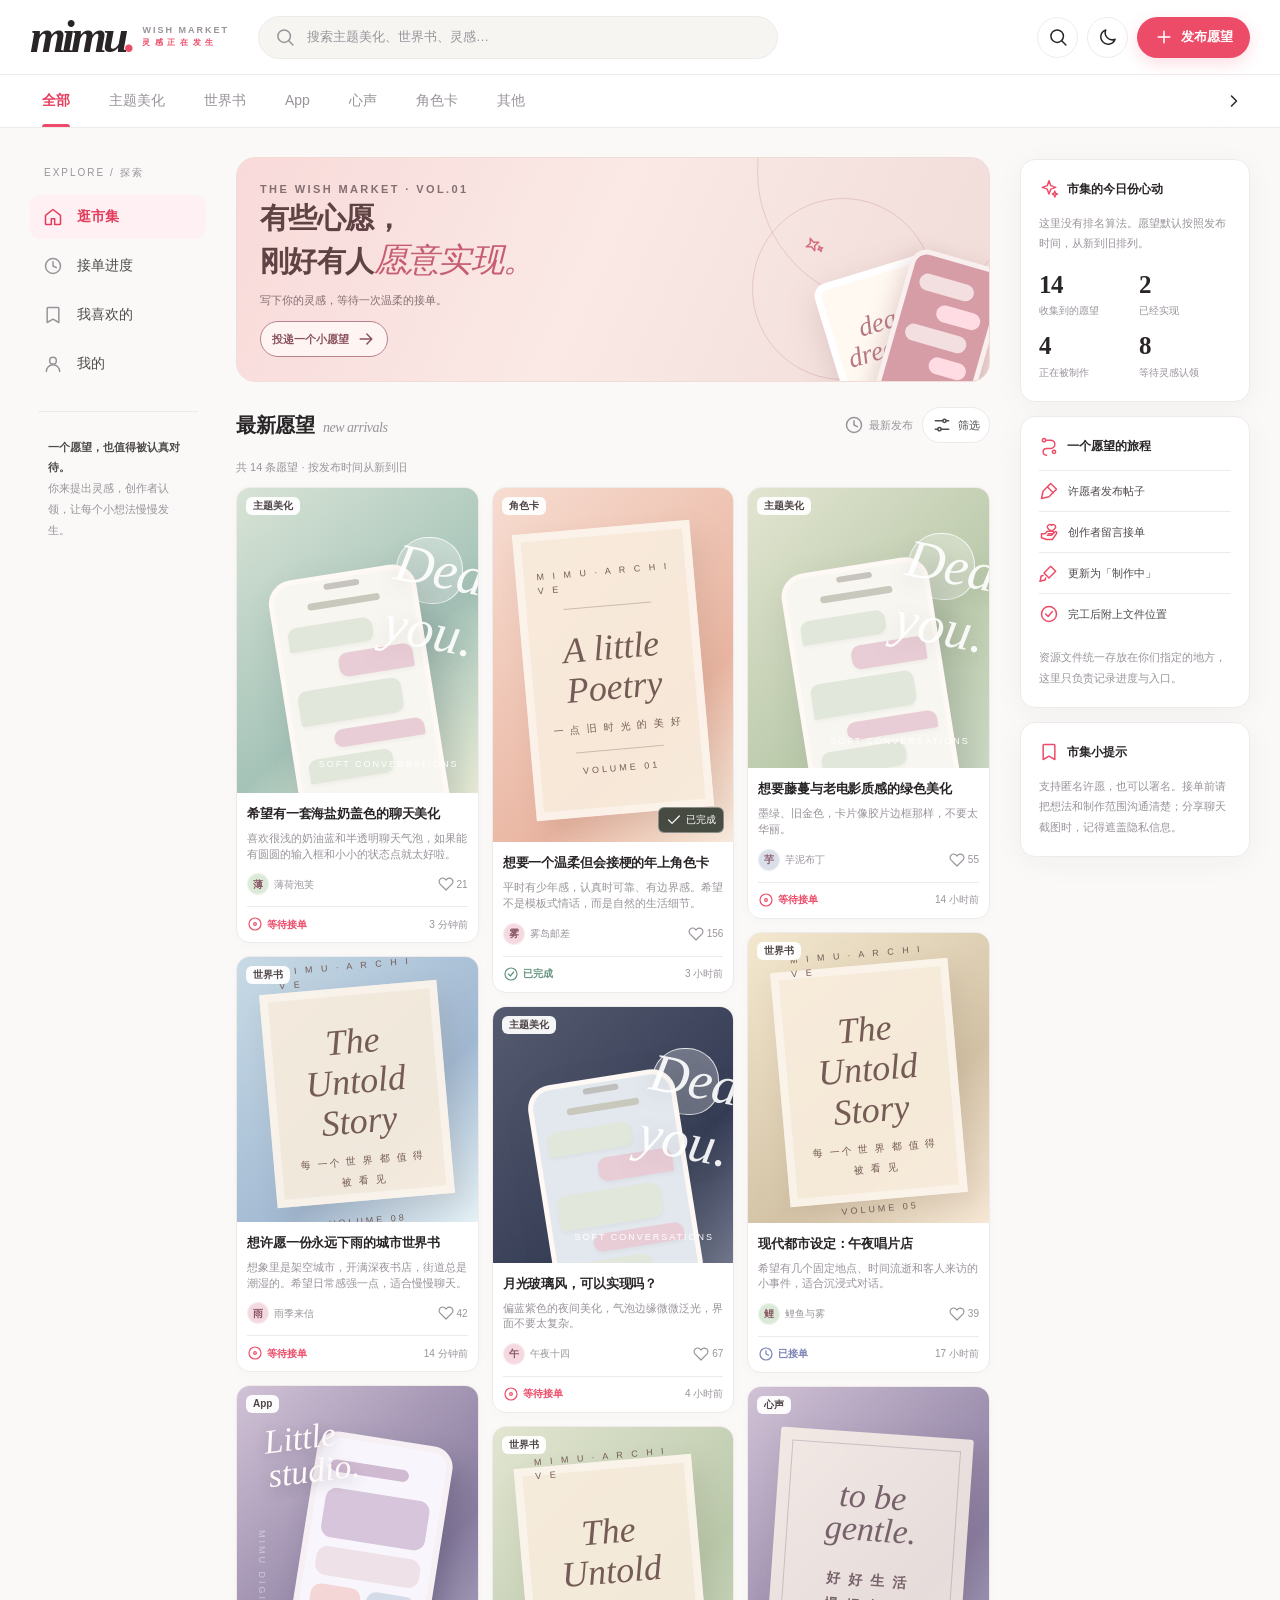
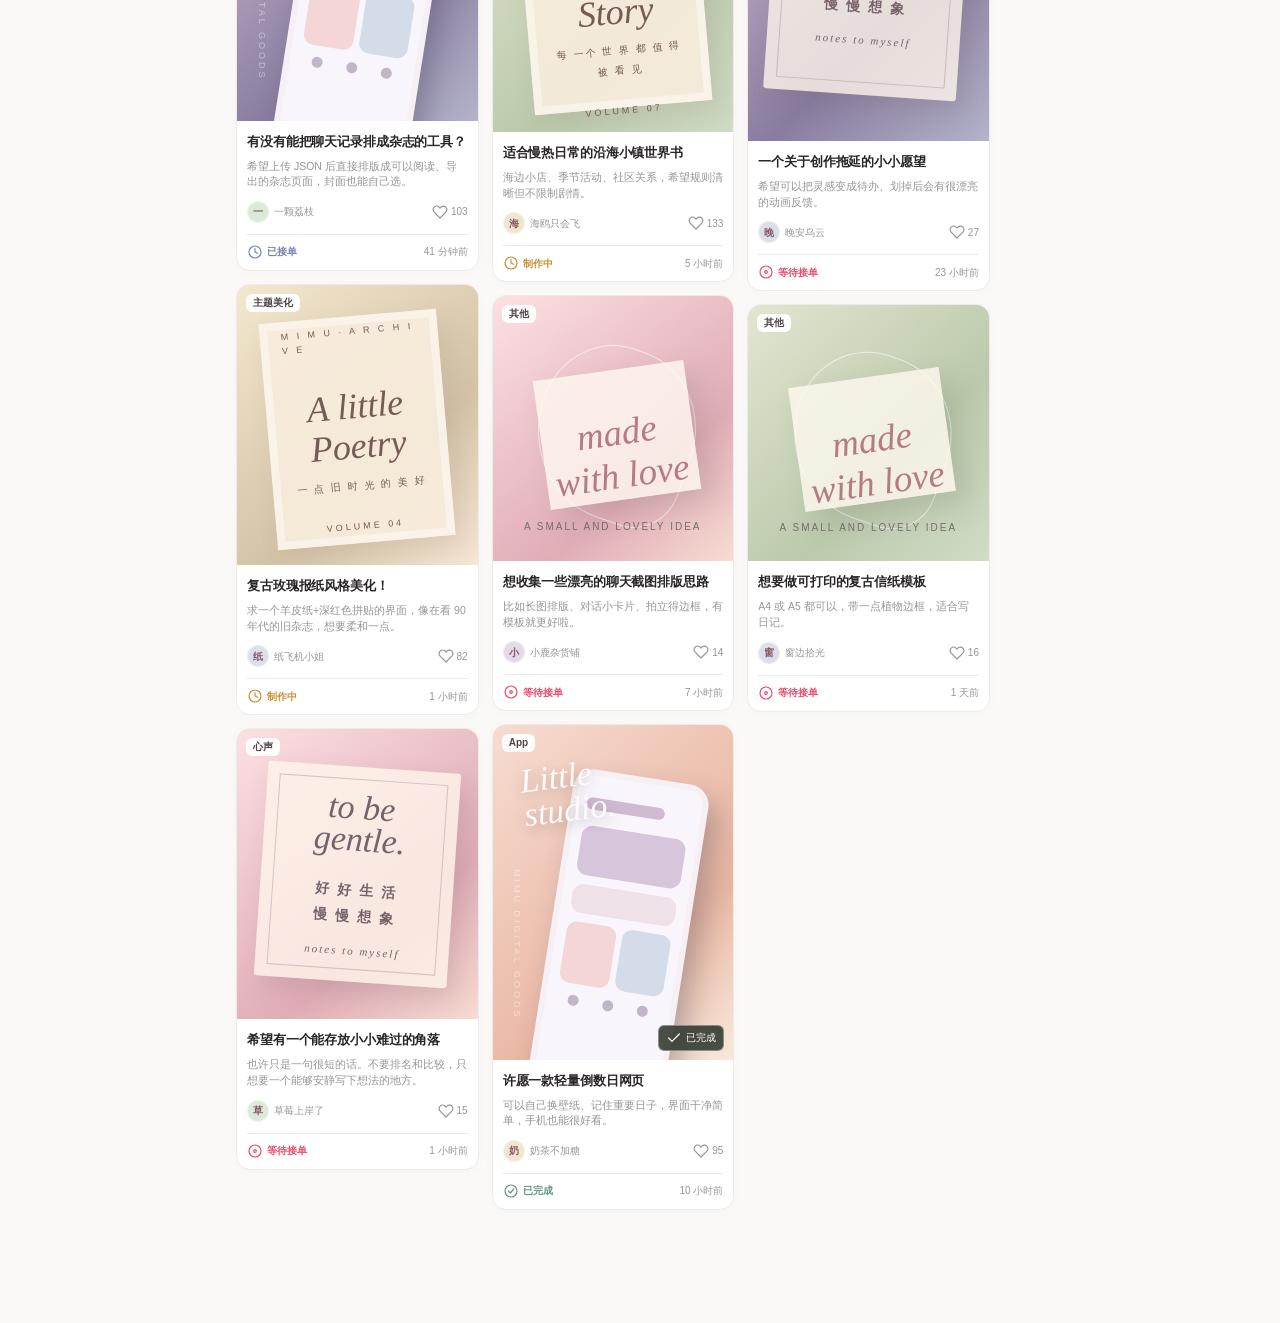
<file: archive/v03-wish-market.html>
<!DOCTYPE html>
<html lang="zh-CN">
<head>
<meta charset="UTF-8">
<meta name="viewport" content="width=device-width,initial-scale=1,viewport-fit=cover">
<meta name="theme-color" content="#faf9f7">
<meta name="description" content="mimu. 愿望市集，一个将主题美化、世界书、App 和小小灵感交给创作者的地方。">
<title>mimu. ｜ 愿望市集 · Wish Market</title>
<style>
:root{color-scheme:light;--bg:#faf9f7;--surface:#fff;--surface-alt:#f6f5f2;--ink:#292527;--ink-2:#4f4a4b;--muted:#99939a;--soft:#eee9e8;--line:#eeeae9;--accent:#ed4c69;--accent-strong:#e43d5c;--accent-light:#fff0f3;--tag:#f6f3f0;--paper:#fff;--shadow:0 6px 30px rgba(61,39,45,.045);--shadow-high:0 22px 75px rgba(39,25,30,.18);--header-h:75px;--category-h:53px;--radius:15px;--font:-apple-system,BlinkMacSystemFont,"PingFang SC","Hiragino Sans GB","Microsoft YaHei",sans-serif;--serif:Georgia,"Times New Roman",serif}
html[data-theme=dark]{color-scheme:dark;--bg:#13151a;--surface:#1e2026;--surface-alt:#292b32;--ink:#f4f0ee;--ink-2:#d8d4d3;--muted:#aaa3a7;--soft:#383941;--line:#34353e;--accent:#ff748b;--accent-strong:#ff6b83;--accent-light:#3a2932;--tag:#292a31;--paper:#25272d;--shadow:0 6px 30px rgba(0,0,0,.12);--shadow-high:0 22px 75px rgba(0,0,0,.45)}
*{box-sizing:border-box}html{scroll-behavior:smooth}body{margin:0;background:var(--bg);color:var(--ink);font:14px/1.55 var(--font);-webkit-font-smoothing:antialiased;min-height:100vh;transition:background .25s,color .25s}button,input,textarea,select{font:inherit;color:inherit}button{cursor:pointer}button:disabled{cursor:not-allowed;opacity:.55}button,input,textarea,select{outline-offset:3px}button:focus-visible,input:focus-visible,textarea:focus-visible,select:focus-visible{outline:2px solid var(--accent)}a{color:inherit;text-decoration:none}svg{display:block;flex:0 0 auto}img{max-width:100%;display:block}::selection{background:#ed4c6955}.i{width:20px;height:20px;stroke:currentColor;stroke-width:1.8;fill:none;stroke-linecap:round;stroke-linejoin:round;display:inline-block;vertical-align:middle}.i.sm{width:16px;height:16px}.i.lg{width:24px;height:24px}.muted{color:var(--muted)}.hide{display:none!important}.sr-only{position:absolute!important;width:1px;height:1px;padding:0;margin:-1px;overflow:hidden;clip:rect(0,0,0,0);white-space:nowrap;border:0}
/* Top header */
.site-header{height:var(--header-h);position:sticky;top:0;z-index:50;background:color-mix(in srgb,var(--surface) 90%,transparent);backdrop-filter:blur(20px);-webkit-backdrop-filter:blur(20px);border-bottom:1px solid var(--line)}.header-inner{max-width:1392px;margin:auto;height:100%;padding:0 30px;display:flex;gap:29px;align-items:center}.brand{display:flex;align-items:center;gap:10px;white-space:nowrap;line-height:1}.brand-name{font:italic 46px/.8 var(--serif);letter-spacing:-3.8px;font-weight:600}.brand-name .dot{color:var(--accent)}.brand-sub{display:flex;flex-direction:column;gap:4px;font-size:9px;letter-spacing:2px;font-weight:750;color:var(--muted)}.brand-sub span:last-child{letter-spacing:1.15px;font-size:8px;color:var(--accent)}.site-search{height:43px;border:1px solid var(--line);background:var(--surface-alt);display:flex;align-items:center;gap:10px;max-width:520px;flex:1;border-radius:100px;padding:0 16px;color:var(--muted);transition:border-color .2s,background .2s,box-shadow .2s}.site-search:focus-within{border-color:var(--accent);background:var(--surface);box-shadow:0 0 0 3px var(--accent-light)}.site-search input{background:none;border:0;outline:none;flex:1;min-width:0;font-size:13px;color:var(--ink)}.site-search input::placeholder{color:var(--muted)}.clear-search{border:0;background:none;color:var(--muted);padding:4px;display:none}.search-trigger{display:none}.header-actions{margin-left:auto;display:flex;align-items:center;gap:9px}.round-btn{width:41px;height:41px;border:1px solid var(--line);border-radius:50%;background:var(--surface);display:grid;place-items:center;transition:transform .22s,background .22s,border-color .22s}.round-btn:hover{transform:translateY(-2px);background:var(--accent-light);border-color:#ecb9c3}.header-post{height:41px;padding:0 17px;border:0;background:var(--accent);color:white;display:flex;gap:7px;align-items:center;font-size:13px;font-weight:750;border-radius:999px;box-shadow:0 5px 16px #ee4c6930;transition:.2s}.header-post:hover{transform:translateY(-2px);box-shadow:0 8px 22px #ee4c6940}.brand-mobile-note{display:none}
/* Category scroll */
.category-strip{height:var(--category-h);position:sticky;top:var(--header-h);z-index:45;background:color-mix(in srgb,var(--surface) 95%,transparent);backdrop-filter:blur(16px);border-bottom:1px solid var(--line)}.category-inner{max-width:1392px;margin:0 auto;display:flex;align-items:stretch;padding:0 30px;height:100%;gap:4px}.category-list{display:flex;align-items:stretch;overflow-x:auto;scrollbar-width:none;-ms-overflow-style:none;gap:15px;flex:1;white-space:nowrap;scroll-snap-type:x proximity}.category-list::-webkit-scrollbar{display:none}.category-pill{padding:0 12px;border:0;background:none;color:var(--muted);font-size:14px;position:relative;min-width:max-content;font-weight:500;scroll-snap-align:start;transition:color .2s}.category-pill:hover{color:var(--ink)}.category-pill.active{color:var(--accent-strong);font-weight:750}.category-pill.active:after{content:"";height:3px;position:absolute;bottom:0;left:12px;right:12px;background:var(--accent);border-radius:8px 8px 0 0}.category-arrow{background:linear-gradient(90deg,transparent,var(--surface) 36%);border:0;display:flex;align-items:center;justify-content:flex-end;width:35px;flex:0 0 35px;color:var(--ink);cursor:pointer}
/* Three-column layout */
.page-layout{max-width:1392px;padding:29px 30px 100px;margin:0 auto;display:grid;grid-template-columns:176px minmax(0,1fr) 230px;gap:30px;align-items:start}.left-panel{position:sticky;top:160px;padding-top:5px}.left-title{font-size:10px;color:var(--muted);letter-spacing:2px;margin:0 0 14px 14px}.left-nav{display:flex;flex-direction:column;gap:5px}.left-link{height:44px;border:0;background:none;display:flex;align-items:center;gap:14px;padding:0 13px;border-radius:10px;color:var(--ink-2);font-size:14px;text-align:left;transition:.22s}.left-link .i{color:var(--muted)}.left-link.active{background:var(--accent-light);color:var(--accent-strong);font-weight:750}.left-link.active .i{color:var(--accent-strong)}.left-link:hover:not(.active){background:var(--surface-alt)}.left-small{font-size:11px;line-height:1.9;color:var(--muted);padding:25px 10px 0;border-top:1px solid var(--line);margin:25px 8px}.left-small b{color:var(--ink-2);font-weight:650}.feed-area{min-width:0}.right-panel{position:sticky;top:159px;display:grid;gap:14px}.aside-card{background:var(--surface);border-radius:15px;border:1px solid var(--line);padding:19px 18px;box-shadow:var(--shadow)}.aside-title{font-size:12px;font-weight:750;display:flex;align-items:center;gap:8px;margin:0 0 14px}.aside-title .i{color:var(--accent)}.aside-card p{font-size:11px;line-height:1.85;color:var(--muted);margin:0}.stats-grid{display:grid;grid-template-columns:1fr 1fr;gap:15px 8px;margin:18px 0 2px}.stat-num{font:600 25px/1.05 var(--serif);letter-spacing:-.5px}.stat-label{font-size:10px;color:var(--muted);margin-top:5px}.tip-point{padding:10px 0;border-top:1px solid var(--line);font-size:11px;color:var(--ink-2);display:flex;gap:9px;align-items:center}.tip-point svg{color:var(--accent)}.aside-feature{display:flex;align-items:center;gap:10px;margin-top:10px;cursor:pointer;text-align:left;width:100%;background:none;border:0;padding:0}.feature-cover{height:54px;width:54px;flex:0 0 54px;border-radius:9px;background:linear-gradient(145deg,#e7e6da,#e6cfbe);display:grid;place-items:center;font:italic 20px var(--serif);color:#7f716b}.feature-cover.violet{background:linear-gradient(145deg,#efe1ed,#c1bcd9);color:#776b97}.aside-feature strong{display:block;font-size:12px;font-weight:600;line-height:1.5}.aside-feature small{display:block;font-size:10px;color:var(--muted);margin-top:3px}
/* Hero */
.welcome{min-height:168px;border-radius:19px;background:linear-gradient(114deg,#f8dad9 0%,#fae9e5 47%,#f0dcd8 100%);color:#5f4344;position:relative;overflow:hidden;display:flex;align-items:center;margin-bottom:25px;border:1px solid #f2dcda;isolation:isolate}.welcome:before{content:"";position:absolute;width:265px;height:265px;border:1px solid #c88b9157;border-radius:50%;right:-35px;top:-120px}.welcome:after{content:"";position:absolute;width:180px;height:180px;border:1px solid #c88b9157;border-radius:50%;right:55px;top:40px}.welcome-text{padding:22px 23px 24px;position:relative;z-index:2;max-width:70%}.welcome-label{font-size:9px;letter-spacing:2.4px;font-weight:750;margin:0 0 10px;color:#9b6068}.welcome h1{font-size:clamp(19px,2.25vw,31px);font-weight:700;letter-spacing:-.6px;margin:0 0 8px;line-height:1.35}.welcome h1 em{font:italic 1.15em var(--serif);color:#c75d73}.welcome p{margin:0;font-size:11px;line-height:1.7;color:#856e70}.welcome-btn{display:inline-flex;border:1px solid #b8828d;background:#fff9f6dd;color:#8b535e;padding:7px 11px;border-radius:100px;margin-top:12px;align-items:center;gap:7px;font-size:11px;font-weight:700;transition:.2s}.welcome-btn:hover{background:white;transform:translateX(3px)}.welcome-art{position:absolute;right:-2px;bottom:-8px;z-index:1;width:260px;height:172px}.art-sheet{position:absolute;right:37px;bottom:-50px;height:173px;width:120px;background:#fff9f1;border:7px solid #fff;box-shadow:0 12px 34px #82566735;transform:rotate(-17deg);border-radius:13px;text-align:center;padding-top:33px;font:italic 27px/1.0 var(--serif);color:#b77985}.art-sheet small{display:block;font:9px var(--font);letter-spacing:1.8px;margin-top:12px;color:#af8894}.art-mini-phone{position:absolute;right:2px;bottom:-27px;width:98px;height:160px;background:#d69da6;border:5px solid #f8efee;border-radius:17px;transform:rotate(16deg);box-shadow:0 10px 25px #a8757b66;padding:18px 9px;display:flex;flex-direction:column;gap:9px}.art-mini-phone i{background:#fff9f6b8;border-radius:10px;height:17px;width:80%;display:block}.art-mini-phone i:nth-child(2){align-self:flex-end;width:65%;background:#ffdce3}.art-mini-phone i:nth-child(3){width:90%}.art-mini-phone i:nth-child(4){width:54%;align-self:flex-end;background:#ffdce3}.art-star{position:absolute;right:168px;top:18px;color:#d56f80;transform:rotate(-20deg)}
/* feed */
.feed-heading{display:flex;justify-content:space-between;align-items:center;gap:10px;margin:0 0 16px}.feed-heading h2{font-size:20px;font-weight:750;letter-spacing:-.5px;margin:0;display:flex;align-items:baseline;gap:9px}.feed-heading h2 span{font:italic 14px var(--serif);color:var(--muted);font-weight:400}.filter-row{display:flex;align-items:center;gap:9px}.sort-cue{font-size:11px;color:var(--muted);display:flex;align-items:center;gap:5px}.filter-button{display:flex;gap:6px;align-items:center;padding:7px 9px;background:var(--surface);border-radius:100px;border:1px solid var(--line);font-size:11px;color:var(--ink-2)}.filter-button.is-on{color:var(--accent);border-color:var(--accent)}.status-filters{display:flex;gap:8px;overflow-x:auto;scrollbar-width:none;margin:-4px 0 16px;padding:3px 0}.status-filters::-webkit-scrollbar{display:none}.filter-chip{background:var(--surface);border:1px solid var(--line);border-radius:100px;padding:6px 12px;white-space:nowrap;font-size:11px;color:var(--muted)}.filter-chip.active{background:var(--accent);color:white;border-color:var(--accent)}.result-count{margin:0 0 11px;color:var(--muted);font-size:11px}.feed-masonry{columns:3;column-gap:13px}.post-card{background:var(--surface);display:inline-block;width:100%;margin:0 0 13px;break-inside:avoid;border:1px solid var(--line);border-radius:14px;overflow:hidden;box-shadow:0 2px 13px #28202705;vertical-align:top;cursor:pointer;transition:transform .27s,box-shadow .27s,border-color .27s;animation:cardIn .48s ease both;animation-delay:var(--delay,0ms)}.post-card:hover{transform:translateY(-4px);box-shadow:0 12px 32px #27202514;border-color:#e2cbd0}.post-card:focus-visible{outline:2px solid var(--accent);outline-offset:3px}.post-cover{width:100%;position:relative;overflow:hidden;aspect-ratio:var(--ratio,.81);background:#e9e4e0}.post-cover img{height:100%;width:100%;object-fit:cover}.corner-label{position:absolute;left:9px;top:9px;z-index:3;background:#fffffff0;color:#4f4549;border-radius:6px;padding:4px 7px;font-size:10px;line-height:1;font-weight:650;backdrop-filter:blur(5px)}.card-complete{position:absolute;bottom:9px;right:9px;z-index:4;background:#363e35e8;border:1px solid #ffffff5e;color:#fff;padding:4px 7px;border-radius:6px;font-size:10px;display:flex;gap:4px;align-items:center}.card-body{padding:11px 10px 10px}.card-title{font-size:13px;font-weight:730;line-height:1.5;letter-spacing:-.12px;display:-webkit-box;-webkit-line-clamp:2;-webkit-box-orient:vertical;overflow:hidden;margin:0 0 7px;min-height:20px}.card-excerpt{font-size:10.5px;color:var(--muted);line-height:1.5;display:-webkit-box;-webkit-line-clamp:2;-webkit-box-orient:vertical;overflow:hidden;margin:0 0 10px}.post-meta{display:flex;align-items:center;justify-content:space-between;gap:3px;min-width:0}.author-row{display:flex;gap:5px;min-width:0;align-items:center;flex:1}.avatar{width:22px;height:22px;border-radius:50%;display:inline-grid;place-items:center;background:var(--avatar,#e9d3d5);color:var(--avatarink,#8a5765);font-size:10px;font-weight:700;flex:0 0 22px;border:1px solid #ffffff70}.author-name{font-size:10px;color:var(--muted);overflow:hidden;text-overflow:ellipsis;white-space:nowrap}.card-like{display:flex;align-items:center;gap:3px;border:0;background:none;color:var(--muted);font-size:10px;padding:4px 0 4px 5px;white-space:nowrap}.card-like .i{width:16px;height:16px}.card-like.is-liked{color:var(--accent)}.card-extra{display:flex;justify-content:space-between;gap:8px;align-items:center;margin:10px 0 0;padding-top:9px;border-top:1px solid var(--line)}.status-mini{display:inline-flex;gap:4px;align-items:center;font-size:10px;font-weight:600;color:var(--muted)}.status-mini.working{color:#cb8f38}.status-mini.done{color:#659580}.status-mini.claimed{color:#7b82b3}.status-mini.open{color:var(--accent)}.card-time{font-size:10px;color:var(--muted)}.empty-board{margin:25px 0 0;padding:54px 18px;text-align:center;border:1px dashed var(--line);border-radius:18px;background:var(--surface)}.empty-icon{width:67px;height:67px;background:var(--accent-light);color:var(--accent);border-radius:50%;display:grid;place-items:center;margin:0 auto 16px}.empty-board h3{font-size:16px;margin:0 0 8px}.empty-board p{margin:0;color:var(--muted);font-size:12px;line-height:1.8}.empty-board button{border:0;border-radius:100px;background:var(--accent);color:#fff;font-weight:700;padding:10px 18px;margin:18px 0 0}
/* Art posters / fully offline */
.artwork{width:100%;height:100%;position:absolute;inset:0;overflow:hidden;isolation:isolate}.artwork .art-noise{position:absolute;inset:0;opacity:.25;background-image:url("data:image/svg+xml,%3Csvg viewBox='0 0 200 200' xmlns='http://www.w3.org/2000/svg'%3E%3Cfilter id='n'%3E%3CfeTurbulence type='fractalNoise' baseFrequency='.74' numOctaves='3' stitchTiles='stitch'/%3E%3C/filter%3E%3Crect width='100%25' height='100%25' filter='url(%23n)' opacity='.14'/%3E%3C/svg%3E")}.artwork.theme-mint{background:linear-gradient(140deg,#d8e4d6,#a5c3b8 60%,#eef1da)}.artwork.theme-pink{background:linear-gradient(140deg,#fde1e4,#e1acb6 67%,#f8dcd3)}.artwork.theme-cream{background:linear-gradient(140deg,#f4e9cf,#d4c3a6 63%,#f8e9d6)}.artwork.theme-blue{background:linear-gradient(135deg,#c8dbe6,#a0b8d2 63%,#e6f3f7)}.artwork.theme-plum{background:linear-gradient(135deg,#d1c2d6,#887b9f 63%,#b3b3ca)}.artwork.theme-charcoal{background:linear-gradient(135deg,#54596e,#323a53 68%,#72778d)}.artwork.theme-peach{background:linear-gradient(135deg,#f8ddd1,#eab5a1 68%,#f8ebdc)}.artwork.theme-sage{background:linear-gradient(135deg,#e3e6d1,#bbcaab 62%,#d0ddc7)}
.art-typographic{position:absolute;top:13%;left:10%;right:10%;z-index:3;text-align:center;color:#68545e}.art-type-en{font:italic clamp(21px,2.7vw,39px)/.95 var(--serif);letter-spacing:-.7px}.art-type-cn{font-size:12px;letter-spacing:3px;margin-top:7px}.art-type-deco{position:absolute;width:79%;height:75%;top:13%;left:11%;border:1px solid #ffffffa3;border-radius:50% 50% 2px 2px;transform:rotate(-7deg)}.art-sun{position:absolute;border-radius:50%;width:47%;aspect-ratio:1;background:#fff6e4a6;box-shadow:0 0 55px 26px #fff7e659;bottom:3%;left:23%}.art-tiny-copy{position:absolute;bottom:8%;left:10%;right:10%;text-align:center;color:#6d5f60;font:italic 12px var(--serif);letter-spacing:2px}.art-chat-phone{position:absolute;left:20%;right:18%;top:27%;bottom:-13%;border:5px solid #fff9f5;border-radius:24px;background:#f8f6f0;transform:rotate(-9deg);box-shadow:12px 18px 36px #4b535637;z-index:2;overflow:hidden;padding:14px 9px}.art-chat-phone:before{content:"";position:absolute;top:4px;left:37%;width:26%;height:6px;background:#ada9a4a6;border-radius:50px}.art-chat-header{margin-top:7px;display:flex;justify-content:center;gap:5px}.art-chat-header:before{content:"";display:block;border-radius:100px;width:60%;height:7px;background:#c9c8bd}.art-bubbles{display:grid;gap:8px;margin-top:15px}.art-bubble{height:24px;width:70%;background:#e1e7da;border-radius:9px 9px 9px 2px;box-shadow:0 2px 4px #0000000a}.art-bubble:nth-child(even){justify-self:end;background:#e9cdd6;border-radius:9px 9px 2px 9px;width:62%}.art-bubble:nth-child(3){height:35px;width:86%}.art-bubble:nth-child(4){height:18px;width:75%}.art-chat-big{position:absolute;right:-22px;top:17%;font:italic 54px var(--serif);color:#ffffffe9;transform:rotate(11deg);text-shadow:0 4px 20px #7777772e;z-index:3;pointer-events:none}.art-chat-foot{position:absolute;right:8%;bottom:7%;font-size:9px;letter-spacing:2px;color:#fff;z-index:5}.art-sticker{position:absolute;width:67px;height:67px;border-radius:50% 50% 44% 55%;border:1px solid #fffc;right:6%;top:16%;background:#ffffff44;z-index:1}.art-book-page{position:absolute;inset:11% 13% 8%;border:8px solid #ffffff65;background:#f9eddde8;box-shadow:9px 13px 27px #7a605022;transform:rotate(-5deg);display:flex;flex-direction:column;align-items:center;justify-content:center;padding:13px;color:#745b55}.art-book-line{height:1px;width:65%;background:currentColor;opacity:.33;margin:12px 0}.art-book-num{font-size:9px;letter-spacing:3px}.art-book-name{font:italic 36px/1.12 var(--serif);text-align:center;margin:9px 0}.art-book-desc{font-size:10px;line-height:2;letter-spacing:2px;text-align:center}.art-book-flower{position:absolute;bottom:-11px;right:-12px;width:87px;height:87px;opacity:.65}.art-app-screen{position:absolute;top:15%;left:23%;right:20%;bottom:-20%;background:#f8f6fc;border:6px solid #f6f0f4;border-radius:21px 21px 8px 8px;box-shadow:11px 14px 27px #413f5650;transform:rotate(9deg);padding:22px 10px;color:#645c6e}.art-app-uihead{height:12px;width:75%;background:#cfbad2;border-radius:6px;margin-bottom:16px}.art-app-panel{height:50px;border-radius:11px;background:#d7c5db;margin-bottom:9px;padding:10px}.art-app-panel.small{height:29px;background:#eee1e7}.art-app-row{display:flex;gap:6px}.art-app-tile{flex:1;height:62px;background:#f3d6d5;border-radius:10px}.art-app-tile:nth-child(2){background:#d5dce9}.art-app-footer{margin-top:11px;display:flex;justify-content:space-around}.art-app-footer i{width:11px;height:11px;border-radius:50%;background:#c1b5c8}.art-app-title{position:absolute;top:10%;left:12%;z-index:3;font:italic 34px/1 var(--serif);color:#fffaf9;text-shadow:0 4px 13px #5246584f;transform:rotate(-7deg)}.art-app-topcorner{position:absolute;bottom:12%;left:7%;writing-mode:vertical-rl;letter-spacing:3px;font-size:9px;color:#fff7}.art-note-paper{position:absolute;inset:13% 10%;border-radius:3px;background:#fff7ebc9;transform:rotate(4deg);box-shadow:9px 11px 25px #6a53592b;padding:26px 20px;display:flex;flex-direction:column;justify-content:center;color:#77616a;text-align:center}.art-note-paper:before{content:"";position:absolute;inset:12px;border:1px solid #8c708c58}.art-note-quote{font:italic 34px/.96 var(--serif);margin-bottom:21px}.art-note-cn{font-size:14px;line-height:1.85;font-weight:600;letter-spacing:2px}.art-note-tail{font:italic 11px var(--serif);letter-spacing:2px;margin-top:15px}.art-other-dot{position:absolute;left:18%;top:19%;height:65%;width:66%;border:1px solid #fff9;transform:rotate(19deg);border-radius:47% 53% 30% 60%}.art-other-card{position:absolute;left:20%;top:28%;width:63%;height:49%;background:#fff9f1cc;box-shadow:12px 13px 28px #5a5d562d;transform:rotate(-8deg);text-align:center;padding-top:17%;font:italic 37px var(--serif);color:#b47b82}.art-other-copy{position:absolute;bottom:11%;left:13%;font:10px var(--font);color:#756d6d;letter-spacing:2px;z-index:3}.artwork.theme-charcoal .art-chat-phone{background:#e3e8ee}.artwork.theme-charcoal .art-type-en,.artwork.theme-charcoal .art-type-cn,.artwork.theme-charcoal .art-tiny-copy{color:white}
/* Mobile bottom nav */
.mobile-tabbar{display:none}.float-top{position:fixed;bottom:20px;right:20px;width:43px;height:43px;border:1px solid var(--line);background:var(--surface);color:var(--ink);border-radius:100px;z-index:25;box-shadow:var(--shadow);display:none;place-items:center}
/* Toast / dialog */
.toast-host{position:fixed;z-index:120;left:50%;bottom:30px;transform:translateX(-50%);pointer-events:none;display:grid;gap:10px}.toast{background:#313034;color:#fff;box-shadow:0 15px 45px #0004;padding:11px 19px;border-radius:100px;max-width:min(460px,calc(100vw - 36px));text-align:center;font-size:12px;animation:toastIn .2s ease both}.modal-root{position:fixed;inset:0;z-index:100;display:none;align-items:center;justify-content:center;padding:22px}.modal-root.is-open{display:flex}.modal-backdrop{position:absolute;inset:0;background:#181315a8;backdrop-filter:blur(6px);animation:fadeIn .2s ease}.modal-panel{position:relative;z-index:1;width:min(600px,100%);max-height:min(91vh,950px);display:flex;flex-direction:column;background:var(--surface);border-radius:19px;box-shadow:var(--shadow-high);overflow:hidden;animation:modalUp .26s cubic-bezier(.2,.8,.2,1)}.modal-head{display:flex;align-items:center;justify-content:space-between;gap:15px;flex:0 0 auto;padding:17px 20px 14px;border-bottom:1px solid var(--line)}.modal-title{font-size:15px;font-weight:800;letter-spacing:-.2px;margin:0}.close-modal{border:0;background:var(--surface-alt);height:33px;width:33px;border-radius:50%;display:grid;place-items:center}.modal-scroll{overflow-y:auto;overscroll-behavior:contain;padding:19px 22px 25px;scrollbar-width:thin}.detail-cover{aspect-ratio:1.65;position:relative;overflow:hidden;border-radius:12px;margin-bottom:18px}.detail-cover .artwork{position:absolute}.detail-cover .art-chat-phone{top:11%;left:32%;right:32%;bottom:-35%}.detail-cover .art-book-page{left:27%;right:27%;top:7%;bottom:1%}.detail-cover img{width:100%;height:100%;object-fit:cover}.detail-meta{font-size:11px;color:var(--muted);display:flex;align-items:center;gap:8px;flex-wrap:wrap}.detail-title{font-size:22px;font-weight:800;line-height:1.4;letter-spacing:-.4px;margin:10px 0 13px}.detail-description{font-size:13px;color:var(--ink-2);line-height:2;white-space:pre-wrap;word-wrap:break-word;margin:16px 0 20px}.detail-badges{display:flex;gap:7px;flex-wrap:wrap}.mini-badge{font-size:10px;font-weight:650;background:var(--tag);border:1px solid var(--line);padding:5px 9px;border-radius:100px;color:var(--ink-2)}.mini-badge.status-open{color:var(--accent);background:var(--accent-light);border-color:transparent}.mini-badge.status-claimed{color:#767baf;background:#eceef8;border:0}.mini-badge.status-working{color:#a87933;background:#fff2da;border:0}.mini-badge.status-done{color:#528d77;background:#e6f3ec;border:0}html[data-theme=dark] .mini-badge.status-claimed{background:#303348;color:#afb7ff}html[data-theme=dark] .mini-badge.status-working{background:#403427;color:#e2b778}html[data-theme=dark] .mini-badge.status-done{background:#283d35;color:#94dfb3}.detail-operations{display:flex;flex-wrap:wrap;gap:9px;margin:19px 0}.primary-button,.outline-button,.plain-button{display:inline-flex;align-items:center;justify-content:center;gap:7px;border-radius:100px;padding:10px 16px;min-height:39px;font-size:12px;font-weight:750;transition:.2s}.primary-button{border:1px solid var(--accent);background:var(--accent);color:#fff}.primary-button:hover{background:var(--accent-strong);transform:translateY(-1px)}.outline-button{border:1px solid var(--line);color:var(--ink);background:var(--surface)}.outline-button:hover{background:var(--accent-light);border-color:#e4bdc4}.plain-button{border:0;background:var(--surface-alt);color:var(--ink-2)}.plain-button:hover{background:var(--soft)}.plain-button.is-active{color:var(--accent)}.section-rule{height:1px;background:var(--line);margin:21px 0}.detail-smalltitle{font-size:12px;font-weight:800;display:flex;gap:8px;align-items:center;margin:0 0 13px}.detail-smalltitle .i{color:var(--accent)}.timeline{display:flex;align-items:center;justify-content:space-between;gap:3px;margin:12px 0 17px}.timeline-step{flex:1;text-align:center;position:relative;color:var(--muted);font-size:10px;line-height:1.4}.timeline-step:before{content:"";display:block;width:13px;height:13px;margin:0 auto 7px;border-radius:50%;border:2px solid var(--line);background:var(--surface);position:relative;z-index:1}.timeline-step:after{content:"";position:absolute;left:calc(50% + 8px);right:calc(-50% + 8px);top:6px;height:2px;background:var(--line)}.timeline-step:last-child:after{display:none}.timeline-step.passed:before{border-color:var(--accent);background:var(--accent)}.timeline-step.passed:after{background:var(--accent)}.timeline-step.passed{color:var(--ink);font-weight:700}.claim-block{border:1px solid var(--line);background:var(--surface-alt);border-radius:13px;padding:13px 14px;margin-top:13px}.claim-head{display:flex;align-items:center;justify-content:space-between;gap:12px;font-size:12px;font-weight:750}.claim-time{font-size:10px;color:var(--muted);font-weight:400}.claim-block p{font-size:12px;line-height:1.9;color:var(--ink-2);margin:8px 0 0;white-space:pre-wrap}.delivery-box{border:1px solid #d5e7db;background:#eff8f1;border-radius:13px;padding:15px 16px;color:#3b6453;margin:13px 0}.delivery-box strong{display:flex;align-items:center;gap:8px;font-size:12px}.delivery-box p{font-size:12px;margin:9px 0 7px;white-space:pre-wrap;line-height:1.8;overflow-wrap:anywhere}.delivery-box a{display:inline-flex;align-items:center;gap:5px;color:#276b4b;font-size:12px;text-decoration:underline;text-underline-offset:3px;overflow-wrap:anywhere}html[data-theme=dark] .delivery-box{background:#213a2e;border-color:#3a634d;color:#bde4cc}html[data-theme=dark] .delivery-box a{color:#b4ebca}.comment-list{display:grid;gap:11px}.comment{display:flex;gap:9px;align-items:start}.comment .avatar{height:27px;width:27px;flex:0 0 27px}.comment strong{font-weight:750;font-size:11px}.comment small{font-size:10px;color:var(--muted);margin-left:8px}.comment p{margin:4px 0 0;font-size:12px;line-height:1.8;white-space:pre-wrap;overflow-wrap:anywhere}.comment-form{margin-top:15px;display:flex;gap:8px}.comment-form input{height:40px;border:1px solid var(--line);border-radius:100px;background:var(--surface-alt);padding:0 14px;flex:1;min-width:0;font-size:12px}.comment-form button{background:var(--ink);color:var(--surface);border:0;border-radius:100px;padding:0 15px;font-size:11px;font-weight:700}
/* forms */
.form-lead{color:var(--muted);font-size:12px;line-height:1.8;margin:0 0 20px}.form-field{margin-bottom:17px}.form-label{display:flex;align-items:center;justify-content:space-between;gap:10px;margin-bottom:7px;font-size:12px;font-weight:750}.form-label small{color:var(--muted);font-size:10px;font-weight:400}.form-field input,.form-field textarea,.form-field select{width:100%;border:1px solid var(--line);border-radius:11px;background:var(--surface-alt);padding:12px 13px;outline:none;font-size:13px;transition:border-color .2s,background .2s}.form-field input:focus,.form-field textarea:focus,.form-field select:focus{border-color:var(--accent);background:var(--surface)}.form-field textarea{min-height:118px;resize:vertical;line-height:1.8}.form-field input::placeholder,.form-field textarea::placeholder{color:var(--muted)}.select-grid{display:flex;gap:8px;flex-wrap:wrap}.select-category{border-radius:100px;background:var(--surface-alt);border:1px solid var(--line);padding:8px 12px;font-size:11px;color:var(--ink-2);transition:.2s}.select-category.active{border-color:var(--accent);background:var(--accent-light);color:var(--accent);font-weight:800}.file-upload{border:1px dashed var(--soft);border-radius:12px;padding:12px 14px;display:flex;align-items:center;gap:11px;cursor:pointer;color:var(--ink-2);font-size:12px;background:var(--surface-alt)}.file-upload .i{color:var(--accent)}.file-upload small{display:block;font-size:10px;color:var(--muted);margin-top:3px}.file-upload input{display:none}.image-preview{margin-top:10px;width:100%;max-height:230px;object-fit:cover;border-radius:10px;border:1px solid var(--line)}.form-foot{border-top:1px solid var(--line);margin-top:21px;padding-top:16px;display:flex;align-items:center;justify-content:space-between;gap:12px}.form-foot small{font-size:10px;color:var(--muted);max-width:320px;line-height:1.6}.fine-print{padding:12px 13px;border-radius:10px;background:var(--surface-alt);color:var(--muted);font-size:11px;line-height:1.8;margin-top:20px}.go-back{font-size:11px;color:var(--accent);background:none;border:0;padding:0 0 16px;display:flex;align-items:center;gap:5px}.modal-save{display:flex;gap:9px;justify-content:flex-end}.creator-box{padding:15px;border-radius:14px;border:1px solid var(--line);background:var(--surface-alt)}.creator-box strong{font-size:12px;display:block;margin-bottom:7px}.creator-box p{margin:0;color:var(--muted);font-size:11px;line-height:1.9}.user-summary{display:flex;align-items:center;gap:15px;background:var(--surface);padding:17px;border:1px solid var(--line);border-radius:13px;margin:0 0 20px}.user-summary .avatar{height:48px;width:48px;flex:0 0 48px;font-size:19px}.user-summary strong{font-size:15px}.user-summary p{margin:3px 0 0;color:var(--muted);font-size:11px}
/* Utility animation */
@keyframes cardIn{from{opacity:0;transform:translateY(12px)}to{opacity:1;transform:translateY(0)}}@keyframes modalUp{from{opacity:0;transform:translateY(18px) scale(.99)}to{opacity:1;transform:translateY(0) scale(1)}}@keyframes fadeIn{from{opacity:0}to{opacity:1}}@keyframes toastIn{from{opacity:0;transform:translateY(10px)}to{opacity:1;transform:translateY(0)}}
@media(max-width:1220px){.page-layout{grid-template-columns:158px minmax(0,1fr);gap:24px}.right-panel{display:none}.feed-masonry{columns:3}.left-panel{top:150px}}
@media(max-width:960px){.header-inner{padding:0 22px}.category-inner{padding:0 22px}.page-layout{grid-template-columns:minmax(0,1fr);padding:22px 20px 100px;max-width:800px}.left-panel{display:none}.feed-masonry{columns:3}.welcome h1{font-size:27px}}
@media(max-width:660px){:root{--header-h:66px;--category-h:48px}.site-header{box-shadow:0 2px 9px #00000004}.header-inner{padding:0 15px;gap:8px;flex-wrap:nowrap}.brand-name{font-size:40px}.brand-sub{font-size:8px}.brand-sub span:last-child{font-size:7px}.site-search{display:none}.header-actions{gap:7px}.search-trigger{display:grid}.round-btn{width:38px;height:38px}.header-post{display:none}.category-inner{padding:0 9px 0 13px;gap:0}.category-list{gap:3px}.category-pill{padding:0 12px;font-size:14px}.category-pill.active:after{left:12px;right:12px}.category-arrow{flex-basis:30px;width:30px}.page-layout{padding:13px 10px 95px;display:block}.welcome{min-height:153px;border-radius:15px;margin:0 1px 20px}.welcome-text{padding:15px 17px 17px;max-width:74%}.welcome-label{font-size:8px;margin-bottom:7px}.welcome h1{font-size:21px;letter-spacing:-.5px;margin-bottom:7px}.welcome p{font-size:10px}.welcome-btn{padding:5px 9px;margin-top:10px;font-size:10px}.welcome-art{right:-47px;transform:scale(.9);transform-origin:right bottom}.feed-heading{padding:0 3px;margin-bottom:13px}.feed-heading h2{font-size:18px}.feed-heading h2 span{font-size:12px}.sort-cue{font-size:10px}.filter-button{font-size:11px}.status-filters{margin-bottom:11px}.result-count{padding:0 3px}.feed-masonry{columns:2;column-gap:9px}.post-card{margin-bottom:9px;border-radius:10px}.card-body{padding:9px 8px 8px}.card-title{font-size:12px;line-height:1.5;margin-bottom:7px}.card-excerpt{font-size:10px}.corner-label{left:7px;top:7px;font-size:9px;padding:4px 6px}.card-extra{margin-top:8px;padding-top:7px}.status-mini,.card-time{font-size:9px}.author-name,.card-like{font-size:9px}.card-like .i{width:14px;height:14px}.avatar{height:20px;width:20px;flex-basis:20px;font-size:9px}.mobile-tabbar{position:fixed;z-index:70;bottom:0;left:0;right:0;display:flex;align-items:stretch;justify-content:space-around;height:calc(65px + env(safe-area-inset-bottom,0px));padding-bottom:env(safe-area-inset-bottom,0px);background:color-mix(in srgb,var(--surface) 94%,transparent);backdrop-filter:blur(20px);-webkit-backdrop-filter:blur(20px);border-top:1px solid var(--line);box-shadow:0 -4px 16px #00000007}.tab-item{width:19%;border:0;background:none;color:var(--muted);display:flex;align-items:center;justify-content:center;flex-direction:column;gap:4px;font-size:10px;padding-top:7px}.tab-item .i{width:22px;height:22px}.tab-item.active{color:var(--accent);font-weight:750}.tab-post{display:flex;align-items:center;justify-content:center;flex:0 0 19%;padding:0;background:none;border:0}.tab-post-inner{height:45px;width:51px;display:grid;place-items:center;background:var(--accent);color:white;border-radius:14px;box-shadow:0 5px 14px #f14c6e48;transform:translateY(-2px);transition:.2s}.tab-post:active .tab-post-inner{transform:scale(.95)}.modal-root{align-items:flex-end;padding:0}.modal-panel{width:100%;border-radius:21px 21px 0 0;max-height:calc(93dvh - env(safe-area-inset-bottom,0px));padding-bottom:env(safe-area-inset-bottom,0px);animation:modalUp .22s ease}.modal-scroll{padding:18px 17px 23px}.modal-head{padding:15px 16px}.detail-title{font-size:20px}.detail-cover{aspect-ratio:1.7}.comment-form{gap:6px}.comment-form button{padding:0 11px}.form-foot{align-items:flex-start}.form-foot small{max-width:190px}.mobile-searchbox{width:100%;display:flex;align-items:center;gap:7px;border:1px solid var(--line);border-radius:100px;padding:12px 13px;margin-bottom:15px;background:var(--surface-alt)}.mobile-searchbox input{background:none;border:0;outline:none;flex:1;min-width:0}}
@media(max-width:355px){.brand-sub{display:none}.feed-heading h2{font-size:16px}.welcome h1{font-size:19px}.welcome-text{max-width:78%}.welcome-art{right:-65px}}@media(prefers-reduced-motion:reduce){*,*:before,*:after{animation-duration:.001ms!important;transition-duration:.001ms!important;scroll-behavior:auto!important}}
</style>
</head>
<body>
<header class="site-header">
 <div class="header-inner">
  <a class="brand" href="#" id="brand-home" aria-label="mimu. 愿望市集 首页"><span class="brand-name">mimu<span class="dot">.</span></span><span class="brand-sub"><span>WISH MARKET</span><span>灵 感 正 在 发 生</span></span></a>
  <label class="site-search" aria-label="搜索许愿帖子"><span data-icon="search"></span><input id="searchInput" placeholder="搜索主题美化、世界书、灵感…" autocomplete="off"><button class="clear-search" id="clearSearch" type="button" aria-label="清除搜索" data-icon="x"></button></label>
  <div class="header-actions"><button type="button" class="round-btn search-trigger" id="mobileSearchButton" aria-label="搜索" title="搜索"><span data-icon="search"></span></button><button type="button" class="round-btn" id="themeToggle" aria-label="切换夜间模式" title="切换夜间模式"><span data-icon="moon"></span></button><button type="button" class="header-post" data-action="create"><span data-icon="plus"></span>发布愿望</button></div>
 </div>
</header>
<div class="category-strip"><div class="category-inner"><div class="category-list" id="categoryTabs" role="tablist" aria-label="愿望分类"></div><button class="category-arrow" id="categoryNext" aria-label="查看更多分类"><span data-icon="chevron-right"></span></button></div></div>
<div class="page-layout">
 <aside class="left-panel"><p class="left-title">EXPLORE / 探索</p><div class="left-nav" id="sideNav"></div><div class="left-small"><b>一个愿望，也值得被认真对待。</b><br>你来提出灵感，创作者认领，让每个小想法慢慢发生。</div></aside>
 <main class="feed-area" id="mainContent">
  <div class="welcome" id="welcome"><div class="welcome-text"><p class="welcome-label">THE WISH MARKET · VOL.01</p><h1>有些心愿，<br>刚好有人<em>愿意实现。</em></h1><p>写下你的灵感，等待一次温柔的接单。</p><button class="welcome-btn" data-action="create">投递一个小愿望 <span data-icon="arrow-right"></span></button></div><div class="welcome-art" aria-hidden="true"><span class="art-star" data-icon="sparkles"></span><div class="art-sheet">dear,<br>dreamer<small>A LITTLE WISH</small></div><div class="art-mini-phone"><i></i><i></i><i></i><i></i></div></div></div>
  <div id="mobileSearchWrap"></div>
  <div class="feed-heading"><h2 id="feedTitle">最新愿望 <span>new arrivals</span></h2><div class="filter-row"><span class="sort-cue"><span data-icon="clock"></span> 最新发布</span><button type="button" id="toggleFilters" class="filter-button"><span data-icon="sliders"></span>筛选</button></div></div>
  <div id="statusFilters" class="status-filters hide"></div><p class="result-count" id="resultCount"></p><div class="feed-masonry" id="feed" aria-live="polite"></div>
 </main>
 <aside class="right-panel"><section class="aside-card"><h3 class="aside-title"><span data-icon="sparkles"></span> 市集的今日份心动</h3><p>这里没有排名算法。愿望默认按照发布时间，从新到旧排列。</p><div class="stats-grid" id="statsBox"></div></section><section class="aside-card"><h3 class="aside-title"><span data-icon="route"></span> 一个愿望的旅程</h3><div class="tip-point"><span data-icon="pen-line"></span>许愿者发布帖子</div><div class="tip-point"><span data-icon="hand-heart"></span>创作者留言接单</div><div class="tip-point"><span data-icon="brush"></span>更新为「制作中」</div><div class="tip-point"><span data-icon="check-circle"></span>完工后附上文件位置</div><p style="margin-top:13px">资源文件统一存放在你们指定的地方，这里只负责记录进度与入口。</p></section><section class="aside-card"><h3 class="aside-title"><span data-icon="bookmark"></span> 市集小提示</h3><p>支持匿名许愿，也可以署名。接单前请把想法和制作范围沟通清楚；分享聊天截图时，记得遮盖隐私信息。</p></section></aside>
</div>
<nav class="mobile-tabbar" aria-label="底部导航" id="bottomNav"></nav>
<button class="float-top" id="backToTop" aria-label="回到顶部"><span data-icon="arrow-up"></span></button>
<div id="modalRoot" class="modal-root" role="presentation"><div class="modal-backdrop" data-action="close"></div><section class="modal-panel" role="dialog" aria-modal="true" aria-label="内容详情"><div class="modal-head"><h2 class="modal-title" id="modalTitle"></h2><button type="button" class="close-modal" data-action="close" aria-label="关闭"><span data-icon="x"></span></button></div><div class="modal-scroll" id="modalBody"></div></section></div>
<div id="toastHost" class="toast-host" aria-live="polite"></div>
<script>
(()=>{'use strict';
const ICONS={
search:'<circle cx="11" cy="11" r="7.5"/><path d="m16.5 16.5 5 5"/>',x:'<path d="M18 6 6 18M6 6l12 12"/>',moon:'<path d="M20.5 14.7A8.6 8.6 0 0 1 9.3 3.5a8.8 8.8 0 1 0 11.2 11.2Z"/>',sun:'<circle cx="12" cy="12" r="4"/><path d="M12 2v2m0 16v2M4.9 4.9l1.4 1.4m11.4 11.4 1.4 1.4M2 12h2m16 0h2M4.9 19.1l1.4-1.4M17.7 6.3l1.4-1.4"/>',plus:'<path d="M12 5v14M5 12h14"/>','arrow-right':'<path d="M5 12h14m-6-6 6 6-6 6"/>','arrow-left':'<path d="M19 12H5m6 6-6-6 6-6"/>','arrow-up':'<path d="M12 19V5m-6 6 6-6 6 6"/>','chevron-right':'<path d="m9 18 6-6-6-6"/>','chevron-down':'<path d="m6 9 6 6 6-6"/>',heart:'<path d="M20.8 4.7a5.3 5.3 0 0 0-7.5 0L12 6l-1.3-1.3a5.3 5.3 0 0 0-7.5 7.5L12 21l8.8-8.8a5.3 5.3 0 0 0 0-7.5Z"/>',home:'<path d="m3 10 9-7 9 7v10a1 1 0 0 1-1 1h-6v-7h-4v7H4a1 1 0 0 1-1-1Z"/>',grid:'<rect x="3" y="3" width="7" height="7" rx="1"/><rect x="14" y="3" width="7" height="7" rx="1"/><rect x="3" y="14" width="7" height="7" rx="1"/><rect x="14" y="14" width="7" height="7" rx="1"/>',bookmark:'<path d="M6 3h12a1 1 0 0 1 1 1v17l-7-4-7 4V4a1 1 0 0 1 1-1Z"/>',user:'<circle cx="12" cy="8" r="4"/><path d="M4 21a8 8 0 0 1 16 0"/>',clock:'<circle cx="12" cy="12" r="9"/><path d="M12 7v5l4 2"/>',sliders:'<path d="M4 7h9m4 0h3M4 17h3m4 0h9"/><circle cx="15" cy="7" r="2"/><circle cx="9" cy="17" r="2"/>',sparkles:'<path d="m12 2 2.1 6 6 2.1-6 2.1L12 18l-2.1-5.8L4 10.1l5.9-2.1L12 2Zm7 13 1 2.5L22 18l-2 1-1 2.5-1-2.5-2-1 2-1 1-2.5Z"/>',route:'<circle cx="6" cy="5" r="2"/><circle cx="18" cy="19" r="2"/><path d="M8 5h6a5 5 0 0 1 0 10H9a4 4 0 0 0 0 8"/>','pen-line':'<path d="m12 19 9-9-7-7-9 9-2 9 9-2Z"/><path d="m10 7 7 7"/>','hand-heart':'<path d="M3 15v4l6 2h7l5-7c1-2-1-3-2-2l-4 4h-5"/><path d="M3 14h4l3-3h6c2 0 2 3 0 3h-5"/><path d="M15 4c1-2 5-1 5 2 0 2-5 5-5 5s-5-3-5-5c0-3 4-4 5-2Z"/>',brush:'<path d="m14 4 6 6-8 8-6-6 8-8Z"/><path d="M5 15c-2 0-3 1-3 3 0 3-1 4-1 4s2-1 4-1c2 0 3-1 3-3"/>','check-circle':'<circle cx="12" cy="12" r="9"/><path d="m8 12 3 3 5-6"/>',image:'<rect x="3" y="3" width="18" height="18" rx="2"/><circle cx="8.5" cy="8" r="1.5"/><path d="m3 17 5-5 4 4 3-3 6 6"/>',message:'<path d="M4 4h16v13H9l-5 4V4Z"/>',send:'<path d="m21 3-8 18-3-8-8-3 19-7Z"/><path d="M10 13 21 3"/>',location:'<path d="M20 10c0 6-8 12-8 12S4 16 4 10a8 8 0 1 1 16 0Z"/><circle cx="12" cy="10" r="2.5"/>',external:'<path d="M13 5h6v6m0-6-9 9"/><path d="M19 13v6H5V5h6"/>',copy:'<rect x="8" y="8" width="12" height="12" rx="2"/><path d="M16 8V5a2 2 0 0 0-2-2H5a2 2 0 0 0-2 2v9a2 2 0 0 0 2 2h3"/>',check:'<path d="m4 12 5 5L20 6"/>','circle-dot':'<circle cx="12" cy="12" r="9"/><circle cx="12" cy="12" r="2"/>',eye:'<path d="M2 12s4-7 10-7 10 7 10 7-4 7-10 7-10-7-10-7Z"/><circle cx="12" cy="12" r="3"/>',edit:'<path d="M12 20H4v-8l10-10 8 8-10 10Z"/><path d="m12 4 8 8"/>',trash:'<path d="M4 7h16m-3 0-1 14H8L7 7m2 0V4h6v3"/>',info:'<circle cx="12" cy="12" r="9"/><path d="M12 11v6m0-10v1"/>',filter:'<path d="M3 4h18l-7 8v7l-4 2v-9L3 4Z"/>'};
const ic=(name,cls='')=>`<svg class="i ${cls}" viewBox="0 0 24 24" aria-hidden="true">${ICONS[name]||ICONS.circle-dot}</svg>`;
const esc=s=>String(s??'').replace(/[&<>"']/g,c=>({'&':'&amp;','<':'&lt;','>':'&gt;','"':'&quot;',"'":'&#39;'}[c]));
const cleanUrl=s=>{try{const u=new URL(s);return /^https?:$/.test(u.protocol)?u.href:''}catch{return''}};
const $=s=>document.querySelector(s),$$=s=>Array.from(document.querySelectorAll(s));
const KEY='mimu_wish_market_v1';const CATS=['全部','主题美化','世界书','App','心声','角色卡','其他'];const FILTERS=['全部状态','等待接单','已接单','制作中','已完成'];
const STATUS={open:{label:'等待接单',cls:'open'},claimed:{label:'已接单',cls:'claimed'},working:{label:'制作中',cls:'working'},done:{label:'已完成',cls:'done'}};
const palettes=['mint','pink','cream','blue','plum','sage','peach','charcoal'];
function seed(){const now=Date.now();const rows=[
['主题美化','希望有一套海盐奶盖色的聊天美化','喜欢很浅的奶油蓝和半透明聊天气泡，如果能有圆圆的输入框和小小的状态点就太好啦。','薄荷泡芙','chat','mint','open',21,3],
['世界书','想许愿一份永远下雨的城市世界书','想象里是架空城市，开满深夜书店，街道总是潮湿的。希望日常感强一点，适合慢慢聊天。','雨季来信','book','blue','open',42,14],
['App','有没有能把聊天记录排成杂志的工具？','希望上传 JSON 后直接排版成可以阅读、导出的杂志页面，封面也能自己选。','一颗荔枝','app','plum','claimed',103,41],
['主题美化','复古玫瑰报纸风格美化！','求一个羊皮纸+深红色拼贴的界面，像在看 90 年代的旧杂志，想要柔和一点。','纸飞机小姐','paper','cream','working',82,82],
['心声','希望有一个能存放小小难过的角落','也许只是一句很短的话。不要排名和比较，只想要一个能够安静写下想法的地方。','草莓上岸了','note','pink','open',15,116],
['角色卡','想要一个温柔但会接梗的年上角色卡','平时有少年感，认真时可靠、有边界感。希望不是模板式情话，而是自然的生活细节。','雾岛邮差','paper','peach','done',156,188],
['主题美化','月光玻璃风，可以实现吗？','偏蓝紫色的夜间美化，气泡边缘微微泛光，界面不要太复杂。','午夜十四','chat','charcoal','open',67,262],
['世界书','适合慢热日常的沿海小镇世界书','海边小店、季节活动、社区关系，希望规则清晰但不限制剧情。','海鸥只会飞','book','sage','working',133,349],
['其他','想收集一些漂亮的聊天截图排版思路','比如长图排版、对话小卡片、拍立得边框，有模板就更好啦。','小鹿杂货铺','other','pink','open',14,430],
['App','许愿一款轻量倒数日网页','可以自己换壁纸、记住重要日子，界面干净简单，手机也能很好看。','奶茶不加糖','app','peach','done',95,600],
['主题美化','想要藤蔓与老电影质感的绿色美化','墨绿、旧金色，卡片像胶片边框那样，不要太华丽。','芋泥布丁','chat','sage','open',55,870],
['世界书','现代都市设定：午夜唱片店','希望有几个固定地点、时间流逝和客人来访的小事件，适合沉浸式对话。','鲤鱼与雾','book','cream','claimed',39,1040],
['心声','一个关于创作拖延的小小愿望','希望可以把灵感变成待办、划掉后会有很漂亮的动画反馈。','晚安乌云','note','plum','open',27,1380],
['其他','想要做可打印的复古信纸模板','A4 或 A5 都可以，带一点植物边框，适合写日记。','窗边拾光','other','sage','open',16,1760]];
return rows.map((r,i)=>{const [category,title,body,author,art,palette,status,likes,mins]=r;const uid='demo-'+(1001+i);const person=({id:'seed-author-'+i,name:author});const assignee=status==='open'?null:{id:'seed-creator-'+i,name:['小岚','阿梨的手作','泡沫','拾光实验室'][i%4],note:['我想试试看这个方向，会先做一个简洁的版本。','这个需求我认领啦，近期开始整理素材。','想法好喜欢！我会试着实现，有进展再回来更新。'][i%3],date:new Date(now-(mins-5)*60000).toISOString()};return {id:uid,category,title,body,author:person.name,authorId:person.id,art,palette,ratio:[.79,.91,.72,.86,.83,.68,.94][i%7],coverImage:'',createdAt:new Date(now-mins*60000).toISOString(),likes,comments:[],status,claim:assignee,delivery:status==='done'?{location:i===5?'统一文件库 / 角色卡 / 沿岸系列 / 001':'统一文件库 / App / 轻量工具 / 倒数日',url:'',note:'已完成并归档，可以根据上面的路径在统一文件区查找。',date:new Date(now-(mins-90)*60000).toISOString()}:null}})}
function load(){let obj;try{obj=JSON.parse(localStorage.getItem(KEY)||'null')}catch{};if(obj&&Array.isArray(obj.posts)&&obj.version===1){obj.likes=Array.isArray(obj.likes)?obj.likes:[];obj.saved=Array.isArray(obj.saved)?obj.saved:[];obj.pref=obj.pref||{};return obj}return{version:1,userId:'local-'+(crypto.randomUUID?.()||Math.random().toString(36).slice(2)),pref:{nickname:'',theme:'light'},posts:seed(),likes:[],saved:[]}};
let data=load();let state={view:'feed',cat:'全部',status:'全部状态',filtersOpen:false,query:'',modal:null,upload:null,selectCat:'主题美化',art:'chat',palette:'pink',lastFocus:null};
function save(){try{localStorage.setItem(KEY,JSON.stringify(data));return true}catch(e){toast('浏览器存储空间不足：请换一张更小的封面，或移除图片后重试');return false}}
function toast(msg){const t=document.createElement('div');t.className='toast';t.textContent=msg;$('#toastHost').appendChild(t);setTimeout(()=>{t.remove()},3000)}
const dateText=s=>{const dif=Math.max(0,Date.now()-new Date(s).getTime());let m=Math.floor(dif/60000);if(m<1)return'刚刚';if(m<60)return m+' 分钟前';if(m<1440)return Math.floor(m/60)+' 小时前';if(m<10080)return Math.floor(m/1440)+' 天前';return new Date(s).toLocaleDateString('zh-CN',{month:'numeric',day:'numeric'})};
const absoluteDate=s=>new Date(s).toLocaleString('zh-CN',{year:'numeric',month:'short',day:'numeric',hour:'2-digit',minute:'2-digit'});
const postBy=id=>data.posts.find(x=>x.id===id);
const currentName=()=>data.pref.nickname.trim()||'匿名旅人';
const avatarColor=name=>{const arr=['#f4dae0','#dbead8','#dadfe9','#f0e6d0','#e3d9e8'];let h=0;for(const c of String(name||''))h=(h*31+c.charCodeAt(0))>>>0;return arr[h%arr.length]};
function avatar(name,large=''){const n=String(name||'匿');return`<span class="avatar ${large}" style="--avatar:${avatarColor(n)}">${esc(n.slice(0,1))}</span>`}
function poster(p){if(p.coverImage){return`<img src="${esc(p.coverImage)}" alt="${esc(p.title)}的封面" loading="lazy">`}
const pal=palettes.includes(p.palette)?p.palette:'pink';const art=['chat','book','app','note','other','paper'].includes(p.art)?p.art:'other';const top=`<div class="artwork theme-${pal}"><span class="art-noise"></span>`;
if(art==='chat')return`${top}<div class="art-chat-big">Dear<br>you.</div><div class="art-sticker"></div><div class="art-chat-phone"><div class="art-chat-header"></div><div class="art-bubbles"><div class="art-bubble"></div><div class="art-bubble"></div><div class="art-bubble"></div><div class="art-bubble"></div><div class="art-bubble"></div></div></div><span class="art-chat-foot">SOFT CONVERSATIONS</span></div>`;
if(art==='book'||art==='paper')return`${top}<div class="art-book-page"><span class="art-book-num">M I M U · A R C H I V E</span><span class="art-book-line"></span><span class="art-book-name">${art==='book'?'The<br>Untold<br>Story':'A little<br>Poetry'}</span><span class="art-book-desc">${art==='book'?'每 一个 世 界 都 值 得 被 看 见':'一 点 旧 时 光 的 美 好'}</span><span class="art-book-line"></span><span class="art-book-num">VOLUME 0${(p.title.length%8)+1}</span></div></div>`;
if(art==='app')return`${top}<span class="art-app-title">Little<br>studio.</span><div class="art-app-screen"><div class="art-app-uihead"></div><div class="art-app-panel"></div><div class="art-app-panel small"></div><div class="art-app-row"><div class="art-app-tile"></div><div class="art-app-tile"></div></div><div class="art-app-footer"><i></i><i></i><i></i></div></div><span class="art-app-topcorner">MIMU DIGITAL GOODS</span></div>`;
if(art==='note')return`${top}<div class="art-note-paper"><span class="art-note-quote">to be<br>gentle.</span><span class="art-note-cn">好 好 生 活<br>慢 慢 想 象</span><span class="art-note-tail">notes to myself</span></div></div>`;
return`${top}<div class="art-other-dot"></div><div class="art-other-card">made<br>with love</div><span class="art-other-copy">A SMALL AND LOVELY IDEA</span></div>`}
function hydrateIcons(where=document){where.querySelectorAll('[data-icon]').forEach(el=>{el.innerHTML=ic(el.getAttribute('data-icon'))})}
function changeTheme(){const t=document.documentElement.dataset.theme==='dark'?'light':'dark';setTheme(t);toast(t==='dark'?'夜间模式已开启':'已切换为日间模式')}
function setTheme(t){document.documentElement.dataset.theme=t;data.pref.theme=t;document.querySelector('meta[name="theme-color"]').content=t==='dark'?'#13151a':'#faf9f7';$('#themeToggle').innerHTML=ic(t==='dark'?'sun':'moon');$('#themeToggle').setAttribute('aria-label',t==='dark'?'切换日间模式':'切换夜间模式');save()}
const NAV=[['feed','home','逛市集'],['progress','clock','接单进度'],['saved','bookmark','我喜欢的'],['mine','user','我的']];
function renderNav(){const n=$('#sideNav');n.innerHTML=NAV.map(([view,icon,text])=>`<button class="left-link ${state.view===view?'active':''}" data-view="${view}">${ic(icon)}${text}</button>`).join('');$('#bottomNav').innerHTML=`<button class="tab-item ${state.view==='feed'?'active':''}" data-view="feed">${ic('home')}<span>首页</span></button><button class="tab-item ${state.view==='progress'?'active':''}" data-view="progress">${ic('clock')}<span>进度</span></button><button class="tab-post" data-action="create" aria-label="发布愿望"><span class="tab-post-inner">${ic('plus','lg')}</span></button><button class="tab-item ${state.view==='saved'?'active':''}" data-view="saved">${ic('bookmark')}<span>收藏</span></button><button class="tab-item ${state.view==='mine'?'active':''}" data-view="mine">${ic('user')}<span>我的</span></button>`}
function renderCats(){const c=$('#categoryTabs');c.innerHTML=CATS.map(cat=>`<button role="tab" aria-selected="${state.cat===cat}" class="category-pill ${state.cat===cat?'active':''}" data-category="${cat}">${cat}</button>`).join('')}
function renderStatus(){const wrapper=$('#statusFilters');wrapper.classList.toggle('hide',!state.filtersOpen);$('#toggleFilters').classList.toggle('is-on',state.filtersOpen||state.status!=='全部状态');wrapper.innerHTML=FILTERS.map(f=>`<button class="filter-chip ${state.status===f?'active':''}" data-status="${f}">${f}</button>`).join('')}
function filtered(){const q=state.query.trim().toLocaleLowerCase();const picked=data.posts.filter(p=>{if(state.cat!=='全部'&&p.category!==state.cat)return false;if(state.view==='progress'&&p.status==='open')return false;if(state.view==='saved'&&!data.saved.includes(p.id))return false;if(state.view==='mine'&&p.authorId!==data.userId&&p.claim?.id!==data.userId)return false;if(state.status!=='全部状态'&&STATUS[p.status].label!==state.status)return false;if(q&&!(`${p.title} ${p.body} ${p.category} ${p.author} ${p.claim?.name||''}`.toLocaleLowerCase().includes(q)))return false;return true});return picked.sort((a,b)=>new Date(b.createdAt)-new Date(a.createdAt))}
function renderCard(p,i){const likes=(p.likes||0)+(data.likes.includes(p.id)?1:0);const s=STATUS[p.status];return`<article class="post-card" tabindex="0" role="button" aria-label="查看帖子：${esc(p.title)}" data-action="open" data-id="${esc(p.id)}" style="--delay:${Math.min(i*24,210)}ms"><div class="post-cover" style="--ratio:${p.ratio||.82}">${poster(p)}<span class="corner-label">${esc(p.category)}</span>${p.status==='done'?`<span class="card-complete">${ic('check','sm')} 已完成</span>`:''}</div><div class="card-body"><h3 class="card-title">${esc(p.title)}</h3><p class="card-excerpt">${esc(p.body)}</p><div class="post-meta"><div class="author-row">${avatar(p.author)}<span class="author-name">${esc(p.author)}</span></div><button type="button" data-action="like" data-id="${esc(p.id)}" class="card-like ${data.likes.includes(p.id)?'is-liked':''}" aria-label="${data.likes.includes(p.id)?'取消喜欢':'喜欢'}">${ic('heart')}<span>${likes}</span></button></div><div class="card-extra"><span class="status-mini ${s.cls}">${ic(p.status==='done'?'check-circle':p.status==='open'?'circle-dot':'clock','sm')}${s.label}</span><time class="card-time" datetime="${esc(p.createdAt)}">${dateText(p.createdAt)}</time></div></div></article>`}
function renderStats(){const n=data.posts.length,done=data.posts.filter(p=>p.status==='done').length,doing=data.posts.filter(p=>p.status==='working'||p.status==='claimed').length;$('#statsBox').innerHTML=`<div><div class="stat-num">${n}</div><div class="stat-label">收集到的愿望</div></div><div><div class="stat-num">${done}</div><div class="stat-label">已经实现</div></div><div><div class="stat-num">${doing}</div><div class="stat-label">正在被制作</div></div><div><div class="stat-num">${data.posts.filter(p=>p.status==='open').length}</div><div class="stat-label">等待灵感认领</div></div>`}
function render(){renderNav();renderCats();renderStatus();renderStats();$('#welcome').classList.toggle('hide',state.view!=='feed'||state.cat!=='全部'||!!state.query);const labels={feed:state.cat==='全部'?'最新愿望':state.cat,progress:'接单进度',saved:'我的收藏',mine:'我的足迹'};$('#feedTitle').innerHTML=`${esc(labels[state.view]||'最新愿望')} <span>${state.view==='feed'?'new arrivals':{progress:'work in progress',saved:'your favorites',mine:'my little corner'}[state.view]}</span>`;const posts=filtered();$('#resultCount').textContent=`共 ${posts.length} 条愿望 · 按发布时间从新到旧`;$('#feed').innerHTML=posts.length?posts.map(renderCard).join(''):`<div class="empty-board" style="column-span:all"><div class="empty-icon">${ic(state.view==='saved'?'bookmark':state.view==='mine'?'user':'sparkles','lg')}</div><h3>${state.view==='saved'?'还没有收藏的愿望':state.view==='mine'?'这里还没有你的足迹':'暂时没有符合条件的愿望'}</h3><p>${state.view==='saved'?'点开喜欢的帖子，收藏后就能在这里找到。':state.view==='mine'?'发布你的第一个愿望，或认领一个正在等待实现的灵感。':'换个分类或筛选条件看看，也可以自己投递一个愿望。'}</p><button data-action="create">发布愿望</button></div>`}
function setView(v){state.view=v;state.cat='全部';state.status='全部状态';state.filtersOpen=false;state.query='';$('#searchInput').value='';$('#clearSearch').style.display='none';render();window.scrollTo({top:0,behavior:'smooth'})}
function setCat(cat){state.cat=cat;state.view='feed';state.status='全部状态';render();$('#categoryTabs').querySelector('.active')?.scrollIntoView({behavior:'smooth',block:'nearest',inline:'center'});window.scrollTo({top:0,behavior:'smooth'})}
function like(id){const index=data.likes.indexOf(id);if(index>=0)data.likes.splice(index,1);else data.likes.push(id);save();const y=window.scrollY;render();window.scrollTo({top:y,behavior:'instant'});if(state.modal?.type==='detail'&&state.modal.id===id)detail(id)}
function favorite(id){const index=data.saved.indexOf(id);if(index>=0)data.saved.splice(index,1);else data.saved.push(id);save();toast(index>=0?'已取消收藏':'已加入我的收藏');if(state.view==='saved')render();if(state.modal?.type==='detail')detail(id)}
function openModal(title,body,meta){state.lastFocus=document.activeElement;state.modal=meta||{type:'misc'};$('#modalTitle').textContent=title;$('#modalBody').innerHTML=body;$('#modalRoot').classList.add('is-open');document.body.style.overflow='hidden';$('.close-modal')?.focus({preventScroll:true})}
function updateModal(title,body,meta){state.modal=meta||state.modal;$('#modalTitle').textContent=title;$('#modalBody').innerHTML=body;$('#modalBody').scrollTop=0}
function closeModal(){if(!$('#modalRoot').classList.contains('is-open'))return;$('#modalRoot').classList.remove('is-open');$('#modalBody').innerHTML='';document.body.style.overflow='';state.upload=null;state.modal=null;state.lastFocus?.focus?.({preventScroll:true})}
const timeline=p=>{const steps=['open','claimed','working','done'];const index=steps.indexOf(p.status);return`<div class="timeline">${['等待接单','已接单','制作中','已完成'].map((title,i)=>`<div class="timeline-step ${i<=index?'passed':''}">${title}</div>`).join('')}</div>`};
function detail(id){const p=postBy(id);if(!p)return;const s=STATUS[p.status],mine=p.claim?.id===data.userId,liked=data.likes.includes(id),saved=data.saved.includes(id);const comments=(p.comments||[]).map(c=>`<div class="comment">${avatar(c.author)}<div><strong>${esc(c.author)}</strong><small>${dateText(c.date)}</small><p>${esc(c.text)}</p></div></div>`).join('');const author=p.authorId===data.userId?`<span class="mini-badge">我发布的</span>`:'';
const body=`<div class="detail-cover">${poster(p)}</div><div class="detail-meta">${avatar(p.author)}<b>${esc(p.author)}</b><span>·</span><span>${absoluteDate(p.createdAt)}</span>${author}</div><h3 class="detail-title">${esc(p.title)}</h3><div class="detail-badges"><span class="mini-badge">${esc(p.category)}</span><span class="mini-badge status-${s.cls}">${s.label}</span></div><p class="detail-description">${esc(p.body)}</p><div class="detail-operations"><button class="plain-button ${liked?'is-active':''}" data-action="like" data-id="${esc(id)}">${ic('heart','sm')}${liked?'已喜欢':'喜欢'} · ${(p.likes||0)+(liked?1:0)}</button><button class="plain-button ${saved?'is-active':''}" data-action="save" data-id="${esc(id)}">${ic('bookmark','sm')}${saved?'已收藏':'收藏'}</button><button class="plain-button" data-action="share" data-id="${esc(id)}">${ic('copy','sm')}复制帖子信息</button></div><div class="section-rule"></div><h4 class="detail-smalltitle">${ic('route','sm')} 愿望进度</h4>${timeline(p)}${p.claim?`<div class="claim-block"><div class="claim-head"><span>由 ${esc(p.claim.name)} 接单 ${mine?'<span class="mini-badge">我接的单</span>':''}</span><time class="claim-time">${dateText(p.claim.date)}</time></div><p>${esc(p.claim.note)}</p></div>`:`<div class="creator-box"><strong>还没有创作者认领</strong><p>如果这个灵感刚好戳中你，可以留下自己的制作计划，成为第一位接单者。</p></div>`}${p.delivery?`<div class="delivery-box"><strong>${ic('check-circle','sm')} 愿望已实现 · 文件领取位置</strong><p>${esc(p.delivery.location)}</p>${p.delivery.url?`<a href="${esc(cleanUrl(p.delivery.url))}" target="_blank" rel="noopener noreferrer">${ic('external','sm')} 打开文件位置</a>`:''}${p.delivery.note?`<p>${esc(p.delivery.note)}</p>`:''}</div>`:''}<div class="detail-operations">${p.status==='open'?`<button class="primary-button" data-action="claim" data-id="${esc(id)}">${ic('hand-heart','sm')} 我来接单</button>`:''}${mine&&p.status==='claimed'?`<button class="primary-button" data-action="startWork" data-id="${esc(id)}">${ic('brush','sm')} 开始制作</button><button class="outline-button" data-action="finish" data-id="${esc(id)}">${ic('check-circle','sm')} 直接标记完成</button><button class="outline-button" data-action="unclaim" data-id="${esc(id)}">撤回接单</button>`:''}${mine&&p.status==='working'?`<button class="primary-button" data-action="finish" data-id="${esc(id)}">${ic('check-circle','sm')} 标记完成并填写文件位置</button>`:''}${p.status==='done'?'':(!mine&&p.status!=='open'?`<span class="muted" style="font-size:11px">创作者已认领，进度由接单者更新。</span>`:'')}</div><div class="section-rule"></div><h4 class="detail-smalltitle">${ic('message','sm')} 留言交流 <span class="muted">${p.comments?.length||0}</span></h4><div class="comment-list">${comments||'<p class="muted" style="font-size:12px">还没有留言，来聊聊这个愿望吧。</p>'}</div><form class="comment-form" data-form="comment" data-id="${esc(id)}"><input name="comment" maxlength="250" required aria-label="写一条留言" placeholder="写一条友善的留言…"><button type="submit">发送</button></form><div class="fine-print">这是无需服务器的本地演示版：你看到的认领、进度和留言只保存在当前浏览器。正式上线后，跨用户同步和身份权限需要连接数据库。</div>`;
if($('#modalRoot').classList.contains('is-open'))updateModal('愿望详情',body,{type:'detail',id});else openModal('愿望详情',body,{type:'detail',id})}
function createPost(){state.selectCat=CATS.includes(state.cat)&&state.cat!=='全部'?state.cat:'主题美化';state.art='chat';state.palette='pink';state.upload=null;const body=`<p class="form-lead">把愿望写下来吧。发布后会出现在对应分区，按<strong>发布时间从新到旧</strong>排列。</p><form id="postForm" data-form="post"><div class="form-field"><label class="form-label">发送到哪个分区？ <small>没有合适的就选「其他」</small></label><div class="select-grid" id="composerCats">${CATS.slice(1).map(c=>`<button type="button" data-action="chooseCat" data-cat="${c}" class="select-category ${c===state.selectCat?'active':''}">${c}</button>`).join('')}</div></div><div class="form-field"><label class="form-label" for="pTitle">许愿标题 <small>必填 · 最多 65 字</small></label><input name="title" id="pTitle" maxlength="65" required placeholder="比如：想要一套复古杂志风的聊天美化…"></div><div class="form-field"><label class="form-label" for="pBody">详细说说你的想法 <small>必填</small></label><textarea id="pBody" name="body" maxlength="1800" required placeholder="喜欢的风格、需要的功能、参考效果，或者任何想让创作者知道的细节…"></textarea></div><div class="form-field"><label class="form-label" for="pAuthor">你的署名 <small>可选，留空则匿名</small></label><input id="pAuthor" name="author" maxlength="22" value="${esc(data.pref.nickname)}" placeholder="匿名旅人"></div><div class="form-field"><label class="form-label">愿望封面 <small>可选，默认生成设计封面</small></label><label class="file-upload">${ic('image')} <span>选择一张参考图片或截图<small>仅作为帖子封面；最大 12 MB，自动压缩后本地保存</small></span><input type="file" id="postCoverUpload" accept="image/*"></label><img class="image-preview hide" id="postImagePreview" alt="封面预览"></div><div class="form-field"><label class="form-label">没有照片？选一个封面主题</label><div class="select-grid" id="paletteOptions">${[['pink','蔷薇'],['mint','抹茶'],['cream','奶油'],['blue','海盐'],['plum','暮紫'],['sage','鼠尾草']].map(([pal,n])=>`<button type="button" class="select-category ${pal==='pink'?'active':''}" data-action="choosePalette" data-pal="${pal}">${n}</button>`).join('')}</div></div><div class="form-foot"><small>发布后可收藏、留言、等待创作者接单。此版数据仅保存在本机。</small><button class="primary-button" type="submit">${ic('send','sm')} 发布愿望</button></div></form>`;openModal('投递一个愿望',body,{type:'create'});setTimeout(()=>$('#pTitle')?.focus(),100)}
function claimForm(id){const p=postBy(id);if(!p||p.status!=='open')return toast('这条愿望目前无法接单');const body=`<button class="go-back" data-action="backDetail" data-id="${esc(id)}">${ic('arrow-left','sm')} 返回帖子</button><p class="form-lead">你即将认领：<b>${esc(p.title)}</b><br>先写下打算如何制作，许愿者会看到你的接单说明。</p><form data-form="claim" data-id="${esc(id)}"><div class="form-field"><label class="form-label" for="claimName">创作者昵称 *</label><input id="claimName" name="name" maxlength="24" required value="${esc(data.pref.nickname)}" placeholder="怎么称呼你？"></div><div class="form-field"><label class="form-label" for="claimNote">写一段接单说明 *</label><textarea name="note" maxlength="600" minlength="5" required placeholder="比如：这套美化我来做！我会先整理配色和参考样式，做好以后回来更新状态。"></textarea></div><div class="form-foot"><small>接单后只有当前浏览器里的这个模拟身份能更新进度。</small><button class="primary-button" type="submit">${ic('check','sm')} 确认接单</button></div></form>`;updateModal('创作者接单',body,{type:'claim',id});setTimeout(()=>$('#claimName')?.focus(),40)}
function finishForm(id){const p=postBy(id);if(!p||p.claim?.id!==data.userId||!['claimed','working'].includes(p.status))return toast('只有接单者可以更新进度');const body=`<button class="go-back" data-action="backDetail" data-id="${esc(id)}">${ic('arrow-left','sm')} 返回帖子</button><p class="form-lead">太棒了，愿望就要实现啦。无需重复上传作品文件，只要填写它在<strong>统一资源库中的位置</strong>，有链接的话也可以一起留下。</p><form data-form="finish" data-id="${esc(id)}"><div class="form-field"><label class="form-label" for="fileLocation">文件存放位置 * <small>可以是具体路径或文件夹名</small></label><input id="fileLocation" name="location" maxlength="260" required placeholder="例如：资源总库 / 主题美化 / 奶油抹茶 / v1.0"></div><div class="form-field"><label class="form-label" for="fileUrl">领取地址或文件夹链接 <small>可选 · http(s) 链接</small></label><input id="fileUrl" name="url" type="url" placeholder="https://..."></div><div class="form-field"><label class="form-label" for="fileNote">完成说明 <small>可选</small></label><textarea id="fileNote" name="note" maxlength="650" placeholder="例如：第一版已完成，包含 CSS 和配色说明，欢迎反馈小问题。"></textarea></div><div class="form-foot"><small>提交后帖子将显示「已完成」，文件位置会出现在帖子详情中。</small><button class="primary-button" type="submit">${ic('check-circle','sm')} 标记已完成</button></div></form>`;updateModal('完成愿望 · 填写文件位置',body,{type:'finish',id})}
async function compressedPhoto(file){if(!file.type.startsWith('image/'))throw Error('请选择图片文件');if(file.size>12*1024*1024)throw Error('图片请小于 12 MB');const url=URL.createObjectURL(file);try{const img=new Image();await new Promise((ok,no)=>{img.onload=ok;img.onerror=no;img.src=url});const scale=Math.min(1,1000/Math.max(img.width,img.height));const canvas=document.createElement('canvas');canvas.width=Math.max(1,Math.round(img.width*scale));canvas.height=Math.max(1,Math.round(img.height*scale));canvas.getContext('2d').drawImage(img,0,0,canvas.width,canvas.height);return canvas.toDataURL('image/webp',.73)}finally{URL.revokeObjectURL(url)}}
function handleForm(form){const kind=form.dataset.form,fd=new FormData(form),id=form.dataset.id;const now=new Date().toISOString();if(kind==='post'){const title=String(fd.get('title')||'').trim(),body=String(fd.get('body')||'').trim(),author=String(fd.get('author')||'').trim()||'匿名旅人';if(title.length<2||!body)return toast('请写下标题和愿望详情');const p={id:'wish-'+Date.now()+'-'+Math.random().toString(36).slice(2,6),title,body,category:state.selectCat,author,authorId:data.userId,createdAt:now,art:['主题美化','角色卡'].includes(state.selectCat)?'chat':state.selectCat==='世界书'?'book':state.selectCat==='App'?'app':state.selectCat==='心声'?'note':'other',palette:state.palette,ratio:.8+Math.random()*.15,coverImage:state.upload||'',likes:0,comments:[],status:'open',claim:null,delivery:null};data.posts.unshift(p);if(!save()){data.posts.shift();return}data.pref.nickname=String(fd.get('author')||'').trim();save();closeModal();state.view='feed';state.cat=state.selectCat;state.status='全部状态';state.query='';$('#searchInput').value='';render();window.scrollTo({top:0,behavior:'smooth'});toast('愿望发布成功！已出现在「'+p.category+'」分区');return}
if(kind==='claim'){const p=postBy(id);if(!p||p.status!=='open')return toast('这个愿望已经被认领了');const name=String(fd.get('name')||'').trim(),note=String(fd.get('note')||'').trim();if(!name||note.length<5)return toast('请留下昵称和至少 5 个字的接单说明');p.claim={id:data.userId,name,note,date:now};p.status='claimed';data.pref.nickname=name;save();render();detail(id);toast('接单成功！现在可以点击「开始制作」更新状态');return}
if(kind==='finish'){const p=postBy(id);if(!p||p.claim?.id!==data.userId)return toast('只有接单者可以标记完成');const location=String(fd.get('location')||'').trim(),rawUrl=String(fd.get('url')||'').trim(),url=rawUrl?cleanUrl(rawUrl):'';if(!location)return toast('请填写文件存放位置');if(rawUrl&&!url)return toast('只支持 http:// 或 https:// 链接');p.status='done';p.delivery={location,url,note:String(fd.get('note')||'').trim(),date:now};save();render();detail(id);toast('完成啦！文件位置已附在愿望后面');return}
if(kind==='comment'){const p=postBy(id);if(!p)return;const text=String(fd.get('comment')||'').trim();if(!text)return toast('先写一点内容吧');p.comments=p.comments||[];p.comments.push({id:'c-'+Date.now(),author:currentName(),authorId:data.userId,text,date:now});save();detail(id);toast('留言已发布（本地演示）')}
}
function showProfile(){const own=data.posts.filter(p=>p.authorId===data.userId).length,taken=data.posts.filter(p=>p.claim?.id===data.userId).length;openModal('我的市集身份',`<div class="user-summary">${avatar(currentName())}<div><strong>${esc(currentName())}</strong><p>浏览器本地身份 · 可以匿名参与</p></div></div><div class="creator-box"><strong>我的市集足迹</strong><p>发布愿望 ${own} 条 · 认领愿望 ${taken} 条 · 收藏 ${data.saved.length} 条</p></div><form data-form="profile" id="profileForm"><div class="form-field" style="margin-top:20px"><label class="form-label" for="profileName">你的默认昵称</label><input id="profileName" name="nickname" maxlength="24" value="${esc(data.pref.nickname)}" placeholder="匿名旅人"></div><div class="form-foot"><small>昵称仅保存在这个浏览器里，清除网站数据可能会失去本地身份。</small><button class="primary-button">保存昵称</button></div></form><div class="fine-print">目前是演示身份，不是真实的账号。正式上线时会加入匿名登录与接单者身份校验，避免别人修改你的制作进度。</div>`,{type:'profile'})}
function exportInfo(id){const p=postBy(id);if(!p)return;const text=`【${p.category}】${p.title}\n${p.body}\n当前进度：${STATUS[p.status].label}${p.delivery?'\n完成文件位置：'+p.delivery.location:''}`;navigator.clipboard?.writeText(text).then(()=>toast('帖子信息已复制'),()=>fallbackCopy(text))||fallbackCopy(text)}
function fallbackCopy(str){const e=document.createElement('textarea');e.value=str;e.style.cssText='position:fixed;top:-100px;opacity:0';document.body.append(e);e.select();try{document.execCommand('copy');toast('帖子信息已复制')}catch{toast('暂时无法复制，请手动选择文字')}e.remove()}
function resetScroll(){window.scrollTo({top:0,behavior:'smooth'})}
function dispatchAction(btn,event){const a=btn.dataset.action,id=btn.dataset.id;if(a==='create')return createPost();if(a==='close')return closeModal();if(a==='open')return detail(id);if(a==='like')return like(id);if(a==='save')return favorite(id);if(a==='claim')return claimForm(id);if(a==='backDetail')return detail(id);if(a==='finish')return finishForm(id);if(a==='startWork'){const p=postBy(id);if(p?.claim?.id!==data.userId||p.status!=='claimed')return toast('只有接单者才能更新进度');p.status='working';save();render();detail(id);return toast('已更新为「制作中」')};if(a==='unclaim'){const p=postBy(id);if(p?.claim?.id!==data.userId||p.status!=='claimed')return toast('当前无法撤回接单');if(!confirm('确定要撤回接单，让愿望重新开放吗？'))return;p.claim=null;p.status='open';save();render();detail(id);return toast('已撤回接单')};if(a==='share')return exportInfo(id);if(a==='chooseCat'){state.selectCat=btn.dataset.cat;$$('#composerCats .select-category').forEach(b=>b.classList.toggle('active',b===btn));return};if(a==='choosePalette'){state.palette=btn.dataset.pal;$$('#paletteOptions .select-category').forEach(b=>b.classList.toggle('active',b===btn));return}}
// All clicks route through one delegated handler; card clicks stay usable while action buttons work independently.
document.addEventListener('click',e=>{const action=e.target.closest('[data-action]');if(action){if(action.dataset.action==='open'&&e.target.closest('button[data-action]')&&e.target.closest('button[data-action]')!==action)return;dispatchAction(action,e);return}const v=e.target.closest('[data-view]');if(v){setView(v.dataset.view);if(v.dataset.view==='mine')showProfile();return}const cat=e.target.closest('[data-category]');if(cat){setCat(cat.dataset.category);return}const st=e.target.closest('[data-status]');if(st){state.status=st.dataset.status;render();return}});
document.addEventListener('keydown',e=>{if(e.key==='Escape')closeModal();if((e.key==='Enter'||e.key===' ')&&e.target.matches('.post-card')){e.preventDefault();detail(e.target.dataset.id)}});
document.addEventListener('submit',e=>{if(!e.target.dataset.form)return;e.preventDefault();if(e.target.dataset.form==='profile'){data.pref.nickname=String(new FormData(e.target).get('nickname')||'').trim();save();closeModal();toast('昵称已保存');return}handleForm(e.target)});
document.addEventListener('change',async e=>{if(e.target.id==='postCoverUpload'){const f=e.target.files?.[0];if(!f)return;try{state.upload=await compressedPhoto(f);const img=$('#postImagePreview');if(img){img.src=state.upload;img.classList.remove('hide')}toast('封面已压缩，可以发布啦')}catch(error){toast(error?.message||'无法读取图片')}}});
$('#themeToggle').addEventListener('click',changeTheme);$('#brand-home').addEventListener('click',e=>{e.preventDefault();setView('feed')});$('#categoryNext').addEventListener('click',()=>$('#categoryTabs').scrollBy({left:180,behavior:'smooth'}));$('#toggleFilters').addEventListener('click',()=>{state.filtersOpen=!state.filtersOpen;renderStatus()});$('#searchInput').addEventListener('input',e=>{state.query=e.target.value;$('#clearSearch').style.display=state.query?'block':'none';render()});$('#clearSearch').addEventListener('click',()=>{$('#searchInput').value='';state.query='';$('#clearSearch').style.display='none';render()});
$('#mobileSearchButton').addEventListener('click',()=>{const el=$('#mobileSearchWrap');if(el.firstChild){el.innerHTML='';return}el.innerHTML=`<label class="mobile-searchbox">${ic('search','sm')}<input id="mobileSearch" placeholder="搜索你的灵感…" autocomplete="off"><button type="button" id="mobileSearchClear" class="outline-button" style="padding:4px 10px;min-height:25px;font-size:10px">取消</button></label>`;$('#mobileSearch').value=state.query;$('#mobileSearch').addEventListener('input',e=>{state.query=e.target.value;$('#searchInput').value=state.query;render()});$('#mobileSearchClear').addEventListener('click',()=>{state.query='';$('#searchInput').value='';el.innerHTML='';render()});$('#mobileSearch').focus()});
// Swipe left/right on the feed to change category, with horizontal category tabs remaining independently scrollable.
let touchStart=null;$('#feed').addEventListener('touchstart',e=>{if(e.touches.length===1)touchStart={x:e.touches[0].clientX,y:e.touches[0].clientY}},{passive:true});$('#feed').addEventListener('touchend',e=>{if(!touchStart||state.view!=='feed')return;const x=e.changedTouches[0].clientX-touchStart.x,y=e.changedTouches[0].clientY-touchStart.y;touchStart=null;if(Math.abs(x)>95&&Math.abs(y)<70){const idx=CATS.indexOf(state.cat),next=Math.min(CATS.length-1,Math.max(0,idx+(x<0?1:-1)));if(next!==idx)setCat(CATS[next])}},{passive:true});
const oldTheme=data.pref.theme==='dark'?'dark':'light';setTheme(oldTheme);hydrateIcons();render();save();
})();
</script>
</body>
</html>
</file>
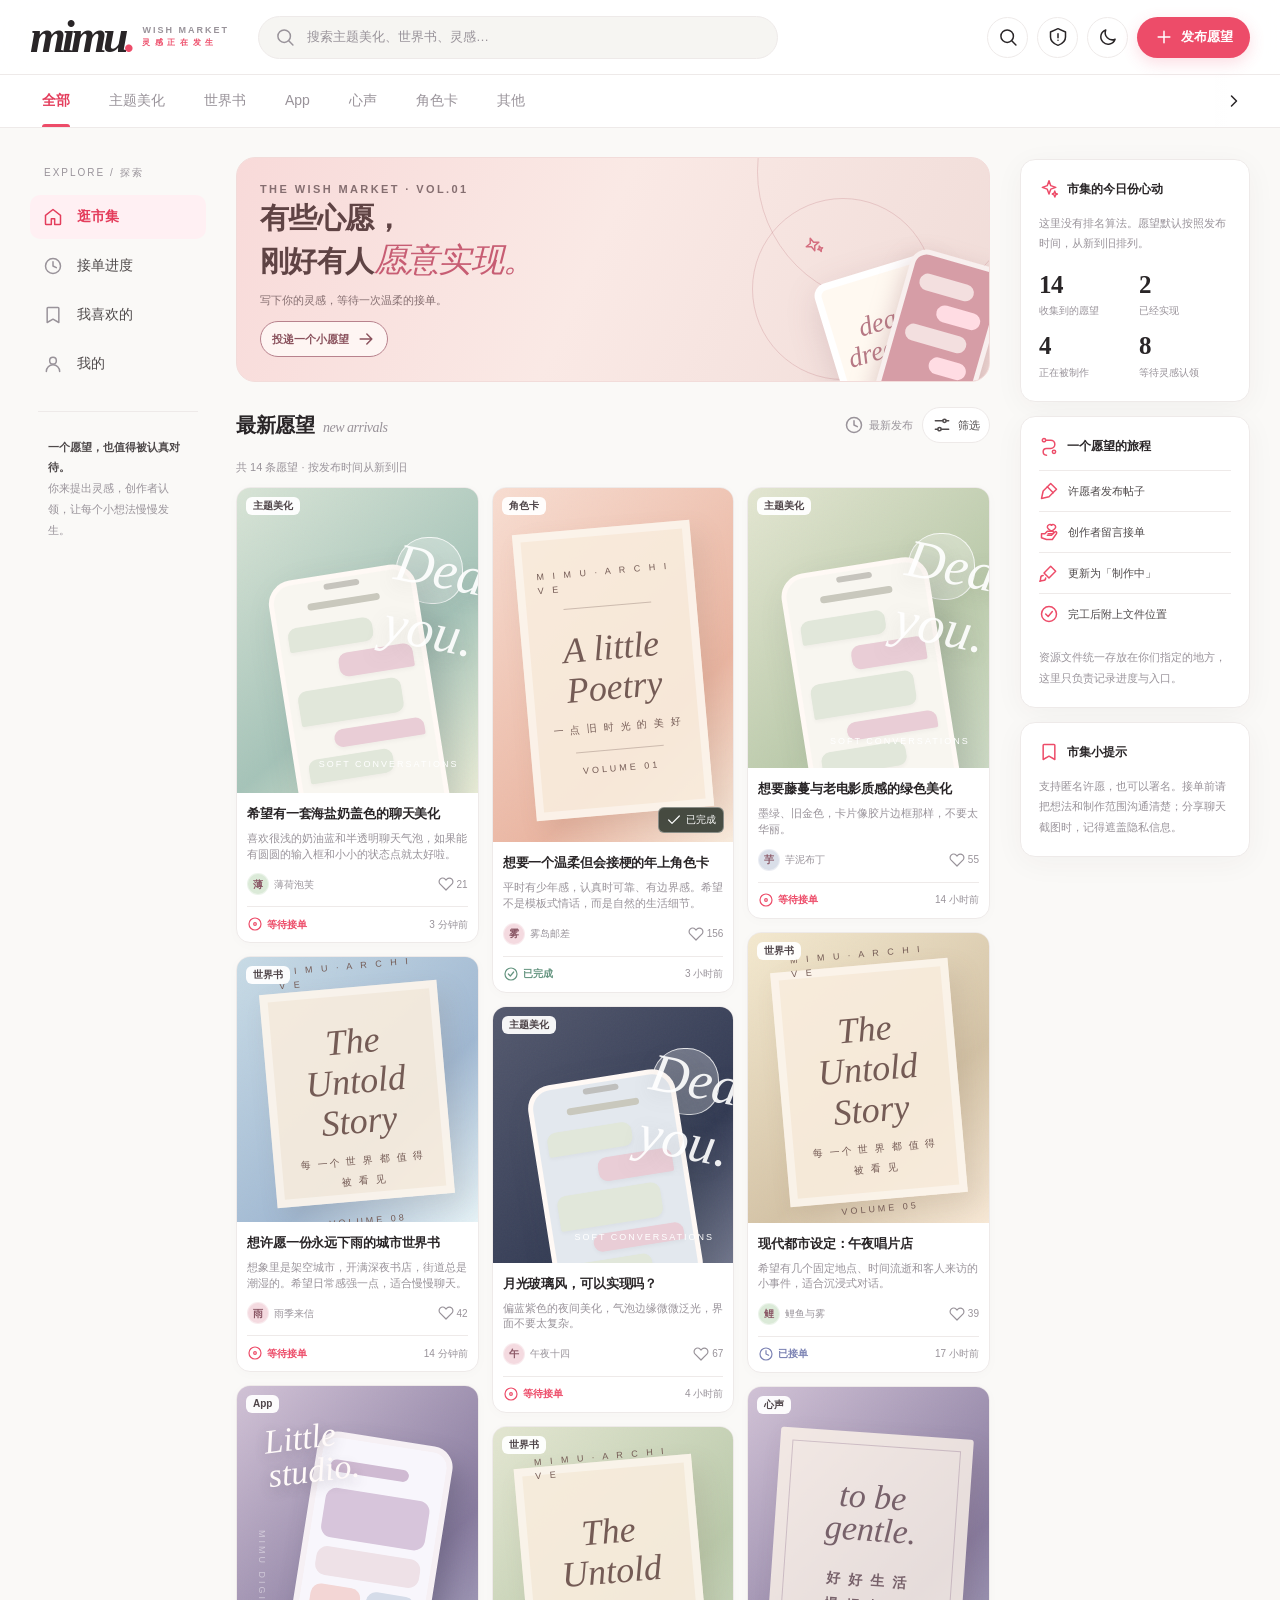
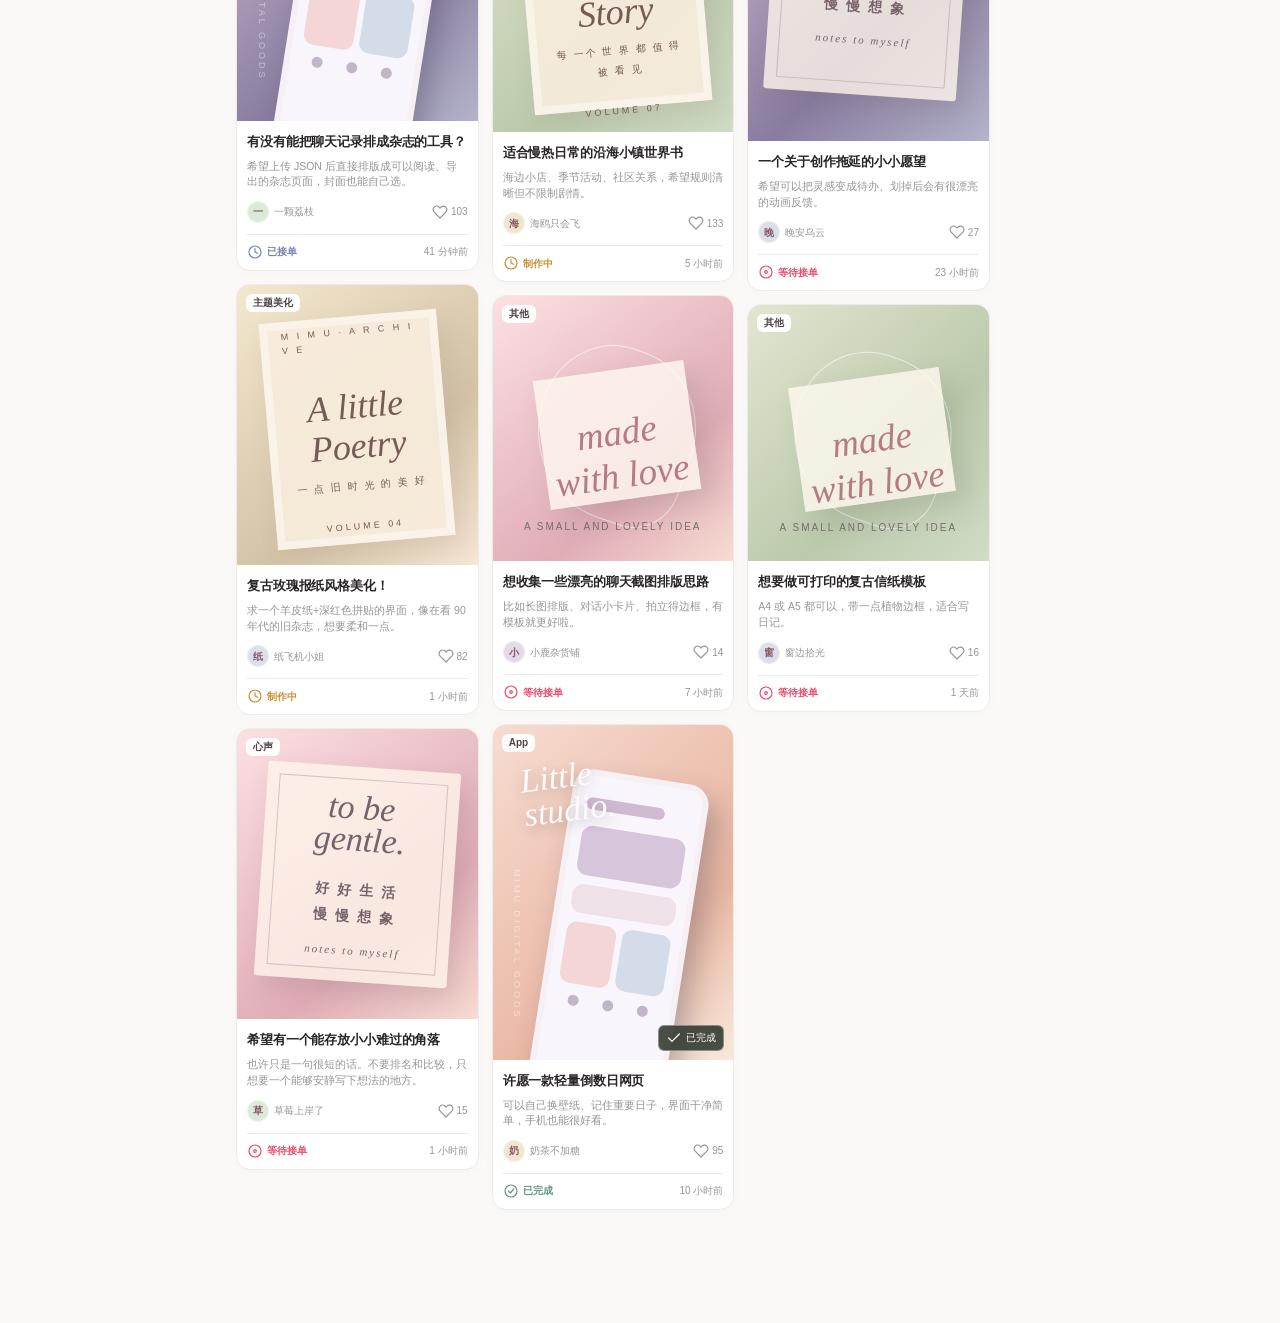
<file: archive/v04-admin-dashboard.html>
<!DOCTYPE html>
<html lang="zh-CN">
<head>
<meta charset="UTF-8">
<meta name="viewport" content="width=device-width,initial-scale=1,viewport-fit=cover">
<meta name="theme-color" content="#faf9f7">
<meta name="description" content="mimu. 愿望市集，一个将主题美化、世界书、App 和小小灵感交给创作者的地方。">
<title>mimu. ｜ 愿望市集 · 管理员演示版</title>
<style>
:root{color-scheme:light;--bg:#faf9f7;--surface:#fff;--surface-alt:#f6f5f2;--ink:#292527;--ink-2:#4f4a4b;--muted:#99939a;--soft:#eee9e8;--line:#eeeae9;--accent:#ed4c69;--accent-strong:#e43d5c;--accent-light:#fff0f3;--tag:#f6f3f0;--paper:#fff;--shadow:0 6px 30px rgba(61,39,45,.045);--shadow-high:0 22px 75px rgba(39,25,30,.18);--header-h:75px;--category-h:53px;--radius:15px;--font:-apple-system,BlinkMacSystemFont,"PingFang SC","Hiragino Sans GB","Microsoft YaHei",sans-serif;--serif:Georgia,"Times New Roman",serif}
html[data-theme=dark]{color-scheme:dark;--bg:#13151a;--surface:#1e2026;--surface-alt:#292b32;--ink:#f4f0ee;--ink-2:#d8d4d3;--muted:#aaa3a7;--soft:#383941;--line:#34353e;--accent:#ff748b;--accent-strong:#ff6b83;--accent-light:#3a2932;--tag:#292a31;--paper:#25272d;--shadow:0 6px 30px rgba(0,0,0,.12);--shadow-high:0 22px 75px rgba(0,0,0,.45)}
*{box-sizing:border-box}html{scroll-behavior:smooth}body{margin:0;background:var(--bg);color:var(--ink);font:14px/1.55 var(--font);-webkit-font-smoothing:antialiased;min-height:100vh;transition:background .25s,color .25s}button,input,textarea,select{font:inherit;color:inherit}button{cursor:pointer}button:disabled{cursor:not-allowed;opacity:.55}button,input,textarea,select{outline-offset:3px}button:focus-visible,input:focus-visible,textarea:focus-visible,select:focus-visible{outline:2px solid var(--accent)}a{color:inherit;text-decoration:none}svg{display:block;flex:0 0 auto}img{max-width:100%;display:block}::selection{background:#ed4c6955}.i{width:20px;height:20px;stroke:currentColor;stroke-width:1.8;fill:none;stroke-linecap:round;stroke-linejoin:round;display:inline-block;vertical-align:middle}.i.sm{width:16px;height:16px}.i.lg{width:24px;height:24px}.muted{color:var(--muted)}.hide{display:none!important}.sr-only{position:absolute!important;width:1px;height:1px;padding:0;margin:-1px;overflow:hidden;clip:rect(0,0,0,0);white-space:nowrap;border:0}
/* Top header */
.site-header{height:var(--header-h);position:sticky;top:0;z-index:50;background:color-mix(in srgb,var(--surface) 90%,transparent);backdrop-filter:blur(20px);-webkit-backdrop-filter:blur(20px);border-bottom:1px solid var(--line)}.header-inner{max-width:1392px;margin:auto;height:100%;padding:0 30px;display:flex;gap:29px;align-items:center}.brand{display:flex;align-items:center;gap:10px;white-space:nowrap;line-height:1}.brand-name{font:italic 46px/.8 var(--serif);letter-spacing:-3.8px;font-weight:600}.brand-name .dot{color:var(--accent)}.brand-sub{display:flex;flex-direction:column;gap:4px;font-size:9px;letter-spacing:2px;font-weight:750;color:var(--muted)}.brand-sub span:last-child{letter-spacing:1.15px;font-size:8px;color:var(--accent)}.site-search{height:43px;border:1px solid var(--line);background:var(--surface-alt);display:flex;align-items:center;gap:10px;max-width:520px;flex:1;border-radius:100px;padding:0 16px;color:var(--muted);transition:border-color .2s,background .2s,box-shadow .2s}.site-search:focus-within{border-color:var(--accent);background:var(--surface);box-shadow:0 0 0 3px var(--accent-light)}.site-search input{background:none;border:0;outline:none;flex:1;min-width:0;font-size:13px;color:var(--ink)}.site-search input::placeholder{color:var(--muted)}.clear-search{border:0;background:none;color:var(--muted);padding:4px;display:none}.search-trigger{display:none}.header-actions{margin-left:auto;display:flex;align-items:center;gap:9px}.round-btn{width:41px;height:41px;border:1px solid var(--line);border-radius:50%;background:var(--surface);display:grid;place-items:center;transition:transform .22s,background .22s,border-color .22s}.round-btn:hover{transform:translateY(-2px);background:var(--accent-light);border-color:#ecb9c3}.header-post{height:41px;padding:0 17px;border:0;background:var(--accent);color:white;display:flex;gap:7px;align-items:center;font-size:13px;font-weight:750;border-radius:999px;box-shadow:0 5px 16px #ee4c6930;transition:.2s}.header-post:hover{transform:translateY(-2px);box-shadow:0 8px 22px #ee4c6940}.brand-mobile-note{display:none}
/* Category scroll */
.category-strip{height:var(--category-h);position:sticky;top:var(--header-h);z-index:45;background:color-mix(in srgb,var(--surface) 95%,transparent);backdrop-filter:blur(16px);border-bottom:1px solid var(--line)}.category-inner{max-width:1392px;margin:0 auto;display:flex;align-items:stretch;padding:0 30px;height:100%;gap:4px}.category-list{display:flex;align-items:stretch;overflow-x:auto;scrollbar-width:none;-ms-overflow-style:none;gap:15px;flex:1;white-space:nowrap;scroll-snap-type:x proximity}.category-list::-webkit-scrollbar{display:none}.category-pill{padding:0 12px;border:0;background:none;color:var(--muted);font-size:14px;position:relative;min-width:max-content;font-weight:500;scroll-snap-align:start;transition:color .2s}.category-pill:hover{color:var(--ink)}.category-pill.active{color:var(--accent-strong);font-weight:750}.category-pill.active:after{content:"";height:3px;position:absolute;bottom:0;left:12px;right:12px;background:var(--accent);border-radius:8px 8px 0 0}.category-arrow{background:linear-gradient(90deg,transparent,var(--surface) 36%);border:0;display:flex;align-items:center;justify-content:flex-end;width:35px;flex:0 0 35px;color:var(--ink);cursor:pointer}
/* Three-column layout */
.page-layout{max-width:1392px;padding:29px 30px 100px;margin:0 auto;display:grid;grid-template-columns:176px minmax(0,1fr) 230px;gap:30px;align-items:start}.left-panel{position:sticky;top:160px;padding-top:5px}.left-title{font-size:10px;color:var(--muted);letter-spacing:2px;margin:0 0 14px 14px}.left-nav{display:flex;flex-direction:column;gap:5px}.left-link{height:44px;border:0;background:none;display:flex;align-items:center;gap:14px;padding:0 13px;border-radius:10px;color:var(--ink-2);font-size:14px;text-align:left;transition:.22s}.left-link .i{color:var(--muted)}.left-link.active{background:var(--accent-light);color:var(--accent-strong);font-weight:750}.left-link.active .i{color:var(--accent-strong)}.left-link:hover:not(.active){background:var(--surface-alt)}.left-small{font-size:11px;line-height:1.9;color:var(--muted);padding:25px 10px 0;border-top:1px solid var(--line);margin:25px 8px}.left-small b{color:var(--ink-2);font-weight:650}.feed-area{min-width:0}.right-panel{position:sticky;top:159px;display:grid;gap:14px}.aside-card{background:var(--surface);border-radius:15px;border:1px solid var(--line);padding:19px 18px;box-shadow:var(--shadow)}.aside-title{font-size:12px;font-weight:750;display:flex;align-items:center;gap:8px;margin:0 0 14px}.aside-title .i{color:var(--accent)}.aside-card p{font-size:11px;line-height:1.85;color:var(--muted);margin:0}.stats-grid{display:grid;grid-template-columns:1fr 1fr;gap:15px 8px;margin:18px 0 2px}.stat-num{font:600 25px/1.05 var(--serif);letter-spacing:-.5px}.stat-label{font-size:10px;color:var(--muted);margin-top:5px}.tip-point{padding:10px 0;border-top:1px solid var(--line);font-size:11px;color:var(--ink-2);display:flex;gap:9px;align-items:center}.tip-point svg{color:var(--accent)}.aside-feature{display:flex;align-items:center;gap:10px;margin-top:10px;cursor:pointer;text-align:left;width:100%;background:none;border:0;padding:0}.feature-cover{height:54px;width:54px;flex:0 0 54px;border-radius:9px;background:linear-gradient(145deg,#e7e6da,#e6cfbe);display:grid;place-items:center;font:italic 20px var(--serif);color:#7f716b}.feature-cover.violet{background:linear-gradient(145deg,#efe1ed,#c1bcd9);color:#776b97}.aside-feature strong{display:block;font-size:12px;font-weight:600;line-height:1.5}.aside-feature small{display:block;font-size:10px;color:var(--muted);margin-top:3px}
/* Hero */
.welcome{min-height:168px;border-radius:19px;background:linear-gradient(114deg,#f8dad9 0%,#fae9e5 47%,#f0dcd8 100%);color:#5f4344;position:relative;overflow:hidden;display:flex;align-items:center;margin-bottom:25px;border:1px solid #f2dcda;isolation:isolate}.welcome:before{content:"";position:absolute;width:265px;height:265px;border:1px solid #c88b9157;border-radius:50%;right:-35px;top:-120px}.welcome:after{content:"";position:absolute;width:180px;height:180px;border:1px solid #c88b9157;border-radius:50%;right:55px;top:40px}.welcome-text{padding:22px 23px 24px;position:relative;z-index:2;max-width:70%}.welcome-label{font-size:9px;letter-spacing:2.4px;font-weight:750;margin:0 0 10px;color:#9b6068}.welcome h1{font-size:clamp(19px,2.25vw,31px);font-weight:700;letter-spacing:-.6px;margin:0 0 8px;line-height:1.35}.welcome h1 em{font:italic 1.15em var(--serif);color:#c75d73}.welcome p{margin:0;font-size:11px;line-height:1.7;color:#856e70}.welcome-btn{display:inline-flex;border:1px solid #b8828d;background:#fff9f6dd;color:#8b535e;padding:7px 11px;border-radius:100px;margin-top:12px;align-items:center;gap:7px;font-size:11px;font-weight:700;transition:.2s}.welcome-btn:hover{background:white;transform:translateX(3px)}.welcome-art{position:absolute;right:-2px;bottom:-8px;z-index:1;width:260px;height:172px}.art-sheet{position:absolute;right:37px;bottom:-50px;height:173px;width:120px;background:#fff9f1;border:7px solid #fff;box-shadow:0 12px 34px #82566735;transform:rotate(-17deg);border-radius:13px;text-align:center;padding-top:33px;font:italic 27px/1.0 var(--serif);color:#b77985}.art-sheet small{display:block;font:9px var(--font);letter-spacing:1.8px;margin-top:12px;color:#af8894}.art-mini-phone{position:absolute;right:2px;bottom:-27px;width:98px;height:160px;background:#d69da6;border:5px solid #f8efee;border-radius:17px;transform:rotate(16deg);box-shadow:0 10px 25px #a8757b66;padding:18px 9px;display:flex;flex-direction:column;gap:9px}.art-mini-phone i{background:#fff9f6b8;border-radius:10px;height:17px;width:80%;display:block}.art-mini-phone i:nth-child(2){align-self:flex-end;width:65%;background:#ffdce3}.art-mini-phone i:nth-child(3){width:90%}.art-mini-phone i:nth-child(4){width:54%;align-self:flex-end;background:#ffdce3}.art-star{position:absolute;right:168px;top:18px;color:#d56f80;transform:rotate(-20deg)}
/* feed */
.feed-heading{display:flex;justify-content:space-between;align-items:center;gap:10px;margin:0 0 16px}.feed-heading h2{font-size:20px;font-weight:750;letter-spacing:-.5px;margin:0;display:flex;align-items:baseline;gap:9px}.feed-heading h2 span{font:italic 14px var(--serif);color:var(--muted);font-weight:400}.filter-row{display:flex;align-items:center;gap:9px}.sort-cue{font-size:11px;color:var(--muted);display:flex;align-items:center;gap:5px}.filter-button{display:flex;gap:6px;align-items:center;padding:7px 9px;background:var(--surface);border-radius:100px;border:1px solid var(--line);font-size:11px;color:var(--ink-2)}.filter-button.is-on{color:var(--accent);border-color:var(--accent)}.status-filters{display:flex;gap:8px;overflow-x:auto;scrollbar-width:none;margin:-4px 0 16px;padding:3px 0}.status-filters::-webkit-scrollbar{display:none}.filter-chip{background:var(--surface);border:1px solid var(--line);border-radius:100px;padding:6px 12px;white-space:nowrap;font-size:11px;color:var(--muted)}.filter-chip.active{background:var(--accent);color:white;border-color:var(--accent)}.result-count{margin:0 0 11px;color:var(--muted);font-size:11px}.feed-masonry{columns:3;column-gap:13px}.post-card{background:var(--surface);display:inline-block;width:100%;margin:0 0 13px;break-inside:avoid;border:1px solid var(--line);border-radius:14px;overflow:hidden;box-shadow:0 2px 13px #28202705;vertical-align:top;cursor:pointer;transition:transform .27s,box-shadow .27s,border-color .27s;animation:cardIn .48s ease both;animation-delay:var(--delay,0ms)}.post-card:hover{transform:translateY(-4px);box-shadow:0 12px 32px #27202514;border-color:#e2cbd0}.post-card:focus-visible{outline:2px solid var(--accent);outline-offset:3px}.post-cover{width:100%;position:relative;overflow:hidden;aspect-ratio:var(--ratio,.81);background:#e9e4e0}.post-cover img{height:100%;width:100%;object-fit:cover}.corner-label{position:absolute;left:9px;top:9px;z-index:3;background:#fffffff0;color:#4f4549;border-radius:6px;padding:4px 7px;font-size:10px;line-height:1;font-weight:650;backdrop-filter:blur(5px)}.card-complete{position:absolute;bottom:9px;right:9px;z-index:4;background:#363e35e8;border:1px solid #ffffff5e;color:#fff;padding:4px 7px;border-radius:6px;font-size:10px;display:flex;gap:4px;align-items:center}.card-body{padding:11px 10px 10px}.card-title{font-size:13px;font-weight:730;line-height:1.5;letter-spacing:-.12px;display:-webkit-box;-webkit-line-clamp:2;-webkit-box-orient:vertical;overflow:hidden;margin:0 0 7px;min-height:20px}.card-excerpt{font-size:10.5px;color:var(--muted);line-height:1.5;display:-webkit-box;-webkit-line-clamp:2;-webkit-box-orient:vertical;overflow:hidden;margin:0 0 10px}.post-meta{display:flex;align-items:center;justify-content:space-between;gap:3px;min-width:0}.author-row{display:flex;gap:5px;min-width:0;align-items:center;flex:1}.avatar{width:22px;height:22px;border-radius:50%;display:inline-grid;place-items:center;background:var(--avatar,#e9d3d5);color:var(--avatarink,#8a5765);font-size:10px;font-weight:700;flex:0 0 22px;border:1px solid #ffffff70}.author-name{font-size:10px;color:var(--muted);overflow:hidden;text-overflow:ellipsis;white-space:nowrap}.card-like{display:flex;align-items:center;gap:3px;border:0;background:none;color:var(--muted);font-size:10px;padding:4px 0 4px 5px;white-space:nowrap}.card-like .i{width:16px;height:16px}.card-like.is-liked{color:var(--accent)}.card-extra{display:flex;justify-content:space-between;gap:8px;align-items:center;margin:10px 0 0;padding-top:9px;border-top:1px solid var(--line)}.status-mini{display:inline-flex;gap:4px;align-items:center;font-size:10px;font-weight:600;color:var(--muted)}.status-mini.working{color:#cb8f38}.status-mini.done{color:#659580}.status-mini.claimed{color:#7b82b3}.status-mini.open{color:var(--accent)}.card-time{font-size:10px;color:var(--muted)}.empty-board{margin:25px 0 0;padding:54px 18px;text-align:center;border:1px dashed var(--line);border-radius:18px;background:var(--surface)}.empty-icon{width:67px;height:67px;background:var(--accent-light);color:var(--accent);border-radius:50%;display:grid;place-items:center;margin:0 auto 16px}.empty-board h3{font-size:16px;margin:0 0 8px}.empty-board p{margin:0;color:var(--muted);font-size:12px;line-height:1.8}.empty-board button{border:0;border-radius:100px;background:var(--accent);color:#fff;font-weight:700;padding:10px 18px;margin:18px 0 0}
/* Art posters / fully offline */
.artwork{width:100%;height:100%;position:absolute;inset:0;overflow:hidden;isolation:isolate}.artwork .art-noise{position:absolute;inset:0;opacity:.25;background-image:url("data:image/svg+xml,%3Csvg viewBox='0 0 200 200' xmlns='http://www.w3.org/2000/svg'%3E%3Cfilter id='n'%3E%3CfeTurbulence type='fractalNoise' baseFrequency='.74' numOctaves='3' stitchTiles='stitch'/%3E%3C/filter%3E%3Crect width='100%25' height='100%25' filter='url(%23n)' opacity='.14'/%3E%3C/svg%3E")}.artwork.theme-mint{background:linear-gradient(140deg,#d8e4d6,#a5c3b8 60%,#eef1da)}.artwork.theme-pink{background:linear-gradient(140deg,#fde1e4,#e1acb6 67%,#f8dcd3)}.artwork.theme-cream{background:linear-gradient(140deg,#f4e9cf,#d4c3a6 63%,#f8e9d6)}.artwork.theme-blue{background:linear-gradient(135deg,#c8dbe6,#a0b8d2 63%,#e6f3f7)}.artwork.theme-plum{background:linear-gradient(135deg,#d1c2d6,#887b9f 63%,#b3b3ca)}.artwork.theme-charcoal{background:linear-gradient(135deg,#54596e,#323a53 68%,#72778d)}.artwork.theme-peach{background:linear-gradient(135deg,#f8ddd1,#eab5a1 68%,#f8ebdc)}.artwork.theme-sage{background:linear-gradient(135deg,#e3e6d1,#bbcaab 62%,#d0ddc7)}
.art-typographic{position:absolute;top:13%;left:10%;right:10%;z-index:3;text-align:center;color:#68545e}.art-type-en{font:italic clamp(21px,2.7vw,39px)/.95 var(--serif);letter-spacing:-.7px}.art-type-cn{font-size:12px;letter-spacing:3px;margin-top:7px}.art-type-deco{position:absolute;width:79%;height:75%;top:13%;left:11%;border:1px solid #ffffffa3;border-radius:50% 50% 2px 2px;transform:rotate(-7deg)}.art-sun{position:absolute;border-radius:50%;width:47%;aspect-ratio:1;background:#fff6e4a6;box-shadow:0 0 55px 26px #fff7e659;bottom:3%;left:23%}.art-tiny-copy{position:absolute;bottom:8%;left:10%;right:10%;text-align:center;color:#6d5f60;font:italic 12px var(--serif);letter-spacing:2px}.art-chat-phone{position:absolute;left:20%;right:18%;top:27%;bottom:-13%;border:5px solid #fff9f5;border-radius:24px;background:#f8f6f0;transform:rotate(-9deg);box-shadow:12px 18px 36px #4b535637;z-index:2;overflow:hidden;padding:14px 9px}.art-chat-phone:before{content:"";position:absolute;top:4px;left:37%;width:26%;height:6px;background:#ada9a4a6;border-radius:50px}.art-chat-header{margin-top:7px;display:flex;justify-content:center;gap:5px}.art-chat-header:before{content:"";display:block;border-radius:100px;width:60%;height:7px;background:#c9c8bd}.art-bubbles{display:grid;gap:8px;margin-top:15px}.art-bubble{height:24px;width:70%;background:#e1e7da;border-radius:9px 9px 9px 2px;box-shadow:0 2px 4px #0000000a}.art-bubble:nth-child(even){justify-self:end;background:#e9cdd6;border-radius:9px 9px 2px 9px;width:62%}.art-bubble:nth-child(3){height:35px;width:86%}.art-bubble:nth-child(4){height:18px;width:75%}.art-chat-big{position:absolute;right:-22px;top:17%;font:italic 54px var(--serif);color:#ffffffe9;transform:rotate(11deg);text-shadow:0 4px 20px #7777772e;z-index:3;pointer-events:none}.art-chat-foot{position:absolute;right:8%;bottom:7%;font-size:9px;letter-spacing:2px;color:#fff;z-index:5}.art-sticker{position:absolute;width:67px;height:67px;border-radius:50% 50% 44% 55%;border:1px solid #fffc;right:6%;top:16%;background:#ffffff44;z-index:1}.art-book-page{position:absolute;inset:11% 13% 8%;border:8px solid #ffffff65;background:#f9eddde8;box-shadow:9px 13px 27px #7a605022;transform:rotate(-5deg);display:flex;flex-direction:column;align-items:center;justify-content:center;padding:13px;color:#745b55}.art-book-line{height:1px;width:65%;background:currentColor;opacity:.33;margin:12px 0}.art-book-num{font-size:9px;letter-spacing:3px}.art-book-name{font:italic 36px/1.12 var(--serif);text-align:center;margin:9px 0}.art-book-desc{font-size:10px;line-height:2;letter-spacing:2px;text-align:center}.art-book-flower{position:absolute;bottom:-11px;right:-12px;width:87px;height:87px;opacity:.65}.art-app-screen{position:absolute;top:15%;left:23%;right:20%;bottom:-20%;background:#f8f6fc;border:6px solid #f6f0f4;border-radius:21px 21px 8px 8px;box-shadow:11px 14px 27px #413f5650;transform:rotate(9deg);padding:22px 10px;color:#645c6e}.art-app-uihead{height:12px;width:75%;background:#cfbad2;border-radius:6px;margin-bottom:16px}.art-app-panel{height:50px;border-radius:11px;background:#d7c5db;margin-bottom:9px;padding:10px}.art-app-panel.small{height:29px;background:#eee1e7}.art-app-row{display:flex;gap:6px}.art-app-tile{flex:1;height:62px;background:#f3d6d5;border-radius:10px}.art-app-tile:nth-child(2){background:#d5dce9}.art-app-footer{margin-top:11px;display:flex;justify-content:space-around}.art-app-footer i{width:11px;height:11px;border-radius:50%;background:#c1b5c8}.art-app-title{position:absolute;top:10%;left:12%;z-index:3;font:italic 34px/1 var(--serif);color:#fffaf9;text-shadow:0 4px 13px #5246584f;transform:rotate(-7deg)}.art-app-topcorner{position:absolute;bottom:12%;left:7%;writing-mode:vertical-rl;letter-spacing:3px;font-size:9px;color:#fff7}.art-note-paper{position:absolute;inset:13% 10%;border-radius:3px;background:#fff7ebc9;transform:rotate(4deg);box-shadow:9px 11px 25px #6a53592b;padding:26px 20px;display:flex;flex-direction:column;justify-content:center;color:#77616a;text-align:center}.art-note-paper:before{content:"";position:absolute;inset:12px;border:1px solid #8c708c58}.art-note-quote{font:italic 34px/.96 var(--serif);margin-bottom:21px}.art-note-cn{font-size:14px;line-height:1.85;font-weight:600;letter-spacing:2px}.art-note-tail{font:italic 11px var(--serif);letter-spacing:2px;margin-top:15px}.art-other-dot{position:absolute;left:18%;top:19%;height:65%;width:66%;border:1px solid #fff9;transform:rotate(19deg);border-radius:47% 53% 30% 60%}.art-other-card{position:absolute;left:20%;top:28%;width:63%;height:49%;background:#fff9f1cc;box-shadow:12px 13px 28px #5a5d562d;transform:rotate(-8deg);text-align:center;padding-top:17%;font:italic 37px var(--serif);color:#b47b82}.art-other-copy{position:absolute;bottom:11%;left:13%;font:10px var(--font);color:#756d6d;letter-spacing:2px;z-index:3}.artwork.theme-charcoal .art-chat-phone{background:#e3e8ee}.artwork.theme-charcoal .art-type-en,.artwork.theme-charcoal .art-type-cn,.artwork.theme-charcoal .art-tiny-copy{color:white}
/* Mobile bottom nav */
.mobile-tabbar{display:none}.float-top{position:fixed;bottom:20px;right:20px;width:43px;height:43px;border:1px solid var(--line);background:var(--surface);color:var(--ink);border-radius:100px;z-index:25;box-shadow:var(--shadow);display:none;place-items:center}
/* Toast / dialog */
.toast-host{position:fixed;z-index:120;left:50%;bottom:30px;transform:translateX(-50%);pointer-events:none;display:grid;gap:10px}.toast{background:#313034;color:#fff;box-shadow:0 15px 45px #0004;padding:11px 19px;border-radius:100px;max-width:min(460px,calc(100vw - 36px));text-align:center;font-size:12px;animation:toastIn .2s ease both}.modal-root{position:fixed;inset:0;z-index:100;display:none;align-items:center;justify-content:center;padding:22px}.modal-root.is-open{display:flex}.modal-backdrop{position:absolute;inset:0;background:#181315a8;backdrop-filter:blur(6px);animation:fadeIn .2s ease}.modal-panel{position:relative;z-index:1;width:min(600px,100%);max-height:min(91vh,950px);display:flex;flex-direction:column;background:var(--surface);border-radius:19px;box-shadow:var(--shadow-high);overflow:hidden;animation:modalUp .26s cubic-bezier(.2,.8,.2,1)}.modal-head{display:flex;align-items:center;justify-content:space-between;gap:15px;flex:0 0 auto;padding:17px 20px 14px;border-bottom:1px solid var(--line)}.modal-title{font-size:15px;font-weight:800;letter-spacing:-.2px;margin:0}.close-modal{border:0;background:var(--surface-alt);height:33px;width:33px;border-radius:50%;display:grid;place-items:center}.modal-scroll{overflow-y:auto;overscroll-behavior:contain;padding:19px 22px 25px;scrollbar-width:thin}.detail-cover{aspect-ratio:1.65;position:relative;overflow:hidden;border-radius:12px;margin-bottom:18px}.detail-cover .artwork{position:absolute}.detail-cover .art-chat-phone{top:11%;left:32%;right:32%;bottom:-35%}.detail-cover .art-book-page{left:27%;right:27%;top:7%;bottom:1%}.detail-cover img{width:100%;height:100%;object-fit:cover}.detail-meta{font-size:11px;color:var(--muted);display:flex;align-items:center;gap:8px;flex-wrap:wrap}.detail-title{font-size:22px;font-weight:800;line-height:1.4;letter-spacing:-.4px;margin:10px 0 13px}.detail-description{font-size:13px;color:var(--ink-2);line-height:2;white-space:pre-wrap;word-wrap:break-word;margin:16px 0 20px}.detail-badges{display:flex;gap:7px;flex-wrap:wrap}.mini-badge{font-size:10px;font-weight:650;background:var(--tag);border:1px solid var(--line);padding:5px 9px;border-radius:100px;color:var(--ink-2)}.mini-badge.status-open{color:var(--accent);background:var(--accent-light);border-color:transparent}.mini-badge.status-claimed{color:#767baf;background:#eceef8;border:0}.mini-badge.status-working{color:#a87933;background:#fff2da;border:0}.mini-badge.status-done{color:#528d77;background:#e6f3ec;border:0}html[data-theme=dark] .mini-badge.status-claimed{background:#303348;color:#afb7ff}html[data-theme=dark] .mini-badge.status-working{background:#403427;color:#e2b778}html[data-theme=dark] .mini-badge.status-done{background:#283d35;color:#94dfb3}.detail-operations{display:flex;flex-wrap:wrap;gap:9px;margin:19px 0}.primary-button,.outline-button,.plain-button{display:inline-flex;align-items:center;justify-content:center;gap:7px;border-radius:100px;padding:10px 16px;min-height:39px;font-size:12px;font-weight:750;transition:.2s}.primary-button{border:1px solid var(--accent);background:var(--accent);color:#fff}.primary-button:hover{background:var(--accent-strong);transform:translateY(-1px)}.outline-button{border:1px solid var(--line);color:var(--ink);background:var(--surface)}.outline-button:hover{background:var(--accent-light);border-color:#e4bdc4}.plain-button{border:0;background:var(--surface-alt);color:var(--ink-2)}.plain-button:hover{background:var(--soft)}.plain-button.is-active{color:var(--accent)}.section-rule{height:1px;background:var(--line);margin:21px 0}.detail-smalltitle{font-size:12px;font-weight:800;display:flex;gap:8px;align-items:center;margin:0 0 13px}.detail-smalltitle .i{color:var(--accent)}.timeline{display:flex;align-items:center;justify-content:space-between;gap:3px;margin:12px 0 17px}.timeline-step{flex:1;text-align:center;position:relative;color:var(--muted);font-size:10px;line-height:1.4}.timeline-step:before{content:"";display:block;width:13px;height:13px;margin:0 auto 7px;border-radius:50%;border:2px solid var(--line);background:var(--surface);position:relative;z-index:1}.timeline-step:after{content:"";position:absolute;left:calc(50% + 8px);right:calc(-50% + 8px);top:6px;height:2px;background:var(--line)}.timeline-step:last-child:after{display:none}.timeline-step.passed:before{border-color:var(--accent);background:var(--accent)}.timeline-step.passed:after{background:var(--accent)}.timeline-step.passed{color:var(--ink);font-weight:700}.claim-block{border:1px solid var(--line);background:var(--surface-alt);border-radius:13px;padding:13px 14px;margin-top:13px}.claim-head{display:flex;align-items:center;justify-content:space-between;gap:12px;font-size:12px;font-weight:750}.claim-time{font-size:10px;color:var(--muted);font-weight:400}.claim-block p{font-size:12px;line-height:1.9;color:var(--ink-2);margin:8px 0 0;white-space:pre-wrap}.delivery-box{border:1px solid #d5e7db;background:#eff8f1;border-radius:13px;padding:15px 16px;color:#3b6453;margin:13px 0}.delivery-box strong{display:flex;align-items:center;gap:8px;font-size:12px}.delivery-box p{font-size:12px;margin:9px 0 7px;white-space:pre-wrap;line-height:1.8;overflow-wrap:anywhere}.delivery-box a{display:inline-flex;align-items:center;gap:5px;color:#276b4b;font-size:12px;text-decoration:underline;text-underline-offset:3px;overflow-wrap:anywhere}html[data-theme=dark] .delivery-box{background:#213a2e;border-color:#3a634d;color:#bde4cc}html[data-theme=dark] .delivery-box a{color:#b4ebca}.comment-list{display:grid;gap:11px}.comment{display:flex;gap:9px;align-items:start}.comment .avatar{height:27px;width:27px;flex:0 0 27px}.comment strong{font-weight:750;font-size:11px}.comment small{font-size:10px;color:var(--muted);margin-left:8px}.comment p{margin:4px 0 0;font-size:12px;line-height:1.8;white-space:pre-wrap;overflow-wrap:anywhere}.comment-form{margin-top:15px;display:flex;gap:8px}.comment-form input{height:40px;border:1px solid var(--line);border-radius:100px;background:var(--surface-alt);padding:0 14px;flex:1;min-width:0;font-size:12px}.comment-form button{background:var(--ink);color:var(--surface);border:0;border-radius:100px;padding:0 15px;font-size:11px;font-weight:700}
/* forms */
.form-lead{color:var(--muted);font-size:12px;line-height:1.8;margin:0 0 20px}.form-field{margin-bottom:17px}.form-label{display:flex;align-items:center;justify-content:space-between;gap:10px;margin-bottom:7px;font-size:12px;font-weight:750}.form-label small{color:var(--muted);font-size:10px;font-weight:400}.form-field input,.form-field textarea,.form-field select{width:100%;border:1px solid var(--line);border-radius:11px;background:var(--surface-alt);padding:12px 13px;outline:none;font-size:13px;transition:border-color .2s,background .2s}.form-field input:focus,.form-field textarea:focus,.form-field select:focus{border-color:var(--accent);background:var(--surface)}.form-field textarea{min-height:118px;resize:vertical;line-height:1.8}.form-field input::placeholder,.form-field textarea::placeholder{color:var(--muted)}.select-grid{display:flex;gap:8px;flex-wrap:wrap}.select-category{border-radius:100px;background:var(--surface-alt);border:1px solid var(--line);padding:8px 12px;font-size:11px;color:var(--ink-2);transition:.2s}.select-category.active{border-color:var(--accent);background:var(--accent-light);color:var(--accent);font-weight:800}.file-upload{border:1px dashed var(--soft);border-radius:12px;padding:12px 14px;display:flex;align-items:center;gap:11px;cursor:pointer;color:var(--ink-2);font-size:12px;background:var(--surface-alt)}.file-upload .i{color:var(--accent)}.file-upload small{display:block;font-size:10px;color:var(--muted);margin-top:3px}.file-upload input{display:none}.image-preview{margin-top:10px;width:100%;max-height:230px;object-fit:cover;border-radius:10px;border:1px solid var(--line)}.form-foot{border-top:1px solid var(--line);margin-top:21px;padding-top:16px;display:flex;align-items:center;justify-content:space-between;gap:12px}.form-foot small{font-size:10px;color:var(--muted);max-width:320px;line-height:1.6}.fine-print{padding:12px 13px;border-radius:10px;background:var(--surface-alt);color:var(--muted);font-size:11px;line-height:1.8;margin-top:20px}.go-back{font-size:11px;color:var(--accent);background:none;border:0;padding:0 0 16px;display:flex;align-items:center;gap:5px}.modal-save{display:flex;gap:9px;justify-content:flex-end}.creator-box{padding:15px;border-radius:14px;border:1px solid var(--line);background:var(--surface-alt)}.creator-box strong{font-size:12px;display:block;margin-bottom:7px}.creator-box p{margin:0;color:var(--muted);font-size:11px;line-height:1.9}.user-summary{display:flex;align-items:center;gap:15px;background:var(--surface);padding:17px;border:1px solid var(--line);border-radius:13px;margin:0 0 20px}.user-summary .avatar{height:48px;width:48px;flex:0 0 48px;font-size:19px}.user-summary strong{font-size:15px}.user-summary p{margin:3px 0 0;color:var(--muted);font-size:11px}
/* Utility animation */
@keyframes cardIn{from{opacity:0;transform:translateY(12px)}to{opacity:1;transform:translateY(0)}}@keyframes modalUp{from{opacity:0;transform:translateY(18px) scale(.99)}to{opacity:1;transform:translateY(0) scale(1)}}@keyframes fadeIn{from{opacity:0}to{opacity:1}}@keyframes toastIn{from{opacity:0;transform:translateY(10px)}to{opacity:1;transform:translateY(0)}}
@media(max-width:1220px){.page-layout{grid-template-columns:158px minmax(0,1fr);gap:24px}.right-panel{display:none}.feed-masonry{columns:3}.left-panel{top:150px}}
@media(max-width:960px){.header-inner{padding:0 22px}.category-inner{padding:0 22px}.page-layout{grid-template-columns:minmax(0,1fr);padding:22px 20px 100px;max-width:800px}.left-panel{display:none}.feed-masonry{columns:3}.welcome h1{font-size:27px}}
@media(max-width:660px){:root{--header-h:66px;--category-h:48px}.site-header{box-shadow:0 2px 9px #00000004}.header-inner{padding:0 15px;gap:8px;flex-wrap:nowrap}.brand-name{font-size:40px}.brand-sub{font-size:8px}.brand-sub span:last-child{font-size:7px}.site-search{display:none}.header-actions{gap:7px}.search-trigger{display:grid}.round-btn{width:38px;height:38px}.header-post{display:none}.category-inner{padding:0 9px 0 13px;gap:0}.category-list{gap:3px}.category-pill{padding:0 12px;font-size:14px}.category-pill.active:after{left:12px;right:12px}.category-arrow{flex-basis:30px;width:30px}.page-layout{padding:13px 10px 95px;display:block}.welcome{min-height:153px;border-radius:15px;margin:0 1px 20px}.welcome-text{padding:15px 17px 17px;max-width:74%}.welcome-label{font-size:8px;margin-bottom:7px}.welcome h1{font-size:21px;letter-spacing:-.5px;margin-bottom:7px}.welcome p{font-size:10px}.welcome-btn{padding:5px 9px;margin-top:10px;font-size:10px}.welcome-art{right:-47px;transform:scale(.9);transform-origin:right bottom}.feed-heading{padding:0 3px;margin-bottom:13px}.feed-heading h2{font-size:18px}.feed-heading h2 span{font-size:12px}.sort-cue{font-size:10px}.filter-button{font-size:11px}.status-filters{margin-bottom:11px}.result-count{padding:0 3px}.feed-masonry{columns:2;column-gap:9px}.post-card{margin-bottom:9px;border-radius:10px}.card-body{padding:9px 8px 8px}.card-title{font-size:12px;line-height:1.5;margin-bottom:7px}.card-excerpt{font-size:10px}.corner-label{left:7px;top:7px;font-size:9px;padding:4px 6px}.card-extra{margin-top:8px;padding-top:7px}.status-mini,.card-time{font-size:9px}.author-name,.card-like{font-size:9px}.card-like .i{width:14px;height:14px}.avatar{height:20px;width:20px;flex-basis:20px;font-size:9px}.mobile-tabbar{position:fixed;z-index:70;bottom:0;left:0;right:0;display:flex;align-items:stretch;justify-content:space-around;height:calc(65px + env(safe-area-inset-bottom,0px));padding-bottom:env(safe-area-inset-bottom,0px);background:color-mix(in srgb,var(--surface) 94%,transparent);backdrop-filter:blur(20px);-webkit-backdrop-filter:blur(20px);border-top:1px solid var(--line);box-shadow:0 -4px 16px #00000007}.tab-item{width:19%;border:0;background:none;color:var(--muted);display:flex;align-items:center;justify-content:center;flex-direction:column;gap:4px;font-size:10px;padding-top:7px}.tab-item .i{width:22px;height:22px}.tab-item.active{color:var(--accent);font-weight:750}.tab-post{display:flex;align-items:center;justify-content:center;flex:0 0 19%;padding:0;background:none;border:0}.tab-post-inner{height:45px;width:51px;display:grid;place-items:center;background:var(--accent);color:white;border-radius:14px;box-shadow:0 5px 14px #f14c6e48;transform:translateY(-2px);transition:.2s}.tab-post:active .tab-post-inner{transform:scale(.95)}.modal-root{align-items:flex-end;padding:0}.modal-panel{width:100%;border-radius:21px 21px 0 0;max-height:calc(93dvh - env(safe-area-inset-bottom,0px));padding-bottom:env(safe-area-inset-bottom,0px);animation:modalUp .22s ease}.modal-scroll{padding:18px 17px 23px}.modal-head{padding:15px 16px}.detail-title{font-size:20px}.detail-cover{aspect-ratio:1.7}.comment-form{gap:6px}.comment-form button{padding:0 11px}.form-foot{align-items:flex-start}.form-foot small{max-width:190px}.mobile-searchbox{width:100%;display:flex;align-items:center;gap:7px;border:1px solid var(--line);border-radius:100px;padding:12px 13px;margin-bottom:15px;background:var(--surface-alt)}.mobile-searchbox input{background:none;border:0;outline:none;flex:1;min-width:0}}
@media(max-width:355px){.brand-sub{display:none}.feed-heading h2{font-size:16px}.welcome h1{font-size:19px}.welcome-text{max-width:78%}.welcome-art{right:-65px}}@media(prefers-reduced-motion:reduce){*,*:before,*:after{animation-duration:.001ms!important;transition-duration:.001ms!important;scroll-behavior:auto!important}}

/* Moderation layer / admin edition */
.admin-entry{position:relative}.admin-entry.is-admin{color:var(--accent);background:var(--accent-light);border-color:color-mix(in srgb,var(--accent) 42%,var(--line))}.admin-entry.is-admin:after{content:'';position:absolute;width:7px;height:7px;background:#5cba91;border:2px solid var(--surface);border-radius:100%;right:1px;top:1px}.admin-notice{position:sticky;top:calc(var(--header-h) + var(--category-h));z-index:35;background:color-mix(in srgb,var(--accent-light) 91%,var(--surface));border-bottom:1px solid var(--line);color:var(--ink);font-size:11px;display:none;align-items:center;justify-content:center;gap:12px;padding:7px 16px;text-align:center}.admin-notice.show{display:flex}.admin-notice strong{color:var(--accent)}.admin-notice button{border:0;background:var(--surface);border-radius:30px;padding:3px 10px;font-size:10px;font-weight:700;color:var(--ink)}.admin-link{position:relative}.admin-link em{font-style:normal;font-size:10px;background:var(--accent-light);color:var(--accent);margin-left:auto;padding:2px 7px;border-radius:30px}.admin-danger{border:1px solid #e7acb8;background:#fff0f1;color:#ad3b55}.admin-danger:hover{background:#fadddf}.admin-tools{padding:14px 15px;border-radius:13px;background:color-mix(in srgb,var(--accent-light) 62%,var(--surface));border:1px dashed color-mix(in srgb,var(--accent) 30%,var(--line));margin:16px 0 0}.admin-tools-head{display:flex;gap:7px;align-items:center;font-size:12px;color:var(--accent);font-weight:800}.admin-tools p{margin:5px 0 10px;font-size:11px;color:var(--muted)}.admin-tool-buttons{display:flex;gap:7px;flex-wrap:wrap}.admin-tool-buttons button{min-height:35px}.mod-comment-remove{margin-left:auto;flex:0 0 auto;border:1px solid var(--line);border-radius:8px;background:var(--surface);padding:5px;display:grid;place-items:center;color:var(--accent)}.mod-comment-remove .i{height:15px;width:15px}.mod-hint{border:1px solid var(--line);padding:13px 15px;border-radius:13px;margin-bottom:16px;background:var(--surface-alt);color:var(--ink-2);font-size:12px;line-height:1.85}.mod-hint strong{color:var(--accent)}.mod-alert{border:1px solid #efcad0;background:#fff3f4;color:#8c3949;padding:12px 14px;border-radius:11px;font-size:11px;line-height:1.8;margin-bottom:16px}html[data-theme=dark] .mod-alert{background:#39282d;color:#ffd1d7;border-color:#68404b}html[data-theme=dark] .admin-danger{background:#432a33;color:#ffaaba;border-color:#835462}.mod-stat-grid{display:grid;grid-template-columns:repeat(3,1fr);gap:9px;margin:0 0 17px}.mod-stat{background:var(--surface-alt);border:1px solid var(--line);border-radius:12px;text-align:center;padding:14px 5px}.mod-stat strong{display:block;font-size:24px;font-weight:800;letter-spacing:-1px}.mod-stat span{display:block;color:var(--muted);font-size:10px}.mod-tabs{display:flex;gap:7px;overflow-x:auto;scrollbar-width:none;margin:0 0 13px}.mod-tab{border:1px solid var(--line);background:var(--surface);border-radius:100px;padding:7px 12px;font-size:11px;white-space:nowrap}.mod-tab.active{background:var(--ink);color:var(--surface);border-color:var(--ink)}.mod-items{display:grid;gap:9px}.mod-item{border:1px solid var(--line);border-radius:12px;padding:12px 13px;background:var(--surface)}.mod-item-head{display:flex;align-items:center;gap:8px;flex-wrap:wrap;margin-bottom:6px}.mod-item-title{font-size:12px;font-weight:800;flex:1;min-width:130px;line-height:1.5;overflow-wrap:anywhere}.mod-item-sub{color:var(--muted);font-size:10px;line-height:1.7;overflow-wrap:anywhere}.mod-actions{display:flex;flex-wrap:wrap;gap:7px;margin-top:10px}.mod-actions button{border-radius:30px;border:1px solid var(--line);background:var(--surface-alt);font-size:11px;padding:6px 11px}.mod-actions button.danger{color:#ba4762;background:var(--accent-light);border-color:transparent}.mod-actions button.success{color:#448e6b;background:color-mix(in srgb,#bbebcf 27%,var(--surface));border-color:transparent}.mod-bottom{border-top:1px solid var(--line);padding-top:16px;margin-top:17px;display:flex;flex-wrap:wrap;justify-content:space-between;align-items:center;gap:9px}.mod-bottom small{font-size:10px;color:var(--muted);max-width:310px}.mod-empty{padding:23px 12px;border-radius:12px;text-align:center;background:var(--surface-alt);font-size:12px;color:var(--muted)}.mod-subheading{font-size:11px;color:var(--muted);letter-spacing:.2px;margin:0 0 13px}.mod-lock{display:grid;place-items:center;margin:3px auto 18px;width:62px;height:62px;border-radius:19px;background:var(--accent-light);color:var(--accent)}.mod-lock .i{width:29px;height:29px}.admin-credential-label{font-weight:700;display:block;font-size:11px;margin-bottom:7px}.admin-identity-badge{font-size:10px;color:var(--accent);background:var(--accent-light);border-radius:20px;padding:4px 9px;font-weight:750}.mod-item .i{height:14px;width:14px}.mod-item textarea{width:100%}.mod-filter-input{background:var(--surface);color:var(--ink);width:100%;border:1px solid var(--line);border-radius:10px;padding:9px 12px;font-size:12px;margin:0 0 12px}.mod-filter-input:focus{border-color:var(--accent)}.mod-item[hidden]{display:none}.mod-logout{border:1px solid var(--line);border-radius:100px;background:var(--surface);padding:7px 14px;color:var(--muted);font-size:11px}.moderation-brief{font-size:11px;color:var(--muted);margin-top:9px}.form-checkbox{display:flex;align-items:center;gap:9px;font-size:11px;line-height:1.7;margin:8px 0 18px}.form-checkbox input{width:17px;height:17px;flex:0 0 auto;accent-color:var(--accent)}
@media(max-width:660px){.admin-notice{top:calc(var(--header-h) + var(--category-h));font-size:10px;padding:6px 12px}.mod-stat-grid{gap:5px}.mod-stat strong{font-size:21px}.admin-entry{min-width:36px}.admin-tools{padding:12px}.mod-tabs{margin-right:-8px}.mod-item{padding:11px}}
</style>
</head>
<body>
<header class="site-header">
 <div class="header-inner">
  <a class="brand" href="#" id="brand-home" aria-label="mimu. 愿望市集 首页"><span class="brand-name">mimu<span class="dot">.</span></span><span class="brand-sub"><span>WISH MARKET</span><span>灵 感 正 在 发 生</span></span></a>
  <label class="site-search" aria-label="搜索许愿帖子"><span data-icon="search"></span><input id="searchInput" placeholder="搜索主题美化、世界书、灵感…" autocomplete="off"><button class="clear-search" id="clearSearch" type="button" aria-label="清除搜索" data-icon="x"></button></label>
  <div class="header-actions"><button type="button" class="round-btn search-trigger" id="mobileSearchButton" aria-label="搜索" title="搜索"><span data-icon="search"></span></button><button type="button" class="round-btn admin-entry" id="adminEntry" aria-label="管理员入口" title="管理员入口" data-action="adminEntry"><span data-icon="shield"></span></button><button type="button" class="round-btn" id="themeToggle" aria-label="切换夜间模式" title="切换夜间模式"><span data-icon="moon"></span></button><button type="button" class="header-post" data-action="create"><span data-icon="plus"></span>发布愿望</button></div>
 </div>
</header>
<div class="category-strip"><div class="category-inner"><div class="category-list" id="categoryTabs" role="tablist" aria-label="愿望分类"></div><button class="category-arrow" id="categoryNext" aria-label="查看更多分类"><span data-icon="chevron-right"></span></button></div></div>
<div class="admin-notice" id="adminNotice" role="status"><span data-icon="shield-check"></span><span><strong>管理员模式（本地演示）</strong> 已开启 · 可审核、删除帖子和留言</span><button type="button" data-action="adminDashboard">管理后台</button><button type="button" data-action="adminLogout">退出</button></div>
<div class="page-layout">
 <aside class="left-panel"><p class="left-title">EXPLORE / 探索</p><div class="left-nav" id="sideNav"></div><div class="left-small"><b>一个愿望，也值得被认真对待。</b><br>你来提出灵感，创作者认领，让每个小想法慢慢发生。</div></aside>
 <main class="feed-area" id="mainContent">
  <div class="welcome" id="welcome"><div class="welcome-text"><p class="welcome-label">THE WISH MARKET · VOL.01</p><h1>有些心愿，<br>刚好有人<em>愿意实现。</em></h1><p>写下你的灵感，等待一次温柔的接单。</p><button class="welcome-btn" data-action="create">投递一个小愿望 <span data-icon="arrow-right"></span></button></div><div class="welcome-art" aria-hidden="true"><span class="art-star" data-icon="sparkles"></span><div class="art-sheet">dear,<br>dreamer<small>A LITTLE WISH</small></div><div class="art-mini-phone"><i></i><i></i><i></i><i></i></div></div></div>
  <div id="mobileSearchWrap"></div>
  <div class="feed-heading"><h2 id="feedTitle">最新愿望 <span>new arrivals</span></h2><div class="filter-row"><span class="sort-cue"><span data-icon="clock"></span> 最新发布</span><button type="button" id="toggleFilters" class="filter-button"><span data-icon="sliders"></span>筛选</button></div></div>
  <div id="statusFilters" class="status-filters hide"></div><p class="result-count" id="resultCount"></p><div class="feed-masonry" id="feed" aria-live="polite"></div>
 </main>
 <aside class="right-panel"><section class="aside-card"><h3 class="aside-title"><span data-icon="sparkles"></span> 市集的今日份心动</h3><p>这里没有排名算法。愿望默认按照发布时间，从新到旧排列。</p><div class="stats-grid" id="statsBox"></div></section><section class="aside-card"><h3 class="aside-title"><span data-icon="route"></span> 一个愿望的旅程</h3><div class="tip-point"><span data-icon="pen-line"></span>许愿者发布帖子</div><div class="tip-point"><span data-icon="hand-heart"></span>创作者留言接单</div><div class="tip-point"><span data-icon="brush"></span>更新为「制作中」</div><div class="tip-point"><span data-icon="check-circle"></span>完工后附上文件位置</div><p style="margin-top:13px">资源文件统一存放在你们指定的地方，这里只负责记录进度与入口。</p></section><section class="aside-card"><h3 class="aside-title"><span data-icon="bookmark"></span> 市集小提示</h3><p>支持匿名许愿，也可以署名。接单前请把想法和制作范围沟通清楚；分享聊天截图时，记得遮盖隐私信息。</p></section></aside>
</div>
<nav class="mobile-tabbar" aria-label="底部导航" id="bottomNav"></nav>
<button class="float-top" id="backToTop" aria-label="回到顶部"><span data-icon="arrow-up"></span></button>
<div id="modalRoot" class="modal-root" role="presentation"><div class="modal-backdrop" data-action="close"></div><section class="modal-panel" role="dialog" aria-modal="true" aria-label="内容详情"><div class="modal-head"><h2 class="modal-title" id="modalTitle"></h2><button type="button" class="close-modal" data-action="close" aria-label="关闭"><span data-icon="x"></span></button></div><div class="modal-scroll" id="modalBody"></div></section></div>
<div id="toastHost" class="toast-host" aria-live="polite"></div>
<script>
(()=>{'use strict';
const ICONS={
search:'<circle cx="11" cy="11" r="7.5"/><path d="m16.5 16.5 5 5"/>',x:'<path d="M18 6 6 18M6 6l12 12"/>',moon:'<path d="M20.5 14.7A8.6 8.6 0 0 1 9.3 3.5a8.8 8.8 0 1 0 11.2 11.2Z"/>',sun:'<circle cx="12" cy="12" r="4"/><path d="M12 2v2m0 16v2M4.9 4.9l1.4 1.4m11.4 11.4 1.4 1.4M2 12h2m16 0h2M4.9 19.1l1.4-1.4M17.7 6.3l1.4-1.4"/>',plus:'<path d="M12 5v14M5 12h14"/>','arrow-right':'<path d="M5 12h14m-6-6 6 6-6 6"/>','arrow-left':'<path d="M19 12H5m6 6-6-6 6-6"/>','arrow-up':'<path d="M12 19V5m-6 6 6-6 6 6"/>','chevron-right':'<path d="m9 18 6-6-6-6"/>','chevron-down':'<path d="m6 9 6 6 6-6"/>',heart:'<path d="M20.8 4.7a5.3 5.3 0 0 0-7.5 0L12 6l-1.3-1.3a5.3 5.3 0 0 0-7.5 7.5L12 21l8.8-8.8a5.3 5.3 0 0 0 0-7.5Z"/>',home:'<path d="m3 10 9-7 9 7v10a1 1 0 0 1-1 1h-6v-7h-4v7H4a1 1 0 0 1-1-1Z"/>',grid:'<rect x="3" y="3" width="7" height="7" rx="1"/><rect x="14" y="3" width="7" height="7" rx="1"/><rect x="3" y="14" width="7" height="7" rx="1"/><rect x="14" y="14" width="7" height="7" rx="1"/>',bookmark:'<path d="M6 3h12a1 1 0 0 1 1 1v17l-7-4-7 4V4a1 1 0 0 1 1-1Z"/>',user:'<circle cx="12" cy="8" r="4"/><path d="M4 21a8 8 0 0 1 16 0"/>',clock:'<circle cx="12" cy="12" r="9"/><path d="M12 7v5l4 2"/>',sliders:'<path d="M4 7h9m4 0h3M4 17h3m4 0h9"/><circle cx="15" cy="7" r="2"/><circle cx="9" cy="17" r="2"/>',sparkles:'<path d="m12 2 2.1 6 6 2.1-6 2.1L12 18l-2.1-5.8L4 10.1l5.9-2.1L12 2Zm7 13 1 2.5L22 18l-2 1-1 2.5-1-2.5-2-1 2-1 1-2.5Z"/>',route:'<circle cx="6" cy="5" r="2"/><circle cx="18" cy="19" r="2"/><path d="M8 5h6a5 5 0 0 1 0 10H9a4 4 0 0 0 0 8"/>','pen-line':'<path d="m12 19 9-9-7-7-9 9-2 9 9-2Z"/><path d="m10 7 7 7"/>','hand-heart':'<path d="M3 15v4l6 2h7l5-7c1-2-1-3-2-2l-4 4h-5"/><path d="M3 14h4l3-3h6c2 0 2 3 0 3h-5"/><path d="M15 4c1-2 5-1 5 2 0 2-5 5-5 5s-5-3-5-5c0-3 4-4 5-2Z"/>',brush:'<path d="m14 4 6 6-8 8-6-6 8-8Z"/><path d="M5 15c-2 0-3 1-3 3 0 3-1 4-1 4s2-1 4-1c2 0 3-1 3-3"/>','check-circle':'<circle cx="12" cy="12" r="9"/><path d="m8 12 3 3 5-6"/>',image:'<rect x="3" y="3" width="18" height="18" rx="2"/><circle cx="8.5" cy="8" r="1.5"/><path d="m3 17 5-5 4 4 3-3 6 6"/>',message:'<path d="M4 4h16v13H9l-5 4V4Z"/>',send:'<path d="m21 3-8 18-3-8-8-3 19-7Z"/><path d="M10 13 21 3"/>',location:'<path d="M20 10c0 6-8 12-8 12S4 16 4 10a8 8 0 1 1 16 0Z"/><circle cx="12" cy="10" r="2.5"/>',external:'<path d="M13 5h6v6m0-6-9 9"/><path d="M19 13v6H5V5h6"/>',copy:'<rect x="8" y="8" width="12" height="12" rx="2"/><path d="M16 8V5a2 2 0 0 0-2-2H5a2 2 0 0 0-2 2v9a2 2 0 0 0 2 2h3"/>',check:'<path d="m4 12 5 5L20 6"/>','circle-dot':'<circle cx="12" cy="12" r="9"/><circle cx="12" cy="12" r="2"/>',eye:'<path d="M2 12s4-7 10-7 10 7 10 7-4 7-10 7-10-7-10-7Z"/><circle cx="12" cy="12" r="3"/>',edit:'<path d="M12 20H4v-8l10-10 8 8-10 10Z"/><path d="m12 4 8 8"/>',trash:'<path d="M4 7h16m-3 0-1 14H8L7 7m2 0V4h6v3"/>',info:'<circle cx="12" cy="12" r="9"/><path d="M12 11v6m0-10v1"/>',filter:'<path d="M3 4h18l-7 8v7l-4 2v-9L3 4Z"/>'};
Object.assign(ICONS,{
 shield:'<path d="M12 2 21 6v6c0 5-3.5 8-9 10C6.5 20 3 17 3 12V6l9-4Z"/><path d="M12 8v5m0 3h.01"/>',
 'shield-check':'<path d="M12 2 21 6v6c0 5-3.5 8-9 10C6.5 20 3 17 3 12V6l9-4Z"/><path d="m8 12 3 3 5-6"/>',
 trash:'<path d="M4 7h16M10 4h4m-8 3 1 14h10l1-14M10 11v6m4-6v6"/>',
 flag:'<path d="M4 21V4m0 1c3-3 5 3 9 0s6 0 7 0v11c-4-3-6 0-9 0s-5-3-7 0"/>',
 'refresh-ccw':'<path d="M3 7v6h6M21 17v-6h-6M4.8 15a8 8 0 0 0 14.3 2M19.2 9A8 8 0 0 0 4.8 7"/>',
 lock:'<rect x="4" y="10" width="16" height="12" rx="2"/><path d="M8 10V7a4 4 0 0 1 8 0v3"/>',
 'log-out':'<path d="M10 17l5-5-5-5m5 5H4m10-9h6a1 1 0 0 1 1 1v16a1 1 0 0 1-1 1h-6"/>',
 eye:'<path d="M2 12s4-7 10-7 10 7 10 7-4 7-10 7S2 12 2 12Z"/><circle cx="12" cy="12" r="3"/>',
 'alert-triangle':'<path d="M12 3 2.4 20h19.2L12 3Z"/><path d="M12 9v5m0 3h.01"/>'
});
const ic=(name,cls='')=>`<svg class="i ${cls}" viewBox="0 0 24 24" aria-hidden="true">${ICONS[name]||ICONS.circle-dot}</svg>`;
const esc=s=>String(s??'').replace(/[&<>"']/g,c=>({'&':'&amp;','<':'&lt;','>':'&gt;','"':'&quot;',"'":'&#39;'}[c]));
const cleanUrl=s=>{try{const u=new URL(s);return /^https?:$/.test(u.protocol)?u.href:''}catch{return''}};
const $=s=>document.querySelector(s),$$=s=>Array.from(document.querySelectorAll(s));
const KEY='mimu_wish_market_admin_v2', OLD_KEY='mimu_wish_market_v1';const CATS=['全部','主题美化','世界书','App','心声','角色卡','其他'];const FILTERS=['全部状态','等待接单','已接单','制作中','已完成'];
const STATUS={open:{label:'等待接单',cls:'open'},claimed:{label:'已接单',cls:'claimed'},working:{label:'制作中',cls:'working'},done:{label:'已完成',cls:'done'}};
const palettes=['mint','pink','cream','blue','plum','sage','peach','charcoal'];
function seed(){const now=Date.now();const rows=[
['主题美化','希望有一套海盐奶盖色的聊天美化','喜欢很浅的奶油蓝和半透明聊天气泡，如果能有圆圆的输入框和小小的状态点就太好啦。','薄荷泡芙','chat','mint','open',21,3],
['世界书','想许愿一份永远下雨的城市世界书','想象里是架空城市，开满深夜书店，街道总是潮湿的。希望日常感强一点，适合慢慢聊天。','雨季来信','book','blue','open',42,14],
['App','有没有能把聊天记录排成杂志的工具？','希望上传 JSON 后直接排版成可以阅读、导出的杂志页面，封面也能自己选。','一颗荔枝','app','plum','claimed',103,41],
['主题美化','复古玫瑰报纸风格美化！','求一个羊皮纸+深红色拼贴的界面，像在看 90 年代的旧杂志，想要柔和一点。','纸飞机小姐','paper','cream','working',82,82],
['心声','希望有一个能存放小小难过的角落','也许只是一句很短的话。不要排名和比较，只想要一个能够安静写下想法的地方。','草莓上岸了','note','pink','open',15,116],
['角色卡','想要一个温柔但会接梗的年上角色卡','平时有少年感，认真时可靠、有边界感。希望不是模板式情话，而是自然的生活细节。','雾岛邮差','paper','peach','done',156,188],
['主题美化','月光玻璃风，可以实现吗？','偏蓝紫色的夜间美化，气泡边缘微微泛光，界面不要太复杂。','午夜十四','chat','charcoal','open',67,262],
['世界书','适合慢热日常的沿海小镇世界书','海边小店、季节活动、社区关系，希望规则清晰但不限制剧情。','海鸥只会飞','book','sage','working',133,349],
['其他','想收集一些漂亮的聊天截图排版思路','比如长图排版、对话小卡片、拍立得边框，有模板就更好啦。','小鹿杂货铺','other','pink','open',14,430],
['App','许愿一款轻量倒数日网页','可以自己换壁纸、记住重要日子，界面干净简单，手机也能很好看。','奶茶不加糖','app','peach','done',95,600],
['主题美化','想要藤蔓与老电影质感的绿色美化','墨绿、旧金色，卡片像胶片边框那样，不要太华丽。','芋泥布丁','chat','sage','open',55,870],
['世界书','现代都市设定：午夜唱片店','希望有几个固定地点、时间流逝和客人来访的小事件，适合沉浸式对话。','鲤鱼与雾','book','cream','claimed',39,1040],
['心声','一个关于创作拖延的小小愿望','希望可以把灵感变成待办、划掉后会有很漂亮的动画反馈。','晚安乌云','note','plum','open',27,1380],
['其他','想要做可打印的复古信纸模板','A4 或 A5 都可以，带一点植物边框，适合写日记。','窗边拾光','other','sage','open',16,1760]];
return rows.map((r,i)=>{const [category,title,body,author,art,palette,status,likes,mins]=r;const uid='demo-'+(1001+i);const person=({id:'seed-author-'+i,name:author});const assignee=status==='open'?null:{id:'seed-creator-'+i,name:['小岚','阿梨的手作','泡沫','拾光实验室'][i%4],note:['我想试试看这个方向，会先做一个简洁的版本。','这个需求我认领啦，近期开始整理素材。','想法好喜欢！我会试着实现，有进展再回来更新。'][i%3],date:new Date(now-(mins-5)*60000).toISOString()};return {id:uid,category,title,body,author:person.name,authorId:person.id,art,palette,ratio:[.79,.91,.72,.86,.83,.68,.94][i%7],coverImage:'',createdAt:new Date(now-mins*60000).toISOString(),likes,comments:[],status,claim:assignee,delivery:status==='done'?{location:i===5?'统一文件库 / 角色卡 / 沿岸系列 / 001':'统一文件库 / App / 轻量工具 / 倒数日',url:'',note:'已完成并归档，可以根据上面的路径在统一文件区查找。',date:new Date(now-(mins-90)*60000).toISOString()}:null}})}
function load(){let obj;try{obj=JSON.parse(localStorage.getItem(KEY)||localStorage.getItem(OLD_KEY)||'null')}catch{};if(obj&&Array.isArray(obj.posts)&&[1,2].includes(obj.version)){obj.version=2;obj.likes=Array.isArray(obj.likes)?obj.likes:[];obj.saved=Array.isArray(obj.saved)?obj.saved:[];obj.pref=obj.pref||{};obj.trash=Array.isArray(obj.trash)?obj.trash:[];obj.reports=Array.isArray(obj.reports)?obj.reports:[];obj.modLog=Array.isArray(obj.modLog)?obj.modLog:[];return obj}return{version:2,userId:'local-'+(crypto.randomUUID?.()||Math.random().toString(36).slice(2)),pref:{nickname:'',theme:'light'},posts:seed(),likes:[],saved:[],trash:[],reports:[],modLog:[]}};
const DEMO_ADMIN_CODE='mimu-demo-2026';const ADMIN_SESSION_KEY='mimu_demo_admin_login';const isAdmin=()=>{try{return sessionStorage.getItem(ADMIN_SESSION_KEY)==='1'}catch{return false}};
let data=load();let state={view:'feed',cat:'全部',status:'全部状态',filtersOpen:false,query:'',modal:null,upload:null,selectCat:'主题美化',art:'chat',palette:'pink',lastFocus:null};
function save(){try{localStorage.setItem(KEY,JSON.stringify(data));return true}catch(e){toast('浏览器存储空间不足：请换一张更小的封面，或移除图片后重试');return false}}
function toast(msg){const t=document.createElement('div');t.className='toast';t.textContent=msg;$('#toastHost').appendChild(t);setTimeout(()=>{t.remove()},3000)}
const dateText=s=>{const dif=Math.max(0,Date.now()-new Date(s).getTime());let m=Math.floor(dif/60000);if(m<1)return'刚刚';if(m<60)return m+' 分钟前';if(m<1440)return Math.floor(m/60)+' 小时前';if(m<10080)return Math.floor(m/1440)+' 天前';return new Date(s).toLocaleDateString('zh-CN',{month:'numeric',day:'numeric'})};
const absoluteDate=s=>new Date(s).toLocaleString('zh-CN',{year:'numeric',month:'short',day:'numeric',hour:'2-digit',minute:'2-digit'});
const postBy=id=>data.posts.find(x=>x.id===id);
const currentName=()=>data.pref.nickname.trim()||'匿名旅人';
const avatarColor=name=>{const arr=['#f4dae0','#dbead8','#dadfe9','#f0e6d0','#e3d9e8'];let h=0;for(const c of String(name||''))h=(h*31+c.charCodeAt(0))>>>0;return arr[h%arr.length]};
function avatar(name,large=''){const n=String(name||'匿');return`<span class="avatar ${large}" style="--avatar:${avatarColor(n)}">${esc(n.slice(0,1))}</span>`}
function poster(p){if(p.coverImage){return`<img src="${esc(p.coverImage)}" alt="${esc(p.title)}的封面" loading="lazy">`}
const pal=palettes.includes(p.palette)?p.palette:'pink';const art=['chat','book','app','note','other','paper'].includes(p.art)?p.art:'other';const top=`<div class="artwork theme-${pal}"><span class="art-noise"></span>`;
if(art==='chat')return`${top}<div class="art-chat-big">Dear<br>you.</div><div class="art-sticker"></div><div class="art-chat-phone"><div class="art-chat-header"></div><div class="art-bubbles"><div class="art-bubble"></div><div class="art-bubble"></div><div class="art-bubble"></div><div class="art-bubble"></div><div class="art-bubble"></div></div></div><span class="art-chat-foot">SOFT CONVERSATIONS</span></div>`;
if(art==='book'||art==='paper')return`${top}<div class="art-book-page"><span class="art-book-num">M I M U · A R C H I V E</span><span class="art-book-line"></span><span class="art-book-name">${art==='book'?'The<br>Untold<br>Story':'A little<br>Poetry'}</span><span class="art-book-desc">${art==='book'?'每 一个 世 界 都 值 得 被 看 见':'一 点 旧 时 光 的 美 好'}</span><span class="art-book-line"></span><span class="art-book-num">VOLUME 0${(p.title.length%8)+1}</span></div></div>`;
if(art==='app')return`${top}<span class="art-app-title">Little<br>studio.</span><div class="art-app-screen"><div class="art-app-uihead"></div><div class="art-app-panel"></div><div class="art-app-panel small"></div><div class="art-app-row"><div class="art-app-tile"></div><div class="art-app-tile"></div></div><div class="art-app-footer"><i></i><i></i><i></i></div></div><span class="art-app-topcorner">MIMU DIGITAL GOODS</span></div>`;
if(art==='note')return`${top}<div class="art-note-paper"><span class="art-note-quote">to be<br>gentle.</span><span class="art-note-cn">好 好 生 活<br>慢 慢 想 象</span><span class="art-note-tail">notes to myself</span></div></div>`;
return`${top}<div class="art-other-dot"></div><div class="art-other-card">made<br>with love</div><span class="art-other-copy">A SMALL AND LOVELY IDEA</span></div>`}
function hydrateIcons(where=document){where.querySelectorAll('[data-icon]').forEach(el=>{el.innerHTML=ic(el.getAttribute('data-icon'))})}
function changeTheme(){const t=document.documentElement.dataset.theme==='dark'?'light':'dark';setTheme(t);toast(t==='dark'?'夜间模式已开启':'已切换为日间模式')}
function setTheme(t){document.documentElement.dataset.theme=t;data.pref.theme=t;document.querySelector('meta[name="theme-color"]').content=t==='dark'?'#13151a':'#faf9f7';$('#themeToggle').innerHTML=ic(t==='dark'?'sun':'moon');$('#themeToggle').setAttribute('aria-label',t==='dark'?'切换日间模式':'切换夜间模式');save()}
const NAV=[['feed','home','逛市集'],['progress','clock','接单进度'],['saved','bookmark','我喜欢的'],['mine','user','我的']];
function renderNav(){const n=$('#sideNav');n.innerHTML=NAV.map(([view,icon,text])=>`<button class="left-link ${state.view===view?'active':''}" data-view="${view}">${ic(icon)}${text}</button>`).join('')+(isAdmin()?`<button class="left-link admin-link" data-action="adminDashboard">${ic('shield-check')}管理后台 <em>${data.reports.filter(r=>!r.resolved).length} 待处理</em></button>`:'');$('#bottomNav').innerHTML=`<button class="tab-item ${state.view==='feed'?'active':''}" data-view="feed">${ic('home')}<span>首页</span></button><button class="tab-item ${state.view==='progress'?'active':''}" data-view="progress">${ic('clock')}<span>进度</span></button><button class="tab-post" data-action="create" aria-label="发布愿望"><span class="tab-post-inner">${ic('plus','lg')}</span></button><button class="tab-item ${state.view==='saved'?'active':''}" data-view="saved">${ic('bookmark')}<span>收藏</span></button><button class="tab-item ${state.view==='mine'?'active':''}" data-view="mine">${ic('user')}<span>我的</span></button>`}
function renderCats(){const c=$('#categoryTabs');c.innerHTML=CATS.map(cat=>`<button role="tab" aria-selected="${state.cat===cat}" class="category-pill ${state.cat===cat?'active':''}" data-category="${cat}">${cat}</button>`).join('')}
function renderStatus(){const wrapper=$('#statusFilters');wrapper.classList.toggle('hide',!state.filtersOpen);$('#toggleFilters').classList.toggle('is-on',state.filtersOpen||state.status!=='全部状态');wrapper.innerHTML=FILTERS.map(f=>`<button class="filter-chip ${state.status===f?'active':''}" data-status="${f}">${f}</button>`).join('')}
function filtered(){const q=state.query.trim().toLocaleLowerCase();const picked=data.posts.filter(p=>{if(state.cat!=='全部'&&p.category!==state.cat)return false;if(state.view==='progress'&&p.status==='open')return false;if(state.view==='saved'&&!data.saved.includes(p.id))return false;if(state.view==='mine'&&p.authorId!==data.userId&&p.claim?.id!==data.userId)return false;if(state.status!=='全部状态'&&STATUS[p.status].label!==state.status)return false;if(q&&!(`${p.title} ${p.body} ${p.category} ${p.author} ${p.claim?.name||''}`.toLocaleLowerCase().includes(q)))return false;return true});return picked.sort((a,b)=>new Date(b.createdAt)-new Date(a.createdAt))}
function renderCard(p,i){const likes=(p.likes||0)+(data.likes.includes(p.id)?1:0);const s=STATUS[p.status];return`<article class="post-card" tabindex="0" role="button" aria-label="查看帖子：${esc(p.title)}" data-action="open" data-id="${esc(p.id)}" style="--delay:${Math.min(i*24,210)}ms"><div class="post-cover" style="--ratio:${p.ratio||.82}">${poster(p)}<span class="corner-label">${esc(p.category)}</span>${p.status==='done'?`<span class="card-complete">${ic('check','sm')} 已完成</span>`:''}</div><div class="card-body"><h3 class="card-title">${esc(p.title)}</h3><p class="card-excerpt">${esc(p.body)}</p><div class="post-meta"><div class="author-row">${avatar(p.author)}<span class="author-name">${esc(p.author)}</span></div><button type="button" data-action="like" data-id="${esc(p.id)}" class="card-like ${data.likes.includes(p.id)?'is-liked':''}" aria-label="${data.likes.includes(p.id)?'取消喜欢':'喜欢'}">${ic('heart')}<span>${likes}</span></button></div><div class="card-extra"><span class="status-mini ${s.cls}">${ic(p.status==='done'?'check-circle':p.status==='open'?'circle-dot':'clock','sm')}${s.label}</span><time class="card-time" datetime="${esc(p.createdAt)}">${dateText(p.createdAt)}</time></div></div></article>`}
function renderStats(){const n=data.posts.length,done=data.posts.filter(p=>p.status==='done').length,doing=data.posts.filter(p=>p.status==='working'||p.status==='claimed').length;$('#statsBox').innerHTML=`<div><div class="stat-num">${n}</div><div class="stat-label">收集到的愿望</div></div><div><div class="stat-num">${done}</div><div class="stat-label">已经实现</div></div><div><div class="stat-num">${doing}</div><div class="stat-label">正在被制作</div></div><div><div class="stat-num">${data.posts.filter(p=>p.status==='open').length}</div><div class="stat-label">等待灵感认领</div></div>`}
function render(){renderAdminState();renderNav();renderCats();renderStatus();renderStats();$('#welcome').classList.toggle('hide',state.view!=='feed'||state.cat!=='全部'||!!state.query);const labels={feed:state.cat==='全部'?'最新愿望':state.cat,progress:'接单进度',saved:'我的收藏',mine:'我的足迹'};$('#feedTitle').innerHTML=`${esc(labels[state.view]||'最新愿望')} <span>${state.view==='feed'?'new arrivals':{progress:'work in progress',saved:'your favorites',mine:'my little corner'}[state.view]}</span>`;const posts=filtered();$('#resultCount').textContent=`共 ${posts.length} 条愿望 · 按发布时间从新到旧`;$('#feed').innerHTML=posts.length?posts.map(renderCard).join(''):`<div class="empty-board" style="column-span:all"><div class="empty-icon">${ic(state.view==='saved'?'bookmark':state.view==='mine'?'user':'sparkles','lg')}</div><h3>${state.view==='saved'?'还没有收藏的愿望':state.view==='mine'?'这里还没有你的足迹':'暂时没有符合条件的愿望'}</h3><p>${state.view==='saved'?'点开喜欢的帖子，收藏后就能在这里找到。':state.view==='mine'?'发布你的第一个愿望，或认领一个正在等待实现的灵感。':'换个分类或筛选条件看看，也可以自己投递一个愿望。'}</p><button data-action="create">发布愿望</button></div>`}
function setView(v){state.view=v;state.cat='全部';state.status='全部状态';state.filtersOpen=false;state.query='';$('#searchInput').value='';$('#clearSearch').style.display='none';render();window.scrollTo({top:0,behavior:'smooth'})}
function setCat(cat){state.cat=cat;state.view='feed';state.status='全部状态';render();$('#categoryTabs').querySelector('.active')?.scrollIntoView({behavior:'smooth',block:'nearest',inline:'center'});window.scrollTo({top:0,behavior:'smooth'})}
function like(id){const index=data.likes.indexOf(id);if(index>=0)data.likes.splice(index,1);else data.likes.push(id);save();const y=window.scrollY;render();window.scrollTo({top:y,behavior:'instant'});if(state.modal?.type==='detail'&&state.modal.id===id)detail(id)}
function favorite(id){const index=data.saved.indexOf(id);if(index>=0)data.saved.splice(index,1);else data.saved.push(id);save();toast(index>=0?'已取消收藏':'已加入我的收藏');if(state.view==='saved')render();if(state.modal?.type==='detail')detail(id)}
function openModal(title,body,meta){state.lastFocus=document.activeElement;state.modal=meta||{type:'misc'};$('#modalTitle').textContent=title;$('#modalBody').innerHTML=body;$('#modalRoot').classList.add('is-open');document.body.style.overflow='hidden';$('.close-modal')?.focus({preventScroll:true})}
function updateModal(title,body,meta){state.modal=meta||state.modal;$('#modalTitle').textContent=title;$('#modalBody').innerHTML=body;$('#modalBody').scrollTop=0}
function closeModal(){if(!$('#modalRoot').classList.contains('is-open'))return;$('#modalRoot').classList.remove('is-open');$('#modalBody').innerHTML='';document.body.style.overflow='';state.upload=null;state.modal=null;state.lastFocus?.focus?.({preventScroll:true})}
const timeline=p=>{const steps=['open','claimed','working','done'];const index=steps.indexOf(p.status);return`<div class="timeline">${['等待接单','已接单','制作中','已完成'].map((title,i)=>`<div class="timeline-step ${i<=index?'passed':''}">${title}</div>`).join('')}</div>`};
function detail(id){const p=postBy(id);if(!p)return;const s=STATUS[p.status],mine=p.claim?.id===data.userId,liked=data.likes.includes(id),saved=data.saved.includes(id);const comments=(p.comments||[]).map(c=>`<div class="comment">${avatar(c.author)}<div><strong>${esc(c.author)}</strong><small>${dateText(c.date)}</small><p>${esc(c.text)}</p></div>${isAdmin()?`<button class="mod-comment-remove" type="button" title="删除该留言" aria-label="删除该留言" data-action="modDeleteComment" data-id="${esc(p.id)}" data-comment="${esc(c.id)}">${ic('trash')}</button>`:''}</div>`).join('');const author=p.authorId===data.userId?`<span class="mini-badge">我发布的</span>`:'';
const body=`<div class="detail-cover">${poster(p)}</div><div class="detail-meta">${avatar(p.author)}<b>${esc(p.author)}</b><span>·</span><span>${absoluteDate(p.createdAt)}</span>${author}</div><h3 class="detail-title">${esc(p.title)}</h3><div class="detail-badges"><span class="mini-badge">${esc(p.category)}</span><span class="mini-badge status-${s.cls}">${s.label}</span></div><p class="detail-description">${esc(p.body)}</p><div class="detail-operations"><button class="plain-button ${liked?'is-active':''}" data-action="like" data-id="${esc(id)}">${ic('heart','sm')}${liked?'已喜欢':'喜欢'} · ${(p.likes||0)+(liked?1:0)}</button><button class="plain-button ${saved?'is-active':''}" data-action="save" data-id="${esc(id)}">${ic('bookmark','sm')}${saved?'已收藏':'收藏'}</button><button class="plain-button" data-action="share" data-id="${esc(id)}">${ic('copy','sm')}复制帖子信息</button><button class="plain-button" data-action="report" data-id="${esc(id)}">${ic('flag','sm')}举报</button></div>${isAdmin()?`<div class="admin-tools"><div class="admin-tools-head">${ic('shield-check','sm')} 管理员专属操作</div><p>删除帖子将移入回收站，可随时恢复；普通访客看不到此操作。</p><div class="admin-tool-buttons">${p.claim?`<button class="outline-button" data-action="modResetClaim" data-id="${esc(id)}">${ic('refresh-ccw','sm')} 重置接单</button>`:''}<button class="outline-button admin-danger" data-action="modDeletePost" data-id="${esc(id)}">${ic('trash','sm')} 删除帖子</button><button class="outline-button" data-action="adminDashboard">${ic('shield','sm')} 管理后台</button></div></div>`:''}<div class="section-rule"></div><h4 class="detail-smalltitle">${ic('route','sm')} 愿望进度</h4>${timeline(p)}${p.claim?`<div class="claim-block"><div class="claim-head"><span>由 ${esc(p.claim.name)} 接单 ${mine?'<span class="mini-badge">我接的单</span>':''}</span><time class="claim-time">${dateText(p.claim.date)}</time></div><p>${esc(p.claim.note)}</p></div>`:`<div class="creator-box"><strong>还没有创作者认领</strong><p>如果这个灵感刚好戳中你，可以留下自己的制作计划，成为第一位接单者。</p></div>`}${p.delivery?`<div class="delivery-box"><strong>${ic('check-circle','sm')} 愿望已实现 · 文件领取位置</strong><p>${esc(p.delivery.location)}</p>${p.delivery.url?`<a href="${esc(cleanUrl(p.delivery.url))}" target="_blank" rel="noopener noreferrer">${ic('external','sm')} 打开文件位置</a>`:''}${p.delivery.note?`<p>${esc(p.delivery.note)}</p>`:''}</div>`:''}<div class="detail-operations">${p.status==='open'?`<button class="primary-button" data-action="claim" data-id="${esc(id)}">${ic('hand-heart','sm')} 我来接单</button>`:''}${mine&&p.status==='claimed'?`<button class="primary-button" data-action="startWork" data-id="${esc(id)}">${ic('brush','sm')} 开始制作</button><button class="outline-button" data-action="finish" data-id="${esc(id)}">${ic('check-circle','sm')} 直接标记完成</button><button class="outline-button" data-action="unclaim" data-id="${esc(id)}">撤回接单</button>`:''}${mine&&p.status==='working'?`<button class="primary-button" data-action="finish" data-id="${esc(id)}">${ic('check-circle','sm')} 标记完成并填写文件位置</button>`:''}${p.status==='done'?'':(!mine&&p.status!=='open'?`<span class="muted" style="font-size:11px">创作者已认领，进度由接单者更新。</span>`:'')}</div><div class="section-rule"></div><h4 class="detail-smalltitle">${ic('message','sm')} 留言交流 <span class="muted">${p.comments?.length||0}</span></h4><div class="comment-list">${comments||'<p class="muted" style="font-size:12px">还没有留言，来聊聊这个愿望吧。</p>'}</div><form class="comment-form" data-form="comment" data-id="${esc(id)}"><input name="comment" maxlength="250" required aria-label="写一条留言" placeholder="写一条友善的留言…"><button type="submit">发送</button></form><div class="fine-print">这是无需服务器的本地演示版：你看到的认领、进度和留言只保存在当前浏览器。正式上线后，跨用户同步和身份权限需要连接数据库。</div>`;
if($('#modalRoot').classList.contains('is-open'))updateModal('愿望详情',body,{type:'detail',id});else openModal('愿望详情',body,{type:'detail',id})}
function createPost(){state.selectCat=CATS.includes(state.cat)&&state.cat!=='全部'?state.cat:'主题美化';state.art='chat';state.palette='pink';state.upload=null;const body=`<p class="form-lead">把愿望写下来吧。发布后会出现在对应分区，按<strong>发布时间从新到旧</strong>排列。</p><form id="postForm" data-form="post"><div class="form-field"><label class="form-label">发送到哪个分区？ <small>没有合适的就选「其他」</small></label><div class="select-grid" id="composerCats">${CATS.slice(1).map(c=>`<button type="button" data-action="chooseCat" data-cat="${c}" class="select-category ${c===state.selectCat?'active':''}">${c}</button>`).join('')}</div></div><div class="form-field"><label class="form-label" for="pTitle">许愿标题 <small>必填 · 最多 65 字</small></label><input name="title" id="pTitle" maxlength="65" required placeholder="比如：想要一套复古杂志风的聊天美化…"></div><div class="form-field"><label class="form-label" for="pBody">详细说说你的想法 <small>必填</small></label><textarea id="pBody" name="body" maxlength="1800" required placeholder="喜欢的风格、需要的功能、参考效果，或者任何想让创作者知道的细节…"></textarea></div><div class="form-field"><label class="form-label" for="pAuthor">你的署名 <small>可选，留空则匿名</small></label><input id="pAuthor" name="author" maxlength="22" value="${esc(data.pref.nickname)}" placeholder="匿名旅人"></div><div class="form-field"><label class="form-label">愿望封面 <small>可选，默认生成设计封面</small></label><label class="file-upload">${ic('image')} <span>选择一张参考图片或截图<small>仅作为帖子封面；最大 12 MB，自动压缩后本地保存</small></span><input type="file" id="postCoverUpload" accept="image/*"></label><img class="image-preview hide" id="postImagePreview" alt="封面预览"></div><div class="form-field"><label class="form-label">没有照片？选一个封面主题</label><div class="select-grid" id="paletteOptions">${[['pink','蔷薇'],['mint','抹茶'],['cream','奶油'],['blue','海盐'],['plum','暮紫'],['sage','鼠尾草']].map(([pal,n])=>`<button type="button" class="select-category ${pal==='pink'?'active':''}" data-action="choosePalette" data-pal="${pal}">${n}</button>`).join('')}</div></div><div class="form-foot"><small>发布后可收藏、留言、等待创作者接单。此版数据仅保存在本机。</small><button class="primary-button" type="submit">${ic('send','sm')} 发布愿望</button></div></form>`;openModal('投递一个愿望',body,{type:'create'});setTimeout(()=>$('#pTitle')?.focus(),100)}
function claimForm(id){const p=postBy(id);if(!p||p.status!=='open')return toast('这条愿望目前无法接单');const body=`<button class="go-back" data-action="backDetail" data-id="${esc(id)}">${ic('arrow-left','sm')} 返回帖子</button><p class="form-lead">你即将认领：<b>${esc(p.title)}</b><br>先写下打算如何制作，许愿者会看到你的接单说明。</p><form data-form="claim" data-id="${esc(id)}"><div class="form-field"><label class="form-label" for="claimName">创作者昵称 *</label><input id="claimName" name="name" maxlength="24" required value="${esc(data.pref.nickname)}" placeholder="怎么称呼你？"></div><div class="form-field"><label class="form-label" for="claimNote">写一段接单说明 *</label><textarea name="note" maxlength="600" minlength="5" required placeholder="比如：这套美化我来做！我会先整理配色和参考样式，做好以后回来更新状态。"></textarea></div><div class="form-foot"><small>接单后只有当前浏览器里的这个模拟身份能更新进度。</small><button class="primary-button" type="submit">${ic('check','sm')} 确认接单</button></div></form>`;updateModal('创作者接单',body,{type:'claim',id});setTimeout(()=>$('#claimName')?.focus(),40)}
function finishForm(id){const p=postBy(id);if(!p||p.claim?.id!==data.userId||!['claimed','working'].includes(p.status))return toast('只有接单者可以更新进度');const body=`<button class="go-back" data-action="backDetail" data-id="${esc(id)}">${ic('arrow-left','sm')} 返回帖子</button><p class="form-lead">太棒了，愿望就要实现啦。无需重复上传作品文件，只要填写它在<strong>统一资源库中的位置</strong>，有链接的话也可以一起留下。</p><form data-form="finish" data-id="${esc(id)}"><div class="form-field"><label class="form-label" for="fileLocation">文件存放位置 * <small>可以是具体路径或文件夹名</small></label><input id="fileLocation" name="location" maxlength="260" required placeholder="例如：资源总库 / 主题美化 / 奶油抹茶 / v1.0"></div><div class="form-field"><label class="form-label" for="fileUrl">领取地址或文件夹链接 <small>可选 · http(s) 链接</small></label><input id="fileUrl" name="url" type="url" placeholder="https://..."></div><div class="form-field"><label class="form-label" for="fileNote">完成说明 <small>可选</small></label><textarea id="fileNote" name="note" maxlength="650" placeholder="例如：第一版已完成，包含 CSS 和配色说明，欢迎反馈小问题。"></textarea></div><div class="form-foot"><small>提交后帖子将显示「已完成」，文件位置会出现在帖子详情中。</small><button class="primary-button" type="submit">${ic('check-circle','sm')} 标记已完成</button></div></form>`;updateModal('完成愿望 · 填写文件位置',body,{type:'finish',id})}
async function compressedPhoto(file){if(!file.type.startsWith('image/'))throw Error('请选择图片文件');if(file.size>12*1024*1024)throw Error('图片请小于 12 MB');const url=URL.createObjectURL(file);try{const img=new Image();await new Promise((ok,no)=>{img.onload=ok;img.onerror=no;img.src=url});const scale=Math.min(1,1000/Math.max(img.width,img.height));const canvas=document.createElement('canvas');canvas.width=Math.max(1,Math.round(img.width*scale));canvas.height=Math.max(1,Math.round(img.height*scale));canvas.getContext('2d').drawImage(img,0,0,canvas.width,canvas.height);return canvas.toDataURL('image/webp',.73)}finally{URL.revokeObjectURL(url)}}
function handleForm(form){const kind=form.dataset.form,fd=new FormData(form),id=form.dataset.id;const now=new Date().toISOString();
if(kind==='adminLogin'){const code=String(fd.get('code')||'');if(code!==DEMO_ADMIN_CODE){toast('管理员口令不正确');return}try{sessionStorage.setItem(ADMIN_SESSION_KEY,'1')}catch{}render();adminDashboard();toast('已进入管理员模式（本地演示）');return}
if(kind==='modDeletePost'){if(!isAdmin())return toast('需要管理员身份');return modRemovePost(id,String(fd.get('reason')||'管理员处理'))}
if(kind==='report'){const p=postBy(id);if(!p)return toast('帖子不存在');const reason=String(fd.get('reason')||'其他问题'),note=String(fd.get('note')||'').trim();if(data.reports.some(r=>r.postId===id&&r.reporterId===data.userId&&!r.resolved))return toast('你已经举报过该帖子，请耐心等待处理');data.reports.unshift({id:'report-'+Date.now()+'-'+Math.random().toString(36).slice(2,6),postId:id,reason,note,reporterId:data.userId,at:now,resolved:false});save();render();detail(id);toast('举报已记录（仅本地演示）');return}
if(kind==='post'){const title=String(fd.get('title')||'').trim(),body=String(fd.get('body')||'').trim(),author=String(fd.get('author')||'').trim()||'匿名旅人';if(title.length<2||!body)return toast('请写下标题和愿望详情');const p={id:'wish-'+Date.now()+'-'+Math.random().toString(36).slice(2,6),title,body,category:state.selectCat,author,authorId:data.userId,createdAt:now,art:['主题美化','角色卡'].includes(state.selectCat)?'chat':state.selectCat==='世界书'?'book':state.selectCat==='App'?'app':state.selectCat==='心声'?'note':'other',palette:state.palette,ratio:.8+Math.random()*.15,coverImage:state.upload||'',likes:0,comments:[],status:'open',claim:null,delivery:null};data.posts.unshift(p);if(!save()){data.posts.shift();return}data.pref.nickname=String(fd.get('author')||'').trim();save();closeModal();state.view='feed';state.cat=state.selectCat;state.status='全部状态';state.query='';$('#searchInput').value='';render();window.scrollTo({top:0,behavior:'smooth'});toast('愿望发布成功！已出现在「'+p.category+'」分区');return}
if(kind==='claim'){const p=postBy(id);if(!p||p.status!=='open')return toast('这个愿望已经被认领了');const name=String(fd.get('name')||'').trim(),note=String(fd.get('note')||'').trim();if(!name||note.length<5)return toast('请留下昵称和至少 5 个字的接单说明');p.claim={id:data.userId,name,note,date:now};p.status='claimed';data.pref.nickname=name;save();render();detail(id);toast('接单成功！现在可以点击「开始制作」更新状态');return}
if(kind==='finish'){const p=postBy(id);if(!p||p.claim?.id!==data.userId)return toast('只有接单者可以标记完成');const location=String(fd.get('location')||'').trim(),rawUrl=String(fd.get('url')||'').trim(),url=rawUrl?cleanUrl(rawUrl):'';if(!location)return toast('请填写文件存放位置');if(rawUrl&&!url)return toast('只支持 http:// 或 https:// 链接');p.status='done';p.delivery={location,url,note:String(fd.get('note')||'').trim(),date:now};save();render();detail(id);toast('完成啦！文件位置已附在愿望后面');return}
if(kind==='comment'){const p=postBy(id);if(!p)return;const text=String(fd.get('comment')||'').trim();if(!text)return toast('先写一点内容吧');p.comments=p.comments||[];p.comments.push({id:'c-'+Date.now(),author:currentName(),authorId:data.userId,text,date:now});save();detail(id);toast('留言已发布（本地演示）')}
}
function showProfile(){const own=data.posts.filter(p=>p.authorId===data.userId).length,taken=data.posts.filter(p=>p.claim?.id===data.userId).length;openModal('我的市集身份',`<div class="user-summary">${avatar(currentName())}<div><strong>${esc(currentName())}</strong><p>浏览器本地身份 · 可以匿名参与</p></div></div><div class="creator-box"><strong>我的市集足迹</strong><p>发布愿望 ${own} 条 · 认领愿望 ${taken} 条 · 收藏 ${data.saved.length} 条</p></div><form data-form="profile" id="profileForm"><div class="form-field" style="margin-top:20px"><label class="form-label" for="profileName">你的默认昵称</label><input id="profileName" name="nickname" maxlength="24" value="${esc(data.pref.nickname)}" placeholder="匿名旅人"></div><div class="form-foot"><small>昵称仅保存在这个浏览器里，清除网站数据可能会失去本地身份。</small><button class="primary-button">保存昵称</button></div></form><div class="fine-print">目前是演示身份，不是真实的账号。正式上线时会加入匿名登录与接单者身份校验，避免别人修改你的制作进度。</div><div class="mod-bottom"><span class="admin-identity-badge">${isAdmin()?'管理员模式已开启':'普通访客模式'}</span><button class="outline-button" data-action="${isAdmin()?'adminDashboard':'adminEntry'}">${ic('shield','sm')}${isAdmin()?'管理后台':'管理员入口'}</button></div>`,{type:'profile'})}
function exportInfo(id){const p=postBy(id);if(!p)return;const text=`【${p.category}】${p.title}\n${p.body}\n当前进度：${STATUS[p.status].label}${p.delivery?'\n完成文件位置：'+p.delivery.location:''}`;navigator.clipboard?.writeText(text).then(()=>toast('帖子信息已复制'),()=>fallbackCopy(text))||fallbackCopy(text)}
function fallbackCopy(str){const e=document.createElement('textarea');e.value=str;e.style.cssText='position:fixed;top:-100px;opacity:0';document.body.append(e);e.select();try{document.execCommand('copy');toast('帖子信息已复制')}catch{toast('暂时无法复制，请手动选择文字')}e.remove()}

// ADMIN DEMO: session-only UI role. Intentionally NOT security. Server-side authorization is required for real users.
function renderAdminState(){const logged=isAdmin();$('#adminEntry').classList.toggle('is-admin',logged);$('#adminEntry').setAttribute('title',logged?'管理后台 · 已登录':'管理员登录');$('#adminEntry').setAttribute('aria-label',logged?'管理员后台 · 已登录':'管理员登录');$('#adminEntry').innerHTML=ic(logged?'shield-check':'shield');$('#adminNotice').classList.toggle('show',logged);hydrateIcons($('#adminNotice'))}
function loginAdmin(){if(isAdmin())return adminDashboard();openModal('管理员身份验证',`<div class="mod-lock">${ic('lock')}</div><p class="form-lead" style="text-align:center">管理员可以删除违规帖子、移除留言、处理举报，以及重置被滥用的接单记录。</p><form data-form="adminLogin" autocomplete="off"><div class="form-field"><label class="form-label" for="adminCode">管理员共享口令</label><input id="adminCode" name="code" type="password" autocomplete="off" placeholder="请输入演示管理员口令" minlength="4" required></div><div class="mod-alert">这是<strong>纯前端本地演示</strong>，口令保存在网页源码中，任何人都可能查看或绕过。它不能保护正式公开网站的数据。真正上线请使用个人管理员账户和数据库服务端权限。</div><div class="form-foot"><small>测试口令在压缩包的「管理员使用说明」里。</small><button type="submit" class="primary-button">${ic('shield-check','sm')} 领取管理员身份</button></div></form>`,{type:'adminLogin'});setTimeout(()=>$('#adminCode')?.focus(),80)}
function logoutAdmin(){try{sessionStorage.removeItem(ADMIN_SESSION_KEY)}catch{};closeModal();render();toast('已退出管理员，恢复普通访客身份')}
function moderatorLog(action,p,extra=''){data.modLog.unshift({action,title:p?.title||'未命名',postId:p?.id||'',extra,at:new Date().toISOString()});data.modLog=data.modLog.slice(0,100)}
function modItem(p,trash=false){return`<div class="mod-item"><div class="mod-item-head"><span class="mod-item-title">${esc(p.title)}</span><span class="mini-badge">${esc(p.category)}</span></div><div class="mod-item-sub">${esc(p.author)} · ${absoluteDate(p.createdAt)} · ${trash?'已删除':STATUS[p.status]?.label||'未知'}${trash?`<br>原因：${esc(p.moderation?.reason||'管理员处理')} · ${absoluteDate(p.moderation?.at||p.createdAt)}`:''}</div><div class="mod-actions">${trash?`<button class="success" data-action="modRestorePost" data-id="${esc(p.id)}">${ic('refresh-ccw')} 恢复</button><button class="danger" data-action="modPurgePost" data-id="${esc(p.id)}">${ic('trash')} 永久删除</button>`:`<button data-action="open" data-id="${esc(p.id)}">${ic('eye')} 查看</button><button class="danger" data-action="modDeletePost" data-id="${esc(p.id)}">${ic('trash')} 删除</button>`}</div></div>`}
function adminDashboard(tab='posts'){if(!isAdmin())return loginAdmin();if(!['posts','reports','trash','logs'].includes(tab))tab='posts';const pending=data.reports.filter(r=>!r.resolved).length;let section='';if(tab==='posts')section=`<p class="mod-subheading">当前共有 ${data.posts.length} 条公开愿望 · 最新发布在前</p><input id="modSearch" class="mod-filter-input" type="search" aria-label="搜索待管理帖子" placeholder="搜索标题、昵称、类别，快速找帖…"><div class="mod-items">${[...data.posts].sort((a,b)=>new Date(b.createdAt)-new Date(a.createdAt)).map(p=>modItem(p)).join('')||'<div class="mod-empty">暂无帖子</div>'}</div>`;
if(tab==='trash')section=`<p class="mod-subheading">移入回收站后，帖子不会在市集中出现。管理员可以恢复或永久清除。</p><div class="mod-items">${data.trash.map(p=>modItem(p,true)).join('')||'<div class="mod-empty">回收站是空的</div>'}</div>`;
if(tab==='reports')section=`<p class="mod-subheading">用户举报仅在当前浏览器模拟保存，正式上线需连接共享数据库。</p><div class="mod-items">${[...data.reports].sort((a,b)=>Number(a.resolved)-Number(b.resolved)||new Date(b.at)-new Date(a.at)).map(r=>{const p=postBy(r.postId)||data.trash.find(p=>p.id===r.postId);return`<div class="mod-item"><div class="mod-item-head"><strong class="mod-item-title">${esc(p?.title||'(帖子已删除)')}</strong><span class="mini-badge">${r.resolved?'已处理':'待处理'}</span></div><p style="font-size:12px;line-height:1.7;white-space:pre-wrap">${esc(r.reason)}${r.note?' · '+esc(r.note):''}</p><div class="mod-item-sub">${absoluteDate(r.at)} · 匿名举报编号 ${esc(r.id.slice(-7))}</div><div class="mod-actions">${postBy(r.postId)?`<button data-action="open" data-id="${esc(r.postId)}">查看帖子</button><button class="danger" data-action="modDeletePost" data-id="${esc(r.postId)}">删除帖子</button>`:''}${!r.resolved?`<button class="success" data-action="modResolve" data-report="${esc(r.id)}">标记已处理</button>`:''}</div></div>`}).join('')||'<div class="mod-empty">目前没有举报</div>'}</div>`;
if(tab==='logs')section=`<p class="mod-subheading">最近 100 条本地管理记录，用于演示，非不可篡改的审计日志。</p><div class="mod-items">${data.modLog.map(l=>`<div class="mod-item"><div class="mod-item-head"><strong class="mod-item-title">${esc(l.action)} · ${esc(l.title)}</strong></div><div class="mod-item-sub">${absoluteDate(l.at)} ${esc(l.extra)}</div></div>`).join('')||'<div class="mod-empty">还没有操作记录</div>'}</div>`;
const body=`<div class="mod-stat-grid"><div class="mod-stat"><strong>${data.posts.length}</strong><span>公开帖子</span></div><div class="mod-stat"><strong>${pending}</strong><span>待处理举报</span></div><div class="mod-stat"><strong>${data.trash.length}</strong><span>回收站</span></div></div><div class="mod-hint">${ic('shield-check','sm')} <strong>管理模式已开启。</strong> 删除会先放入回收站，避免误删。管理员可以移除不当内容和留言，普通用户看不到这些按钮。</div><div class="mod-tabs">${[['posts','帖子管理'],['reports',`举报 ${pending?`(${pending})`:''}`],['trash','回收站'],['logs','操作记录']].map(([t,label])=>`<button class="mod-tab ${tab===t?'active':''}" data-action="modTab" data-tab="${t}">${label}</button>`).join('')}</div>${section}<div class="mod-bottom"><small>演示权限仅在当前标签页有效；退出不需要另外的密码。正式上线请启用每人独立账号。</small><button class="mod-logout" data-action="adminLogout">${ic('log-out','sm')} 退出管理员</button></div>`;
if($('#modalRoot').classList.contains('is-open'))updateModal('管理后台 · mimu.',body,{type:'adminDashboard',tab});else openModal('管理后台 · mimu.',body,{type:'adminDashboard',tab})}
function adminDeletePrompt(id){if(!isAdmin())return toast('需要管理员身份');const p=postBy(id);if(!p)return toast('帖子不存在或已删除');updateOrOpen('删除违规帖子',`<div class="mod-alert">${ic('alert-triangle','sm')} 即将把 <b>${esc(p.title)}</b> 移入回收站，并从所有普通用户的列表中移除。管理员仍可恢复。</div><form data-form="modDeletePost" data-id="${esc(id)}"><div class="form-field"><label class="form-label" for="modReason">处理原因</label><select name="reason" id="modReason" required><option value="垃圾广告 / 刷屏">垃圾广告 / 刷屏</option><option value="违规或骚扰内容">违规或骚扰内容</option><option value="侵犯隐私或未经授权公开聊天">侵犯隐私或未经授权公开聊天</option><option value="侵犯著作权">侵犯著作权</option><option value="其他原因">其他原因</option></select></div><label class="form-checkbox"><input type="checkbox" required>我确认将该帖子移入回收站</label><div class="form-foot"><button type="button" class="outline-button" data-action="adminDashboard">返回后台</button><button class="primary-button" type="submit">${ic('trash','sm')} 确认删除</button></div></form>`,{type:'modDeletePost',id})}
function updateOrOpen(title,body,meta){if($('#modalRoot').classList.contains('is-open'))updateModal(title,body,meta);else openModal(title,body,meta)}
function modDeleteComment(id,cid){if(!isAdmin())return toast('需要管理员身份');const p=postBy(id),c=p?.comments?.find(c=>c.id===cid);if(!c)return toast('留言已不存在');if(!confirm(`确定删除 ${c.author} 的留言吗？\n\n${c.text.slice(0,130)}`))return;p.comments=p.comments.filter(c=>c.id!==cid);moderatorLog('删除留言',p,c.text.slice(0,60));save();render();detail(id);toast('违规留言已删除')}
function modRemovePost(id,reason){if(!isAdmin())return toast('没有管理员权限');const idx=data.posts.findIndex(p=>p.id===id);if(idx<0)return toast('帖子不存在');const [p]=data.posts.splice(idx,1);p.moderation={reason,at:new Date().toISOString()};data.trash.unshift(p);data.reports.forEach(r=>{if(r.postId===id)r.resolved=true});moderatorLog('移入回收站',p,reason);save();render();adminDashboard('trash');toast('已移入回收站，普通列表不再显示')}
function modRestorePost(id){if(!isAdmin())return toast('没有管理员权限');const idx=data.trash.findIndex(p=>p.id===id);if(idx<0)return toast('该帖子不在回收站');const [p]=data.trash.splice(idx,1);delete p.moderation;data.posts.unshift(p);moderatorLog('恢复帖子',p);save();render();adminDashboard('trash');toast('已恢复帖子，按原发布时间排列')}
function modPurgePost(id){if(!isAdmin())return toast('没有管理员权限');const p=data.trash.find(p=>p.id===id);if(!p)return;if(!confirm(`永久删除「${p.title}」？\n这会删除本地回收站副本，无法撤销。`))return;data.trash=data.trash.filter(p=>p.id!==id);data.reports=data.reports.filter(r=>r.postId!==id);moderatorLog('永久删除',p);save();adminDashboard('trash');toast('已永久删除该帖子（本地演示）')}
function modResetClaim(id){if(!isAdmin())return toast('没有管理员权限');const p=postBy(id);if(!p?.claim)return toast('帖子暂无接单');if(!confirm(`将「${p.title}」的接单清空、重新开放接单吗？`))return;p.status='open';p.claim=null;p.delivery=null;moderatorLog('重置接单',p);save();render();detail(id);toast('已恢复为等待接单')}
function modResolve(rid){if(!isAdmin())return toast('需要管理员身份');const r=data.reports.find(x=>x.id===rid);if(!r)return;r.resolved=true;moderatorLog('处理举报',postBy(r.postId)||{id:r.postId,title:'已删除帖子'},r.reason);save();render();adminDashboard('reports');toast('举报已标记处理')}
function reportPost(id){const p=postBy(id);if(!p)return;updateOrOpen('举报不当内容',`<p class="form-lead">如果你认为这条愿望涉及垃圾广告、侵犯隐私或其他问题，可以发送举报给管理员。</p><div class="mod-hint">举报对象：<b>${esc(p.title)}</b></div><form data-form="report" data-id="${esc(id)}"><div class="form-field"><label class="form-label" for="reportReason">举报原因</label><select name="reason" id="reportReason" required><option value="垃圾广告 / 刷屏">垃圾广告 / 刷屏</option><option value="恶意攻击或骚扰">恶意攻击或骚扰</option><option value="隐私或聊天记录泄露">隐私或聊天记录泄露</option><option value="侵权内容">侵权内容</option><option value="其他问题">其他问题</option></select></div><div class="form-field"><label class="form-label" for="reportNote">补充说明（选填）</label><textarea name="note" maxlength="450" placeholder="可以告诉管理员具体哪里有问题"></textarea></div><div class="form-foot"><small>此版举报只保存在本浏览器，尚不会通知网站管理员。</small><button type="submit" class="primary-button">${ic('flag','sm')} 提交举报</button></div></form>`,{type:'report',id})}

function resetScroll(){window.scrollTo({top:0,behavior:'smooth'})}
function dispatchAction(btn,event){const a=btn.dataset.action,id=btn.dataset.id;if(a==='adminEntry')return isAdmin()?adminDashboard():loginAdmin();if(a==='adminLogout')return logoutAdmin();if(a==='adminDashboard')return adminDashboard();if(a==='modTab')return adminDashboard(btn.dataset.tab);if(a==='modDeletePost')return adminDeletePrompt(id);if(a==='modDeleteComment')return modDeleteComment(id,btn.dataset.comment);if(a==='modRestorePost')return modRestorePost(id);if(a==='modPurgePost')return modPurgePost(id);if(a==='modResetClaim')return modResetClaim(id);if(a==='modResolve')return modResolve(btn.dataset.report);if(a==='report')return reportPost(id);if(a==='create')return createPost();if(a==='close')return closeModal();if(a==='open')return detail(id);if(a==='like')return like(id);if(a==='save')return favorite(id);if(a==='claim')return claimForm(id);if(a==='backDetail')return detail(id);if(a==='finish')return finishForm(id);if(a==='startWork'){const p=postBy(id);if(p?.claim?.id!==data.userId||p.status!=='claimed')return toast('只有接单者才能更新进度');p.status='working';save();render();detail(id);return toast('已更新为「制作中」')};if(a==='unclaim'){const p=postBy(id);if(p?.claim?.id!==data.userId||p.status!=='claimed')return toast('当前无法撤回接单');if(!confirm('确定要撤回接单，让愿望重新开放吗？'))return;p.claim=null;p.status='open';save();render();detail(id);return toast('已撤回接单')};if(a==='share')return exportInfo(id);if(a==='chooseCat'){state.selectCat=btn.dataset.cat;$$('#composerCats .select-category').forEach(b=>b.classList.toggle('active',b===btn));return};if(a==='choosePalette'){state.palette=btn.dataset.pal;$$('#paletteOptions .select-category').forEach(b=>b.classList.toggle('active',b===btn));return}}
// All clicks route through one delegated handler; card clicks stay usable while action buttons work independently.
document.addEventListener('click',e=>{const action=e.target.closest('[data-action]');if(action){if(action.dataset.action==='open'&&e.target.closest('button[data-action]')&&e.target.closest('button[data-action]')!==action)return;dispatchAction(action,e);return}const v=e.target.closest('[data-view]');if(v){setView(v.dataset.view);if(v.dataset.view==='mine')showProfile();return}const cat=e.target.closest('[data-category]');if(cat){setCat(cat.dataset.category);return}const st=e.target.closest('[data-status]');if(st){state.status=st.dataset.status;render();return}});
document.addEventListener('keydown',e=>{if(e.key==='Escape')closeModal();if((e.key==='Enter'||e.key===' ')&&e.target.matches('.post-card')){e.preventDefault();detail(e.target.dataset.id)}});
document.addEventListener('submit',e=>{if(!e.target.dataset.form)return;e.preventDefault();if(e.target.dataset.form==='profile'){data.pref.nickname=String(new FormData(e.target).get('nickname')||'').trim();save();closeModal();toast('昵称已保存');return}handleForm(e.target)});
document.addEventListener('input',e=>{if(e.target.id==='modSearch'){const term=e.target.value.trim().toLowerCase();document.querySelectorAll('.mod-items .mod-item').forEach(el=>{el.hidden=!el.textContent.toLowerCase().includes(term)})}});
document.addEventListener('change',async e=>{if(e.target.id==='postCoverUpload'){const f=e.target.files?.[0];if(!f)return;try{state.upload=await compressedPhoto(f);const img=$('#postImagePreview');if(img){img.src=state.upload;img.classList.remove('hide')}toast('封面已压缩，可以发布啦')}catch(error){toast(error?.message||'无法读取图片')}}});
$('#themeToggle').addEventListener('click',changeTheme);$('#brand-home').addEventListener('click',e=>{e.preventDefault();setView('feed')});$('#categoryNext').addEventListener('click',()=>$('#categoryTabs').scrollBy({left:180,behavior:'smooth'}));$('#toggleFilters').addEventListener('click',()=>{state.filtersOpen=!state.filtersOpen;renderStatus()});$('#searchInput').addEventListener('input',e=>{state.query=e.target.value;$('#clearSearch').style.display=state.query?'block':'none';render()});$('#clearSearch').addEventListener('click',()=>{$('#searchInput').value='';state.query='';$('#clearSearch').style.display='none';render()});
$('#mobileSearchButton').addEventListener('click',()=>{const el=$('#mobileSearchWrap');if(el.firstChild){el.innerHTML='';return}el.innerHTML=`<label class="mobile-searchbox">${ic('search','sm')}<input id="mobileSearch" placeholder="搜索你的灵感…" autocomplete="off"><button type="button" id="mobileSearchClear" class="outline-button" style="padding:4px 10px;min-height:25px;font-size:10px">取消</button></label>`;$('#mobileSearch').value=state.query;$('#mobileSearch').addEventListener('input',e=>{state.query=e.target.value;$('#searchInput').value=state.query;render()});$('#mobileSearchClear').addEventListener('click',()=>{state.query='';$('#searchInput').value='';el.innerHTML='';render()});$('#mobileSearch').focus()});
// Swipe left/right on the feed to change category, with horizontal category tabs remaining independently scrollable.
let touchStart=null;$('#feed').addEventListener('touchstart',e=>{if(e.touches.length===1)touchStart={x:e.touches[0].clientX,y:e.touches[0].clientY}},{passive:true});$('#feed').addEventListener('touchend',e=>{if(!touchStart||state.view!=='feed')return;const x=e.changedTouches[0].clientX-touchStart.x,y=e.changedTouches[0].clientY-touchStart.y;touchStart=null;if(Math.abs(x)>95&&Math.abs(y)<70){const idx=CATS.indexOf(state.cat),next=Math.min(CATS.length-1,Math.max(0,idx+(x<0?1:-1)));if(next!==idx)setCat(CATS[next])}},{passive:true});
const oldTheme=data.pref.theme==='dark'?'dark':'light';setTheme(oldTheme);hydrateIcons();render();save();
})();
</script>
</body>
</html>
</file>
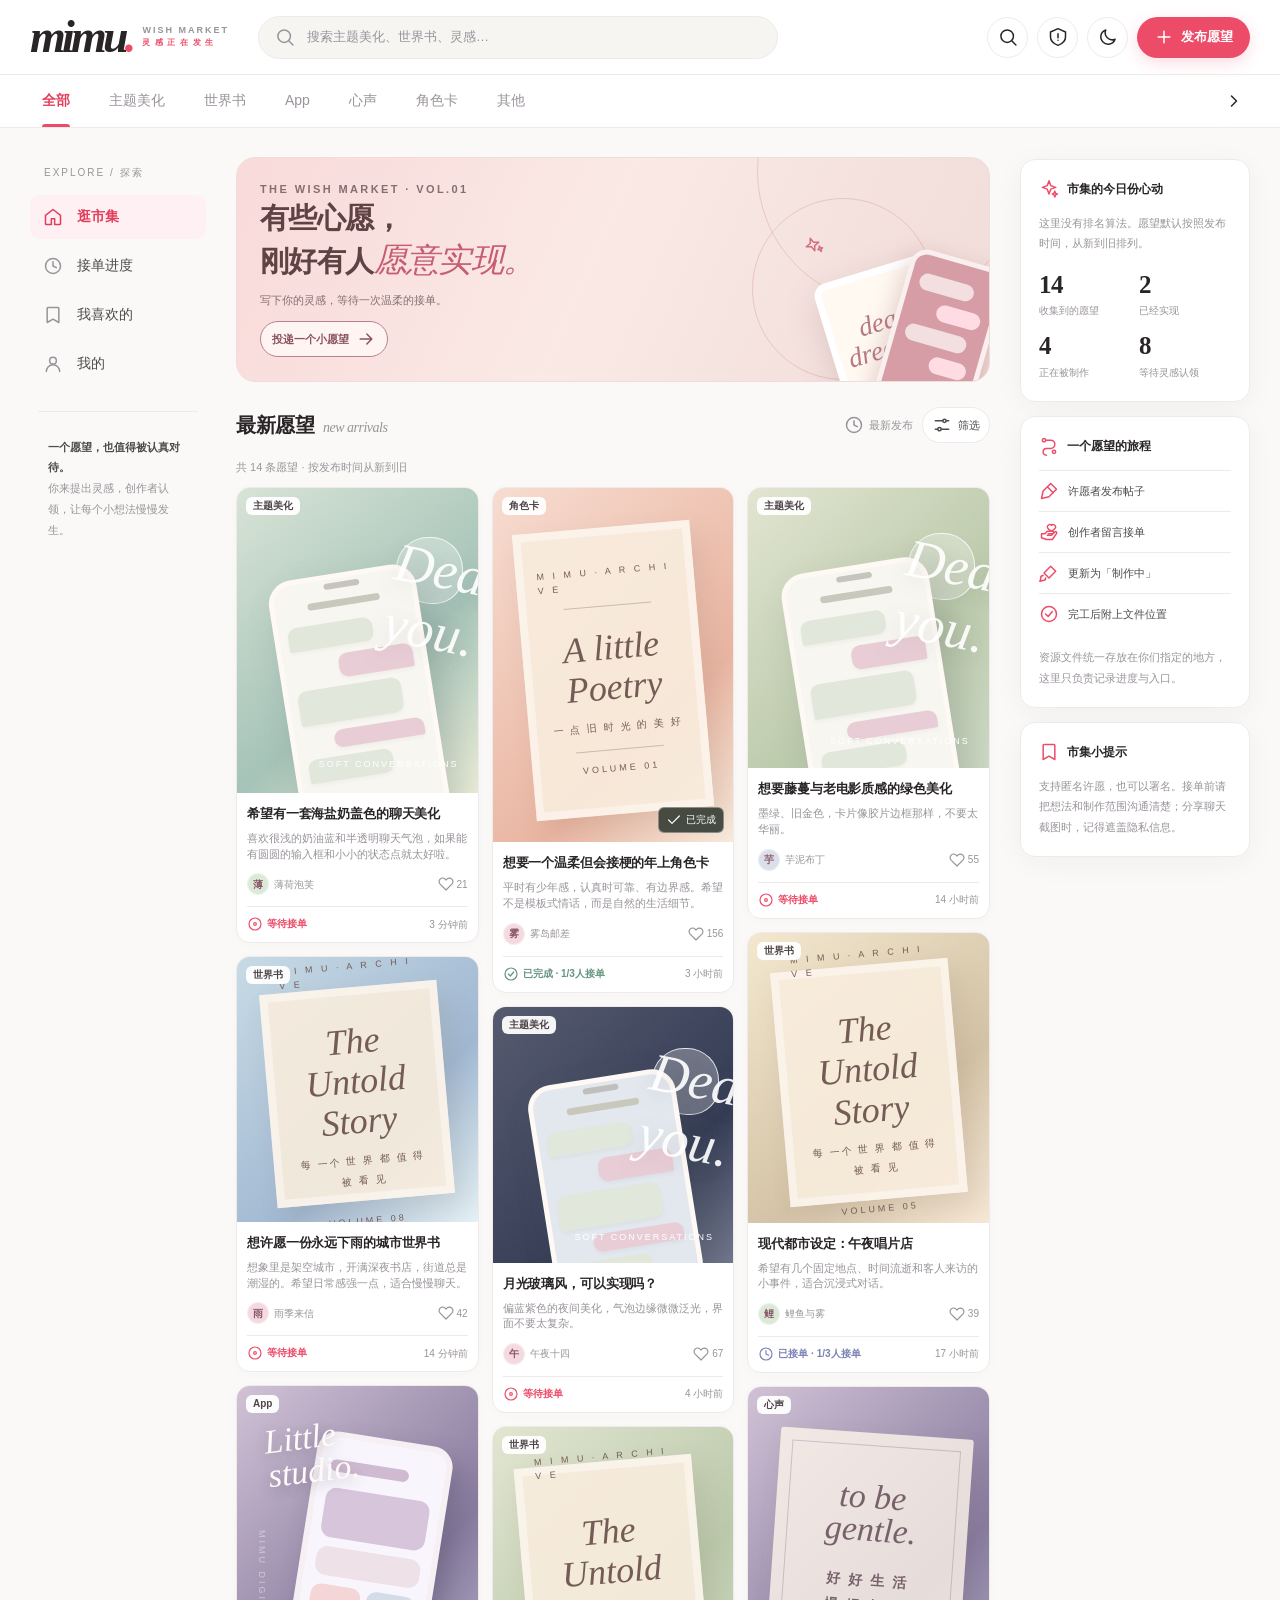
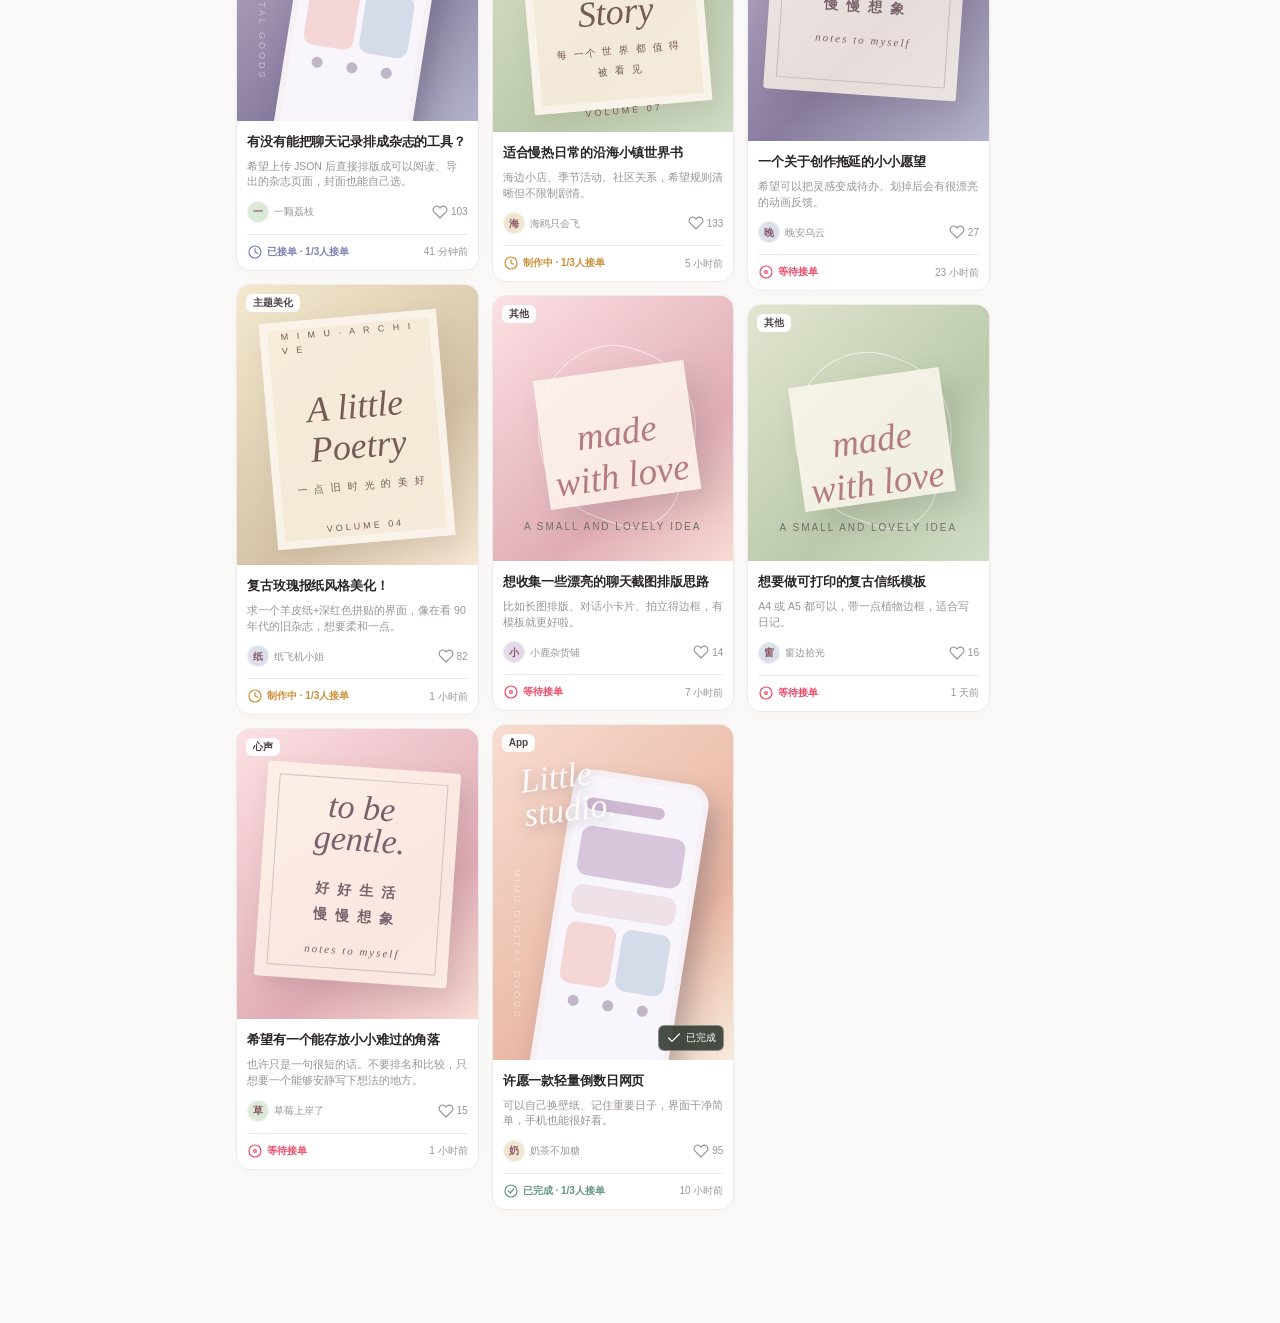
<file: archive/v05-creator-claims.html>
<!DOCTYPE html>
<html lang="zh-CN">
<head>
<meta charset="UTF-8">
<meta name="viewport" content="width=device-width,initial-scale=1,viewport-fit=cover">
<meta name="theme-color" content="#faf9f7">
<meta name="description" content="mimu. 愿望市集，一个将主题美化、世界书、App 和小小灵感交给创作者的地方。">
<title>mimu. ｜ 愿望市集 · 创作者接单版</title>
<style>
:root{color-scheme:light;--bg:#faf9f7;--surface:#fff;--surface-alt:#f6f5f2;--ink:#292527;--ink-2:#4f4a4b;--muted:#99939a;--soft:#eee9e8;--line:#eeeae9;--accent:#ed4c69;--accent-strong:#e43d5c;--accent-light:#fff0f3;--tag:#f6f3f0;--paper:#fff;--shadow:0 6px 30px rgba(61,39,45,.045);--shadow-high:0 22px 75px rgba(39,25,30,.18);--header-h:75px;--category-h:53px;--radius:15px;--font:-apple-system,BlinkMacSystemFont,"PingFang SC","Hiragino Sans GB","Microsoft YaHei",sans-serif;--serif:Georgia,"Times New Roman",serif}
html[data-theme=dark]{color-scheme:dark;--bg:#13151a;--surface:#1e2026;--surface-alt:#292b32;--ink:#f4f0ee;--ink-2:#d8d4d3;--muted:#aaa3a7;--soft:#383941;--line:#34353e;--accent:#ff748b;--accent-strong:#ff6b83;--accent-light:#3a2932;--tag:#292a31;--paper:#25272d;--shadow:0 6px 30px rgba(0,0,0,.12);--shadow-high:0 22px 75px rgba(0,0,0,.45)}
*{box-sizing:border-box}html{scroll-behavior:smooth}body{margin:0;background:var(--bg);color:var(--ink);font:14px/1.55 var(--font);-webkit-font-smoothing:antialiased;min-height:100vh;transition:background .25s,color .25s}button,input,textarea,select{font:inherit;color:inherit}button{cursor:pointer}button:disabled{cursor:not-allowed;opacity:.55}button,input,textarea,select{outline-offset:3px}button:focus-visible,input:focus-visible,textarea:focus-visible,select:focus-visible{outline:2px solid var(--accent)}a{color:inherit;text-decoration:none}svg{display:block;flex:0 0 auto}img{max-width:100%;display:block}::selection{background:#ed4c6955}.i{width:20px;height:20px;stroke:currentColor;stroke-width:1.8;fill:none;stroke-linecap:round;stroke-linejoin:round;display:inline-block;vertical-align:middle}.i.sm{width:16px;height:16px}.i.lg{width:24px;height:24px}.muted{color:var(--muted)}.hide{display:none!important}.sr-only{position:absolute!important;width:1px;height:1px;padding:0;margin:-1px;overflow:hidden;clip:rect(0,0,0,0);white-space:nowrap;border:0}
/* Top header */
.site-header{height:var(--header-h);position:sticky;top:0;z-index:50;background:color-mix(in srgb,var(--surface) 90%,transparent);backdrop-filter:blur(20px);-webkit-backdrop-filter:blur(20px);border-bottom:1px solid var(--line)}.header-inner{max-width:1392px;margin:auto;height:100%;padding:0 30px;display:flex;gap:29px;align-items:center}.brand{display:flex;align-items:center;gap:10px;white-space:nowrap;line-height:1}.brand-name{font:italic 46px/.8 var(--serif);letter-spacing:-3.8px;font-weight:600}.brand-name .dot{color:var(--accent)}.brand-sub{display:flex;flex-direction:column;gap:4px;font-size:9px;letter-spacing:2px;font-weight:750;color:var(--muted)}.brand-sub span:last-child{letter-spacing:1.15px;font-size:8px;color:var(--accent)}.site-search{height:43px;border:1px solid var(--line);background:var(--surface-alt);display:flex;align-items:center;gap:10px;max-width:520px;flex:1;border-radius:100px;padding:0 16px;color:var(--muted);transition:border-color .2s,background .2s,box-shadow .2s}.site-search:focus-within{border-color:var(--accent);background:var(--surface);box-shadow:0 0 0 3px var(--accent-light)}.site-search input{background:none;border:0;outline:none;flex:1;min-width:0;font-size:13px;color:var(--ink)}.site-search input::placeholder{color:var(--muted)}.clear-search{border:0;background:none;color:var(--muted);padding:4px;display:none}.search-trigger{display:none}.header-actions{margin-left:auto;display:flex;align-items:center;gap:9px}.round-btn{width:41px;height:41px;border:1px solid var(--line);border-radius:50%;background:var(--surface);display:grid;place-items:center;transition:transform .22s,background .22s,border-color .22s}.round-btn:hover{transform:translateY(-2px);background:var(--accent-light);border-color:#ecb9c3}.header-post{height:41px;padding:0 17px;border:0;background:var(--accent);color:white;display:flex;gap:7px;align-items:center;font-size:13px;font-weight:750;border-radius:999px;box-shadow:0 5px 16px #ee4c6930;transition:.2s}.header-post:hover{transform:translateY(-2px);box-shadow:0 8px 22px #ee4c6940}.brand-mobile-note{display:none}
/* Category scroll */
.category-strip{height:var(--category-h);position:sticky;top:var(--header-h);z-index:45;background:color-mix(in srgb,var(--surface) 95%,transparent);backdrop-filter:blur(16px);border-bottom:1px solid var(--line)}.category-inner{max-width:1392px;margin:0 auto;display:flex;align-items:stretch;padding:0 30px;height:100%;gap:4px}.category-list{display:flex;align-items:stretch;overflow-x:auto;scrollbar-width:none;-ms-overflow-style:none;gap:15px;flex:1;white-space:nowrap;scroll-snap-type:x proximity}.category-list::-webkit-scrollbar{display:none}.category-pill{padding:0 12px;border:0;background:none;color:var(--muted);font-size:14px;position:relative;min-width:max-content;font-weight:500;scroll-snap-align:start;transition:color .2s}.category-pill:hover{color:var(--ink)}.category-pill.active{color:var(--accent-strong);font-weight:750}.category-pill.active:after{content:"";height:3px;position:absolute;bottom:0;left:12px;right:12px;background:var(--accent);border-radius:8px 8px 0 0}.category-arrow{background:linear-gradient(90deg,transparent,var(--surface) 36%);border:0;display:flex;align-items:center;justify-content:flex-end;width:35px;flex:0 0 35px;color:var(--ink);cursor:pointer}
/* Three-column layout */
.page-layout{max-width:1392px;padding:29px 30px 100px;margin:0 auto;display:grid;grid-template-columns:176px minmax(0,1fr) 230px;gap:30px;align-items:start}.left-panel{position:sticky;top:160px;padding-top:5px}.left-title{font-size:10px;color:var(--muted);letter-spacing:2px;margin:0 0 14px 14px}.left-nav{display:flex;flex-direction:column;gap:5px}.left-link{height:44px;border:0;background:none;display:flex;align-items:center;gap:14px;padding:0 13px;border-radius:10px;color:var(--ink-2);font-size:14px;text-align:left;transition:.22s}.left-link .i{color:var(--muted)}.left-link.active{background:var(--accent-light);color:var(--accent-strong);font-weight:750}.left-link.active .i{color:var(--accent-strong)}.left-link:hover:not(.active){background:var(--surface-alt)}.left-small{font-size:11px;line-height:1.9;color:var(--muted);padding:25px 10px 0;border-top:1px solid var(--line);margin:25px 8px}.left-small b{color:var(--ink-2);font-weight:650}.feed-area{min-width:0}.right-panel{position:sticky;top:159px;display:grid;gap:14px}.aside-card{background:var(--surface);border-radius:15px;border:1px solid var(--line);padding:19px 18px;box-shadow:var(--shadow)}.aside-title{font-size:12px;font-weight:750;display:flex;align-items:center;gap:8px;margin:0 0 14px}.aside-title .i{color:var(--accent)}.aside-card p{font-size:11px;line-height:1.85;color:var(--muted);margin:0}.stats-grid{display:grid;grid-template-columns:1fr 1fr;gap:15px 8px;margin:18px 0 2px}.stat-num{font:600 25px/1.05 var(--serif);letter-spacing:-.5px}.stat-label{font-size:10px;color:var(--muted);margin-top:5px}.tip-point{padding:10px 0;border-top:1px solid var(--line);font-size:11px;color:var(--ink-2);display:flex;gap:9px;align-items:center}.tip-point svg{color:var(--accent)}.aside-feature{display:flex;align-items:center;gap:10px;margin-top:10px;cursor:pointer;text-align:left;width:100%;background:none;border:0;padding:0}.feature-cover{height:54px;width:54px;flex:0 0 54px;border-radius:9px;background:linear-gradient(145deg,#e7e6da,#e6cfbe);display:grid;place-items:center;font:italic 20px var(--serif);color:#7f716b}.feature-cover.violet{background:linear-gradient(145deg,#efe1ed,#c1bcd9);color:#776b97}.aside-feature strong{display:block;font-size:12px;font-weight:600;line-height:1.5}.aside-feature small{display:block;font-size:10px;color:var(--muted);margin-top:3px}
/* Hero */
.welcome{min-height:168px;border-radius:19px;background:linear-gradient(114deg,#f8dad9 0%,#fae9e5 47%,#f0dcd8 100%);color:#5f4344;position:relative;overflow:hidden;display:flex;align-items:center;margin-bottom:25px;border:1px solid #f2dcda;isolation:isolate}.welcome:before{content:"";position:absolute;width:265px;height:265px;border:1px solid #c88b9157;border-radius:50%;right:-35px;top:-120px}.welcome:after{content:"";position:absolute;width:180px;height:180px;border:1px solid #c88b9157;border-radius:50%;right:55px;top:40px}.welcome-text{padding:22px 23px 24px;position:relative;z-index:2;max-width:70%}.welcome-label{font-size:9px;letter-spacing:2.4px;font-weight:750;margin:0 0 10px;color:#9b6068}.welcome h1{font-size:clamp(19px,2.25vw,31px);font-weight:700;letter-spacing:-.6px;margin:0 0 8px;line-height:1.35}.welcome h1 em{font:italic 1.15em var(--serif);color:#c75d73}.welcome p{margin:0;font-size:11px;line-height:1.7;color:#856e70}.welcome-btn{display:inline-flex;border:1px solid #b8828d;background:#fff9f6dd;color:#8b535e;padding:7px 11px;border-radius:100px;margin-top:12px;align-items:center;gap:7px;font-size:11px;font-weight:700;transition:.2s}.welcome-btn:hover{background:white;transform:translateX(3px)}.welcome-art{position:absolute;right:-2px;bottom:-8px;z-index:1;width:260px;height:172px}.art-sheet{position:absolute;right:37px;bottom:-50px;height:173px;width:120px;background:#fff9f1;border:7px solid #fff;box-shadow:0 12px 34px #82566735;transform:rotate(-17deg);border-radius:13px;text-align:center;padding-top:33px;font:italic 27px/1.0 var(--serif);color:#b77985}.art-sheet small{display:block;font:9px var(--font);letter-spacing:1.8px;margin-top:12px;color:#af8894}.art-mini-phone{position:absolute;right:2px;bottom:-27px;width:98px;height:160px;background:#d69da6;border:5px solid #f8efee;border-radius:17px;transform:rotate(16deg);box-shadow:0 10px 25px #a8757b66;padding:18px 9px;display:flex;flex-direction:column;gap:9px}.art-mini-phone i{background:#fff9f6b8;border-radius:10px;height:17px;width:80%;display:block}.art-mini-phone i:nth-child(2){align-self:flex-end;width:65%;background:#ffdce3}.art-mini-phone i:nth-child(3){width:90%}.art-mini-phone i:nth-child(4){width:54%;align-self:flex-end;background:#ffdce3}.art-star{position:absolute;right:168px;top:18px;color:#d56f80;transform:rotate(-20deg)}
/* feed */
.feed-heading{display:flex;justify-content:space-between;align-items:center;gap:10px;margin:0 0 16px}.feed-heading h2{font-size:20px;font-weight:750;letter-spacing:-.5px;margin:0;display:flex;align-items:baseline;gap:9px}.feed-heading h2 span{font:italic 14px var(--serif);color:var(--muted);font-weight:400}.filter-row{display:flex;align-items:center;gap:9px}.sort-cue{font-size:11px;color:var(--muted);display:flex;align-items:center;gap:5px}.filter-button{display:flex;gap:6px;align-items:center;padding:7px 9px;background:var(--surface);border-radius:100px;border:1px solid var(--line);font-size:11px;color:var(--ink-2)}.filter-button.is-on{color:var(--accent);border-color:var(--accent)}.status-filters{display:flex;gap:8px;overflow-x:auto;scrollbar-width:none;margin:-4px 0 16px;padding:3px 0}.status-filters::-webkit-scrollbar{display:none}.filter-chip{background:var(--surface);border:1px solid var(--line);border-radius:100px;padding:6px 12px;white-space:nowrap;font-size:11px;color:var(--muted)}.filter-chip.active{background:var(--accent);color:white;border-color:var(--accent)}.result-count{margin:0 0 11px;color:var(--muted);font-size:11px}.feed-masonry{columns:3;column-gap:13px}.post-card{background:var(--surface);display:inline-block;width:100%;margin:0 0 13px;break-inside:avoid;border:1px solid var(--line);border-radius:14px;overflow:hidden;box-shadow:0 2px 13px #28202705;vertical-align:top;cursor:pointer;transition:transform .27s,box-shadow .27s,border-color .27s;animation:cardIn .48s ease both;animation-delay:var(--delay,0ms)}.post-card:hover{transform:translateY(-4px);box-shadow:0 12px 32px #27202514;border-color:#e2cbd0}.post-card:focus-visible{outline:2px solid var(--accent);outline-offset:3px}.post-cover{width:100%;position:relative;overflow:hidden;aspect-ratio:var(--ratio,.81);background:#e9e4e0}.post-cover img{height:100%;width:100%;object-fit:cover}.corner-label{position:absolute;left:9px;top:9px;z-index:3;background:#fffffff0;color:#4f4549;border-radius:6px;padding:4px 7px;font-size:10px;line-height:1;font-weight:650;backdrop-filter:blur(5px)}.card-complete{position:absolute;bottom:9px;right:9px;z-index:4;background:#363e35e8;border:1px solid #ffffff5e;color:#fff;padding:4px 7px;border-radius:6px;font-size:10px;display:flex;gap:4px;align-items:center}.card-body{padding:11px 10px 10px}.card-title{font-size:13px;font-weight:730;line-height:1.5;letter-spacing:-.12px;display:-webkit-box;-webkit-line-clamp:2;-webkit-box-orient:vertical;overflow:hidden;margin:0 0 7px;min-height:20px}.card-excerpt{font-size:10.5px;color:var(--muted);line-height:1.5;display:-webkit-box;-webkit-line-clamp:2;-webkit-box-orient:vertical;overflow:hidden;margin:0 0 10px}.post-meta{display:flex;align-items:center;justify-content:space-between;gap:3px;min-width:0}.author-row{display:flex;gap:5px;min-width:0;align-items:center;flex:1}.avatar{width:22px;height:22px;border-radius:50%;display:inline-grid;place-items:center;background:var(--avatar,#e9d3d5);color:var(--avatarink,#8a5765);font-size:10px;font-weight:700;flex:0 0 22px;border:1px solid #ffffff70}.author-name{font-size:10px;color:var(--muted);overflow:hidden;text-overflow:ellipsis;white-space:nowrap}.card-like{display:flex;align-items:center;gap:3px;border:0;background:none;color:var(--muted);font-size:10px;padding:4px 0 4px 5px;white-space:nowrap}.card-like .i{width:16px;height:16px}.card-like.is-liked{color:var(--accent)}.card-extra{display:flex;justify-content:space-between;gap:8px;align-items:center;margin:10px 0 0;padding-top:9px;border-top:1px solid var(--line)}.status-mini{display:inline-flex;gap:4px;align-items:center;font-size:10px;font-weight:600;color:var(--muted)}.status-mini.working{color:#cb8f38}.status-mini.done{color:#659580}.status-mini.claimed{color:#7b82b3}.status-mini.open{color:var(--accent)}.card-time{font-size:10px;color:var(--muted)}.empty-board{margin:25px 0 0;padding:54px 18px;text-align:center;border:1px dashed var(--line);border-radius:18px;background:var(--surface)}.empty-icon{width:67px;height:67px;background:var(--accent-light);color:var(--accent);border-radius:50%;display:grid;place-items:center;margin:0 auto 16px}.empty-board h3{font-size:16px;margin:0 0 8px}.empty-board p{margin:0;color:var(--muted);font-size:12px;line-height:1.8}.empty-board button{border:0;border-radius:100px;background:var(--accent);color:#fff;font-weight:700;padding:10px 18px;margin:18px 0 0}
/* Art posters / fully offline */
.artwork{width:100%;height:100%;position:absolute;inset:0;overflow:hidden;isolation:isolate}.artwork .art-noise{position:absolute;inset:0;opacity:.25;background-image:url("data:image/svg+xml,%3Csvg viewBox='0 0 200 200' xmlns='http://www.w3.org/2000/svg'%3E%3Cfilter id='n'%3E%3CfeTurbulence type='fractalNoise' baseFrequency='.74' numOctaves='3' stitchTiles='stitch'/%3E%3C/filter%3E%3Crect width='100%25' height='100%25' filter='url(%23n)' opacity='.14'/%3E%3C/svg%3E")}.artwork.theme-mint{background:linear-gradient(140deg,#d8e4d6,#a5c3b8 60%,#eef1da)}.artwork.theme-pink{background:linear-gradient(140deg,#fde1e4,#e1acb6 67%,#f8dcd3)}.artwork.theme-cream{background:linear-gradient(140deg,#f4e9cf,#d4c3a6 63%,#f8e9d6)}.artwork.theme-blue{background:linear-gradient(135deg,#c8dbe6,#a0b8d2 63%,#e6f3f7)}.artwork.theme-plum{background:linear-gradient(135deg,#d1c2d6,#887b9f 63%,#b3b3ca)}.artwork.theme-charcoal{background:linear-gradient(135deg,#54596e,#323a53 68%,#72778d)}.artwork.theme-peach{background:linear-gradient(135deg,#f8ddd1,#eab5a1 68%,#f8ebdc)}.artwork.theme-sage{background:linear-gradient(135deg,#e3e6d1,#bbcaab 62%,#d0ddc7)}
.art-typographic{position:absolute;top:13%;left:10%;right:10%;z-index:3;text-align:center;color:#68545e}.art-type-en{font:italic clamp(21px,2.7vw,39px)/.95 var(--serif);letter-spacing:-.7px}.art-type-cn{font-size:12px;letter-spacing:3px;margin-top:7px}.art-type-deco{position:absolute;width:79%;height:75%;top:13%;left:11%;border:1px solid #ffffffa3;border-radius:50% 50% 2px 2px;transform:rotate(-7deg)}.art-sun{position:absolute;border-radius:50%;width:47%;aspect-ratio:1;background:#fff6e4a6;box-shadow:0 0 55px 26px #fff7e659;bottom:3%;left:23%}.art-tiny-copy{position:absolute;bottom:8%;left:10%;right:10%;text-align:center;color:#6d5f60;font:italic 12px var(--serif);letter-spacing:2px}.art-chat-phone{position:absolute;left:20%;right:18%;top:27%;bottom:-13%;border:5px solid #fff9f5;border-radius:24px;background:#f8f6f0;transform:rotate(-9deg);box-shadow:12px 18px 36px #4b535637;z-index:2;overflow:hidden;padding:14px 9px}.art-chat-phone:before{content:"";position:absolute;top:4px;left:37%;width:26%;height:6px;background:#ada9a4a6;border-radius:50px}.art-chat-header{margin-top:7px;display:flex;justify-content:center;gap:5px}.art-chat-header:before{content:"";display:block;border-radius:100px;width:60%;height:7px;background:#c9c8bd}.art-bubbles{display:grid;gap:8px;margin-top:15px}.art-bubble{height:24px;width:70%;background:#e1e7da;border-radius:9px 9px 9px 2px;box-shadow:0 2px 4px #0000000a}.art-bubble:nth-child(even){justify-self:end;background:#e9cdd6;border-radius:9px 9px 2px 9px;width:62%}.art-bubble:nth-child(3){height:35px;width:86%}.art-bubble:nth-child(4){height:18px;width:75%}.art-chat-big{position:absolute;right:-22px;top:17%;font:italic 54px var(--serif);color:#ffffffe9;transform:rotate(11deg);text-shadow:0 4px 20px #7777772e;z-index:3;pointer-events:none}.art-chat-foot{position:absolute;right:8%;bottom:7%;font-size:9px;letter-spacing:2px;color:#fff;z-index:5}.art-sticker{position:absolute;width:67px;height:67px;border-radius:50% 50% 44% 55%;border:1px solid #fffc;right:6%;top:16%;background:#ffffff44;z-index:1}.art-book-page{position:absolute;inset:11% 13% 8%;border:8px solid #ffffff65;background:#f9eddde8;box-shadow:9px 13px 27px #7a605022;transform:rotate(-5deg);display:flex;flex-direction:column;align-items:center;justify-content:center;padding:13px;color:#745b55}.art-book-line{height:1px;width:65%;background:currentColor;opacity:.33;margin:12px 0}.art-book-num{font-size:9px;letter-spacing:3px}.art-book-name{font:italic 36px/1.12 var(--serif);text-align:center;margin:9px 0}.art-book-desc{font-size:10px;line-height:2;letter-spacing:2px;text-align:center}.art-book-flower{position:absolute;bottom:-11px;right:-12px;width:87px;height:87px;opacity:.65}.art-app-screen{position:absolute;top:15%;left:23%;right:20%;bottom:-20%;background:#f8f6fc;border:6px solid #f6f0f4;border-radius:21px 21px 8px 8px;box-shadow:11px 14px 27px #413f5650;transform:rotate(9deg);padding:22px 10px;color:#645c6e}.art-app-uihead{height:12px;width:75%;background:#cfbad2;border-radius:6px;margin-bottom:16px}.art-app-panel{height:50px;border-radius:11px;background:#d7c5db;margin-bottom:9px;padding:10px}.art-app-panel.small{height:29px;background:#eee1e7}.art-app-row{display:flex;gap:6px}.art-app-tile{flex:1;height:62px;background:#f3d6d5;border-radius:10px}.art-app-tile:nth-child(2){background:#d5dce9}.art-app-footer{margin-top:11px;display:flex;justify-content:space-around}.art-app-footer i{width:11px;height:11px;border-radius:50%;background:#c1b5c8}.art-app-title{position:absolute;top:10%;left:12%;z-index:3;font:italic 34px/1 var(--serif);color:#fffaf9;text-shadow:0 4px 13px #5246584f;transform:rotate(-7deg)}.art-app-topcorner{position:absolute;bottom:12%;left:7%;writing-mode:vertical-rl;letter-spacing:3px;font-size:9px;color:#fff7}.art-note-paper{position:absolute;inset:13% 10%;border-radius:3px;background:#fff7ebc9;transform:rotate(4deg);box-shadow:9px 11px 25px #6a53592b;padding:26px 20px;display:flex;flex-direction:column;justify-content:center;color:#77616a;text-align:center}.art-note-paper:before{content:"";position:absolute;inset:12px;border:1px solid #8c708c58}.art-note-quote{font:italic 34px/.96 var(--serif);margin-bottom:21px}.art-note-cn{font-size:14px;line-height:1.85;font-weight:600;letter-spacing:2px}.art-note-tail{font:italic 11px var(--serif);letter-spacing:2px;margin-top:15px}.art-other-dot{position:absolute;left:18%;top:19%;height:65%;width:66%;border:1px solid #fff9;transform:rotate(19deg);border-radius:47% 53% 30% 60%}.art-other-card{position:absolute;left:20%;top:28%;width:63%;height:49%;background:#fff9f1cc;box-shadow:12px 13px 28px #5a5d562d;transform:rotate(-8deg);text-align:center;padding-top:17%;font:italic 37px var(--serif);color:#b47b82}.art-other-copy{position:absolute;bottom:11%;left:13%;font:10px var(--font);color:#756d6d;letter-spacing:2px;z-index:3}.artwork.theme-charcoal .art-chat-phone{background:#e3e8ee}.artwork.theme-charcoal .art-type-en,.artwork.theme-charcoal .art-type-cn,.artwork.theme-charcoal .art-tiny-copy{color:white}
/* Mobile bottom nav */
.mobile-tabbar{display:none}.float-top{position:fixed;bottom:20px;right:20px;width:43px;height:43px;border:1px solid var(--line);background:var(--surface);color:var(--ink);border-radius:100px;z-index:25;box-shadow:var(--shadow);display:none;place-items:center}
/* Toast / dialog */
.toast-host{position:fixed;z-index:120;left:50%;bottom:30px;transform:translateX(-50%);pointer-events:none;display:grid;gap:10px}.toast{background:#313034;color:#fff;box-shadow:0 15px 45px #0004;padding:11px 19px;border-radius:100px;max-width:min(460px,calc(100vw - 36px));text-align:center;font-size:12px;animation:toastIn .2s ease both}.modal-root{position:fixed;inset:0;z-index:100;display:none;align-items:center;justify-content:center;padding:22px}.modal-root.is-open{display:flex}.modal-backdrop{position:absolute;inset:0;background:#181315a8;backdrop-filter:blur(6px);animation:fadeIn .2s ease}.modal-panel{position:relative;z-index:1;width:min(600px,100%);max-height:min(91vh,950px);display:flex;flex-direction:column;background:var(--surface);border-radius:19px;box-shadow:var(--shadow-high);overflow:hidden;animation:modalUp .26s cubic-bezier(.2,.8,.2,1)}.modal-head{display:flex;align-items:center;justify-content:space-between;gap:15px;flex:0 0 auto;padding:17px 20px 14px;border-bottom:1px solid var(--line)}.modal-title{font-size:15px;font-weight:800;letter-spacing:-.2px;margin:0}.close-modal{border:0;background:var(--surface-alt);height:33px;width:33px;border-radius:50%;display:grid;place-items:center}.modal-scroll{overflow-y:auto;overscroll-behavior:contain;padding:19px 22px 25px;scrollbar-width:thin}.detail-cover{aspect-ratio:1.65;position:relative;overflow:hidden;border-radius:12px;margin-bottom:18px}.detail-cover .artwork{position:absolute}.detail-cover .art-chat-phone{top:11%;left:32%;right:32%;bottom:-35%}.detail-cover .art-book-page{left:27%;right:27%;top:7%;bottom:1%}.detail-cover img{width:100%;height:100%;object-fit:cover}.detail-meta{font-size:11px;color:var(--muted);display:flex;align-items:center;gap:8px;flex-wrap:wrap}.detail-title{font-size:22px;font-weight:800;line-height:1.4;letter-spacing:-.4px;margin:10px 0 13px}.detail-description{font-size:13px;color:var(--ink-2);line-height:2;white-space:pre-wrap;word-wrap:break-word;margin:16px 0 20px}.detail-badges{display:flex;gap:7px;flex-wrap:wrap}.mini-badge{font-size:10px;font-weight:650;background:var(--tag);border:1px solid var(--line);padding:5px 9px;border-radius:100px;color:var(--ink-2)}.mini-badge.status-open{color:var(--accent);background:var(--accent-light);border-color:transparent}.mini-badge.status-claimed{color:#767baf;background:#eceef8;border:0}.mini-badge.status-working{color:#a87933;background:#fff2da;border:0}.mini-badge.status-done{color:#528d77;background:#e6f3ec;border:0}html[data-theme=dark] .mini-badge.status-claimed{background:#303348;color:#afb7ff}html[data-theme=dark] .mini-badge.status-working{background:#403427;color:#e2b778}html[data-theme=dark] .mini-badge.status-done{background:#283d35;color:#94dfb3}.detail-operations{display:flex;flex-wrap:wrap;gap:9px;margin:19px 0}.primary-button,.outline-button,.plain-button{display:inline-flex;align-items:center;justify-content:center;gap:7px;border-radius:100px;padding:10px 16px;min-height:39px;font-size:12px;font-weight:750;transition:.2s}.primary-button{border:1px solid var(--accent);background:var(--accent);color:#fff}.primary-button:hover{background:var(--accent-strong);transform:translateY(-1px)}.outline-button{border:1px solid var(--line);color:var(--ink);background:var(--surface)}.outline-button:hover{background:var(--accent-light);border-color:#e4bdc4}.plain-button{border:0;background:var(--surface-alt);color:var(--ink-2)}.plain-button:hover{background:var(--soft)}.plain-button.is-active{color:var(--accent)}.section-rule{height:1px;background:var(--line);margin:21px 0}.detail-smalltitle{font-size:12px;font-weight:800;display:flex;gap:8px;align-items:center;margin:0 0 13px}.detail-smalltitle .i{color:var(--accent)}.timeline{display:flex;align-items:center;justify-content:space-between;gap:3px;margin:12px 0 17px}.timeline-step{flex:1;text-align:center;position:relative;color:var(--muted);font-size:10px;line-height:1.4}.timeline-step:before{content:"";display:block;width:13px;height:13px;margin:0 auto 7px;border-radius:50%;border:2px solid var(--line);background:var(--surface);position:relative;z-index:1}.timeline-step:after{content:"";position:absolute;left:calc(50% + 8px);right:calc(-50% + 8px);top:6px;height:2px;background:var(--line)}.timeline-step:last-child:after{display:none}.timeline-step.passed:before{border-color:var(--accent);background:var(--accent)}.timeline-step.passed:after{background:var(--accent)}.timeline-step.passed{color:var(--ink);font-weight:700}.claim-block{border:1px solid var(--line);background:var(--surface-alt);border-radius:13px;padding:13px 14px;margin-top:13px}.claim-head{display:flex;align-items:center;justify-content:space-between;gap:12px;font-size:12px;font-weight:750}.claim-time{font-size:10px;color:var(--muted);font-weight:400}.claim-block p{font-size:12px;line-height:1.9;color:var(--ink-2);margin:8px 0 0;white-space:pre-wrap}.delivery-box{border:1px solid #d5e7db;background:#eff8f1;border-radius:13px;padding:15px 16px;color:#3b6453;margin:13px 0}.delivery-box strong{display:flex;align-items:center;gap:8px;font-size:12px}.delivery-box p{font-size:12px;margin:9px 0 7px;white-space:pre-wrap;line-height:1.8;overflow-wrap:anywhere}.delivery-box a{display:inline-flex;align-items:center;gap:5px;color:#276b4b;font-size:12px;text-decoration:underline;text-underline-offset:3px;overflow-wrap:anywhere}html[data-theme=dark] .delivery-box{background:#213a2e;border-color:#3a634d;color:#bde4cc}html[data-theme=dark] .delivery-box a{color:#b4ebca}.comment-list{display:grid;gap:11px}.comment{display:flex;gap:9px;align-items:start}.comment .avatar{height:27px;width:27px;flex:0 0 27px}.comment strong{font-weight:750;font-size:11px}.comment small{font-size:10px;color:var(--muted);margin-left:8px}.comment p{margin:4px 0 0;font-size:12px;line-height:1.8;white-space:pre-wrap;overflow-wrap:anywhere}.comment-form{margin-top:15px;display:flex;gap:8px}.comment-form input{height:40px;border:1px solid var(--line);border-radius:100px;background:var(--surface-alt);padding:0 14px;flex:1;min-width:0;font-size:12px}.comment-form button{background:var(--ink);color:var(--surface);border:0;border-radius:100px;padding:0 15px;font-size:11px;font-weight:700}
/* forms */
.form-lead{color:var(--muted);font-size:12px;line-height:1.8;margin:0 0 20px}.form-field{margin-bottom:17px}.form-label{display:flex;align-items:center;justify-content:space-between;gap:10px;margin-bottom:7px;font-size:12px;font-weight:750}.form-label small{color:var(--muted);font-size:10px;font-weight:400}.form-field input,.form-field textarea,.form-field select{width:100%;border:1px solid var(--line);border-radius:11px;background:var(--surface-alt);padding:12px 13px;outline:none;font-size:13px;transition:border-color .2s,background .2s}.form-field input:focus,.form-field textarea:focus,.form-field select:focus{border-color:var(--accent);background:var(--surface)}.form-field textarea{min-height:118px;resize:vertical;line-height:1.8}.form-field input::placeholder,.form-field textarea::placeholder{color:var(--muted)}.select-grid{display:flex;gap:8px;flex-wrap:wrap}.select-category{border-radius:100px;background:var(--surface-alt);border:1px solid var(--line);padding:8px 12px;font-size:11px;color:var(--ink-2);transition:.2s}.select-category.active{border-color:var(--accent);background:var(--accent-light);color:var(--accent);font-weight:800}.file-upload{border:1px dashed var(--soft);border-radius:12px;padding:12px 14px;display:flex;align-items:center;gap:11px;cursor:pointer;color:var(--ink-2);font-size:12px;background:var(--surface-alt)}.file-upload .i{color:var(--accent)}.file-upload small{display:block;font-size:10px;color:var(--muted);margin-top:3px}.file-upload input{display:none}.image-preview{margin-top:10px;width:100%;max-height:230px;object-fit:cover;border-radius:10px;border:1px solid var(--line)}.form-foot{border-top:1px solid var(--line);margin-top:21px;padding-top:16px;display:flex;align-items:center;justify-content:space-between;gap:12px}.form-foot small{font-size:10px;color:var(--muted);max-width:320px;line-height:1.6}.fine-print{padding:12px 13px;border-radius:10px;background:var(--surface-alt);color:var(--muted);font-size:11px;line-height:1.8;margin-top:20px}.go-back{font-size:11px;color:var(--accent);background:none;border:0;padding:0 0 16px;display:flex;align-items:center;gap:5px}.modal-save{display:flex;gap:9px;justify-content:flex-end}.creator-box{padding:15px;border-radius:14px;border:1px solid var(--line);background:var(--surface-alt)}.creator-box strong{font-size:12px;display:block;margin-bottom:7px}.creator-box p{margin:0;color:var(--muted);font-size:11px;line-height:1.9}.user-summary{display:flex;align-items:center;gap:15px;background:var(--surface);padding:17px;border:1px solid var(--line);border-radius:13px;margin:0 0 20px}.user-summary .avatar{height:48px;width:48px;flex:0 0 48px;font-size:19px}.user-summary strong{font-size:15px}.user-summary p{margin:3px 0 0;color:var(--muted);font-size:11px}
/* Utility animation */
@keyframes cardIn{from{opacity:0;transform:translateY(12px)}to{opacity:1;transform:translateY(0)}}@keyframes modalUp{from{opacity:0;transform:translateY(18px) scale(.99)}to{opacity:1;transform:translateY(0) scale(1)}}@keyframes fadeIn{from{opacity:0}to{opacity:1}}@keyframes toastIn{from{opacity:0;transform:translateY(10px)}to{opacity:1;transform:translateY(0)}}
@media(max-width:1220px){.page-layout{grid-template-columns:158px minmax(0,1fr);gap:24px}.right-panel{display:none}.feed-masonry{columns:3}.left-panel{top:150px}}
@media(max-width:960px){.header-inner{padding:0 22px}.category-inner{padding:0 22px}.page-layout{grid-template-columns:minmax(0,1fr);padding:22px 20px 100px;max-width:800px}.left-panel{display:none}.feed-masonry{columns:3}.welcome h1{font-size:27px}}
@media(max-width:660px){:root{--header-h:66px;--category-h:48px}.site-header{box-shadow:0 2px 9px #00000004}.header-inner{padding:0 15px;gap:8px;flex-wrap:nowrap}.brand-name{font-size:40px}.brand-sub{font-size:8px}.brand-sub span:last-child{font-size:7px}.site-search{display:none}.header-actions{gap:7px}.search-trigger{display:grid}.round-btn{width:38px;height:38px}.header-post{display:none}.category-inner{padding:0 9px 0 13px;gap:0}.category-list{gap:3px}.category-pill{padding:0 12px;font-size:14px}.category-pill.active:after{left:12px;right:12px}.category-arrow{flex-basis:30px;width:30px}.page-layout{padding:13px 10px 95px;display:block}.welcome{min-height:153px;border-radius:15px;margin:0 1px 20px}.welcome-text{padding:15px 17px 17px;max-width:74%}.welcome-label{font-size:8px;margin-bottom:7px}.welcome h1{font-size:21px;letter-spacing:-.5px;margin-bottom:7px}.welcome p{font-size:10px}.welcome-btn{padding:5px 9px;margin-top:10px;font-size:10px}.welcome-art{right:-47px;transform:scale(.9);transform-origin:right bottom}.feed-heading{padding:0 3px;margin-bottom:13px}.feed-heading h2{font-size:18px}.feed-heading h2 span{font-size:12px}.sort-cue{font-size:10px}.filter-button{font-size:11px}.status-filters{margin-bottom:11px}.result-count{padding:0 3px}.feed-masonry{columns:2;column-gap:9px}.post-card{margin-bottom:9px;border-radius:10px}.card-body{padding:9px 8px 8px}.card-title{font-size:12px;line-height:1.5;margin-bottom:7px}.card-excerpt{font-size:10px}.corner-label{left:7px;top:7px;font-size:9px;padding:4px 6px}.card-extra{margin-top:8px;padding-top:7px}.status-mini,.card-time{font-size:9px}.author-name,.card-like{font-size:9px}.card-like .i{width:14px;height:14px}.avatar{height:20px;width:20px;flex-basis:20px;font-size:9px}.mobile-tabbar{position:fixed;z-index:70;bottom:0;left:0;right:0;display:flex;align-items:stretch;justify-content:space-around;height:calc(65px + env(safe-area-inset-bottom,0px));padding-bottom:env(safe-area-inset-bottom,0px);background:color-mix(in srgb,var(--surface) 94%,transparent);backdrop-filter:blur(20px);-webkit-backdrop-filter:blur(20px);border-top:1px solid var(--line);box-shadow:0 -4px 16px #00000007}.tab-item{width:19%;border:0;background:none;color:var(--muted);display:flex;align-items:center;justify-content:center;flex-direction:column;gap:4px;font-size:10px;padding-top:7px}.tab-item .i{width:22px;height:22px}.tab-item.active{color:var(--accent);font-weight:750}.tab-post{display:flex;align-items:center;justify-content:center;flex:0 0 19%;padding:0;background:none;border:0}.tab-post-inner{height:45px;width:51px;display:grid;place-items:center;background:var(--accent);color:white;border-radius:14px;box-shadow:0 5px 14px #f14c6e48;transform:translateY(-2px);transition:.2s}.tab-post:active .tab-post-inner{transform:scale(.95)}.modal-root{align-items:flex-end;padding:0}.modal-panel{width:100%;border-radius:21px 21px 0 0;max-height:calc(93dvh - env(safe-area-inset-bottom,0px));padding-bottom:env(safe-area-inset-bottom,0px);animation:modalUp .22s ease}.modal-scroll{padding:18px 17px 23px}.modal-head{padding:15px 16px}.detail-title{font-size:20px}.detail-cover{aspect-ratio:1.7}.comment-form{gap:6px}.comment-form button{padding:0 11px}.form-foot{align-items:flex-start}.form-foot small{max-width:190px}.mobile-searchbox{width:100%;display:flex;align-items:center;gap:7px;border:1px solid var(--line);border-radius:100px;padding:12px 13px;margin-bottom:15px;background:var(--surface-alt)}.mobile-searchbox input{background:none;border:0;outline:none;flex:1;min-width:0}}
@media(max-width:355px){.brand-sub{display:none}.feed-heading h2{font-size:16px}.welcome h1{font-size:19px}.welcome-text{max-width:78%}.welcome-art{right:-65px}}@media(prefers-reduced-motion:reduce){*,*:before,*:after{animation-duration:.001ms!important;transition-duration:.001ms!important;scroll-behavior:auto!important}}

/* Moderation layer / admin edition */
.admin-entry{position:relative}.admin-entry.is-admin{color:var(--accent);background:var(--accent-light);border-color:color-mix(in srgb,var(--accent) 42%,var(--line))}.admin-entry.is-admin:after{content:'';position:absolute;width:7px;height:7px;background:#5cba91;border:2px solid var(--surface);border-radius:100%;right:1px;top:1px}.admin-notice{position:sticky;top:calc(var(--header-h) + var(--category-h));z-index:35;background:color-mix(in srgb,var(--accent-light) 91%,var(--surface));border-bottom:1px solid var(--line);color:var(--ink);font-size:11px;display:none;align-items:center;justify-content:center;gap:12px;padding:7px 16px;text-align:center}.admin-notice.show{display:flex}.admin-notice strong{color:var(--accent)}.admin-notice button{border:0;background:var(--surface);border-radius:30px;padding:3px 10px;font-size:10px;font-weight:700;color:var(--ink)}.admin-link{position:relative}.admin-link em{font-style:normal;font-size:10px;background:var(--accent-light);color:var(--accent);margin-left:auto;padding:2px 7px;border-radius:30px}.admin-danger{border:1px solid #e7acb8;background:#fff0f1;color:#ad3b55}.admin-danger:hover{background:#fadddf}.admin-tools{padding:14px 15px;border-radius:13px;background:color-mix(in srgb,var(--accent-light) 62%,var(--surface));border:1px dashed color-mix(in srgb,var(--accent) 30%,var(--line));margin:16px 0 0}.admin-tools-head{display:flex;gap:7px;align-items:center;font-size:12px;color:var(--accent);font-weight:800}.admin-tools p{margin:5px 0 10px;font-size:11px;color:var(--muted)}.admin-tool-buttons{display:flex;gap:7px;flex-wrap:wrap}.admin-tool-buttons button{min-height:35px}.mod-comment-remove{margin-left:auto;flex:0 0 auto;border:1px solid var(--line);border-radius:8px;background:var(--surface);padding:5px;display:grid;place-items:center;color:var(--accent)}.mod-comment-remove .i{height:15px;width:15px}.mod-hint{border:1px solid var(--line);padding:13px 15px;border-radius:13px;margin-bottom:16px;background:var(--surface-alt);color:var(--ink-2);font-size:12px;line-height:1.85}.mod-hint strong{color:var(--accent)}.mod-alert{border:1px solid #efcad0;background:#fff3f4;color:#8c3949;padding:12px 14px;border-radius:11px;font-size:11px;line-height:1.8;margin-bottom:16px}html[data-theme=dark] .mod-alert{background:#39282d;color:#ffd1d7;border-color:#68404b}html[data-theme=dark] .admin-danger{background:#432a33;color:#ffaaba;border-color:#835462}.mod-stat-grid{display:grid;grid-template-columns:repeat(3,1fr);gap:9px;margin:0 0 17px}.mod-stat{background:var(--surface-alt);border:1px solid var(--line);border-radius:12px;text-align:center;padding:14px 5px}.mod-stat strong{display:block;font-size:24px;font-weight:800;letter-spacing:-1px}.mod-stat span{display:block;color:var(--muted);font-size:10px}.mod-tabs{display:flex;gap:7px;overflow-x:auto;scrollbar-width:none;margin:0 0 13px}.mod-tab{border:1px solid var(--line);background:var(--surface);border-radius:100px;padding:7px 12px;font-size:11px;white-space:nowrap}.mod-tab.active{background:var(--ink);color:var(--surface);border-color:var(--ink)}.mod-items{display:grid;gap:9px}.mod-item{border:1px solid var(--line);border-radius:12px;padding:12px 13px;background:var(--surface)}.mod-item-head{display:flex;align-items:center;gap:8px;flex-wrap:wrap;margin-bottom:6px}.mod-item-title{font-size:12px;font-weight:800;flex:1;min-width:130px;line-height:1.5;overflow-wrap:anywhere}.mod-item-sub{color:var(--muted);font-size:10px;line-height:1.7;overflow-wrap:anywhere}.mod-actions{display:flex;flex-wrap:wrap;gap:7px;margin-top:10px}.mod-actions button{border-radius:30px;border:1px solid var(--line);background:var(--surface-alt);font-size:11px;padding:6px 11px}.mod-actions button.danger{color:#ba4762;background:var(--accent-light);border-color:transparent}.mod-actions button.success{color:#448e6b;background:color-mix(in srgb,#bbebcf 27%,var(--surface));border-color:transparent}.mod-bottom{border-top:1px solid var(--line);padding-top:16px;margin-top:17px;display:flex;flex-wrap:wrap;justify-content:space-between;align-items:center;gap:9px}.mod-bottom small{font-size:10px;color:var(--muted);max-width:310px}.mod-empty{padding:23px 12px;border-radius:12px;text-align:center;background:var(--surface-alt);font-size:12px;color:var(--muted)}.mod-subheading{font-size:11px;color:var(--muted);letter-spacing:.2px;margin:0 0 13px}.mod-lock{display:grid;place-items:center;margin:3px auto 18px;width:62px;height:62px;border-radius:19px;background:var(--accent-light);color:var(--accent)}.mod-lock .i{width:29px;height:29px}.admin-credential-label{font-weight:700;display:block;font-size:11px;margin-bottom:7px}.admin-identity-badge{font-size:10px;color:var(--accent);background:var(--accent-light);border-radius:20px;padding:4px 9px;font-weight:750}.mod-item .i{height:14px;width:14px}.mod-item textarea{width:100%}.mod-filter-input{background:var(--surface);color:var(--ink);width:100%;border:1px solid var(--line);border-radius:10px;padding:9px 12px;font-size:12px;margin:0 0 12px}.mod-filter-input:focus{border-color:var(--accent)}.mod-item[hidden]{display:none}.mod-logout{border:1px solid var(--line);border-radius:100px;background:var(--surface);padding:7px 14px;color:var(--muted);font-size:11px}.moderation-brief{font-size:11px;color:var(--muted);margin-top:9px}.form-checkbox{display:flex;align-items:center;gap:9px;font-size:11px;line-height:1.7;margin:8px 0 18px}.form-checkbox input{width:17px;height:17px;flex:0 0 auto;accent-color:var(--accent)}
@media(max-width:660px){.admin-notice{top:calc(var(--header-h) + var(--category-h));font-size:10px;padding:6px 12px}.mod-stat-grid{gap:5px}.mod-stat strong{font-size:21px}.admin-entry{min-width:36px}.admin-tools{padding:12px}.mod-tabs{margin-right:-8px}.mod-item{padding:11px}}

/* Creator workflow v3: multiple claims / attachments / personal state controls */
.demo-switcher{padding:13px;border-radius:13px;border:1px dashed var(--line);margin:15px 0;background:var(--surface-alt)}.demo-switcher strong{display:flex;gap:6px;align-items:center;font-size:12px}.demo-switcher strong svg{color:var(--accent)}.demo-switcher p{color:var(--muted);font-size:11px;line-height:1.8;margin:7px 0 11px}.demo-switch-buttons{display:flex;gap:7px;flex-wrap:wrap}.demo-switch-buttons button{background:var(--surface);border:1px solid var(--line);border-radius:25px;padding:7px 11px;font-size:11px}.demo-switch-buttons button.active{background:var(--accent-light);color:var(--accent);border-color:var(--accent)}
.claims-heading{display:flex;align-items:center;justify-content:space-between;gap:12px;margin:18px 0 12px;flex-wrap:wrap}.claims-heading strong{font-size:13px;display:block}.claims-heading small{display:block;color:var(--muted);font-size:11px;margin-top:4px}.claims-heading .primary-button{font-size:11px;min-height:35px;padding:8px 13px}
.claim-block-v3{margin:0 0 11px;padding:14px 15px;border-radius:14px;border:1px solid var(--line);background:var(--surface-alt);box-shadow:0 2px 10px #12121203}.claim-owner{display:flex;align-items:center;flex-wrap:wrap;gap:6px}.claim-state-row{display:flex;align-items:center;gap:8px;flex-wrap:wrap;margin-top:9px}.privacy-tag{font-size:10px;color:var(--muted);display:inline-flex;gap:5px;align-items:center}.privacy-tag svg{width:13px;height:13px}.private-note{color:var(--muted)!important;font-size:11px!important;margin:9px 0 0!important}.claim-own-tools{display:flex;gap:8px;flex-wrap:wrap;margin-top:14px}.claim-own-tools .primary-button,.claim-own-tools .outline-button{min-height:35px;padding:7px 12px;font-size:11px}.claim-delivery{margin:12px 0 2px}.attachment-image{max-width:100%;margin:12px 0 0;display:inline-block}.attachment-image img{max-height:290px;max-width:100%;width:auto;border-radius:11px;border:1px solid var(--line);object-fit:contain;background:var(--surface)}.attachment-image figcaption{margin-top:4px;font-size:10px;color:var(--muted)}.claim-block .attachment-image img{max-height:280px}.admin-remove-claim{margin-top:10px;border:0;background:none;color:var(--accent);font-size:10px;display:flex;gap:6px;align-items:center;padding:3px 0}
.attach-composer{border:1px solid var(--line);border-radius:14px;background:var(--surface-alt);padding:12px 13px;margin:13px 0}.attach-top{display:flex;align-items:center;gap:6px;color:var(--ink-2);font-size:12px}.attach-top .i{color:var(--accent)}.attach-top span{font-size:10px;color:var(--muted);margin-left:auto}.attach-tabs{display:flex;gap:6px;margin:11px 0}.attach-tab{border:1px solid var(--line);border-radius:20px;background:var(--surface);font-size:11px;display:flex;gap:5px;align-items:center;padding:7px 11px;color:var(--muted)}.attach-tab.active{background:var(--accent-light);color:var(--accent);border-color:color-mix(in srgb,var(--accent) 35%,var(--line));font-weight:800}.attach-file{position:relative;min-height:65px;padding:14px 11px;border:1px dashed color-mix(in srgb,var(--accent) 30%,var(--line));border-radius:9px;background:var(--surface);display:flex;gap:8px;align-items:center;justify-content:center;flex-wrap:wrap;color:var(--ink-2);font-size:11px;cursor:pointer}.attach-file .i{color:var(--accent)}.attach-file small{width:100%;font-size:10px;color:var(--muted);text-align:center}.attach-file input{position:absolute;width:1px;height:1px;opacity:0;pointer-events:none}.attach-url input{width:100%;padding:10px 11px;background:var(--surface);border:1px solid var(--line);border-radius:9px;font-size:12px;min-width:0}.attach-url small{display:block;color:var(--muted);font-size:10px;margin-top:5px}.attach-preview{display:flex;align-items:flex-start;gap:12px;margin-top:12px}.attach-preview img{max-width:170px;max-height:145px;object-fit:contain;border-radius:9px;border:1px solid var(--line);background:var(--surface)}.attach-preview button{display:flex;align-items:center;gap:5px;color:var(--accent);background:var(--surface);border:1px solid var(--line);padding:5px 10px;border-radius:20px;font-size:11px}.privacy-choice{display:flex;gap:11px;border:1px solid var(--line);border-radius:11px;padding:13px;margin-top:17px;background:var(--surface);align-items:flex-start}.privacy-choice input{margin-top:3px;width:17px;height:17px;accent-color:var(--accent)}.privacy-choice strong{display:block;font-size:12px}.privacy-choice small{display:block;font-size:10px;color:var(--muted);margin-top:5px;line-height:1.7}.my-claim-heading{display:flex;gap:11px;align-items:center;padding:12px;margin-bottom:17px;border-radius:11px;background:var(--accent-light);color:var(--ink-2)}.my-claim-heading>svg{color:var(--accent)}.my-claim-heading b{font-size:12px;line-height:1.5}.my-claim-heading small{display:block;font-size:10px;color:var(--muted);margin-top:3px}.status-choice{display:flex;flex-wrap:wrap;gap:7px}.status-choice label{cursor:pointer}.status-choice input{position:absolute;opacity:0;width:1px;height:1px}.status-choice span{display:flex;gap:6px;align-items:center;border:1px solid var(--line);border-radius:100px;padding:9px 11px;background:var(--surface);font-size:11px;color:var(--ink-2)}.status-choice input:checked+span{border-color:var(--accent);background:var(--accent-light);color:var(--accent);font-weight:800}.status-choice input:focus-visible+span{outline:2px solid var(--accent)}.comment-form-media{display:block!important;padding-top:12px}.comment-form-media>textarea{font-size:12px;width:100%;min-height:67px;background:var(--surface-alt);border:1px solid var(--line);border-radius:12px;padding:11px 12px;resize:vertical}.comment-form-media .attach-composer{margin:8px 0 10px}.comment-form-media .attach-file{min-height:46px;padding:8px}.comment-form-media .attach-top{font-size:11px}.comment-bottom{display:flex;align-items:center;justify-content:space-between;gap:10px}.comment-bottom small{font-size:10px;color:var(--muted)}.comment-bottom button{display:flex;gap:6px;align-items:center;padding:8px 15px!important;min-height:35px!important;white-space:nowrap}.comment .comment-content{min-width:0;flex:1}.comment .attachment-image{display:block;margin-top:8px}.comment .attachment-image img{max-height:240px}.post-card .status-mini{line-height:1.4}html[data-theme=dark] .attachment-image img,html[data-theme=dark] .attach-file{background:var(--surface)}
@media(max-width:660px){.claims-heading{align-items:flex-start}.claims-heading .primary-button{margin-left:auto}.attach-top span{font-size:9px}.claim-own-tools{gap:5px}.claim-own-tools .primary-button,.claim-own-tools .outline-button{font-size:10px}.attachment-image img{max-height:230px}.comment-bottom small{max-width:190px}.status-choice{gap:5px}}
</style>
</head>
<body>
<header class="site-header">
 <div class="header-inner">
  <a class="brand" href="#" id="brand-home" aria-label="mimu. 愿望市集 首页"><span class="brand-name">mimu<span class="dot">.</span></span><span class="brand-sub"><span>WISH MARKET</span><span>灵 感 正 在 发 生</span></span></a>
  <label class="site-search" aria-label="搜索许愿帖子"><span data-icon="search"></span><input id="searchInput" placeholder="搜索主题美化、世界书、灵感…" autocomplete="off"><button class="clear-search" id="clearSearch" type="button" aria-label="清除搜索" data-icon="x"></button></label>
  <div class="header-actions"><button type="button" class="round-btn search-trigger" id="mobileSearchButton" aria-label="搜索" title="搜索"><span data-icon="search"></span></button><button type="button" class="round-btn admin-entry" id="adminEntry" aria-label="管理员入口" title="管理员入口" data-action="adminEntry"><span data-icon="shield"></span></button><button type="button" class="round-btn" id="themeToggle" aria-label="切换夜间模式" title="切换夜间模式"><span data-icon="moon"></span></button><button type="button" class="header-post" data-action="create"><span data-icon="plus"></span>发布愿望</button></div>
 </div>
</header>
<div class="category-strip"><div class="category-inner"><div class="category-list" id="categoryTabs" role="tablist" aria-label="愿望分类"></div><button class="category-arrow" id="categoryNext" aria-label="查看更多分类"><span data-icon="chevron-right"></span></button></div></div>
<div class="admin-notice" id="adminNotice" role="status"><span data-icon="shield-check"></span><span><strong>管理员模式（本地演示）</strong> 已开启 · 可审核、删除帖子和留言</span><button type="button" data-action="adminDashboard">管理后台</button><button type="button" data-action="adminLogout">退出</button></div>
<div class="page-layout">
 <aside class="left-panel"><p class="left-title">EXPLORE / 探索</p><div class="left-nav" id="sideNav"></div><div class="left-small"><b>一个愿望，也值得被认真对待。</b><br>你来提出灵感，创作者认领，让每个小想法慢慢发生。</div></aside>
 <main class="feed-area" id="mainContent">
  <div class="welcome" id="welcome"><div class="welcome-text"><p class="welcome-label">THE WISH MARKET · VOL.01</p><h1>有些心愿，<br>刚好有人<em>愿意实现。</em></h1><p>写下你的灵感，等待一次温柔的接单。</p><button class="welcome-btn" data-action="create">投递一个小愿望 <span data-icon="arrow-right"></span></button></div><div class="welcome-art" aria-hidden="true"><span class="art-star" data-icon="sparkles"></span><div class="art-sheet">dear,<br>dreamer<small>A LITTLE WISH</small></div><div class="art-mini-phone"><i></i><i></i><i></i><i></i></div></div></div>
  <div id="mobileSearchWrap"></div>
  <div class="feed-heading"><h2 id="feedTitle">最新愿望 <span>new arrivals</span></h2><div class="filter-row"><span class="sort-cue"><span data-icon="clock"></span> 最新发布</span><button type="button" id="toggleFilters" class="filter-button"><span data-icon="sliders"></span>筛选</button></div></div>
  <div id="statusFilters" class="status-filters hide"></div><p class="result-count" id="resultCount"></p><div class="feed-masonry" id="feed" aria-live="polite"></div>
 </main>
 <aside class="right-panel"><section class="aside-card"><h3 class="aside-title"><span data-icon="sparkles"></span> 市集的今日份心动</h3><p>这里没有排名算法。愿望默认按照发布时间，从新到旧排列。</p><div class="stats-grid" id="statsBox"></div></section><section class="aside-card"><h3 class="aside-title"><span data-icon="route"></span> 一个愿望的旅程</h3><div class="tip-point"><span data-icon="pen-line"></span>许愿者发布帖子</div><div class="tip-point"><span data-icon="hand-heart"></span>创作者留言接单</div><div class="tip-point"><span data-icon="brush"></span>更新为「制作中」</div><div class="tip-point"><span data-icon="check-circle"></span>完工后附上文件位置</div><p style="margin-top:13px">资源文件统一存放在你们指定的地方，这里只负责记录进度与入口。</p></section><section class="aside-card"><h3 class="aside-title"><span data-icon="bookmark"></span> 市集小提示</h3><p>支持匿名许愿，也可以署名。接单前请把想法和制作范围沟通清楚；分享聊天截图时，记得遮盖隐私信息。</p></section></aside>
</div>
<nav class="mobile-tabbar" aria-label="底部导航" id="bottomNav"></nav>
<button class="float-top" id="backToTop" aria-label="回到顶部"><span data-icon="arrow-up"></span></button>
<div id="modalRoot" class="modal-root" role="presentation"><div class="modal-backdrop" data-action="close"></div><section class="modal-panel" role="dialog" aria-modal="true" aria-label="内容详情"><div class="modal-head"><h2 class="modal-title" id="modalTitle"></h2><button type="button" class="close-modal" data-action="close" aria-label="关闭"><span data-icon="x"></span></button></div><div class="modal-scroll" id="modalBody"></div></section></div>
<div id="toastHost" class="toast-host" aria-live="polite"></div>
<script>
(()=>{'use strict';
const ICONS={
search:'<circle cx="11" cy="11" r="7.5"/><path d="m16.5 16.5 5 5"/>',x:'<path d="M18 6 6 18M6 6l12 12"/>',moon:'<path d="M20.5 14.7A8.6 8.6 0 0 1 9.3 3.5a8.8 8.8 0 1 0 11.2 11.2Z"/>',sun:'<circle cx="12" cy="12" r="4"/><path d="M12 2v2m0 16v2M4.9 4.9l1.4 1.4m11.4 11.4 1.4 1.4M2 12h2m16 0h2M4.9 19.1l1.4-1.4M17.7 6.3l1.4-1.4"/>',plus:'<path d="M12 5v14M5 12h14"/>','arrow-right':'<path d="M5 12h14m-6-6 6 6-6 6"/>','arrow-left':'<path d="M19 12H5m6 6-6-6 6-6"/>','arrow-up':'<path d="M12 19V5m-6 6 6-6 6 6"/>','chevron-right':'<path d="m9 18 6-6-6-6"/>','chevron-down':'<path d="m6 9 6 6 6-6"/>',heart:'<path d="M20.8 4.7a5.3 5.3 0 0 0-7.5 0L12 6l-1.3-1.3a5.3 5.3 0 0 0-7.5 7.5L12 21l8.8-8.8a5.3 5.3 0 0 0 0-7.5Z"/>',home:'<path d="m3 10 9-7 9 7v10a1 1 0 0 1-1 1h-6v-7h-4v7H4a1 1 0 0 1-1-1Z"/>',grid:'<rect x="3" y="3" width="7" height="7" rx="1"/><rect x="14" y="3" width="7" height="7" rx="1"/><rect x="3" y="14" width="7" height="7" rx="1"/><rect x="14" y="14" width="7" height="7" rx="1"/>',bookmark:'<path d="M6 3h12a1 1 0 0 1 1 1v17l-7-4-7 4V4a1 1 0 0 1 1-1Z"/>',user:'<circle cx="12" cy="8" r="4"/><path d="M4 21a8 8 0 0 1 16 0"/>',clock:'<circle cx="12" cy="12" r="9"/><path d="M12 7v5l4 2"/>',sliders:'<path d="M4 7h9m4 0h3M4 17h3m4 0h9"/><circle cx="15" cy="7" r="2"/><circle cx="9" cy="17" r="2"/>',sparkles:'<path d="m12 2 2.1 6 6 2.1-6 2.1L12 18l-2.1-5.8L4 10.1l5.9-2.1L12 2Zm7 13 1 2.5L22 18l-2 1-1 2.5-1-2.5-2-1 2-1 1-2.5Z"/>',route:'<circle cx="6" cy="5" r="2"/><circle cx="18" cy="19" r="2"/><path d="M8 5h6a5 5 0 0 1 0 10H9a4 4 0 0 0 0 8"/>','pen-line':'<path d="m12 19 9-9-7-7-9 9-2 9 9-2Z"/><path d="m10 7 7 7"/>','hand-heart':'<path d="M3 15v4l6 2h7l5-7c1-2-1-3-2-2l-4 4h-5"/><path d="M3 14h4l3-3h6c2 0 2 3 0 3h-5"/><path d="M15 4c1-2 5-1 5 2 0 2-5 5-5 5s-5-3-5-5c0-3 4-4 5-2Z"/>',brush:'<path d="m14 4 6 6-8 8-6-6 8-8Z"/><path d="M5 15c-2 0-3 1-3 3 0 3-1 4-1 4s2-1 4-1c2 0 3-1 3-3"/>','check-circle':'<circle cx="12" cy="12" r="9"/><path d="m8 12 3 3 5-6"/>',image:'<rect x="3" y="3" width="18" height="18" rx="2"/><circle cx="8.5" cy="8" r="1.5"/><path d="m3 17 5-5 4 4 3-3 6 6"/>',message:'<path d="M4 4h16v13H9l-5 4V4Z"/>',send:'<path d="m21 3-8 18-3-8-8-3 19-7Z"/><path d="M10 13 21 3"/>',location:'<path d="M20 10c0 6-8 12-8 12S4 16 4 10a8 8 0 1 1 16 0Z"/><circle cx="12" cy="10" r="2.5"/>',external:'<path d="M13 5h6v6m0-6-9 9"/><path d="M19 13v6H5V5h6"/>',copy:'<rect x="8" y="8" width="12" height="12" rx="2"/><path d="M16 8V5a2 2 0 0 0-2-2H5a2 2 0 0 0-2 2v9a2 2 0 0 0 2 2h3"/>',check:'<path d="m4 12 5 5L20 6"/>','circle-dot':'<circle cx="12" cy="12" r="9"/><circle cx="12" cy="12" r="2"/>',eye:'<path d="M2 12s4-7 10-7 10 7 10 7-4 7-10 7-10-7-10-7Z"/><circle cx="12" cy="12" r="3"/>',edit:'<path d="M12 20H4v-8l10-10 8 8-10 10Z"/><path d="m12 4 8 8"/>',trash:'<path d="M4 7h16m-3 0-1 14H8L7 7m2 0V4h6v3"/>',info:'<circle cx="12" cy="12" r="9"/><path d="M12 11v6m0-10v1"/>',filter:'<path d="M3 4h18l-7 8v7l-4 2v-9L3 4Z"/>'};
Object.assign(ICONS,{
 shield:'<path d="M12 2 21 6v6c0 5-3.5 8-9 10C6.5 20 3 17 3 12V6l9-4Z"/><path d="M12 8v5m0 3h.01"/>',
 'shield-check':'<path d="M12 2 21 6v6c0 5-3.5 8-9 10C6.5 20 3 17 3 12V6l9-4Z"/><path d="m8 12 3 3 5-6"/>',
 trash:'<path d="M4 7h16M10 4h4m-8 3 1 14h10l1-14M10 11v6m4-6v6"/>',
 flag:'<path d="M4 21V4m0 1c3-3 5 3 9 0s6 0 7 0v11c-4-3-6 0-9 0s-5-3-7 0"/>',
 'refresh-ccw':'<path d="M3 7v6h6M21 17v-6h-6M4.8 15a8 8 0 0 0 14.3 2M19.2 9A8 8 0 0 0 4.8 7"/>',
 lock:'<rect x="4" y="10" width="16" height="12" rx="2"/><path d="M8 10V7a4 4 0 0 1 8 0v3"/>',
 'log-out':'<path d="M10 17l5-5-5-5m5 5H4m10-9h6a1 1 0 0 1 1 1v16a1 1 0 0 1-1 1h-6"/>',
 eye:'<path d="M2 12s4-7 10-7 10 7 10 7-4 7-10 7S2 12 2 12Z"/><circle cx="12" cy="12" r="3"/>',
 'alert-triangle':'<path d="M12 3 2.4 20h19.2L12 3Z"/><path d="M12 9v5m0 3h.01"/>'
});
const ic=(name,cls='')=>`<svg class="i ${cls}" viewBox="0 0 24 24" aria-hidden="true">${ICONS[name]||ICONS.circle-dot}</svg>`;
const esc=s=>String(s??'').replace(/[&<>"']/g,c=>({'&':'&amp;','<':'&lt;','>':'&gt;','"':'&quot;',"'":'&#39;'}[c]));
const cleanUrl=s=>{try{const u=new URL(s);return /^https?:$/.test(u.protocol)?u.href:''}catch{return''}};
const $=s=>document.querySelector(s),$$=s=>Array.from(document.querySelectorAll(s));
const KEY='mimu_wish_market_creator_v3', OLD_KEY='mimu_wish_market_admin_v2';const CATS=['全部','主题美化','世界书','App','心声','角色卡','其他'];const FILTERS=['全部状态','等待接单','已接单','制作中','已完成'];
const STATUS={open:{label:'等待接单',cls:'open'},claimed:{label:'已接单',cls:'claimed'},working:{label:'制作中',cls:'working'},done:{label:'已完成',cls:'done'}};
const palettes=['mint','pink','cream','blue','plum','sage','peach','charcoal'];
function seed(){const now=Date.now();const rows=[
['主题美化','希望有一套海盐奶盖色的聊天美化','喜欢很浅的奶油蓝和半透明聊天气泡，如果能有圆圆的输入框和小小的状态点就太好啦。','薄荷泡芙','chat','mint','open',21,3],
['世界书','想许愿一份永远下雨的城市世界书','想象里是架空城市，开满深夜书店，街道总是潮湿的。希望日常感强一点，适合慢慢聊天。','雨季来信','book','blue','open',42,14],
['App','有没有能把聊天记录排成杂志的工具？','希望上传 JSON 后直接排版成可以阅读、导出的杂志页面，封面也能自己选。','一颗荔枝','app','plum','claimed',103,41],
['主题美化','复古玫瑰报纸风格美化！','求一个羊皮纸+深红色拼贴的界面，像在看 90 年代的旧杂志，想要柔和一点。','纸飞机小姐','paper','cream','working',82,82],
['心声','希望有一个能存放小小难过的角落','也许只是一句很短的话。不要排名和比较，只想要一个能够安静写下想法的地方。','草莓上岸了','note','pink','open',15,116],
['角色卡','想要一个温柔但会接梗的年上角色卡','平时有少年感，认真时可靠、有边界感。希望不是模板式情话，而是自然的生活细节。','雾岛邮差','paper','peach','done',156,188],
['主题美化','月光玻璃风，可以实现吗？','偏蓝紫色的夜间美化，气泡边缘微微泛光，界面不要太复杂。','午夜十四','chat','charcoal','open',67,262],
['世界书','适合慢热日常的沿海小镇世界书','海边小店、季节活动、社区关系，希望规则清晰但不限制剧情。','海鸥只会飞','book','sage','working',133,349],
['其他','想收集一些漂亮的聊天截图排版思路','比如长图排版、对话小卡片、拍立得边框，有模板就更好啦。','小鹿杂货铺','other','pink','open',14,430],
['App','许愿一款轻量倒数日网页','可以自己换壁纸、记住重要日子，界面干净简单，手机也能很好看。','奶茶不加糖','app','peach','done',95,600],
['主题美化','想要藤蔓与老电影质感的绿色美化','墨绿、旧金色，卡片像胶片边框那样，不要太华丽。','芋泥布丁','chat','sage','open',55,870],
['世界书','现代都市设定：午夜唱片店','希望有几个固定地点、时间流逝和客人来访的小事件，适合沉浸式对话。','鲤鱼与雾','book','cream','claimed',39,1040],
['心声','一个关于创作拖延的小小愿望','希望可以把灵感变成待办、划掉后会有很漂亮的动画反馈。','晚安乌云','note','plum','open',27,1380],
['其他','想要做可打印的复古信纸模板','A4 或 A5 都可以，带一点植物边框，适合写日记。','窗边拾光','other','sage','open',16,1760]];
return rows.map((r,i)=>{const [category,title,body,author,art,palette,status,likes,mins]=r;const uid='demo-'+(1001+i);const person=({id:'seed-author-'+i,name:author});const assignee=status==='open'?null:{id:'seed-creator-'+i,name:['小岚','阿梨的手作','泡沫','拾光实验室'][i%4],note:['我想试试看这个方向，会先做一个简洁的版本。','这个需求我认领啦，近期开始整理素材。','想法好喜欢！我会试着实现，有进展再回来更新。'][i%3],date:new Date(now-(mins-5)*60000).toISOString()};return {id:uid,category,title,body,author:person.name,authorId:person.id,art,palette,ratio:[.79,.91,.72,.86,.83,.68,.94][i%7],coverImage:'',createdAt:new Date(now-mins*60000).toISOString(),likes,comments:[],status,claim:assignee,delivery:status==='done'?{location:i===5?'统一文件库 / 角色卡 / 沿岸系列 / 001':'统一文件库 / App / 轻量工具 / 倒数日',url:'',note:'已完成并归档，可以根据上面的路径在统一文件区查找。',date:new Date(now-(mins-90)*60000).toISOString()}:null}})}
function load(){let obj;try{obj=JSON.parse(localStorage.getItem(KEY)||localStorage.getItem(OLD_KEY)||'null')}catch{};if(obj&&Array.isArray(obj.posts)&&[1,2,3].includes(obj.version)){obj.version=3;obj.likes=Array.isArray(obj.likes)?obj.likes:[];obj.saved=Array.isArray(obj.saved)?obj.saved:[];obj.pref=obj.pref||{};obj.trash=Array.isArray(obj.trash)?obj.trash:[];obj.reports=Array.isArray(obj.reports)?obj.reports:[];obj.modLog=Array.isArray(obj.modLog)?obj.modLog:[];return obj}return{version:3,userId:'local-'+(crypto.randomUUID?.()||Math.random().toString(36).slice(2)),pref:{nickname:'',theme:'light'},posts:seed(),likes:[],saved:[],trash:[],reports:[],modLog:[]}};
const DEMO_ADMIN_CODE='mimu-demo-2026';const ADMIN_SESSION_KEY='mimu_demo_admin_login';const isAdmin=()=>{try{return sessionStorage.getItem(ADMIN_SESSION_KEY)==='1'}catch{return false}};
let data=load();
data.baseUserId=data.baseUserId||data.userId;
const MAX_CLAIMS=3;
function claimsOf(p){if(!Array.isArray(p.claims)){
 p.claims=p.claim?[{...p.claim,uid:p.claim.uid||('legacy-'+p.id),status:['claimed','working','done'].includes(p.status)?p.status:'claimed',delivery:p.delivery||null,hiddenBeforeDone:false,media:null}]:[];
 }
 return p.claims;
}
function updateAggregate(p){const arr=claimsOf(p);p.status=arr.some(c=>c.status==='done')?'done':arr.some(c=>c.status==='working')?'working':arr.length?'claimed':'open';p.claim=arr[0]||null;p.delivery=arr.find(c=>c.status==='done'&&c.delivery)?.delivery||null;return p.status}
for(const p of [...data.posts,...data.trash])updateAggregate(p);
function ownedClaim(p){return claimsOf(p).find(c=>c.id===data.userId)}
function claimBy(p,uid){return claimsOf(p).find(c=>c.uid===uid)}
function imgSrc(v){if(typeof v!=='string')return '';const url=cleanUrl(v);return url||(/^data:image\/(webp|png|jpeg);base64,[a-z0-9+/=]+$/i.test(v)?v:'')}
function mediaHtml(media){const src=imgSrc(media?.src);if(!src)return '';return `<figure class="attachment-image"><img src="${esc(src)}" alt="留言附带的图片" loading="lazy"><figcaption>${media?.method==='url'?'图片链接':'上传图片 · 已自动压缩'}</figcaption></figure>`}
let state={view:'feed',cat:'全部',status:'全部状态',filtersOpen:false,query:'',modal:null,upload:null,attachments:{claim:null,comment:null},mediaModes:{claim:'upload',comment:'upload'},selectCat:'主题美化',art:'chat',palette:'pink',lastFocus:null};
function save(){try{localStorage.setItem(KEY,JSON.stringify(data));return true}catch(e){toast('浏览器存储空间不足：请换一张更小的封面，或移除图片后重试');return false}}
function toast(msg){const t=document.createElement('div');t.className='toast';t.textContent=msg;$('#toastHost').appendChild(t);setTimeout(()=>{t.remove()},3000)}
const dateText=s=>{const dif=Math.max(0,Date.now()-new Date(s).getTime());let m=Math.floor(dif/60000);if(m<1)return'刚刚';if(m<60)return m+' 分钟前';if(m<1440)return Math.floor(m/60)+' 小时前';if(m<10080)return Math.floor(m/1440)+' 天前';return new Date(s).toLocaleDateString('zh-CN',{month:'numeric',day:'numeric'})};
const absoluteDate=s=>new Date(s).toLocaleString('zh-CN',{year:'numeric',month:'short',day:'numeric',hour:'2-digit',minute:'2-digit'});
const postBy=id=>data.posts.find(x=>x.id===id);
const currentName=()=>data.pref.nickname.trim()||'匿名旅人';
const avatarColor=name=>{const arr=['#f4dae0','#dbead8','#dadfe9','#f0e6d0','#e3d9e8'];let h=0;for(const c of String(name||''))h=(h*31+c.charCodeAt(0))>>>0;return arr[h%arr.length]};
function avatar(name,large=''){const n=String(name||'匿');return`<span class="avatar ${large}" style="--avatar:${avatarColor(n)}">${esc(n.slice(0,1))}</span>`}
function poster(p){if(p.coverImage){return`<img src="${esc(p.coverImage)}" alt="${esc(p.title)}的封面" loading="lazy">`}
const pal=palettes.includes(p.palette)?p.palette:'pink';const art=['chat','book','app','note','other','paper'].includes(p.art)?p.art:'other';const top=`<div class="artwork theme-${pal}"><span class="art-noise"></span>`;
if(art==='chat')return`${top}<div class="art-chat-big">Dear<br>you.</div><div class="art-sticker"></div><div class="art-chat-phone"><div class="art-chat-header"></div><div class="art-bubbles"><div class="art-bubble"></div><div class="art-bubble"></div><div class="art-bubble"></div><div class="art-bubble"></div><div class="art-bubble"></div></div></div><span class="art-chat-foot">SOFT CONVERSATIONS</span></div>`;
if(art==='book'||art==='paper')return`${top}<div class="art-book-page"><span class="art-book-num">M I M U · A R C H I V E</span><span class="art-book-line"></span><span class="art-book-name">${art==='book'?'The<br>Untold<br>Story':'A little<br>Poetry'}</span><span class="art-book-desc">${art==='book'?'每 一个 世 界 都 值 得 被 看 见':'一 点 旧 时 光 的 美 好'}</span><span class="art-book-line"></span><span class="art-book-num">VOLUME 0${(p.title.length%8)+1}</span></div></div>`;
if(art==='app')return`${top}<span class="art-app-title">Little<br>studio.</span><div class="art-app-screen"><div class="art-app-uihead"></div><div class="art-app-panel"></div><div class="art-app-panel small"></div><div class="art-app-row"><div class="art-app-tile"></div><div class="art-app-tile"></div></div><div class="art-app-footer"><i></i><i></i><i></i></div></div><span class="art-app-topcorner">MIMU DIGITAL GOODS</span></div>`;
if(art==='note')return`${top}<div class="art-note-paper"><span class="art-note-quote">to be<br>gentle.</span><span class="art-note-cn">好 好 生 活<br>慢 慢 想 象</span><span class="art-note-tail">notes to myself</span></div></div>`;
return`${top}<div class="art-other-dot"></div><div class="art-other-card">made<br>with love</div><span class="art-other-copy">A SMALL AND LOVELY IDEA</span></div>`}
function hydrateIcons(where=document){where.querySelectorAll('[data-icon]').forEach(el=>{el.innerHTML=ic(el.getAttribute('data-icon'))})}
function changeTheme(){const t=document.documentElement.dataset.theme==='dark'?'light':'dark';setTheme(t);toast(t==='dark'?'夜间模式已开启':'已切换为日间模式')}
function setTheme(t){document.documentElement.dataset.theme=t;data.pref.theme=t;document.querySelector('meta[name="theme-color"]').content=t==='dark'?'#13151a':'#faf9f7';$('#themeToggle').innerHTML=ic(t==='dark'?'sun':'moon');$('#themeToggle').setAttribute('aria-label',t==='dark'?'切换日间模式':'切换夜间模式');save()}
const NAV=[['feed','home','逛市集'],['progress','clock','接单进度'],['saved','bookmark','我喜欢的'],['mine','user','我的']];
function renderNav(){const n=$('#sideNav');n.innerHTML=NAV.map(([view,icon,text])=>`<button class="left-link ${state.view===view?'active':''}" data-view="${view}">${ic(icon)}${text}</button>`).join('')+(isAdmin()?`<button class="left-link admin-link" data-action="adminDashboard">${ic('shield-check')}管理后台 <em>${data.reports.filter(r=>!r.resolved).length} 待处理</em></button>`:'');$('#bottomNav').innerHTML=`<button class="tab-item ${state.view==='feed'?'active':''}" data-view="feed">${ic('home')}<span>首页</span></button><button class="tab-item ${state.view==='progress'?'active':''}" data-view="progress">${ic('clock')}<span>进度</span></button><button class="tab-post" data-action="create" aria-label="发布愿望"><span class="tab-post-inner">${ic('plus','lg')}</span></button><button class="tab-item ${state.view==='saved'?'active':''}" data-view="saved">${ic('bookmark')}<span>收藏</span></button><button class="tab-item ${state.view==='mine'?'active':''}" data-view="mine">${ic('user')}<span>我的</span></button>`}
function renderCats(){const c=$('#categoryTabs');c.innerHTML=CATS.map(cat=>`<button role="tab" aria-selected="${state.cat===cat}" class="category-pill ${state.cat===cat?'active':''}" data-category="${cat}">${cat}</button>`).join('')}
function renderStatus(){const wrapper=$('#statusFilters');wrapper.classList.toggle('hide',!state.filtersOpen);$('#toggleFilters').classList.toggle('is-on',state.filtersOpen||state.status!=='全部状态');wrapper.innerHTML=FILTERS.map(f=>`<button class="filter-chip ${state.status===f?'active':''}" data-status="${f}">${f}</button>`).join('')}
function filtered(){const q=state.query.trim().toLocaleLowerCase();const picked=data.posts.filter(p=>{if(state.cat!=='全部'&&p.category!==state.cat)return false;if(state.view==='progress'&&p.status==='open')return false;if(state.view==='saved'&&!data.saved.includes(p.id))return false;if(state.view==='mine'&&p.authorId!==data.userId&&!claimsOf(p).some(c=>c.id===data.userId))return false;if(state.status!=='全部状态'&&STATUS[p.status].label!==state.status)return false;if(q&&!(`${p.title} ${p.body} ${p.category} ${p.author} ${claimsOf(p).filter(c=>!c.hiddenBeforeDone||c.status==='done'||c.id===data.userId).map(c=>c.name).join(' ')}`.toLocaleLowerCase().includes(q)))return false;return true});return picked.sort((a,b)=>new Date(b.createdAt)-new Date(a.createdAt))}
function renderCard(p,i){const likes=(p.likes||0)+(data.likes.includes(p.id)?1:0);const s=STATUS[p.status];return`<article class="post-card" tabindex="0" role="button" aria-label="查看帖子：${esc(p.title)}" data-action="open" data-id="${esc(p.id)}" style="--delay:${Math.min(i*24,210)}ms"><div class="post-cover" style="--ratio:${p.ratio||.82}">${poster(p)}<span class="corner-label">${esc(p.category)}</span>${p.status==='done'?`<span class="card-complete">${ic('check','sm')} 已完成</span>`:''}</div><div class="card-body"><h3 class="card-title">${esc(p.title)}</h3><p class="card-excerpt">${esc(p.body)}</p><div class="post-meta"><div class="author-row">${avatar(p.author)}<span class="author-name">${esc(p.author)}</span></div><button type="button" data-action="like" data-id="${esc(p.id)}" class="card-like ${data.likes.includes(p.id)?'is-liked':''}" aria-label="${data.likes.includes(p.id)?'取消喜欢':'喜欢'}">${ic('heart')}<span>${likes}</span></button></div><div class="card-extra"><span class="status-mini ${s.cls}">${ic(p.status==='done'?'check-circle':p.status==='open'?'circle-dot':'clock','sm')}${s.label}${claimsOf(p).length?` · ${claimsOf(p).length}/${MAX_CLAIMS}人接单`:''}</span><time class="card-time" datetime="${esc(p.createdAt)}">${dateText(p.createdAt)}</time></div></div></article>`}
function renderStats(){const n=data.posts.length,done=data.posts.filter(p=>p.status==='done').length,doing=data.posts.filter(p=>p.status==='working'||p.status==='claimed').length;$('#statsBox').innerHTML=`<div><div class="stat-num">${n}</div><div class="stat-label">收集到的愿望</div></div><div><div class="stat-num">${done}</div><div class="stat-label">已经实现</div></div><div><div class="stat-num">${doing}</div><div class="stat-label">正在被制作</div></div><div><div class="stat-num">${data.posts.filter(p=>p.status==='open').length}</div><div class="stat-label">等待灵感认领</div></div>`}
function render(){renderAdminState();renderNav();renderCats();renderStatus();renderStats();$('#welcome').classList.toggle('hide',state.view!=='feed'||state.cat!=='全部'||!!state.query);const labels={feed:state.cat==='全部'?'最新愿望':state.cat,progress:'接单进度',saved:'我的收藏',mine:'我的足迹'};$('#feedTitle').innerHTML=`${esc(labels[state.view]||'最新愿望')} <span>${state.view==='feed'?'new arrivals':{progress:'work in progress',saved:'your favorites',mine:'my little corner'}[state.view]}</span>`;const posts=filtered();$('#resultCount').textContent=`共 ${posts.length} 条愿望 · 按发布时间从新到旧`;$('#feed').innerHTML=posts.length?posts.map(renderCard).join(''):`<div class="empty-board" style="column-span:all"><div class="empty-icon">${ic(state.view==='saved'?'bookmark':state.view==='mine'?'user':'sparkles','lg')}</div><h3>${state.view==='saved'?'还没有收藏的愿望':state.view==='mine'?'这里还没有你的足迹':'暂时没有符合条件的愿望'}</h3><p>${state.view==='saved'?'点开喜欢的帖子，收藏后就能在这里找到。':state.view==='mine'?'发布你的第一个愿望，或认领一个正在等待实现的灵感。':'换个分类或筛选条件看看，也可以自己投递一个愿望。'}</p><button data-action="create">发布愿望</button></div>`}
function setView(v){state.view=v;state.cat='全部';state.status='全部状态';state.filtersOpen=false;state.query='';$('#searchInput').value='';$('#clearSearch').style.display='none';render();window.scrollTo({top:0,behavior:'smooth'})}
function setCat(cat){state.cat=cat;state.view='feed';state.status='全部状态';render();$('#categoryTabs').querySelector('.active')?.scrollIntoView({behavior:'smooth',block:'nearest',inline:'center'});window.scrollTo({top:0,behavior:'smooth'})}
function like(id){const index=data.likes.indexOf(id);if(index>=0)data.likes.splice(index,1);else data.likes.push(id);save();const y=window.scrollY;render();window.scrollTo({top:y,behavior:'instant'});if(state.modal?.type==='detail'&&state.modal.id===id)detail(id)}
function favorite(id){const index=data.saved.indexOf(id);if(index>=0)data.saved.splice(index,1);else data.saved.push(id);save();toast(index>=0?'已取消收藏':'已加入我的收藏');if(state.view==='saved')render();if(state.modal?.type==='detail')detail(id)}
function openModal(title,body,meta){state.lastFocus=document.activeElement;state.modal=meta||{type:'misc'};$('#modalTitle').textContent=title;$('#modalBody').innerHTML=body;$('#modalRoot').classList.add('is-open');document.body.style.overflow='hidden';$('.close-modal')?.focus({preventScroll:true})}
function updateModal(title,body,meta){state.modal=meta||state.modal;$('#modalTitle').textContent=title;$('#modalBody').innerHTML=body;$('#modalBody').scrollTop=0}
function closeModal(){if(!$('#modalRoot').classList.contains('is-open'))return;$('#modalRoot').classList.remove('is-open');$('#modalBody').innerHTML='';document.body.style.overflow='';state.upload=null;state.modal=null;state.lastFocus?.focus?.({preventScroll:true})}
const timeline=p=>{const steps=['open','claimed','working','done'];const index=steps.indexOf(p.status);return`<div class="timeline">${['等待接单','已接单','制作中','已完成'].map((title,i)=>`<div class="timeline-step ${i<=index?'passed':''}">${title}</div>`).join('')}</div>`};
function attachmentComposer(kind,compact=false){const c=kind==='claim'?'claim':'comment';const mode=state.mediaModes[c]||'upload';return`<div class="attach-composer ${compact?'compact':''}"><div class="attach-top">${ic('image','sm')} <strong>添加图片</strong><span>可选 · 上传或粘贴 URL</span></div><div class="attach-tabs"><button type="button" data-action="mediaMode" data-kind="${c}" data-mode="upload" class="attach-tab ${mode==='upload'?'active':''}">${ic('image','sm')} 本地上传</button><button type="button" data-action="mediaMode" data-kind="${c}" data-mode="url" class="attach-tab ${mode==='url'?'active':''}">${ic('external','sm')} 图片 URL</button></div><label class="attach-file ${mode==='upload'?'':'hide'}" data-attach-panel="${c}-upload">${ic('plus','sm')} 选择聊天截图 / 参考图 <small>最大 12 MB · 自动压缩为 WebP</small><input type="file" data-image-input="${c}" accept="image/*"></label><div class="attach-url ${mode==='url'?'':'hide'}" data-attach-panel="${c}-url"><input name="mediaUrl" type="url" maxlength="2000" data-image-url="${c}" placeholder="https://example.com/picture.jpg"><small>请填可直接打开图片的 HTTPS 链接</small></div><div class="attach-preview hide" data-attach-preview="${c}"><img alt="图片预览"><button type="button" data-action="removeMedia" data-kind="${c}" aria-label="移除图片">${ic('x','sm')} 移除</button></div></div>`}
function isClaimVisible(c){return !c.hiddenBeforeDone||c.status==='done'||c.id===data.userId||isAdmin()}
function claimMarkup(p,c){const owned=c.id===data.userId,visible=isClaimVisible(c),status=STATUS[c.status]||STATUS.claimed;
 return `<section class="claim-block claim-block-v3"><div class="claim-head"><span class="claim-owner">${visible?`由 <strong>${esc(c.name)}</strong> 接单`:'一位创作者已接单'} ${owned?'<span class="mini-badge">我接的单</span>':''}</span><time class="claim-time">${dateText(c.date)}</time></div><div class="claim-state-row"><span class="mini-badge status-${status.cls}">${status.label}</span>${c.hiddenBeforeDone&&c.status!=='done'?`<span class="privacy-tag">${ic('eye','sm')} ${visible?'完成前隐藏署名':'完成后公开创作者信息'}</span>`:''}</div>${visible?`<p>${esc(c.note)}</p>${mediaHtml(c.media)}${c.delivery&&c.status==='done'?`<div class="delivery-box claim-delivery"><strong>${ic('check-circle','sm')} 文件已就位</strong><p>${esc(c.delivery.location||'')}</p>${c.delivery.url?`<a href="${esc(cleanUrl(c.delivery.url))}" target="_blank" rel="noopener noreferrer">${ic('external','sm')} 查看文件 / 文件夹</a>`:''}${c.delivery.note?`<p>${esc(c.delivery.note)}</p>`:''}</div>`:''}`:`<p class="private-note">接单说明与图片将在该创作者完成作品后公开，取消接单也不会显示昵称。</p>`}${owned?`<div class="claim-own-tools"><button type="button" class="primary-button" data-action="editClaimStatus" data-id="${esc(p.id)}" data-uid="${esc(c.uid)}">${ic('edit','sm')} 修改进度 / 文件位置</button><button type="button" class="outline-button" data-action="unclaim" data-id="${esc(p.id)}" data-uid="${esc(c.uid)}">撤回接单</button></div>`:''}${isAdmin()?`<button class="admin-remove-claim" data-action="modRemoveClaim" data-id="${esc(p.id)}" data-uid="${esc(c.uid)}">${ic('trash','sm')} 管理员移除该接单</button>`:''}</section>`;
}
function detail(id){const p=postBy(id);if(!p)return;updateAggregate(p);const s=STATUS[p.status],mine=!!ownedClaim(p),liked=data.likes.includes(id),saved=data.saved.includes(id);const n=claimsOf(p).length,free=n<MAX_CLAIMS;state.attachments.comment=null;state.mediaModes.comment='upload';const comments=(p.comments||[]).map(c=>`<div class="comment">${avatar(c.author)}<div class="comment-content"><strong>${esc(c.author)}</strong><small>${dateText(c.date)}</small>${c.text?`<p>${esc(c.text)}</p>`:''}${mediaHtml(c.media)}</div>${isAdmin()?`<button class="mod-comment-remove" type="button" title="删除该留言" aria-label="删除该留言" data-action="modDeleteComment" data-id="${esc(p.id)}" data-comment="${esc(c.id)}">${ic('trash')}</button>`:''}</div>`).join('');const author=p.authorId===data.userId?`<span class="mini-badge">我发布的</span>`:'';
 const body=`<div class="detail-cover">${poster(p)}</div><div class="detail-meta">${avatar(p.author)}<b>${esc(p.author)}</b><span>·</span><span>${absoluteDate(p.createdAt)}</span>${author}</div><h3 class="detail-title">${esc(p.title)}</h3><div class="detail-badges"><span class="mini-badge">${esc(p.category)}</span><span class="mini-badge status-${s.cls}">${s.label}</span><span class="mini-badge">已接单 ${n}/${MAX_CLAIMS}</span></div><p class="detail-description">${esc(p.body)}</p><div class="detail-operations"><button class="plain-button ${liked?'is-active':''}" data-action="like" data-id="${esc(id)}">${ic('heart','sm')}${liked?'已喜欢':'喜欢'} · ${(p.likes||0)+(liked?1:0)}</button><button class="plain-button ${saved?'is-active':''}" data-action="save" data-id="${esc(id)}">${ic('bookmark','sm')}${saved?'已收藏':'收藏'}</button><button class="plain-button" data-action="share" data-id="${esc(id)}">${ic('copy','sm')}复制帖子信息</button><button class="plain-button" data-action="report" data-id="${esc(id)}">${ic('flag','sm')}举报</button></div>${isAdmin()?`<div class="admin-tools"><div class="admin-tools-head">${ic('shield-check','sm')} 管理员专属操作</div><p>删帖会先进入回收站；也能单独移除违规接单，不影响其他创作者。</p><div class="admin-tool-buttons">${n?`<button class="outline-button" data-action="modResetClaim" data-id="${esc(id)}">${ic('refresh-ccw','sm')} 重置全部接单</button>`:''}<button class="outline-button admin-danger" data-action="modDeletePost" data-id="${esc(id)}">${ic('trash','sm')} 删除帖子</button><button class="outline-button" data-action="adminDashboard">${ic('shield','sm')} 管理后台</button></div></div>`:''}<div class="section-rule"></div><h4 class="detail-smalltitle">${ic('route','sm')} 愿望进度</h4>${timeline(p)}<div class="claims-heading"><div><strong>创作者认领</strong><small>已有 ${n}/${MAX_CLAIMS} 位创作者接单 · 支持多人同时制作</small></div>${!mine&&free?`<button class="primary-button" data-action="claim" data-id="${esc(id)}">${ic('hand-heart','sm')} 我来接单</button>`:''}</div>${n?claimsOf(p).map(c=>claimMarkup(p,c)).join(''):`<div class="creator-box"><strong>还没有创作者认领</strong><p>如果这个灵感刚好戳中你，可以留下制作计划和参考图片，成为第一位接单者。</p></div>`}${!free&&!mine?`<div class="fine-print">本条愿望的 ${MAX_CLAIMS} 个接单席位已经满了。如果有人撤回，席位会重新开放。</div>`:''}<div class="section-rule"></div><h4 class="detail-smalltitle">${ic('message','sm')} 留言交流 <span class="muted">${p.comments?.length||0}</span></h4><div class="comment-list">${comments||'<p class="muted" style="font-size:12px">还没有留言，来聊聊这个愿望吧。</p>'}</div><form class="comment-form comment-form-media" data-form="comment" data-id="${esc(id)}"><textarea name="comment" maxlength="500" aria-label="写一条留言" placeholder="说点什么…也可以只分享一张照片"></textarea>${attachmentComposer('comment',true)}<div class="comment-bottom"><small>发帖和聊天截图请注意遮盖隐私信息</small><button type="submit">${ic('send','sm')} 发布留言</button></div></form><div class="fine-print">本地演示：图片经压缩后保存在当前浏览器，外部图片仅保存链接；真正的多人接单与权限保护还需要数据库验证。</div>`;
 if($('#modalRoot').classList.contains('is-open'))updateModal('愿望详情',body,{type:'detail',id});else openModal('愿望详情',body,{type:'detail',id})}
function createPost(){state.selectCat=CATS.includes(state.cat)&&state.cat!=='全部'?state.cat:'主题美化';state.art='chat';state.palette='pink';state.upload=null;const body=`<p class="form-lead">把愿望写下来吧。发布后会出现在对应分区，按<strong>发布时间从新到旧</strong>排列。</p><form id="postForm" data-form="post"><div class="form-field"><label class="form-label">发送到哪个分区？ <small>没有合适的就选「其他」</small></label><div class="select-grid" id="composerCats">${CATS.slice(1).map(c=>`<button type="button" data-action="chooseCat" data-cat="${c}" class="select-category ${c===state.selectCat?'active':''}">${c}</button>`).join('')}</div></div><div class="form-field"><label class="form-label" for="pTitle">许愿标题 <small>必填 · 最多 65 字</small></label><input name="title" id="pTitle" maxlength="65" required placeholder="比如：想要一套复古杂志风的聊天美化…"></div><div class="form-field"><label class="form-label" for="pBody">详细说说你的想法 <small>必填</small></label><textarea id="pBody" name="body" maxlength="1800" required placeholder="喜欢的风格、需要的功能、参考效果，或者任何想让创作者知道的细节…"></textarea></div><div class="form-field"><label class="form-label" for="pAuthor">你的署名 <small>可选，留空则匿名</small></label><input id="pAuthor" name="author" maxlength="22" value="${esc(data.pref.nickname)}" placeholder="匿名旅人"></div><div class="form-field"><label class="form-label">愿望封面 <small>可选，默认生成设计封面</small></label><label class="file-upload">${ic('image')} <span>选择一张参考图片或截图<small>仅作为帖子封面；最大 12 MB，自动压缩后本地保存</small></span><input type="file" id="postCoverUpload" accept="image/*"></label><img class="image-preview hide" id="postImagePreview" alt="封面预览"></div><div class="form-field"><label class="form-label">没有照片？选一个封面主题</label><div class="select-grid" id="paletteOptions">${[['pink','蔷薇'],['mint','抹茶'],['cream','奶油'],['blue','海盐'],['plum','暮紫'],['sage','鼠尾草']].map(([pal,n])=>`<button type="button" class="select-category ${pal==='pink'?'active':''}" data-action="choosePalette" data-pal="${pal}">${n}</button>`).join('')}</div></div><div class="form-foot"><small>发布后可收藏、留言、等待创作者接单。此版数据仅保存在本机。</small><button class="primary-button" type="submit">${ic('send','sm')} 发布愿望</button></div></form>`;openModal('投递一个愿望',body,{type:'create'});setTimeout(()=>$('#pTitle')?.focus(),100)}
function claimForm(id){const p=postBy(id);if(!p)return;const n=claimsOf(p).length;if(ownedClaim(p))return toast('你已经接过这条愿望，可以在帖子内修改自己的进度');if(n>=MAX_CLAIMS)return toast('当前接单席位已满');state.attachments.claim=null;state.mediaModes.claim='upload';const body=`<button class="go-back" data-action="backDetail" data-id="${esc(id)}">${ic('arrow-left','sm')} 返回帖子</button><p class="form-lead">你即将认领：<b>${esc(p.title)}</b><br>这是第 ${n+1}/${MAX_CLAIMS} 个接单席位。可以写制作计划并附上聊天截图或参考图片。</p><form data-form="claim" data-id="${esc(id)}"><div class="form-field"><label class="form-label" for="claimName">创作者昵称 *</label><input id="claimName" name="name" maxlength="24" required value="${esc(data.pref.nickname)}" placeholder="怎么称呼你？"></div><div class="form-field"><label class="form-label" for="claimNote">接单留言 *</label><textarea name="note" maxlength="850" minlength="5" required placeholder="比如：这个美化我来做～我有一张参考图片，也会先试几个配色！"></textarea></div>${attachmentComposer('claim')}<label class="privacy-choice"><input type="checkbox" name="hidden" checked><span><strong>作品完成前，隐藏我的接单信息</strong><small>其他用户只看到有人接单，不显示昵称、留言或图片；完成后自动公开，撤回也不会留下接单信息。</small></span></label><div class="form-foot"><small>之后可随时自己修改制作状态，不需要管理员。</small><button class="primary-button" type="submit">${ic('check','sm')} 确认接单</button></div></form>`;updateOrOpen('创作者接单',body,{type:'claim',id});setTimeout(()=>$('#claimName')?.focus(),40)}
function editClaimStatus(id,uid){const p=postBy(id),c=p&&claimBy(p,uid);if(!c||c.id!==data.userId)return toast('只有接单创作者能修改自己的状态');const d=c.delivery||{};const body=`<button class="go-back" data-action="backDetail" data-id="${esc(id)}">${ic('arrow-left','sm')} 返回帖子</button><div class="my-claim-heading">${ic('brush')} <div><b>我接的单 · ${esc(p.title)}</b><small>每位创作者独立更新自己的进度，无需管理员批准。</small></div></div><form data-form="claimStatus" data-id="${esc(id)}" data-uid="${esc(uid)}"><div class="form-field"><label class="form-label">选择当前制作状态</label><div class="status-choice">${[['claimed','已接单'],['working','正在制作'],['done','已完成']].map(([s,label])=>`<label><input type="radio" name="status" value="${s}" ${c.status===s?'checked':''}><span>${ic(s==='done'?'check-circle':s==='working'?'brush':'clock','sm')} ${label}</span></label>`).join('')}</div></div><div class="delivery-fields" id="deliveryFields"><div class="form-field"><label class="form-label" for="fileLocation">完成后文件在哪？ <small>标记「已完成」时必填</small></label><input id="fileLocation" name="location" maxlength="260" value="${esc(d.location||'')}" placeholder="例如：资源总库 / 主题美化 / 海盐奶盖"></div><div class="form-field"><label class="form-label" for="fileUrl">领取 URL（可选）</label><input id="fileUrl" name="url" type="url" maxlength="1200" value="${esc(d.url||'')}" placeholder="https://..."></div><div class="form-field"><label class="form-label" for="fileNote">完成说明（可选）</label><textarea id="fileNote" name="note" maxlength="650" placeholder="更新说明、使用须知…">${esc(d.note||'')}</textarea></div></div><p class="form-lead">完成后仍然能修改文件位置或改回「正在制作」。只有你本人能编辑这份接单记录，管理员负责违规处理。</p><div class="form-foot"><small>已接单与制作中的作品不需要填写文件位置。</small><button class="primary-button" type="submit">${ic('check','sm')} 保存状态</button></div></form>`;updateOrOpen('修改我的接单进度',body,{type:'claimStatus',id,uid});toggleDeliveryFields()}
function toggleDeliveryFields(){const done=$('input[name="status"]:checked')?.value==='done';const fields=$('#deliveryFields');if(fields)fields.classList.toggle('hide',!done);const location=$('#fileLocation');if(location)location.required=!!done}
function setMediaMode(kind,mode){if(!['claim','comment'].includes(kind)||!['upload','url'].includes(mode))return;state.mediaModes[kind]=mode;state.attachments[kind]=null;$$(`[data-kind="${kind}"][data-action="mediaMode"]`).forEach(b=>b.classList.toggle('active',b.dataset.mode===mode));$$(`[data-attach-panel^="${kind}-"]`).forEach(el=>el.classList.toggle('hide',!el.dataset.attachPanel.endsWith('-'+mode)));const input=$(`[data-image-url="${kind}"]`);if(input)input.value='';const preview=$(`[data-attach-preview="${kind}"]`);if(preview)preview.classList.add('hide')}
function mediaFromForm(kind,fd){const mode=state.mediaModes[kind];if(mode==='url'){const raw=String(fd.get('mediaUrl')||'').trim();if(!raw)return null;const url=cleanUrl(raw);if(!url)throw Error('图片 URL 需要 http:// 或 https:// 开头');return{src:url,method:'url'}}const upload=state.attachments[kind];return upload?{src:upload,method:'upload'}:null}
async function compressedPhoto(file,maxEdge=1000){if(!file.type.startsWith('image/'))throw Error('请选择图片文件');if(file.size>12*1024*1024)throw Error('图片请小于 12 MB');const url=URL.createObjectURL(file);try{const img=new Image();await new Promise((ok,no)=>{img.onload=ok;img.onerror=no;img.src=url});const scale=Math.min(1,maxEdge/Math.max(img.width,img.height));const canvas=document.createElement('canvas');canvas.width=Math.max(1,Math.round(img.width*scale));canvas.height=Math.max(1,Math.round(img.height*scale));canvas.getContext('2d').drawImage(img,0,0,canvas.width,canvas.height);return canvas.toDataURL('image/webp',.73)}finally{URL.revokeObjectURL(url)}}
function handleForm(form){const kind=form.dataset.form,fd=new FormData(form),id=form.dataset.id;const now=new Date().toISOString();
if(kind==='adminLogin'){const code=String(fd.get('code')||'');if(code!==DEMO_ADMIN_CODE){toast('管理员口令不正确');return}try{sessionStorage.setItem(ADMIN_SESSION_KEY,'1')}catch{}render();adminDashboard();toast('已进入管理员模式（本地演示）');return}
if(kind==='modDeletePost'){if(!isAdmin())return toast('需要管理员身份');return modRemovePost(id,String(fd.get('reason')||'管理员处理'))}
if(kind==='report'){const p=postBy(id);if(!p)return toast('帖子不存在');const reason=String(fd.get('reason')||'其他问题'),note=String(fd.get('note')||'').trim();if(data.reports.some(r=>r.postId===id&&r.reporterId===data.userId&&!r.resolved))return toast('你已经举报过该帖子，请耐心等待处理');data.reports.unshift({id:'report-'+Date.now()+'-'+Math.random().toString(36).slice(2,6),postId:id,reason,note,reporterId:data.userId,at:now,resolved:false});save();render();detail(id);toast('举报已记录（仅本地演示）');return}
if(kind==='post'){const title=String(fd.get('title')||'').trim(),body=String(fd.get('body')||'').trim(),author=String(fd.get('author')||'').trim()||'匿名旅人';if(title.length<2||!body)return toast('请写下标题和愿望详情');const p={id:'wish-'+Date.now()+'-'+Math.random().toString(36).slice(2,6),title,body,category:state.selectCat,author,authorId:data.userId,createdAt:now,art:['主题美化','角色卡'].includes(state.selectCat)?'chat':state.selectCat==='世界书'?'book':state.selectCat==='App'?'app':state.selectCat==='心声'?'note':'other',palette:state.palette,ratio:.8+Math.random()*.15,coverImage:state.upload||'',likes:0,comments:[],status:'open',claim:null,delivery:null};data.posts.unshift(p);if(!save()){data.posts.shift();return}data.pref.nickname=String(fd.get('author')||'').trim();save();closeModal();state.view='feed';state.cat=state.selectCat;state.status='全部状态';state.query='';$('#searchInput').value='';render();window.scrollTo({top:0,behavior:'smooth'});toast('愿望发布成功！已出现在「'+p.category+'」分区');return}
if(kind==='claim'){const p=postBy(id);if(!p||claimsOf(p).length>=MAX_CLAIMS||ownedClaim(p))return toast('这条愿望已经无法继续接单');const name=String(fd.get('name')||'').trim(),note=String(fd.get('note')||'').trim();if(!name||note.length<5)return toast('请留下昵称和至少 5 个字的接单说明');let media;try{media=mediaFromForm('claim',fd)}catch(e){return toast(e.message)}const c={uid:'claim-'+Date.now()+'-'+Math.random().toString(36).slice(2,8),id:data.userId,name,note,date:now,status:'claimed',hiddenBeforeDone:fd.get('hidden')==='on',media,delivery:null};claimsOf(p).push(c);updateAggregate(p);data.pref.nickname=name;if(!save()){p.claims.pop();updateAggregate(p);return}render();detail(id);toast('接单成功！你可以随时修改进度');return}
if(kind==='claimStatus'){const p=postBy(id),c=p&&claimBy(p,form.dataset.uid);if(!c||c.id!==data.userId)return toast('只有接单创作者能修改自己的进度');const status=String(fd.get('status')||'');if(!['claimed','working','done'].includes(status))return toast('状态不正确');const location=String(fd.get('location')||'').trim(),rawUrl=String(fd.get('url')||'').trim(),url=rawUrl?cleanUrl(rawUrl):'';if(status==='done'&&!location)return toast('完成时请填写文件位置');if(rawUrl&&!url)return toast('文件 URL 需要是 http:// 或 https:// 链接');const before=JSON.parse(JSON.stringify(c));c.status=status;if(status==='done')c.delivery={location,url,note:String(fd.get('note')||'').trim(),date:now};updateAggregate(p);if(!save()){Object.assign(c,before);updateAggregate(p);return}render();detail(id);toast(status==='done'?'已完成！文件位置已经显示在帖子里':'进度已更新为「'+STATUS[status].label+'」');return}
if(kind==='comment'){const p=postBy(id);if(!p)return;const msg=String(fd.get('comment')||'').trim();let media;try{media=mediaFromForm('comment',fd)}catch(e){return toast(e.message)}if(!msg&&!media)return toast('请填写留言，或上传一张图片');p.comments=p.comments||[];p.comments.push({id:'c-'+Date.now()+'-'+Math.random().toString(36).slice(2,5),author:currentName(),authorId:data.userId,text:msg,media,date:now});if(!save()){p.comments.pop();return}detail(id);toast('留言发布成功（本地演示）');return}

}
function showProfile(){const own=data.posts.filter(p=>p.authorId===data.userId).length,taken=data.posts.filter(p=>p.claim?.id===data.userId).length;openModal('我的市集身份',`<div class="user-summary">${avatar(currentName())}<div><strong>${esc(currentName())}</strong><p>浏览器本地身份 · 可以匿名参与</p></div></div><div class="creator-box"><strong>我的市集足迹</strong><p>发布愿望 ${own} 条 · 认领愿望 ${taken} 条 · 收藏 ${data.saved.length} 条</p></div><form data-form="profile" id="profileForm"><div class="form-field" style="margin-top:20px"><label class="form-label" for="profileName">你的默认昵称</label><input id="profileName" name="nickname" maxlength="24" value="${esc(data.pref.nickname)}" placeholder="匿名旅人"></div><div class="form-foot"><small>昵称仅保存在这个浏览器里，清除网站数据可能会失去本地身份。</small><button class="primary-button">保存昵称</button></div></form><div class="fine-print">目前是演示身份，不是真实的账号。正式上线时会加入匿名登录与接单者身份校验，避免别人修改你的制作进度。</div><div class="demo-switcher"><strong>${ic('user','sm')} 本地体验 · 切换模拟身份</strong><p>想体验「多人接单」？切换为 B、C 后回到同一条帖子即可接单。<b>仅用于演示</b>，公开上线会移除这里。</p><div class="demo-switch-buttons">${[['base','访客 A'],['b','创作者 B'],['c','创作者 C']].map(([key,name])=>`<button type="button" class="${data.userId===(key==='base'?data.baseUserId:'demo-person-'+key)?'active':''}" data-action="switchDemoIdentity" data-key="${key}">${name}</button>`).join('')}</div></div><div class="mod-bottom"><span class="admin-identity-badge">${isAdmin()?'管理员模式已开启':'普通访客模式'}</span><button class="outline-button" data-action="${isAdmin()?'adminDashboard':'adminEntry'}">${ic('shield','sm')}${isAdmin()?'管理后台':'管理员入口'}</button></div>`,{type:'profile'})}
function exportInfo(id){const p=postBy(id);if(!p)return;const text=`【${p.category}】${p.title}\n${p.body}\n当前进度：${STATUS[p.status].label}${p.delivery?'\n完成文件位置：'+p.delivery.location:''}`;navigator.clipboard?.writeText(text).then(()=>toast('帖子信息已复制'),()=>fallbackCopy(text))||fallbackCopy(text)}
function fallbackCopy(str){const e=document.createElement('textarea');e.value=str;e.style.cssText='position:fixed;top:-100px;opacity:0';document.body.append(e);e.select();try{document.execCommand('copy');toast('帖子信息已复制')}catch{toast('暂时无法复制，请手动选择文字')}e.remove()}

// ADMIN DEMO: session-only UI role. Intentionally NOT security. Server-side authorization is required for real users.
function renderAdminState(){const logged=isAdmin();$('#adminEntry').classList.toggle('is-admin',logged);$('#adminEntry').setAttribute('title',logged?'管理后台 · 已登录':'管理员登录');$('#adminEntry').setAttribute('aria-label',logged?'管理员后台 · 已登录':'管理员登录');$('#adminEntry').innerHTML=ic(logged?'shield-check':'shield');$('#adminNotice').classList.toggle('show',logged);hydrateIcons($('#adminNotice'))}
function loginAdmin(){if(isAdmin())return adminDashboard();openModal('管理员身份验证',`<div class="mod-lock">${ic('lock')}</div><p class="form-lead" style="text-align:center">管理员可以删除违规帖子、移除留言、处理举报，以及重置被滥用的接单记录。</p><form data-form="adminLogin" autocomplete="off"><div class="form-field"><label class="form-label" for="adminCode">管理员共享口令</label><input id="adminCode" name="code" type="password" autocomplete="off" placeholder="请输入演示管理员口令" minlength="4" required></div><div class="mod-alert">这是<strong>纯前端本地演示</strong>，口令保存在网页源码中，任何人都可能查看或绕过。它不能保护正式公开网站的数据。真正上线请使用个人管理员账户和数据库服务端权限。</div><div class="form-foot"><small>测试口令在压缩包的「管理员使用说明」里。</small><button type="submit" class="primary-button">${ic('shield-check','sm')} 领取管理员身份</button></div></form>`,{type:'adminLogin'});setTimeout(()=>$('#adminCode')?.focus(),80)}
function logoutAdmin(){try{sessionStorage.removeItem(ADMIN_SESSION_KEY)}catch{};closeModal();render();toast('已退出管理员，恢复普通访客身份')}
function moderatorLog(action,p,extra=''){data.modLog.unshift({action,title:p?.title||'未命名',postId:p?.id||'',extra,at:new Date().toISOString()});data.modLog=data.modLog.slice(0,100)}
function modItem(p,trash=false){return`<div class="mod-item"><div class="mod-item-head"><span class="mod-item-title">${esc(p.title)}</span><span class="mini-badge">${esc(p.category)}</span></div><div class="mod-item-sub">${esc(p.author)} · ${absoluteDate(p.createdAt)} · ${trash?'已删除':STATUS[p.status]?.label||'未知'}${trash?`<br>原因：${esc(p.moderation?.reason||'管理员处理')} · ${absoluteDate(p.moderation?.at||p.createdAt)}`:''}</div><div class="mod-actions">${trash?`<button class="success" data-action="modRestorePost" data-id="${esc(p.id)}">${ic('refresh-ccw')} 恢复</button><button class="danger" data-action="modPurgePost" data-id="${esc(p.id)}">${ic('trash')} 永久删除</button>`:`<button data-action="open" data-id="${esc(p.id)}">${ic('eye')} 查看</button><button class="danger" data-action="modDeletePost" data-id="${esc(p.id)}">${ic('trash')} 删除</button>`}</div></div>`}
function adminDashboard(tab='posts'){if(!isAdmin())return loginAdmin();if(!['posts','reports','trash','logs'].includes(tab))tab='posts';const pending=data.reports.filter(r=>!r.resolved).length;let section='';if(tab==='posts')section=`<p class="mod-subheading">当前共有 ${data.posts.length} 条公开愿望 · 最新发布在前</p><input id="modSearch" class="mod-filter-input" type="search" aria-label="搜索待管理帖子" placeholder="搜索标题、昵称、类别，快速找帖…"><div class="mod-items">${[...data.posts].sort((a,b)=>new Date(b.createdAt)-new Date(a.createdAt)).map(p=>modItem(p)).join('')||'<div class="mod-empty">暂无帖子</div>'}</div>`;
if(tab==='trash')section=`<p class="mod-subheading">移入回收站后，帖子不会在市集中出现。管理员可以恢复或永久清除。</p><div class="mod-items">${data.trash.map(p=>modItem(p,true)).join('')||'<div class="mod-empty">回收站是空的</div>'}</div>`;
if(tab==='reports')section=`<p class="mod-subheading">用户举报仅在当前浏览器模拟保存，正式上线需连接共享数据库。</p><div class="mod-items">${[...data.reports].sort((a,b)=>Number(a.resolved)-Number(b.resolved)||new Date(b.at)-new Date(a.at)).map(r=>{const p=postBy(r.postId)||data.trash.find(p=>p.id===r.postId);return`<div class="mod-item"><div class="mod-item-head"><strong class="mod-item-title">${esc(p?.title||'(帖子已删除)')}</strong><span class="mini-badge">${r.resolved?'已处理':'待处理'}</span></div><p style="font-size:12px;line-height:1.7;white-space:pre-wrap">${esc(r.reason)}${r.note?' · '+esc(r.note):''}</p><div class="mod-item-sub">${absoluteDate(r.at)} · 匿名举报编号 ${esc(r.id.slice(-7))}</div><div class="mod-actions">${postBy(r.postId)?`<button data-action="open" data-id="${esc(r.postId)}">查看帖子</button><button class="danger" data-action="modDeletePost" data-id="${esc(r.postId)}">删除帖子</button>`:''}${!r.resolved?`<button class="success" data-action="modResolve" data-report="${esc(r.id)}">标记已处理</button>`:''}</div></div>`}).join('')||'<div class="mod-empty">目前没有举报</div>'}</div>`;
if(tab==='logs')section=`<p class="mod-subheading">最近 100 条本地管理记录，用于演示，非不可篡改的审计日志。</p><div class="mod-items">${data.modLog.map(l=>`<div class="mod-item"><div class="mod-item-head"><strong class="mod-item-title">${esc(l.action)} · ${esc(l.title)}</strong></div><div class="mod-item-sub">${absoluteDate(l.at)} ${esc(l.extra)}</div></div>`).join('')||'<div class="mod-empty">还没有操作记录</div>'}</div>`;
const body=`<div class="mod-stat-grid"><div class="mod-stat"><strong>${data.posts.length}</strong><span>公开帖子</span></div><div class="mod-stat"><strong>${pending}</strong><span>待处理举报</span></div><div class="mod-stat"><strong>${data.trash.length}</strong><span>回收站</span></div></div><div class="mod-hint">${ic('shield-check','sm')} <strong>管理模式已开启。</strong> 删除会先放入回收站，避免误删。管理员可以移除不当内容和留言，普通用户看不到这些按钮。</div><div class="mod-tabs">${[['posts','帖子管理'],['reports',`举报 ${pending?`(${pending})`:''}`],['trash','回收站'],['logs','操作记录']].map(([t,label])=>`<button class="mod-tab ${tab===t?'active':''}" data-action="modTab" data-tab="${t}">${label}</button>`).join('')}</div>${section}<div class="mod-bottom"><small>演示权限仅在当前标签页有效；退出不需要另外的密码。正式上线请启用每人独立账号。</small><button class="mod-logout" data-action="adminLogout">${ic('log-out','sm')} 退出管理员</button></div>`;
if($('#modalRoot').classList.contains('is-open'))updateModal('管理后台 · mimu.',body,{type:'adminDashboard',tab});else openModal('管理后台 · mimu.',body,{type:'adminDashboard',tab})}
function adminDeletePrompt(id){if(!isAdmin())return toast('需要管理员身份');const p=postBy(id);if(!p)return toast('帖子不存在或已删除');updateOrOpen('删除违规帖子',`<div class="mod-alert">${ic('alert-triangle','sm')} 即将把 <b>${esc(p.title)}</b> 移入回收站，并从所有普通用户的列表中移除。管理员仍可恢复。</div><form data-form="modDeletePost" data-id="${esc(id)}"><div class="form-field"><label class="form-label" for="modReason">处理原因</label><select name="reason" id="modReason" required><option value="垃圾广告 / 刷屏">垃圾广告 / 刷屏</option><option value="违规或骚扰内容">违规或骚扰内容</option><option value="侵犯隐私或未经授权公开聊天">侵犯隐私或未经授权公开聊天</option><option value="侵犯著作权">侵犯著作权</option><option value="其他原因">其他原因</option></select></div><label class="form-checkbox"><input type="checkbox" required>我确认将该帖子移入回收站</label><div class="form-foot"><button type="button" class="outline-button" data-action="adminDashboard">返回后台</button><button class="primary-button" type="submit">${ic('trash','sm')} 确认删除</button></div></form>`,{type:'modDeletePost',id})}
function updateOrOpen(title,body,meta){if($('#modalRoot').classList.contains('is-open'))updateModal(title,body,meta);else openModal(title,body,meta)}
function modDeleteComment(id,cid){if(!isAdmin())return toast('需要管理员身份');const p=postBy(id),c=p?.comments?.find(c=>c.id===cid);if(!c)return toast('留言已不存在');if(!confirm(`确定删除 ${c.author} 的留言吗？\n\n${c.text.slice(0,130)}`))return;p.comments=p.comments.filter(c=>c.id!==cid);moderatorLog('删除留言',p,c.text.slice(0,60));save();render();detail(id);toast('违规留言已删除')}
function modRemovePost(id,reason){if(!isAdmin())return toast('没有管理员权限');const idx=data.posts.findIndex(p=>p.id===id);if(idx<0)return toast('帖子不存在');const [p]=data.posts.splice(idx,1);p.moderation={reason,at:new Date().toISOString()};data.trash.unshift(p);data.reports.forEach(r=>{if(r.postId===id)r.resolved=true});moderatorLog('移入回收站',p,reason);save();render();adminDashboard('trash');toast('已移入回收站，普通列表不再显示')}
function modRestorePost(id){if(!isAdmin())return toast('没有管理员权限');const idx=data.trash.findIndex(p=>p.id===id);if(idx<0)return toast('该帖子不在回收站');const [p]=data.trash.splice(idx,1);delete p.moderation;data.posts.unshift(p);moderatorLog('恢复帖子',p);save();render();adminDashboard('trash');toast('已恢复帖子，按原发布时间排列')}
function modPurgePost(id){if(!isAdmin())return toast('没有管理员权限');const p=data.trash.find(p=>p.id===id);if(!p)return;if(!confirm(`永久删除「${p.title}」？\n这会删除本地回收站副本，无法撤销。`))return;data.trash=data.trash.filter(p=>p.id!==id);data.reports=data.reports.filter(r=>r.postId!==id);moderatorLog('永久删除',p);save();adminDashboard('trash');toast('已永久删除该帖子（本地演示）')}
function modRemoveClaim(id,uid){if(!isAdmin())return toast('需要管理员身份');const p=postBy(id),c=p&&claimBy(p,uid);if(!c)return toast('接单不存在');if(!confirm(`确定移除该创作者的接单吗？不会影响其他创作者。`))return;p.claims=claimsOf(p).filter(x=>x.uid!==uid);updateAggregate(p);moderatorLog('移除单份接单',p,'管理员处理');save();render();detail(id);toast('已移除该份接单')}
function modResetClaim(id){if(!isAdmin())return toast('没有管理员权限');const p=postBy(id);if(!p||!claimsOf(p).length)return toast('帖子暂无接单');if(!confirm(`将「${p.title}」的接单清空、重新开放接单吗？`))return;p.claims=[];updateAggregate(p);moderatorLog('重置接单',p);save();render();detail(id);toast('已恢复为等待接单')}
function modResolve(rid){if(!isAdmin())return toast('需要管理员身份');const r=data.reports.find(x=>x.id===rid);if(!r)return;r.resolved=true;moderatorLog('处理举报',postBy(r.postId)||{id:r.postId,title:'已删除帖子'},r.reason);save();render();adminDashboard('reports');toast('举报已标记处理')}
function reportPost(id){const p=postBy(id);if(!p)return;updateOrOpen('举报不当内容',`<p class="form-lead">如果你认为这条愿望涉及垃圾广告、侵犯隐私或其他问题，可以发送举报给管理员。</p><div class="mod-hint">举报对象：<b>${esc(p.title)}</b></div><form data-form="report" data-id="${esc(id)}"><div class="form-field"><label class="form-label" for="reportReason">举报原因</label><select name="reason" id="reportReason" required><option value="垃圾广告 / 刷屏">垃圾广告 / 刷屏</option><option value="恶意攻击或骚扰">恶意攻击或骚扰</option><option value="隐私或聊天记录泄露">隐私或聊天记录泄露</option><option value="侵权内容">侵权内容</option><option value="其他问题">其他问题</option></select></div><div class="form-field"><label class="form-label" for="reportNote">补充说明（选填）</label><textarea name="note" maxlength="450" placeholder="可以告诉管理员具体哪里有问题"></textarea></div><div class="form-foot"><small>此版举报只保存在本浏览器，尚不会通知网站管理员。</small><button type="submit" class="primary-button">${ic('flag','sm')} 提交举报</button></div></form>`,{type:'report',id})}

function resetScroll(){window.scrollTo({top:0,behavior:'smooth'})}
function dispatchAction(btn,event){const a=btn.dataset.action,id=btn.dataset.id;
if(a==='adminEntry')return isAdmin()?adminDashboard():loginAdmin();if(a==='adminLogout')return logoutAdmin();if(a==='adminDashboard')return adminDashboard();if(a==='modTab')return adminDashboard(btn.dataset.tab);if(a==='modDeletePost')return adminDeletePrompt(id);if(a==='modDeleteComment')return modDeleteComment(id,btn.dataset.comment);if(a==='modRestorePost')return modRestorePost(id);if(a==='modPurgePost')return modPurgePost(id);if(a==='modResetClaim')return modResetClaim(id);if(a==='modResolve')return modResolve(btn.dataset.report);if(a==='modRemoveClaim')return modRemoveClaim(id,btn.dataset.uid);if(a==='report')return reportPost(id);
if(a==='switchDemoIdentity'){data.userId=btn.dataset.key==='base'?data.baseUserId:'demo-person-'+btn.dataset.key;save();render();showProfile();toast('已切换本地演示身份');return}if(a==='create')return createPost();if(a==='close')return closeModal();if(a==='open')return detail(id);if(a==='like')return like(id);if(a==='save')return favorite(id);if(a==='claim')return claimForm(id);if(a==='backDetail')return detail(id);if(a==='editClaimStatus')return editClaimStatus(id,btn.dataset.uid);
if(a==='unclaim'){const p=postBy(id),c=p&&claimBy(p,btn.dataset.uid);if(!c||c.id!==data.userId)return toast('只能撤回自己的接单');if(!confirm('确定撤回这份接单吗？会删除你的接单说明及文件信息，但其他创作者不受影响。'))return;p.claims=p.claims.filter(x=>x.uid!==c.uid);updateAggregate(p);save();render();detail(id);return toast('已撤回接单，席位已释放')}
if(a==='mediaMode')return setMediaMode(btn.dataset.kind,btn.dataset.mode);if(a==='removeMedia'){const kind=btn.dataset.kind;state.attachments[kind]=null;const upload=$(`[data-image-input="${kind}"]`);if(upload)upload.value='';const url=$(`[data-image-url="${kind}"]`);if(url)url.value='';$(`[data-attach-preview="${kind}"]`)?.classList.add('hide');return}
if(a==='share')return exportInfo(id);if(a==='chooseCat'){state.selectCat=btn.dataset.cat;$$('#composerCats .select-category').forEach(b=>b.classList.toggle('active',b===btn));return};if(a==='choosePalette'){state.palette=btn.dataset.pal;$$('#paletteOptions .select-category').forEach(b=>b.classList.toggle('active',b===btn));return}}

document.addEventListener('click',e=>{const action=e.target.closest('[data-action]');if(action){if(action.dataset.action==='open'&&e.target.closest('button[data-action]')&&e.target.closest('button[data-action]')!==action)return;dispatchAction(action,e);return}const v=e.target.closest('[data-view]');if(v){setView(v.dataset.view);if(v.dataset.view==='mine')showProfile();return}const cat=e.target.closest('[data-category]');if(cat){setCat(cat.dataset.category);return}const st=e.target.closest('[data-status]');if(st){state.status=st.dataset.status;render();return}});
document.addEventListener('keydown',e=>{if(e.key==='Escape')closeModal();if((e.key==='Enter'||e.key===' ')&&e.target.matches('.post-card')){e.preventDefault();detail(e.target.dataset.id)}});
document.addEventListener('submit',e=>{if(!e.target.dataset.form)return;e.preventDefault();if(e.target.dataset.form==='profile'){data.pref.nickname=String(new FormData(e.target).get('nickname')||'').trim();save();closeModal();toast('昵称已保存');return}handleForm(e.target)});
document.addEventListener('input',e=>{if(e.target.dataset.imageUrl){const kind=e.target.dataset.imageUrl;const src=cleanUrl(e.target.value.trim());const preview=$(`[data-attach-preview="${kind}"]`);if(preview){preview.classList.toggle('hide',!src);if(src)preview.querySelector('img').src=src}return}if(e.target.id==='modSearch'){const term=e.target.value.trim().toLowerCase();document.querySelectorAll('.mod-items .mod-item').forEach(el=>{el.hidden=!el.textContent.toLowerCase().includes(term)})}});
document.addEventListener('change',async e=>{if(e.target.name==='status')return toggleDeliveryFields();if(e.target.dataset.imageInput){const kind=e.target.dataset.imageInput;const f=e.target.files?.[0];if(!f)return;try{const dataUrl=await compressedPhoto(f,850);state.attachments[kind]=dataUrl;const preview=$(`[data-attach-preview="${kind}"]`);if(preview){preview.querySelector('img').src=dataUrl;preview.classList.remove('hide')}toast('已压缩图片，可以一起提交了')}catch(err){toast(err.message||'图片处理失败')}return}if(e.target.id==='postCoverUpload'){const f=e.target.files?.[0];if(!f)return;try{state.upload=await compressedPhoto(f);const img=$('#postImagePreview');if(img){img.src=state.upload;img.classList.remove('hide')}toast('封面已压缩，可以发布啦')}catch(error){toast(error?.message||'无法读取图片')}}});
$('#themeToggle').addEventListener('click',changeTheme);$('#brand-home').addEventListener('click',e=>{e.preventDefault();setView('feed')});$('#categoryNext').addEventListener('click',()=>$('#categoryTabs').scrollBy({left:180,behavior:'smooth'}));$('#toggleFilters').addEventListener('click',()=>{state.filtersOpen=!state.filtersOpen;renderStatus()});$('#searchInput').addEventListener('input',e=>{state.query=e.target.value;$('#clearSearch').style.display=state.query?'block':'none';render()});$('#clearSearch').addEventListener('click',()=>{$('#searchInput').value='';state.query='';$('#clearSearch').style.display='none';render()});
$('#mobileSearchButton').addEventListener('click',()=>{const el=$('#mobileSearchWrap');if(el.firstChild){el.innerHTML='';return}el.innerHTML=`<label class="mobile-searchbox">${ic('search','sm')}<input id="mobileSearch" placeholder="搜索你的灵感…" autocomplete="off"><button type="button" id="mobileSearchClear" class="outline-button" style="padding:4px 10px;min-height:25px;font-size:10px">取消</button></label>`;$('#mobileSearch').value=state.query;$('#mobileSearch').addEventListener('input',e=>{state.query=e.target.value;$('#searchInput').value=state.query;render()});$('#mobileSearchClear').addEventListener('click',()=>{state.query='';$('#searchInput').value='';el.innerHTML='';render()});$('#mobileSearch').focus()});
// Swipe left/right on the feed to change category, with horizontal category tabs remaining independently scrollable.
let touchStart=null;$('#feed').addEventListener('touchstart',e=>{if(e.touches.length===1)touchStart={x:e.touches[0].clientX,y:e.touches[0].clientY}},{passive:true});$('#feed').addEventListener('touchend',e=>{if(!touchStart||state.view!=='feed')return;const x=e.changedTouches[0].clientX-touchStart.x,y=e.changedTouches[0].clientY-touchStart.y;touchStart=null;if(Math.abs(x)>95&&Math.abs(y)<70){const idx=CATS.indexOf(state.cat),next=Math.min(CATS.length-1,Math.max(0,idx+(x<0?1:-1)));if(next!==idx)setCat(CATS[next])}},{passive:true});
const oldTheme=data.pref.theme==='dark'?'dark':'light';setTheme(oldTheme);hydrateIcons();render();save();
})();
</script>
</body>
</html>
</file>
